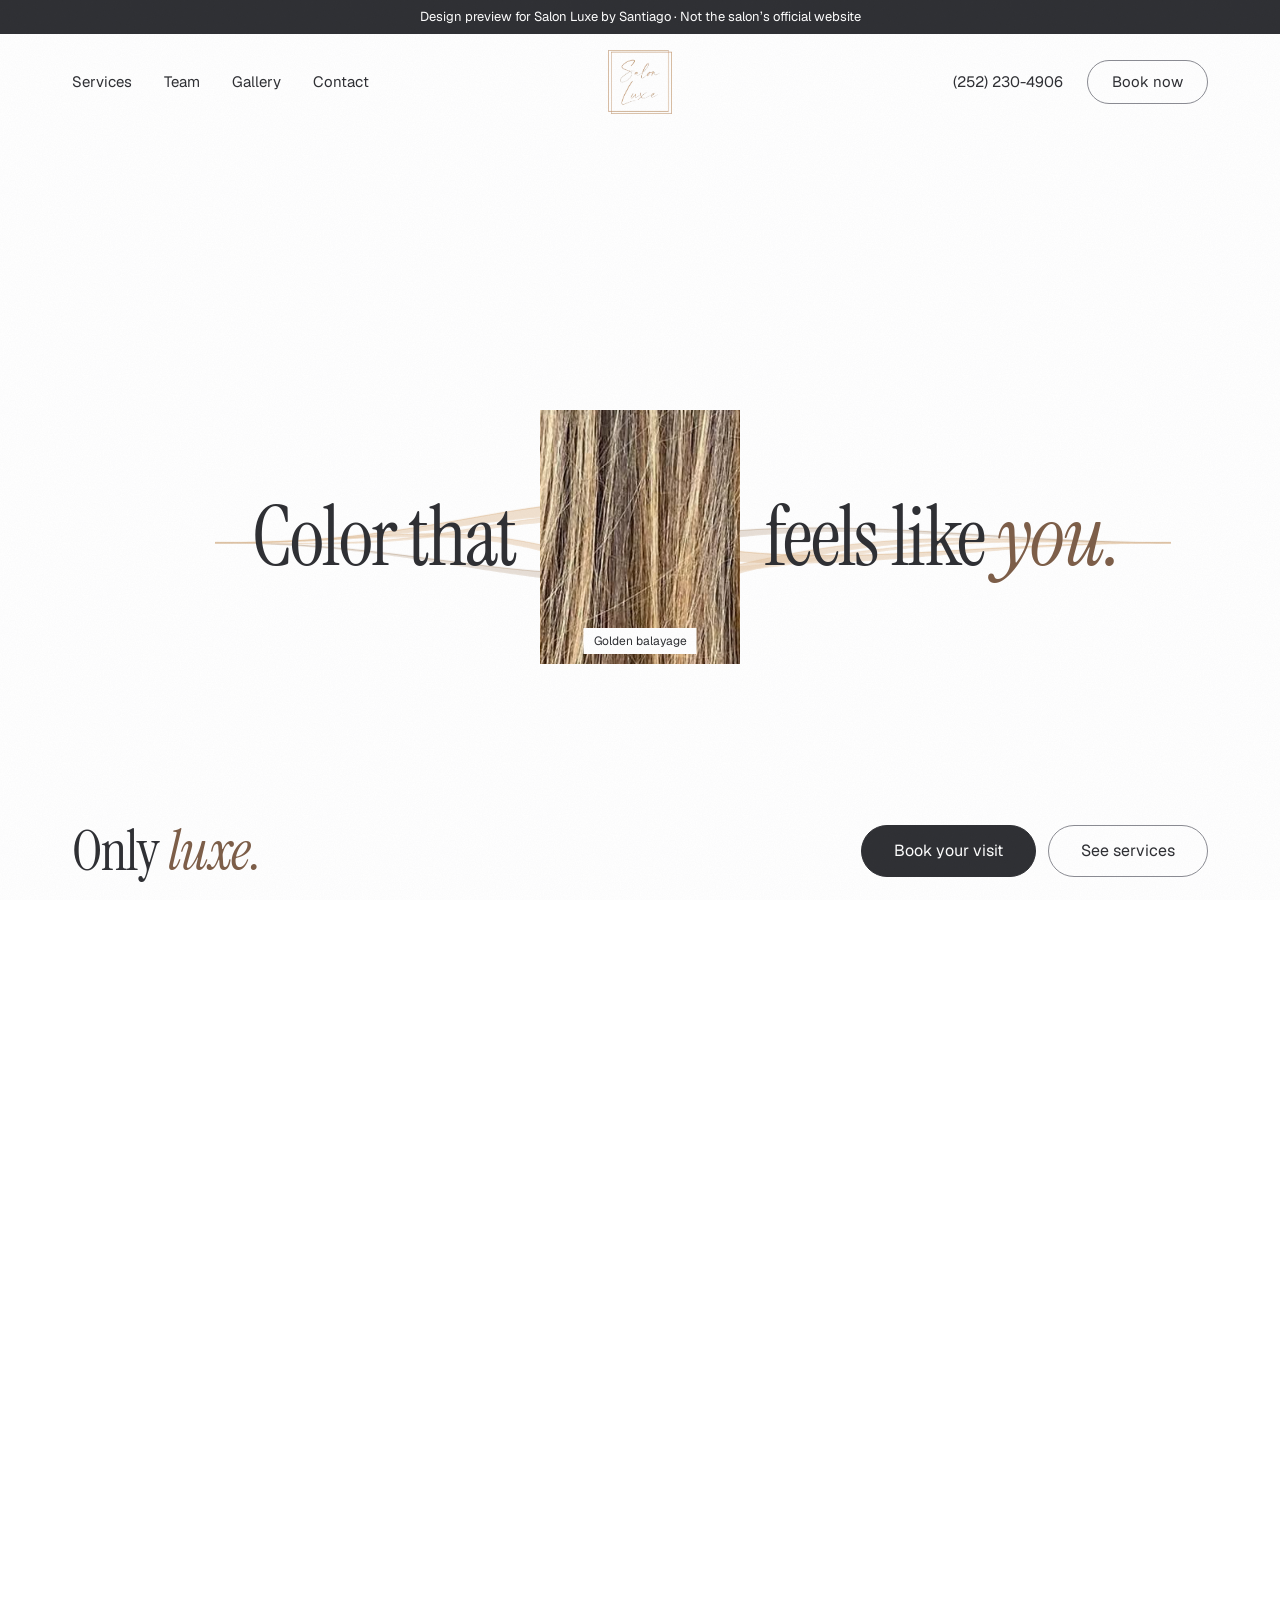
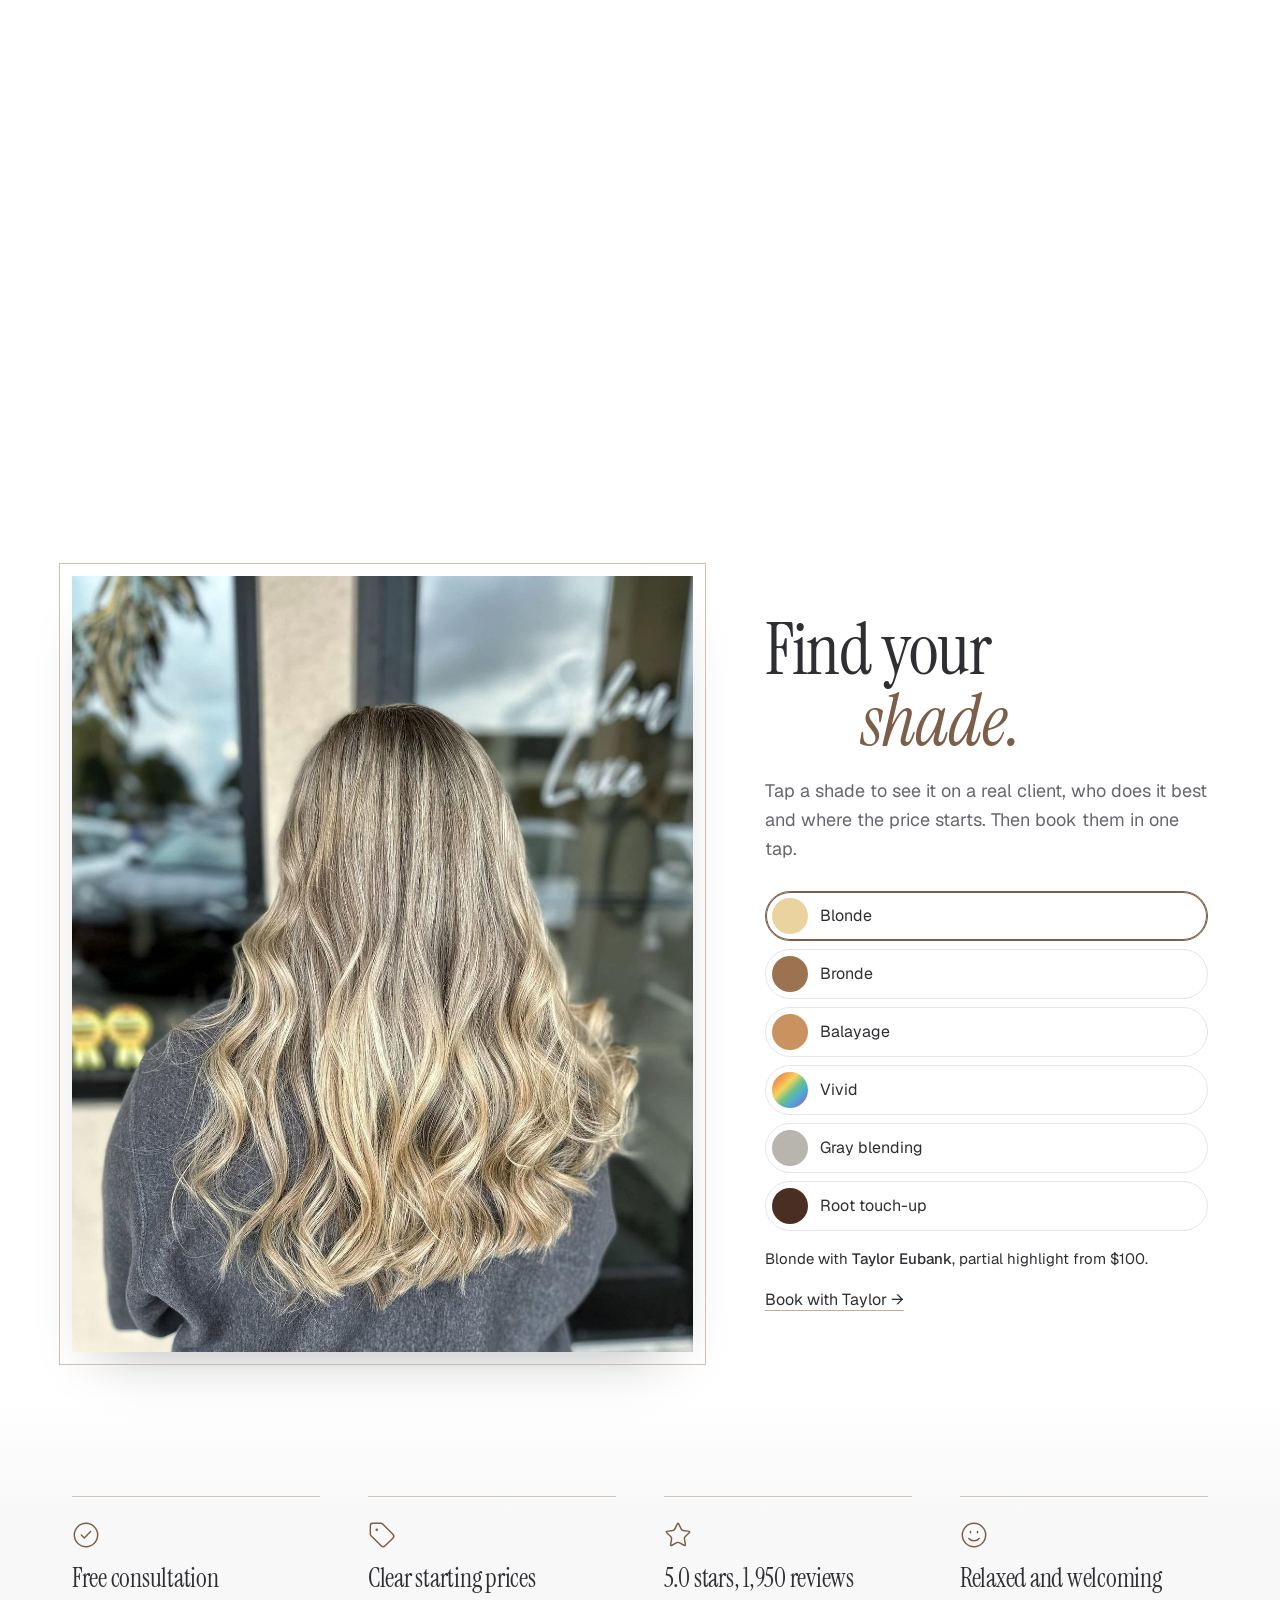
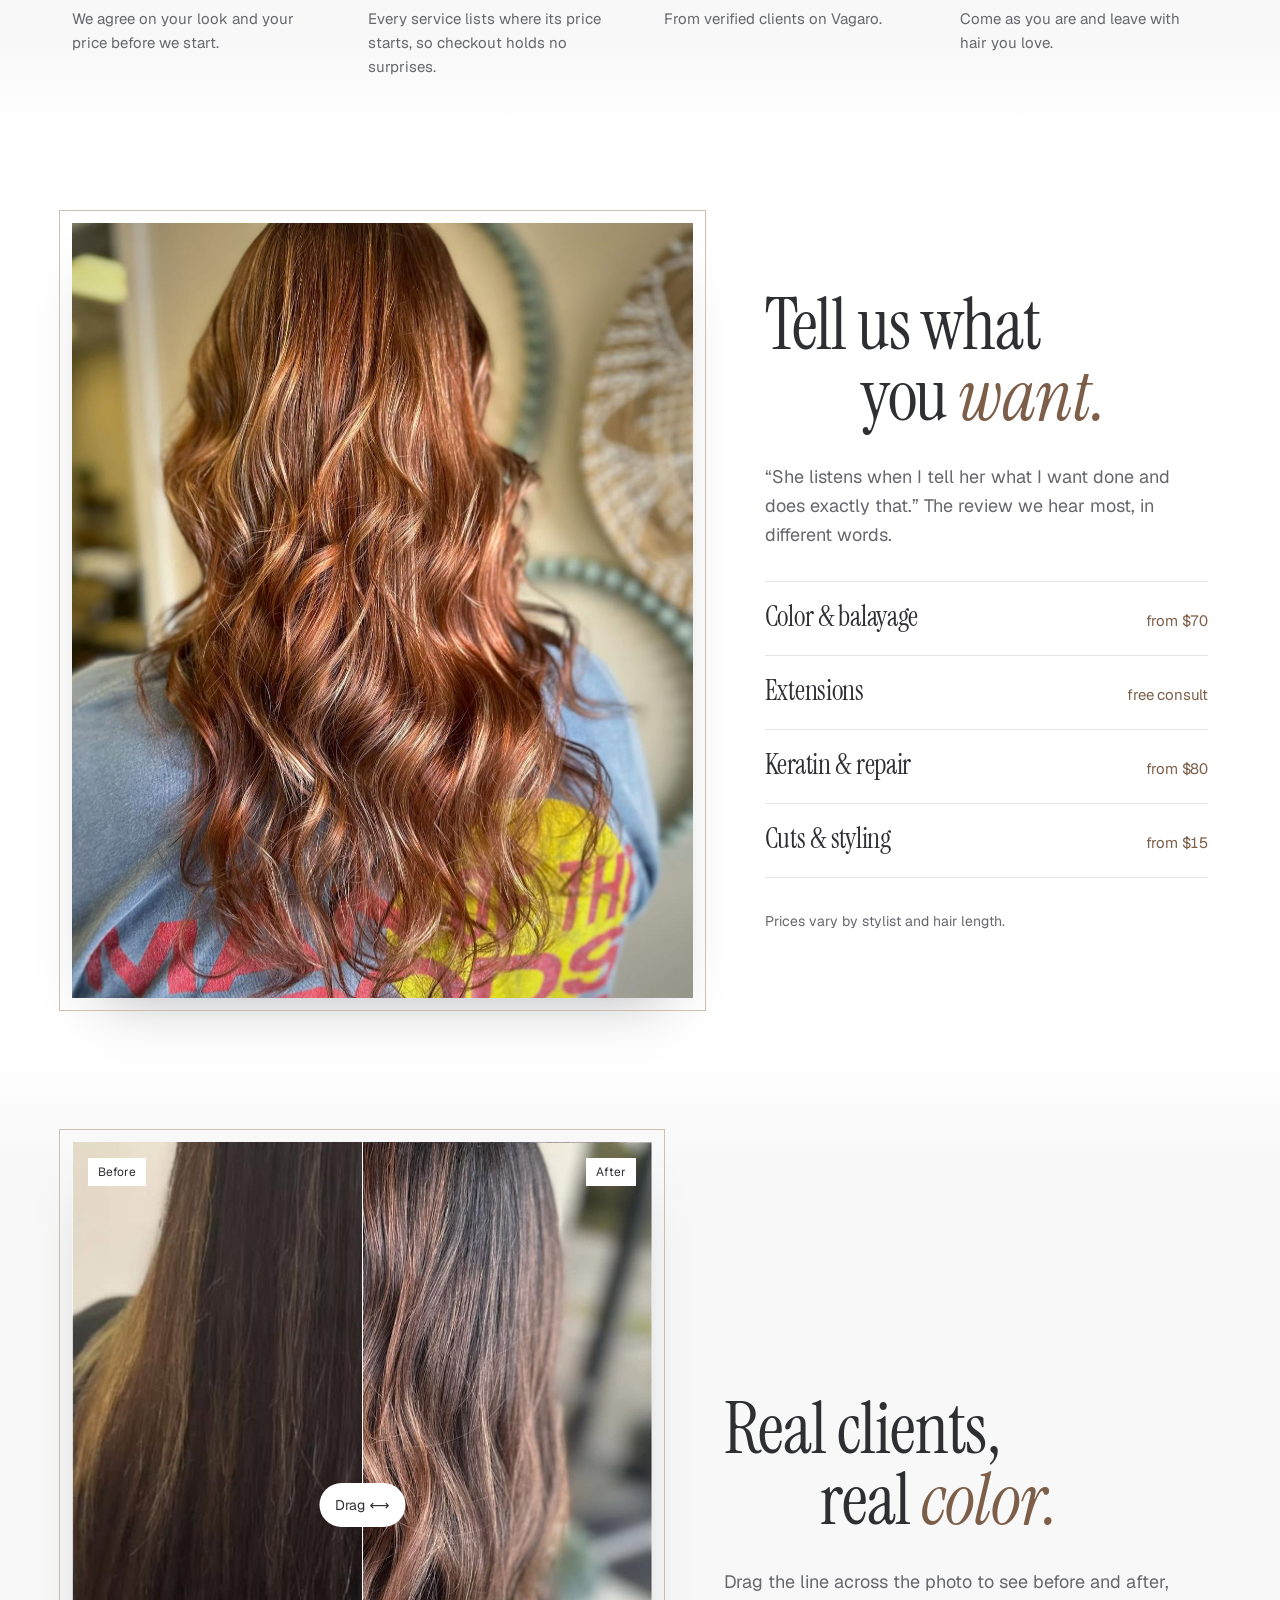
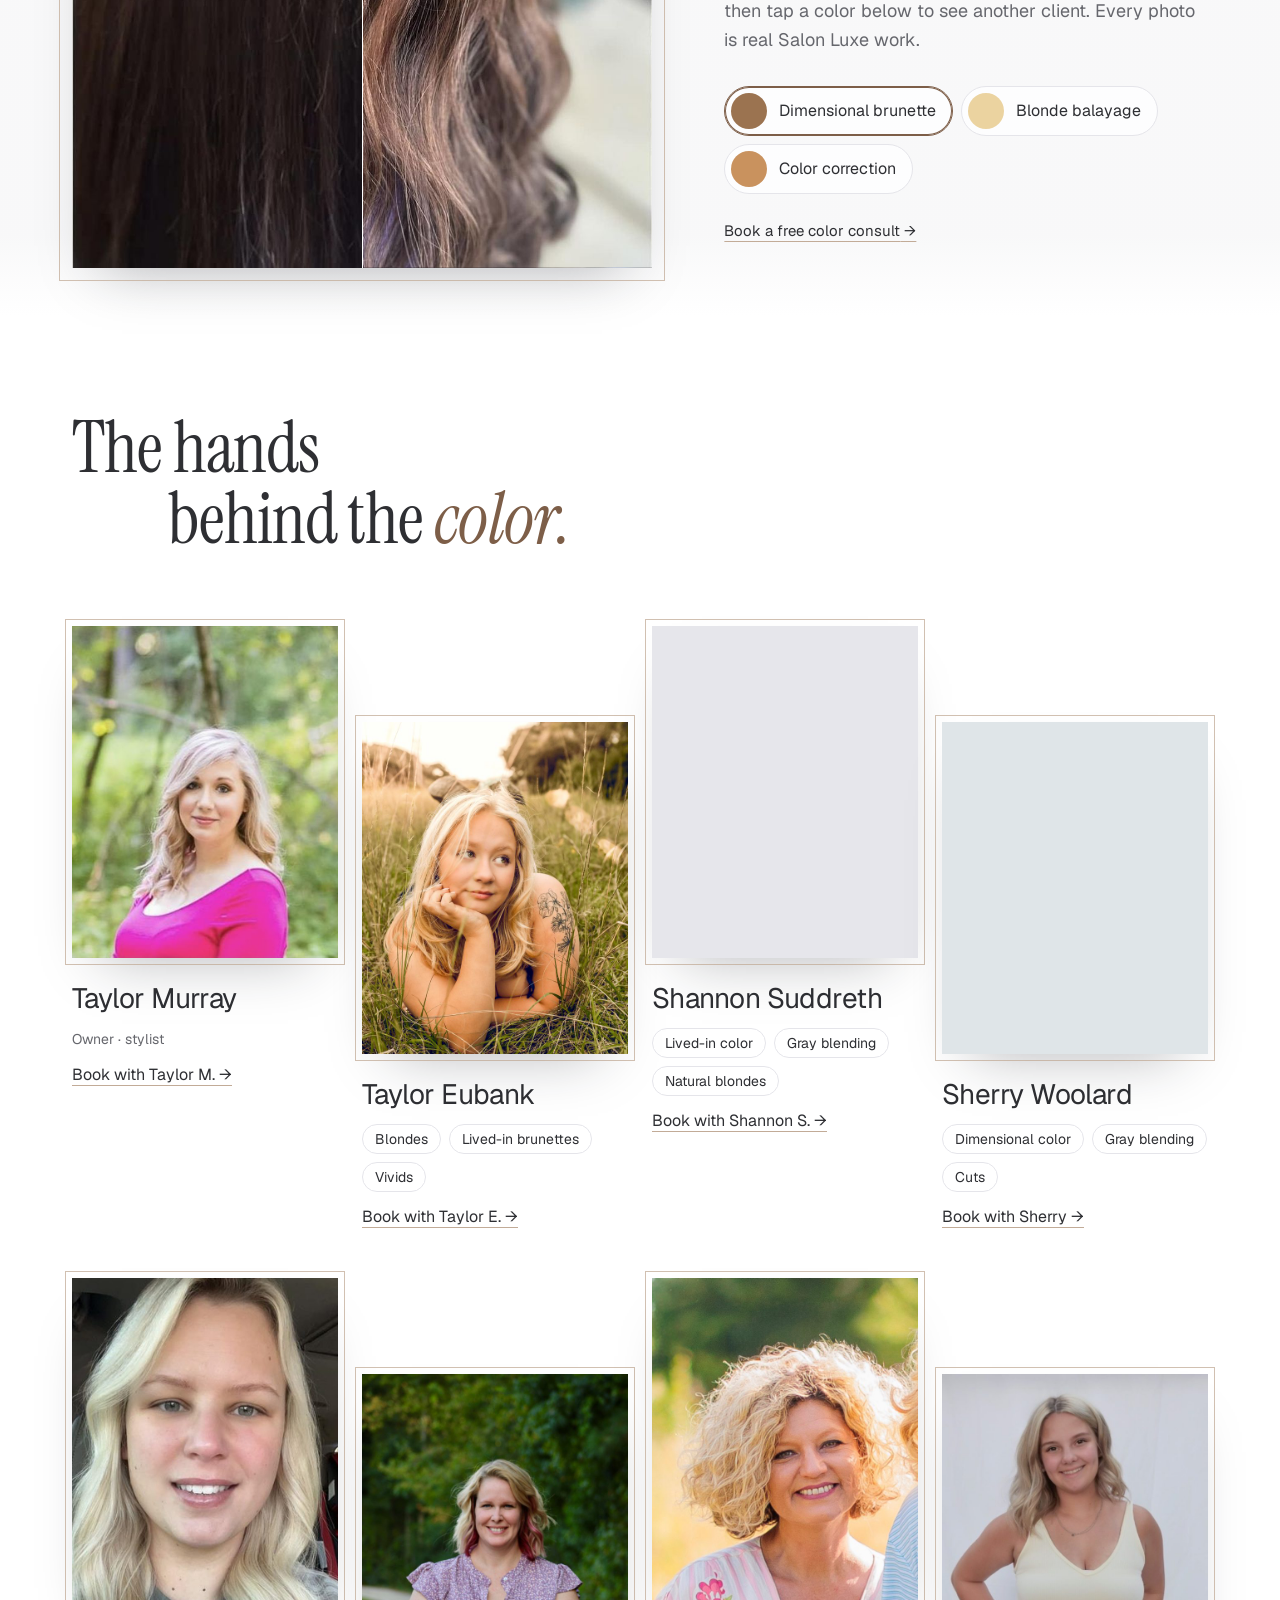
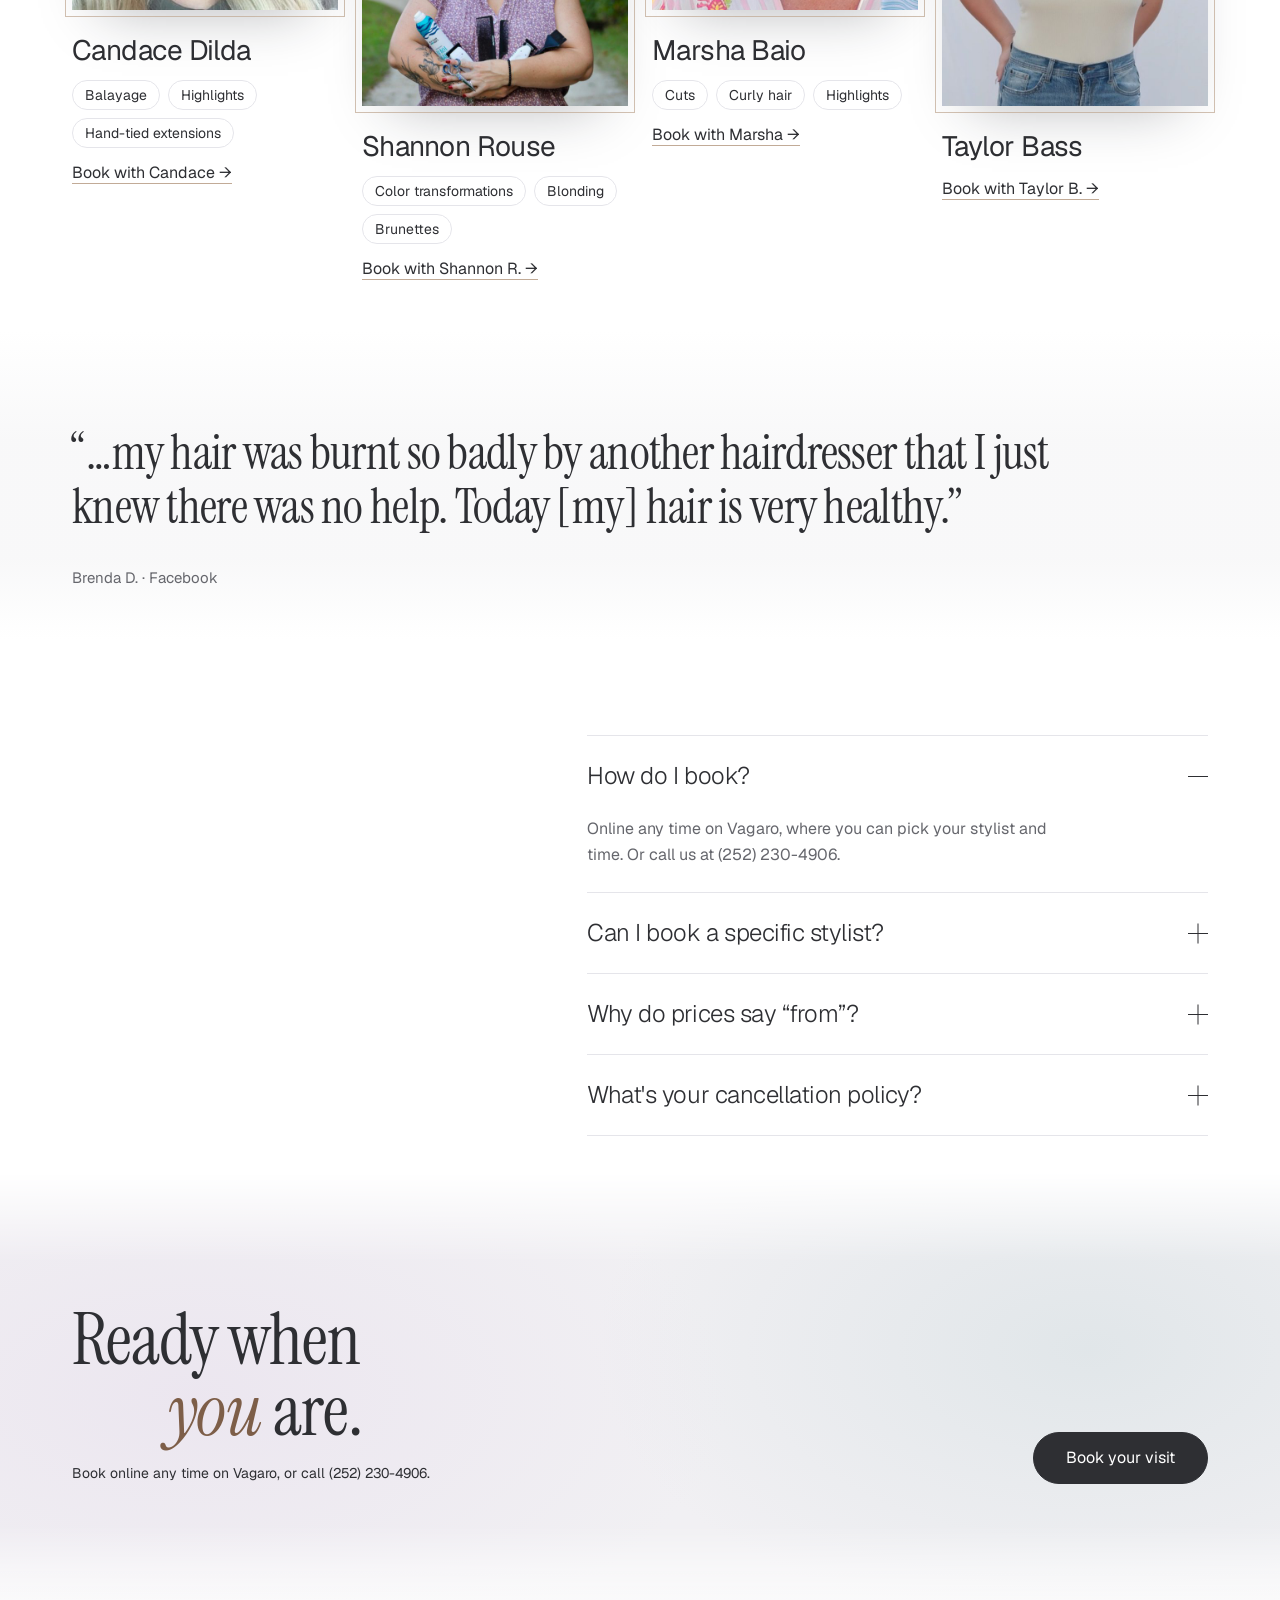
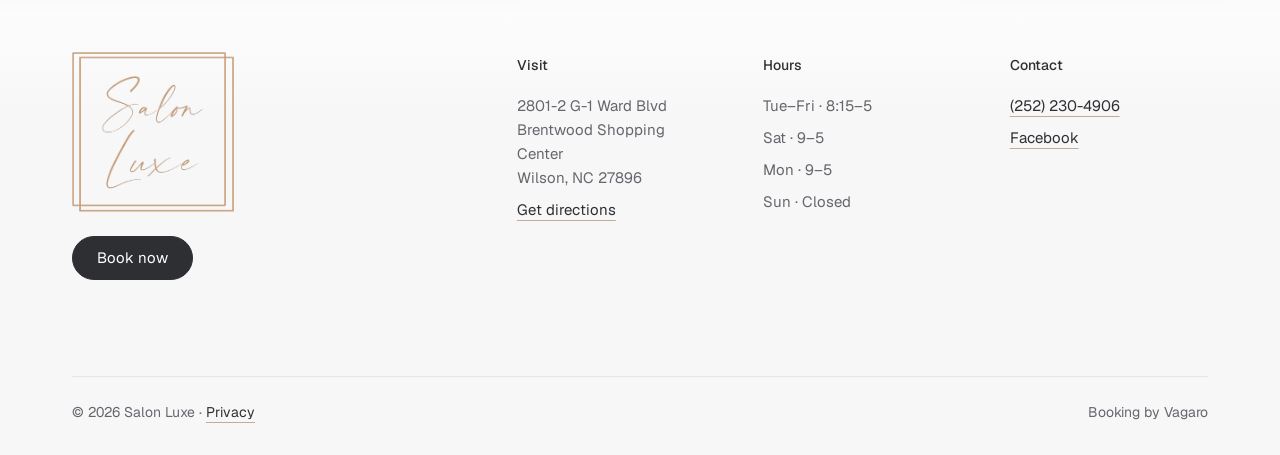
<file: index.html>
<!DOCTYPE html><html lang="en" class="Ur3q_a_variable"><head><meta charSet="utf-8"/><meta name="viewport" content="width=device-width, initial-scale=1"/><link rel="preload" href="nx/static/media/Geist_Variable-s.p.43azbxi7zpibd.woff2" as="font" crossorigin="" type="font/woff2"/><link rel="preload" href="media/logo.png" as="image"/><link rel="preload" as="image" href="media/work/hero-balayage.jpg" fetchPriority="high"/><link rel="stylesheet" href="nx/static/chunks/3ny6q5mf94sfk.css" data-precedence="next"/><link rel="preload" as="script" fetchPriority="low" href="nx/static/chunks/1r8o32q13stub.js"/><script src="nx/static/chunks/0dia8bfp_fmb0.js" async=""></script><script src="nx/static/chunks/3lbm-r_1xmrrq.js" async=""></script><script src="nx/static/chunks/turbopack-2u1d16houkiyo.js" async=""></script><script src="nx/static/chunks/30rw_yeeri_r9.js" async=""></script><script src="nx/static/chunks/2wji25gue1bzz.js" async=""></script><script src="nx/static/chunks/1sgwc1-v6kipu.js" async=""></script><meta name="theme-color" content="#ffffff"/><title>Salon Luxe · Hair color &amp; balayage in Wilson, NC</title><meta name="description" content="Wilson&#x27;s color salon. Balayage, blondes, gray blending, extensions and cuts with honest consultations and from-prices. Book online with Vagaro."/><meta name="robots" content="noindex, nofollow, nocache"/><meta name="googlebot" content="noindex, nofollow"/><link rel="canonical" href="https://www.salonluxewilson.com"/><meta property="og:title" content="Salon Luxe · Color that feels like you, only luxe."/><meta property="og:description" content="Wilson&#x27;s color salon in Brentwood Shopping Center. Book online any time."/><meta property="og:url" content="https://cavilmediapro.github.io/salon-luxe-preview/"/><meta property="og:site_name" content="Salon Luxe"/><meta property="og:locale" content="en_US"/><meta property="og:image" content="https://cavilmediapro.github.io/salon-luxe-preview/og.png"/><meta property="og:image:width" content="1200"/><meta property="og:image:height" content="630"/><meta property="og:image:alt" content="Salon Luxe logo"/><meta property="og:type" content="website"/><meta name="twitter:card" content="summary_large_image"/><meta name="twitter:title" content="Salon Luxe · Color that feels like you, only luxe."/><meta name="twitter:description" content="Wilson&#x27;s color salon in Brentwood Shopping Center. Book online any time."/><meta name="twitter:image" content="https://cavilmediapro.github.io/salon-luxe-preview/og.png"/><link rel="icon" href="favicon.ico?favicon.117ezoe8m31dk.ico" sizes="48x48" type="image/x-icon"/><meta name="next-size-adjust" content=""/><script src="nx/static/chunks/0cz1d0mv5g_q7.js" noModule=""></script></head><body><div hidden=""><!--$--><!--/$--></div><div class="sl-glows" aria-hidden="true"></div><a class="sl-skip" href="#main">Skip to content</a><div class="sl-demo-banner" role="note">Design preview for Salon Luxe by Santiago · Not the salon’s official website</div><div class="sl"><header class="sl-header sl-header--sticky"><div class="sl-container sl-header__inner"><nav class="sl-nav" aria-label="Main"><a href="services.html">Services</a><a href="team.html">Team</a><a href="gallery.html">Gallery</a><a href="contact.html">Contact</a></nav><a class="sl-wordmark" href="index.html" aria-label="Salon Luxe, home"><img src="media/logo.png" alt="" width="64" height="63" class="sl-logo"/></a><div class="sl-header__end"><a href="tel:+12522304906">(252) 230-4906</a><a class="sl-btn sl-btn--sm" href="https://www.vagaro.com/sl6r9c" target="_blank" rel="noopener">Book now</a><button type="button" aria-haspopup="dialog" aria-expanded="false" data-state="closed" class="sl-menu-btn" aria-label="Open menu"><svg xmlns="http://www.w3.org/2000/svg" width="24" height="24" viewBox="0 0 24 24" fill="none" stroke="currentColor" stroke-width="1.25" stroke-linecap="round" stroke-linejoin="round" class="lucide lucide-menu sl-icon" aria-hidden="true"><path d="M4 5h16"></path><path d="M4 12h16"></path><path d="M4 19h16"></path></svg></button></div></div></header><main id="main"><section class="sl-xhero" aria-labelledby="hero-title"><div class="sl-xhero__stage"><h1 class="sl-xhero__title" id="hero-title"><span class="sl-xhero__half sl-xhero__half--l"><span class="sl-xhero__ink"><canvas class="sl-ribbons sl-ribbons--l" aria-hidden="true"></canvas>Color that</span></span> <span class="sl-xhero__half sl-xhero__half--r"><span class="sl-xhero__ink"><canvas class="sl-ribbons sl-ribbons--r" aria-hidden="true"></canvas>feels like <em class="sl-accent">you.</em></span></span></h1><canvas class="sl-ribbons sl-ribbons--stage" aria-hidden="true"></canvas><div class="sl-xhero__media"><div class="sl-rotator"><img src="media/work/hero-balayage.jpg" alt="Golden balayage, finished at Salon Luxe" aria-hidden="false" width="1600" height="2008" decoding="async" fetchPriority="high" class="sl-rotator__img is-active" style="object-position:50% 40%"/><span class="sl-rotator__label" aria-live="off">Golden balayage</span></div></div><div class="sl-xhero__panel"><p class="sl-xhero__panel-title">Only <em class="sl-accent">luxe.</em></p><div class="sl-actions"><a class="sl-btn sl-btn--solid" href="https://www.vagaro.com/sl6r9c" target="_blank" rel="noopener">Book your visit</a><a class="sl-btn" href="#services">See services</a></div></div><span class="sl-xhero__hint" aria-hidden="true">Scroll ↓</span></div></section><section class="sl-section" id="shades" aria-labelledby="shades-title"><div class="sl-container sl-shadesec"><div class="sl-swap" style="position:relative"><div role="img" aria-label="Blonde hair color by Salon Luxe" style="position:absolute;inset:0;background:center / cover no-repeat url(media/work/shade-blonde.jpg);opacity:1"></div></div><div class="sl-shadesec__text"><h2 id="shades-title" class="sl-display-lg"><span class="sl-line" style="opacity:0;transform:translateY(0.35em)">Find your</span><span class="sl-line sl-line--indent" style="opacity:0;transform:translateY(0.35em)"><em class="sl-accent">shade.</em></span></h2><p class="sl-lead sl-shadesec__lead">Tap a shade to see it on a real client, who does it best and where the price starts. Then book them in one tap.</p><div class="sl-shades"><div dir="ltr" role="radiogroup" class="sl-shades__list" aria-label="Shades" tabindex="-1" style="outline:none"><button type="button" data-state="on" role="radio" aria-checked="true" class="sl-shade" tabindex="-1" data-radix-collection-item=""><span class="sl-shade__dot" style="background:var(--shade-blonde)" aria-hidden="true"></span>Blonde</button><button type="button" data-state="off" role="radio" aria-checked="false" class="sl-shade" tabindex="-1" data-radix-collection-item=""><span class="sl-shade__dot" style="background:var(--shade-bronde)" aria-hidden="true"></span>Bronde</button><button type="button" data-state="off" role="radio" aria-checked="false" class="sl-shade" tabindex="-1" data-radix-collection-item=""><span class="sl-shade__dot" style="background:var(--shade-balayage)" aria-hidden="true"></span>Balayage</button><button type="button" data-state="off" role="radio" aria-checked="false" class="sl-shade" tabindex="-1" data-radix-collection-item=""><span class="sl-shade__dot" style="background:linear-gradient(135deg, #e8556d, #f39a4c 20%, #f4d35e 38%, #6cc08b 55%, #4aa8d8 72%, #8a6fd0 88%, #c86bb8)" aria-hidden="true"></span>Vivid</button><button type="button" data-state="off" role="radio" aria-checked="false" class="sl-shade" tabindex="-1" data-radix-collection-item=""><span class="sl-shade__dot" style="background:var(--shade-gray)" aria-hidden="true"></span>Gray blending</button><button type="button" data-state="off" role="radio" aria-checked="false" class="sl-shade" tabindex="-1" data-radix-collection-item=""><span class="sl-shade__dot" style="background:var(--shade-root)" aria-hidden="true"></span>Root touch-up</button></div><p class="sl-shades__result" aria-live="polite">Blonde<!-- --> with <strong style="font-weight:500">Taylor Eubank</strong>, <!-- -->partial highlight from $100<!-- -->.</p><a class="sl-link sl-link--arrow" href="https://www.vagaro.com/sl6r9c" target="_blank" rel="noopener">Book with <!-- -->Taylor</a></div></div></div></section><section class="sl-section" aria-label="Why Salon Luxe"><div class="sl-container sl-values"><div class="sl-value" style="opacity:0;filter:blur(0px);transform:translateY(20px)"><svg xmlns="http://www.w3.org/2000/svg" width="24" height="24" viewBox="0 0 24 24" fill="none" stroke="currentColor" stroke-width="1.25" stroke-linecap="round" stroke-linejoin="round" class="lucide lucide-circle-check lucide-check-circle-2 sl-icon" aria-hidden="true"><circle cx="12" cy="12" r="10"></circle><path d="m16 9-5.5 5.5L8 12"></path></svg><strong>Free consultation</strong><p>We agree on your look and your price before we start.</p></div><div class="sl-value" style="opacity:0;filter:blur(0px);transform:translateY(20px)"><svg xmlns="http://www.w3.org/2000/svg" width="24" height="24" viewBox="0 0 24 24" fill="none" stroke="currentColor" stroke-width="1.25" stroke-linecap="round" stroke-linejoin="round" class="lucide lucide-tag sl-icon" aria-hidden="true"><path d="M12.586 2.586A2 2 0 0 0 11.172 2H4a2 2 0 0 0-2 2v7.172a2 2 0 0 0 .586 1.414l8.704 8.704a2.426 2.426 0 0 0 3.42 0l6.58-6.58a2.426 2.426 0 0 0 0-3.42z"></path><circle cx="7.5" cy="7.5" r=".5" fill="currentColor"></circle></svg><strong>Clear starting prices</strong><p>Every service lists where its price starts, so checkout holds no surprises.</p></div><div class="sl-value" style="opacity:0;filter:blur(0px);transform:translateY(20px)"><svg xmlns="http://www.w3.org/2000/svg" width="24" height="24" viewBox="0 0 24 24" fill="none" stroke="currentColor" stroke-width="1.25" stroke-linecap="round" stroke-linejoin="round" class="lucide lucide-star sl-icon" aria-hidden="true"><path d="M11.525 2.295a.53.53 0 0 1 .95 0l2.31 4.679a2.123 2.123 0 0 0 1.595 1.16l5.166.756a.53.53 0 0 1 .294.904l-3.736 3.638a2.123 2.123 0 0 0-.611 1.878l.882 5.14a.53.53 0 0 1-.771.56l-4.618-2.428a2.122 2.122 0 0 0-1.973 0L6.396 21.01a.53.53 0 0 1-.77-.56l.881-5.139a2.122 2.122 0 0 0-.611-1.879L2.16 9.795a.53.53 0 0 1 .294-.906l5.165-.755a2.122 2.122 0 0 0 1.597-1.16z"></path></svg><strong>5.0 stars, 1,950 reviews</strong><p>From verified clients on Vagaro.</p></div><div class="sl-value" style="opacity:0;filter:blur(0px);transform:translateY(20px)"><svg xmlns="http://www.w3.org/2000/svg" width="24" height="24" viewBox="0 0 24 24" fill="none" stroke="currentColor" stroke-width="1.25" stroke-linecap="round" stroke-linejoin="round" class="lucide lucide-face-slightly-smiling lucide-smile sl-icon" aria-hidden="true"><path d="M15 10V9"></path><path d="M16.472 15a6 6 0 01-8.943 0"></path><path d="M9 10V9"></path><circle cx="12" cy="12" r="10"></circle></svg><strong>Relaxed and welcoming</strong><p>Come as you are and leave with hair you love.</p></div></div></section><section class="sl-section" id="services" aria-labelledby="services-title"><div class="sl-container sl-split"><div class="sl-media" style="aspect-ratio:4 / 5;overflow:hidden;opacity:0;filter:blur(4px);transform:translateY(20px)"><img src="media/work/services-copper.jpg" alt="Copper balayage with loose waves, finished at Salon Luxe" width="1200" height="1635" loading="lazy" decoding="async" style="width:100%;height:100%;object-fit:cover;display:block"/></div><div class="sl-split__text"><h2 id="services-title" class="sl-display-lg"><span class="sl-line" style="opacity:0;transform:translateY(0.35em)">Tell us what</span><span class="sl-line sl-line--indent" style="opacity:0;transform:translateY(0.35em)">you <em class="sl-accent">want.</em></span></h2><p class="sl-lead">“<!-- -->She listens when I tell her what I want done and does exactly that.<!-- -->” The review we hear most, in different words.</p><nav class="sl-rows" aria-label="Services"><a class="sl-row" href="services.html#color"><span>Color &amp; balayage</span><span class="sl-row__meta">from $70</span></a><a class="sl-row" href="services.html#extensions"><span>Extensions</span><span class="sl-row__meta">free consult</span></a><a class="sl-row" href="services.html#treatments"><span>Keratin &amp; repair</span><span class="sl-row__meta">from $80</span></a><a class="sl-row" href="services.html#cuts"><span>Cuts &amp; styling</span><span class="sl-row__meta">from $15</span></a></nav><p class="sl-small">Prices vary by stylist and hair length.</p></div></div></section><section class="sl-section" id="transformations" aria-labelledby="transformations-title"><div class="sl-container sl-ba-layout"><div class="sl-ba" style="--pos:50%"><img class="sl-ba__img" src="media/work/ba-brunette-before.jpg" alt="Before: flat, one-tone dark brown hair, straight" loading="lazy" decoding="async" draggable="false"/><img class="sl-ba__img sl-ba__after" src="media/work/ba-brunette-after.jpg" alt="After: dimensional brunette with soft caramel ribbons, loose waves" loading="lazy" decoding="async" draggable="false"/><span class="sl-ba__label sl-ba__label--before">Before</span><span class="sl-ba__label sl-ba__label--after">After</span><button type="button" class="sl-ba__handle" role="slider" aria-label="Compare before and after: Dimensional brunette" aria-valuemin="0" aria-valuemax="100" aria-valuenow="50"><span class="sl-ba__knob" aria-hidden="true">Drag ⟷</span></button></div><div class="sl-ba__side"><h2 id="transformations-title" class="sl-display-lg"><span class="sl-line" style="opacity:0;transform:translateY(0.35em)">Real clients,</span><span class="sl-line sl-line--indent" style="opacity:0;transform:translateY(0.35em)">real <em class="sl-accent">color.</em></span></h2><p class="sl-lead">Drag the line across the photo to see before and after, then tap a color below to see another client. Every photo is real Salon Luxe work.</p><div class="sl-ba__controls"><div class="sl-ba__pills" role="group" aria-label="Transformations"><button type="button" class="sl-shade" aria-pressed="true"><span class="sl-shade__dot" style="background:var(--shade-bronde)" aria-hidden="true"></span>Dimensional brunette</button><button type="button" class="sl-shade" aria-pressed="false"><span class="sl-shade__dot" style="background:var(--shade-blonde)" aria-hidden="true"></span>Blonde balayage</button><button type="button" class="sl-shade" aria-pressed="false"><span class="sl-shade__dot" style="background:var(--shade-balayage)" aria-hidden="true"></span>Color correction</button></div><div class="sl-ba__meta"><a class="sl-link sl-link--arrow" href="https://www.vagaro.com/sl6r9c" target="_blank" rel="noopener">Book a free color consult</a></div></div></div></div></section><section class="sl-section" id="team" aria-labelledby="team-title"><div class="sl-container"><h2 id="team-title" class="sl-display-lg"><span class="sl-line" style="opacity:0;transform:translateY(0.35em)">The hands</span><span class="sl-line sl-line--indent" style="opacity:0;transform:translateY(0.35em)">behind the <em class="sl-accent">color.</em></span></h2><div class="sl-team" style="margin-top:72px"><div class="sl-stylist" style="opacity:0;filter:blur(4px);transform:translateY(20px)"><div class="sl-media"><img src="media/team/taylor-murray.jpg" alt="Taylor Murray, stylist at Salon Luxe" width="640" height="800" loading="lazy" decoding="async" style="width:100%;height:100%;object-fit:cover;display:block"/></div><h3 class="sl-h2">Taylor Murray</h3><p class="sl-small">Owner · stylist</p><a class="sl-link sl-link--arrow" href="https://www.vagaro.com/sl6r9c" target="_blank" rel="noopener">Book with <!-- -->Taylor M.</a></div><div class="sl-stylist" style="opacity:0;filter:blur(4px);transform:translateY(20px)"><div class="sl-media sl-media--sand"><img src="media/team/taylor-eubank.jpg" alt="Taylor Eubank, stylist at Salon Luxe" width="640" height="800" loading="lazy" decoding="async" style="width:100%;height:100%;object-fit:cover;display:block"/></div><h3 class="sl-h2">Taylor Eubank</h3><ul class="sl-tags" aria-label="Specialties"><li class="sl-tag">Blondes</li><li class="sl-tag">Lived-in brunettes</li><li class="sl-tag">Vivids</li></ul><a class="sl-link sl-link--arrow" href="https://www.vagaro.com/sl6r9c" target="_blank" rel="noopener">Book with <!-- -->Taylor E.</a></div><div class="sl-stylist" style="opacity:0;filter:blur(4px);transform:translateY(20px)"><div class="sl-media"><img src="media/team/shannon-suddreth.jpg" alt="Shannon Suddreth, stylist at Salon Luxe" width="640" height="800" loading="lazy" decoding="async" style="width:100%;height:100%;object-fit:cover;display:block"/></div><h3 class="sl-h2">Shannon Suddreth</h3><ul class="sl-tags" aria-label="Specialties"><li class="sl-tag">Lived-in color</li><li class="sl-tag">Gray blending</li><li class="sl-tag">Natural blondes</li></ul><a class="sl-link sl-link--arrow" href="https://www.vagaro.com/sl6r9c" target="_blank" rel="noopener">Book with <!-- -->Shannon S.</a></div><div class="sl-stylist" style="opacity:0;filter:blur(4px);transform:translateY(20px)"><div class="sl-media sl-media--sand"><img src="media/team/sherry-woolard.jpg" alt="Sherry Woolard, stylist at Salon Luxe" width="640" height="800" loading="lazy" decoding="async" style="width:100%;height:100%;object-fit:cover;display:block"/></div><h3 class="sl-h2">Sherry Woolard</h3><ul class="sl-tags" aria-label="Specialties"><li class="sl-tag">Dimensional color</li><li class="sl-tag">Gray blending</li><li class="sl-tag">Cuts</li></ul><a class="sl-link sl-link--arrow" href="https://www.vagaro.com/sl6r9c" target="_blank" rel="noopener">Book with <!-- -->Sherry</a></div><div class="sl-stylist" style="opacity:0;filter:blur(4px);transform:translateY(20px)"><div class="sl-media"><img src="media/team/candace-dilda.jpg" alt="Candace Dilda, stylist at Salon Luxe" width="640" height="800" loading="lazy" decoding="async" style="width:100%;height:100%;object-fit:cover;display:block"/></div><h3 class="sl-h2">Candace Dilda</h3><ul class="sl-tags" aria-label="Specialties"><li class="sl-tag">Balayage</li><li class="sl-tag">Highlights</li><li class="sl-tag">Hand-tied extensions</li></ul><a class="sl-link sl-link--arrow" href="https://www.vagaro.com/sl6r9c" target="_blank" rel="noopener">Book with <!-- -->Candace</a></div><div class="sl-stylist" style="opacity:0;filter:blur(4px);transform:translateY(20px)"><div class="sl-media sl-media--sand"><img src="media/team/shannon-rouse.jpg" alt="Shannon Rouse, stylist at Salon Luxe" width="640" height="800" loading="lazy" decoding="async" style="width:100%;height:100%;object-fit:cover;display:block"/></div><h3 class="sl-h2">Shannon Rouse</h3><ul class="sl-tags" aria-label="Specialties"><li class="sl-tag">Color transformations</li><li class="sl-tag">Blonding</li><li class="sl-tag">Brunettes</li></ul><a class="sl-link sl-link--arrow" href="https://www.vagaro.com/sl6r9c" target="_blank" rel="noopener">Book with <!-- -->Shannon R.</a></div><div class="sl-stylist" style="opacity:0;filter:blur(4px);transform:translateY(20px)"><div class="sl-media"><img src="media/team/marsha-baio.jpg" alt="Marsha Baio, stylist at Salon Luxe" width="640" height="800" loading="lazy" decoding="async" style="width:100%;height:100%;object-fit:cover;display:block"/></div><h3 class="sl-h2">Marsha Baio</h3><ul class="sl-tags" aria-label="Specialties"><li class="sl-tag">Cuts</li><li class="sl-tag">Curly hair</li><li class="sl-tag">Highlights</li></ul><a class="sl-link sl-link--arrow" href="https://www.vagaro.com/sl6r9c" target="_blank" rel="noopener">Book with <!-- -->Marsha</a></div><div class="sl-stylist" style="opacity:0;filter:blur(4px);transform:translateY(20px)"><div class="sl-media sl-media--sand"><img src="media/team/taylor-bass.jpg" alt="Taylor Bass, stylist at Salon Luxe" width="640" height="800" loading="lazy" decoding="async" style="width:100%;height:100%;object-fit:cover;display:block"/></div><h3 class="sl-h2">Taylor Bass</h3><a class="sl-link sl-link--arrow" href="https://www.vagaro.com/sl6r9c" target="_blank" rel="noopener">Book with <!-- -->Taylor B.</a></div></div></div></section><section class="sl-section" aria-label="What clients say"><div class="sl-container"><figure class="sl-quote"><blockquote>“<!-- -->…my hair was burnt so badly by another hairdresser that I just knew there was no help. Today [my] hair is very healthy.<!-- -->”</blockquote><figcaption>Brenda D. · Facebook</figcaption></figure></div></section><section class="sl-section" id="faq" aria-labelledby="faq-title"><div class="sl-container sl-faqsec"><h2 id="faq-title" class="sl-display-lg"><span class="sl-line" style="opacity:0;transform:translateY(0.35em)">Good</span><span class="sl-line sl-line--indent" style="opacity:0;transform:translateY(0.35em)"><em class="sl-accent">questions.</em></span></h2><div class="sl-faq" data-orientation="vertical"><div data-state="open" data-orientation="vertical" class="sl-faq__item"><h3 style="margin:0" data-orientation="vertical" data-state="open"><button type="button" aria-controls="radix-_R_16ginpb_" aria-expanded="true" data-state="open" data-orientation="vertical" id="radix-_R_6ginpb_" class="sl-faq__trigger" data-radix-collection-item="">How do I book?<span class="sl-faq__icon" aria-hidden="true"></span></button></h3><div data-state="open" id="radix-_R_16ginpb_" role="region" aria-labelledby="radix-_R_6ginpb_" data-orientation="vertical" class="sl-faq__content sl-faq__panel" style="--radix-accordion-content-height:var(--radix-collapsible-content-height);--radix-accordion-content-width:var(--radix-collapsible-content-width)">Online any time on Vagaro, where you can pick your stylist and time. Or call us at (252) 230-4906.</div></div><div data-state="closed" data-orientation="vertical" class="sl-faq__item"><h3 style="margin:0" data-orientation="vertical" data-state="closed"><button type="button" aria-expanded="false" data-state="closed" data-orientation="vertical" id="radix-_R_aginpb_" class="sl-faq__trigger" data-radix-collection-item="">Can I book a specific stylist?<span class="sl-faq__icon" aria-hidden="true"></span></button></h3><div data-state="closed" id="radix-_R_1aginpb_" hidden="" role="region" aria-labelledby="radix-_R_aginpb_" data-orientation="vertical" class="sl-faq__content sl-faq__panel" style="--radix-accordion-content-height:var(--radix-collapsible-content-height);--radix-accordion-content-width:var(--radix-collapsible-content-width)"></div></div><div data-state="closed" data-orientation="vertical" class="sl-faq__item"><h3 style="margin:0" data-orientation="vertical" data-state="closed"><button type="button" aria-expanded="false" data-state="closed" data-orientation="vertical" id="radix-_R_eginpb_" class="sl-faq__trigger" data-radix-collection-item="">Why do prices say “from”?<span class="sl-faq__icon" aria-hidden="true"></span></button></h3><div data-state="closed" id="radix-_R_1eginpb_" hidden="" role="region" aria-labelledby="radix-_R_eginpb_" data-orientation="vertical" class="sl-faq__content sl-faq__panel" style="--radix-accordion-content-height:var(--radix-collapsible-content-height);--radix-accordion-content-width:var(--radix-collapsible-content-width)"></div></div><div data-state="closed" data-orientation="vertical" class="sl-faq__item"><h3 style="margin:0" data-orientation="vertical" data-state="closed"><button type="button" aria-expanded="false" data-state="closed" data-orientation="vertical" id="radix-_R_iginpb_" class="sl-faq__trigger" data-radix-collection-item="">What&#x27;s your cancellation policy?<span class="sl-faq__icon" aria-hidden="true"></span></button></h3><div data-state="closed" id="radix-_R_1iginpb_" hidden="" role="region" aria-labelledby="radix-_R_iginpb_" data-orientation="vertical" class="sl-faq__content sl-faq__panel" style="--radix-accordion-content-height:var(--radix-collapsible-content-height);--radix-accordion-content-width:var(--radix-collapsible-content-width)"></div></div></div></div></section><section class="sl-section" aria-labelledby="band-title"><div class="sl-band"><div class="sl-container sl-band__inner"><div><h2 id="band-title" class="sl-display-lg"><span class="sl-line" style="opacity:0;transform:translateY(0.35em)">Ready when</span><span class="sl-line sl-line--indent" style="opacity:0;transform:translateY(0.35em)"><em class="sl-accent">you</em> are.</span></h2><p class="sl-small">Book online any time on Vagaro, or call <!-- -->(252) 230-4906<!-- -->.</p></div><a class="sl-btn sl-btn--solid" href="https://www.vagaro.com/sl6r9c" target="_blank" rel="noopener">Book your visit</a></div></div></section></main><footer class="sl-footer"><div class="sl-container"><div class="sl-footer__grid"><div class="sl-footer__brand"><img src="media/logo.png" alt="Salon Luxe" width="160" height="158" class="sl-logo sl-logo--footer"/><div><a class="sl-btn sl-btn--solid sl-btn--sm" href="https://www.vagaro.com/sl6r9c" target="_blank" rel="noopener">Book now</a></div></div><div><h2>Visit</h2><address>2801-2 G-1 Ward Blvd<br/>Brentwood Shopping Center<br/>Wilson<!-- -->, <!-- -->NC<!-- --> <!-- -->27896</address><ul style="margin-top:8px"><li><a class="sl-link" href="https://www.google.com/maps/search/?api=1&amp;query=Salon+Luxe+2801+Ward+Blvd+Wilson+NC" target="_blank" rel="noopener">Get directions</a></li></ul></div><div><h2>Hours</h2><ul><li>Tue–Fri<!-- --> · <!-- -->8:15–5</li><li>Sat<!-- --> · <!-- -->9–5</li><li>Mon<!-- --> · <!-- -->9–5</li><li>Sun<!-- --> · <!-- -->Closed</li></ul></div><div><h2>Contact</h2><ul><li><a class="sl-link" href="tel:+12522304906">(252) 230-4906</a></li><li><a class="sl-link" href="https://www.facebook.com/salonluxewilson" target="_blank" rel="noopener">Facebook</a></li></ul></div></div><div class="sl-footer__bottom"><p class="sl-small">© <!-- -->2026<!-- --> Salon Luxe · <a class="sl-link" href="privacy.html">Privacy</a></p><p class="sl-small">Booking by Vagaro</p></div></div></footer><div class="sl-bookbar sl-bookbar--fixed"><a class="sl-btn sl-btn--sm" href="tel:+12522304906">Call</a><a class="sl-btn sl-btn--solid sl-btn--sm" href="https://www.vagaro.com/sl6r9c" target="_blank" rel="noopener">Book now</a></div><script type="application/ld+json">[{"@context":"https://schema.org","@type":"HairSalon","name":"Salon Luxe","url":"https://www.salonluxewilson.com","telephone":"+1-252-230-4906","priceRange":"$$","address":{"@type":"PostalAddress","streetAddress":"2801-2 G-1 Ward Blvd","addressLocality":"Wilson","addressRegion":"NC","postalCode":"27896","addressCountry":"US"},"openingHoursSpecification":[{"@type":"OpeningHoursSpecification","dayOfWeek":["https://schema.org/Tuesday","https://schema.org/Wednesday","https://schema.org/Thursday","https://schema.org/Friday"],"opens":"08:15","closes":"17:00"},{"@type":"OpeningHoursSpecification","dayOfWeek":["https://schema.org/Saturday"],"opens":"09:00","closes":"17:00"},{"@type":"OpeningHoursSpecification","dayOfWeek":["https://schema.org/Monday"],"opens":"09:00","closes":"17:00"}],"sameAs":["https://www.facebook.com/salonluxewilson"],"potentialAction":{"@type":"ReserveAction","target":"https://www.vagaro.com/sl6r9c"}},{"@context":"https://schema.org","@type":"FAQPage","mainEntity":[{"@type":"Question","name":"How do I book?","acceptedAnswer":{"@type":"Answer","text":"Online any time on Vagaro, where you can pick your stylist and time. Or call us at (252) 230-4906."}},{"@type":"Question","name":"Can I book a specific stylist?","acceptedAnswer":{"@type":"Answer","text":"Yes. Every stylist has their own booking link, and the shade picker points you to the right one."}},{"@type":"Question","name":"Why do prices say “from”?","acceptedAnswer":{"@type":"Answer","text":"Prices vary by stylist and hair length."}},{"@type":"Question","name":"What's your cancellation policy?","acceptedAnswer":{"@type":"Answer","text":"Please cancel at least 24 hours ahead. Later cancellations are charged 50% of the appointment, and no-call no-shows 100%. There’s a 15-minute grace period; after that your slot may be given up, so plan your travel time."}}]}]</script></div><!--$--><!--/$--><script id="_R_">(globalThis["TURBOPACK"] || (globalThis["TURBOPACK"] = [])).push({"otherChunks":["static/chunks/1r8o32q13stub.js","static/chunks/0dia8bfp_fmb0.js","static/chunks/3lbm-r_1xmrrq.js"],"runtimeModuleIds":[94553]});</script><script src="nx/static/chunks/1r8o32q13stub.js" async=""></script><script>(self.__next_f=self.__next_f||[]).push([0])</script><script>self.__next_f.push([1,"1:\"$Sreact.fragment\"\n2:\"nx/static/chunks/30rw_yeeri_r9.js\"\n3:I[30605,[\"$2\"],\"PageGlow\"]\n4:I[39756,[\"$2\"],\"default\"]\n5:I[37457,[\"$2\"],\"default\"]\n7:\"nx/static/chunks/2wji25gue1bzz.js\"\n8:\"nx/static/chunks/1sgwc1-v6kipu.js\"\n9:I[76893,[\"$2\",\"$7\",\"$8\"],\"Header\"]\na:I[33079,[\"$2\",\"$7\",\"$8\"],\"HeroRibbons\"]\nb:I[73931,[\"$2\",\"$7\",\"$8\"],\"HeroRotator\"]\nc:I[48648,[\"$2\",\"$7\",\"$8\"],\"TrackedLink\"]\nd:I[20865,[\"$2\",\"$7\",\"$8\"],\"ShadeSection\"]\ne:I[17195,[\"$2\",\"$7\",\"$8\"],\"BlurFade\"]\nf:I[5014,[\"$2\",\"$7\",\"$8\"],\"default\"]\n1e:\"ViewportBoundary\"\n1f:I[97367,[\"$2\"],\"$1e\"]\n21:\"MetadataBoundary\"\n22:I[97367,[\"$2\"],\"$21\"]\n23:\"$Sreact.suspense\"\n25:I[68027,[\"$2\"],\"default\",1]\n:HL[\"nx/static/chunks/3ny6q5mf94sfk.css\",\"style\"]\n:HL[\"nx/static/media/Geist_Variable-s.p.43azbxi7zpibd.woff2\",\"font\",{\"crossOrigin\":\"\",\"type\":\"font/woff2\"}]\n6:[[\"children\",{\"s\":\"__PAGE__\",\"h\":512,\"d\":{\"r\":[\"$\",\"$1\",\"c\",{\"children\":[[\"$\",\"div\",null,{\"className\":\"sl\",\"children\":[[\"$\",\"$L9\",null,{}],[\"$\",\"main\",null,{\"id\":\"main\",\"children\":[[\"$\",\"section\",null,{\"className\":\"sl-xhero\",\"aria-labelledby\":\"hero-title\",\"children\":[\"$\",\"div\",null,{\"className\":\"sl-xhero__stage\",\"children\":[[\"$\",\"h1\",null,{\"className\":\"sl-xhero__title\",\"id\":\"hero-title\",\"children\":[[\"$\",\"span\",null,{\"className\":\"sl-xhero__half sl-xhero__half--l\",\"children\":[\"$\",\"span\",null,{\"className\":\"sl-xhero__ink\",\"children\":[[\"$\",\"$La\",null,{\"side\":\"left\"}],\"Color that\"]}]}],\" \",[\"$\",\"span\",null,{\"className\":\"sl-xhero__half sl-xhero__half--r\",\"children\":[\"$\",\"span\",null,{\"className\":\"sl-xhero__ink\",\"children\":[[\"$\",\"$La\",null,{\"side\":\"right\"}],\"feels like \",[\"$\",\"em\",null,{\"className\":\"sl-accent\",\"children\":\"you.\"}]]}]}]]}],[\"$\",\"$La\",null,{\"side\":\"full\"}],[\"$\",\"div\",null,{\"className\":\"sl-xhero__media\",\"children\":[\"$\",\"$Lb\",null,{}]}],[\"$\",\"div\",null,{\"className\":\"sl-xhero__panel\",\"children\":[[\"$\",\"p\",null,{\"className\":\"sl-xhero__panel-title\",\"children\":[\"Only \",[\"$\",\"em\",null,{\"className\":\"sl-accent\",\"children\":\"luxe.\"}]]}],[\"$\",\"div\",null,{\"className\":\"sl-actions\",\"children\":[[\"$\",\"$Lc\",null,{\"className\":\"sl-btn sl-btn--solid\",\"href\":\"https://www.vagaro.com/sl6r9c\",\"event\":\"book_click\",\"params\":{\"place\":\"hero\"},\"children\":\"Book your visit\"}],[\"$\",\"a\",null,{\"className\":\"sl-btn\",\"href\":\"#services\",\"children\":\"See services\"}]]}]]}],[\"$\",\"span\",null,{\"className\":\"sl-xhero__hint\",\"aria-hidden\":\"true\",\"children\":\"Scroll ↓\"}]]}]}],[\"$\",\"$Ld\",null,{}],[\"$\",\"section\",null,{\"className\":\"sl-section\",\"aria-label\":\"Why Salon Luxe\",\"children\":[\"$\",\"div\",null,{\"className\":\"sl-container sl-values\",\"children\":[[\"$\",\"$Le\",\"Free consultation\",{\"delay\":0,\"blur\":\"0px\",\"className\":\"sl-value\",\"children\":[[\"$\",\"$Lf\",null,{\"ref\":\"$undefined\",\"icon\":{\"name\":\"circle-check\",\"size\":24,\"node\":[[\"circle\",{\"cx\":\"12\",\"cy\":\"12\",\"r\":\"10\",\"key\":\"1mglay\"}],[\"path\",{\"d\":\"m16 9-5.5 5.5L8 12\",\"key\":\"xofnsj\"}]],\"aliases\":[\"check-circle-2\"]},\"className\":\"sl-icon\",\"strokeWidth\":1.25,\"aria-hidden\":\"true\"}],[\"$\",\"strong\",null,{\"children\":\"Free consultation\"}],[\"$\",\"p\",null,{\"children\":\"We agree on your look and your price before we start.\"}]]}],[\"$\",\"$Le\",\"Clear starting prices\",{\"delay\":0.06,\"blur\":\"0px\",\"className\":\"sl-value\",\"children\":[[\"$\",\"$Lf\",null,{\"ref\":\"$undefined\",\"icon\":{\"name\":\"tag\",\"size\":24,\"node\":[[\"path\",{\"d\":\"M12.586 2.586A2 2 0 0 0 11.172 2H4a2 2 0 0 0-2 2v7.172a2 2 0 0 0 .586 1.414l8.704 8.704a2.426 2.426 0 0 0 3.42 0l6.58-6.58a2.426 2.426 0 0 0 0-3.42z\",\"key\":\"vktsd0\"}],[\"circle\",{\"cx\":\"7.5\",\"cy\":\"7.5\",\"r\":\".5\",\"fill\":\"currentColor\",\"key\":\"kqv944\"}]]},\"className\":\"sl-icon\",\"strokeWidth\":1.25,\"aria-hidden\":\"true\"}],[\"$\",\"strong\",null,{\"children\":\"Clear starting prices\"}],[\"$\",\"p\",null,{\"children\":\"Every service lists where its price starts, so checkout holds no surprises.\"}]]}],\"$L10\",\"$L11\"]}]}],\"$L12\",\"$L13\",\"$L14\",\"$L15\",\"$L16\",\"$L17\"]}],\"$L18\",\"$L19\",\"$L1a\"]}],[\"$L1b\",\"$L1c\"],\"$L1d\"]}],\"p\":false,\"v\":null}}]]\n0:{\"P\":null,\"c\":[\"\",\"\"],\"q\":\"\",\"i\":false,\"t\":{\"t\":{\"s\":\"\",\"h\":528,\"d\":{\"r\":[\"$\",\"$1\",\"c\",{\"children\":[[[\"$\",\"link\",\"0\",{\"rel\":\"stylesheet\",\"href\":\"nx/static/chunks/3ny6q5mf94sfk.css\",\"precedence\":\"next\",\"crossOrigin\":\"$undefined\",\"nonce\":\"$undefined\"}],[\"$\",\"script\",\"script-0\",{\"src\":\"nx/static/chunks/30rw_yeeri_r9.js\",\"async\":true,\"nonce\":\"$undefined\"}]],[\"$\",\"html\",null,{\"lang\":\"en\",\"className\":\"Ur3q_a_variable\",\"children\":[\"$\",\"body\",null,{\"children\":[[\"$\",\"$L3\",null,{}],[\"$\",\"a\",null,{\"className\":\"sl-skip\",\"href\":\"#main\",\"children\":\"Skip to content\"}],[\"$\",\"div\",null,{\"className\":\"sl-demo-banner\",\"role\":\"note\",\"children\":\"Design preview for Salon Luxe by Santiago · Not the salon’s official website\"}],[\"$\",\"$L4\",null,{\"parallelRouterKey\":\"children\",\"error\":\"$undefined\",\"errorStyles\":\"$undefined\",\"errorScripts\":\"$undefined\",\"template\":[\"$\",\"$L5\",null,{}],\"templateStyles\":\"$undefined\",\"templateScripts\":\"$undefined\",\"notFound\":[[[\"$\",\"title\",null,{\"children\":\"404: This page could not be found.\"}],[\"$\",\"div\",null,{\"style\":{\"fontFamily\":\"system-ui,\\\"Segoe UI\\\",Roboto,Helvetica,Arial,sans-serif,\\\"Apple Color Emoji\\\",\\\"Segoe UI Emoji\\\"\",\"height\":\"100vh\",\"textAlign\":\"center\",\"display\":\"flex\",\"flexDirection\":\"column\",\"alignItems\":\"center\",\"justifyContent\":\"center\"},\"children\":[\"$\",\"div\",null,{\"children\":[[\"$\",\"style\",null,{\"dangerouslySetInnerHTML\":{\"__html\":\"body{color:#000;background:#fff;margin:0}.next-error-h1{border-right:1px solid rgba(0,0,0,.3)}@media (prefers-color-scheme:dark){body{color:#fff;background:#000}.next-error-h1{border-right:1px solid rgba(255,255,255,.3)}}\"}}],[\"$\",\"h1\",null,{\"className\":\"next-error-h1\",\"style\":{\"display\":\"inline-block\",\"margin\":\"0 20px 0 0\",\"padding\":\"0 23px 0 0\",\"fontSize\":24,\"fontWeight\":500,\"verticalAlign\":\"top\",\"lineHeight\":\"49px\"},\"children\":404}],[\"$\",\"div\",null,{\"style\":{\"display\":\"inline-block\"},\"children\":[\"$\",\"h2\",null,{\"style\":{\"fontSize\":14,\"fontWeight\":400,\"lineHeight\":\"49px\",\"margin\":0},\"children\":\"This page could not be found.\"}]}]]}]}]],[]],\"forbidden\":\"$undefined\",\"unauthorized\":\"$undefined\"}],[null,null,null]]}]}]]}],\"p\":false,\"v\":null},\"c\":\"$Q6\"},\"h\":{\"r\":[\"$\",\"$1\",\"h\",{\"children\":[null,[\"$\",\"$L1f\",null,{\"children\":\"$L20\"}],[\"$\",\"$L22\",null,{\"children\":[[\"$\",\"div\",null,{\"hidden\":true,\"children\":[\"$\",\"$23\",null,{\"name\":\"Next.Metadata\",\"children\":\"$L24\"}]}],null]}],[\"$\",\"meta\",null,{\"name\":\"next-size-adjust\",\"content\":\"\"}]]}],\"p\":false,\"v\":null}},\"m\":\"$undefined\",\"G\":[\"$25\",[[\"$\",\"link\",\"0\",{\"rel\":\"stylesheet\",\"href\":\"nx/static/chunks/3ny6q5mf94sfk.css\",\"precedence\":\"next\",\"crossOrigin\":\"$undefined\",\"nonce\":\"$undefined\"}]]],\"S\":true,\"r\":\"$undefined\",\"s\":\"$undefined\",\"a\":\"$undefined\",\"l\":\"$undefined\",\"p\":\"$undefined\",\"d\":\"$undefined\",\"b\":\"EodhAe1xutog5VQH6vPdp\"}\n26:I[63605,[\"$2\",\"$7\",\"$8\"],\"TextEffect\"]\n27:I[40645,[\"$2\",\"$7\",\"$8\"],\"Transformations\"]\n2c:I[38702,[\"$2\",\"$7\",\"$8\"],\"Faq\"]\n2d:I[76893,[\"$2\",\"$7\",\"$8\"],\"BookBar\"]\n2f:I[97367,[\"$2\"],\"OutletBoundary\"]\n:HL[\"media/logo.png\",\"image\"]\n10:[\"$\",\"$Le\",\"5.0 stars, 1,950 reviews\",{\"delay\":0.12,\"blur\":\"0px\",\"className\":\"sl-value\",\"children\":[[\"$\",\"$Lf\",null,{\"ref\":\"$undefined\",\"icon\":{\"name\":\"star\",\"size\":24,\"node\":[[\"path\",{\"d\":\"M11.525 2.295a.53.53 0 0 1 .95 0l2.31 4.679a2.123 2.123 0 0 0 1.595 1.16l5.166.756a.53.53 0 0 1 .294.904l-3.736 3.638a2.123 2.123 0 0 0-.611 1.878l.882 5.14a.53.53 0 0 1-.771.56l-4.618-2.428a2.122 2.122 0 0 0-1.973 0L6.396 21.01a.53.53 0 0 1-.77-.56l.881-5.139a2.122 2.122 0 0 0-.611-1.879L2.16 9.795a.53.53 0 0 1 .294-.906l5.165-.755a2.122 2.122 0 0 0 1.597-1.16z\",\"key\":\"r04s7s\"}]]},\"className\":\"sl-icon\",\"strokeWidth\":1.25,\"aria-hidden\":\"true\"}],[\"$\",\"strong\",null,{\"children\":\"5.0 stars, 1,950 reviews\"}],[\"$\",\"p\",null,{\"children\":\"From verified clients on Vagaro.\"}]]}]\n11:[\"$\",\"$Le\",\"Relaxed and welcoming\",{\"delay\":0.18,\"blur\":\"0px\",\"className\":\"sl-value\",\"children\":[[\"$\",\"$Lf\",null,{\"ref\":\"$undefined\",\"icon\":{\"name\":\"face-slightly-smiling\",\"size\":24,\"node\":[[\"path\",{\"d\":\"M15 10V9\",\"key\":\"4dkmfx\"}],[\"path\",{\"d\":\"M16.472 15a6 6 0 01-8.943 0\",\"key\":\"7qomzy\"}],[\"path\",{\"d\":\"M9 10V9\",\"key\":\"1lazqi\"}],[\"circle\",{\"cx\":\"12\",\"cy\":\"12\",\"r\":\"10\",\"key\":\"1mglay\"}]],\"aliases\":[\"smile\"]},\"className\":\"sl-icon\",\"strokeWidth\":1.25,\"aria-hidden\":\"true\"}],[\"$\",\"strong\",null,{\"children\":\"Relaxed and welcoming\"}],[\"$\",\"p\",null,{\"children\":\"Come as you are and leave with hair you love.\"}]]}]\n12:[\"$\",\"section\",null,{\"className\":\"sl-section\",\"id\":\"services\",\"aria-labelledby\":\"services-title\",\"children\":[\"$\",\"div\",null,{\"className\":\"sl-container sl-split\",\"children\":[[\"$\",\"$Le\",null,{\"className\":\"sl-media\",\"style\":{\"aspectRatio\":\"4 / 5\",\"overflow\":\"hidden\"},\"children\":[\"$\",\"img\",null,{\"src\":\"media/work/services-copper.jpg\",\"alt\":\"Copper balayage with loose waves, finished at Salon Luxe\",\"width\":1200,\"height\":1635,\"loading\":\"lazy\",\"decoding\":\"async\",\"style\":{\"width\":\"100%\",\"height\":\"100%\",\"objectFit\":\"cover\",\"display\":\"block\"}}]}],[\"$\",\"div\",null,{\"className\":\"sl-split__text\",\"children\":[[\"$\",\"$L26\",null,{\"as\":\"h2\",\"id\":\"services-title\",\"className\":\"sl-display-lg\",\"lines\":[\"Tell us what\",[\"you \",[\"$\",\"em\",null,{\"className\":\"sl-accent\",\"children\":\"want.\"}]]]}],[\"$\",\"p\",null,{\"className\":\"sl-lead\",\"children\":[\"“\",\"She listens when I tell her what I want done and does exactly that.\",\"” The review we hear most, in different words.\"]}],[\"$\",\"nav\",null,{\"className\":\"sl-rows\",\"aria-label\":\"Services\",\"children\":[[\"$\",\"$Lc\",\"Color \u0026 balayage\",{\"className\":\"sl-row\",\"href\":\"services.html#color\",\"event\":\"service_click\",\"params\":{\"service\":\"Color \u0026 balayage\"},\"children\":[[\"$\",\"span\",null,{\"children\":\"Color \u0026 balayage\"}],[\"$\",\"span\",null,{\"className\":\"sl-row__meta\",\"children\":\"from $70\"}]]}],[\"$\",\"$Lc\",\"Extensions\",{\"className\":\"sl-row\",\"href\":\"services.html#extensions\",\"event\":\"service_click\",\"params\":{\"service\":\"Extensions\"},\"children\":[[\"$\",\"span\",null,{\"children\":\"Extensions\"}],[\"$\",\"span\",null,{\"className\":\"sl-row__meta\",\"children\":\"free consult\"}]]}],[\"$\",\"$Lc\",\"Keratin \u0026 repair\",{\"className\":\"sl-row\",\"href\":\"services.html#treatments\",\"event\":\"service_click\",\"params\":{\"service\":\"Keratin \u0026 repair\"},\"children\":[[\"$\",\"span\",null,{\"children\":\"Keratin \u0026 repair\"}],[\"$\",\"span\",null,{\"className\":\"sl-row__meta\",\"children\":\"from $80\"}]]}],[\"$\",\"$Lc\",\"Cuts \u0026 styling\",{\"className\":\"sl-row\",\"href\":\"services.html#cuts\",\"event\":\"service_click\",\"params\":{\"service\":\"Cuts \u0026 styling\"},\"children\":[[\"$\",\"span\",null,{\"children\":\"Cuts \u0026 styling\"}],[\"$\",\"span\",null,{\"className\":\"sl-row__meta\",\"children\":\"from $15\"}]]}]]}],[\"$\",\"p\",null,{\"className\":\"sl-small\",\"children\":\"Prices vary by stylist and hair length.\"}]]}]]}]}]\n13:[\"$\",\"$L27\",null,{}]\n14:[\"$\",\"section\",null,{\"className\":\"sl-section\",\"id\":\"team\",\"aria-labelledby\":\"team-title\",\"children\":[\"$\",\"div\",null,{\"className\":\"sl-container\",\"children\":[[\"$\",\"$L26\",null,{\"as\":\"h2\",\"id\":\"team-title\",\"className\":\"sl-display-lg\",\"lines\":[\"The hands\",[\"behind the \",[\"$\",\"em\",null,{\"className\":\"sl-accent\",\"children\":\"color.\"}]]]}],[\"$\",\"div\",null,{\"className\":\"sl-team\",\"style\":{\"marginTop\":72},\"children\":[[\"$\",\"$Le\",\"Taylor Murray\",{\"delay\":0,\"className\":\"sl-stylist\",\"children\":[[\"$\",\"div\",null,{\"className\":\"sl-media\",\"children\":[\"$\",\"img\",null,{\"src\":\"media/team/taylor-murray.jpg\",\"alt\":\"Taylor Murray, stylist at Salon Luxe\",\"width\":640,\"height\":800,\"loading\":\"lazy\",\"decoding\":\"async\",\"style\":{\"width\":\"100%\",\"height\":\"100%\",\"objectFit\":\"cover\",\"display\":\"block\"}}]}],[\"$\",\"h3\",null,{\"className\":\"sl-h2\",\"children\":\"Taylor Murray\"}],[\"$\",\"p\",null,{\"className\":\"sl-small\",\"children\":\"Owner · stylist\"}],null,[\"$\",\"$Lc\",null,{\"className\":\"sl-link sl-link--arrow\",\"href\":\"https://www.vagaro.com/sl6r9c\",\"event\":\"book_click\",\"params\":{\"place\":\"team\",\"stylist\":\"Taylor Murray\"},\"children\":[\"Book with \",\"Taylor M.\"]}]]}],[\"$\",\"$Le\",\"Taylor Eubank\",{\"delay\":0.06,\"className\":\"sl-stylist\",\"children\":[[\"$\",\"div\",null,{\"className\":\"sl-media sl-media--sand\",\"children\":[\"$\",\"img\",null,{\"src\":\"media/team/taylor-eubank.jpg\",\"alt\":\"Taylor Eubank, stylist at Salon Luxe\",\"width\":640,\"height\":800,\"loading\":\"lazy\",\"decoding\":\"async\",\"style\":{\"width\":\"100%\",\"height\":\"100%\",\"objectFit\":\"cover\",\"display\":\"block\"}}]}],[\"$\",\"h3\",null,{\"className\":\"sl-h2\",\"children\":\"Taylor Eubank\"}],null,[\"$\",\"ul\",null,{\"className\":\"sl-tags\",\"aria-label\":\"Specialties\",\"children\":[[\"$\",\"li\",\"Blondes\",{\"className\":\"sl-tag\",\"children\":\"Blondes\"}],[\"$\",\"li\",\"Lived-in brunettes\",{\"className\":\"sl-tag\",\"children\":\"Lived-in brunettes\"}],[\"$\",\"li\",\"Vivids\",{\"className\":\"sl-tag\",\"children\":\"Vivids\"}]]}],[\"$\",\"$Lc\",null,{\"className\":\"sl-link sl-link--arrow\",\"href\":\"https://www.vagaro.com/sl6r9c\",\"event\":\"book_click\",\"params\":{\"place\":\"team\",\"stylist\":\"Taylor Eubank\"},\"children\":[\"Book with \",\"Taylor E.\"]}]]}],[\"$\",\"$Le\",\"Shannon Suddreth\",{\"delay\":0.12,\"className\":\"sl-stylist\",\"children\":[[\"$\",\"div\",null,{\"className\":\"sl-media\",\"children\":[\"$\",\"img\",null,{\"src\":\"media/team/shannon-suddreth.jpg\",\"alt\":\"Shannon Suddreth, stylist at Salon Luxe\",\"width\":640,\"height\":800,\"loading\":\"lazy\",\"decoding\":\"async\",\"style\":{\"width\":\"100%\",\"height\":\"100%\",\"objectFit\":\"cover\",\"display\":\"block\"}}]}],[\"$\",\"h3\",null,{\"className\":\"sl-h2\",\"children\":\"Shannon Suddreth\"}],null,[\"$\",\"ul\",null,{\"className\":\"sl-tags\",\"aria-label\":\"Specialties\",\"children\":[[\"$\",\"li\",\"Lived-in color\",{\"className\":\"sl-tag\",\"children\":\"Lived-in color\"}],[\"$\",\"li\",\"Gray blending\",{\"className\":\"sl-tag\",\"children\":\"Gray blending\"}],[\"$\",\"li\",\"Natural blondes\",{\"className\":\"sl-tag\",\"children\":\"Natural blondes\"}]]}],[\"$\",\"$Lc\",null,{\"className\":\"sl-link sl-link--arrow\",\"href\":\"https://www.vagaro.com/sl6r9c\",\"event\":\"book_click\",\"params\":{\"place\":\"team\",\"stylist\":\"Shannon Suddreth\"},\"children\":[\"Book with \",\"Shannon S.\"]}]]}],[\"$\",\"$Le\",\"Sherry Woolard\",{\"delay\":0.18,\"className\":\"sl-stylist\",\"children\":[[\"$\",\"div\",null,{\"className\":\"sl-media sl-media--sand\",\"children\":[\"$\",\"img\",null,{\"src\":\"media/team/sherry-woolard.jpg\",\"alt\":\"Sherry Woolard, stylist at Salon Luxe\",\"width\":640,\"height\":800,\"loading\":\"lazy\",\"decoding\":\"async\",\"style\":{\"width\":\"100%\",\"height\":\"100%\",\"objectFit\":\"cover\",\"display\":\"block\"}}]}],[\"$\",\"h3\",null,{\"className\":\"sl-h2\",\"children\":\"Sherry Woolard\"}],null,[\"$\",\"ul\",null,{\"className\":\"sl-tags\",\"aria-label\":\"Specialties\",\"children\":[[\"$\",\"li\",\"Dimensional color\",{\"className\":\"sl-tag\",\"children\":\"Dimensional color\"}],[\"$\",\"li\",\"Gray blending\",{\"className\":\"sl-tag\",\"children\":\"Gray blending\"}],[\"$\",\"li\",\"Cuts\",{\"className\":\"sl-tag\",\"children\":\"Cuts\"}]]}],[\"$\",\"$Lc\",null,{\"className\":\"sl-link sl-link--arrow\",\"href\":\"https://www.vagaro.com/sl6r9c\",\"event\":\"book_click\",\"params\":{\"place\":\"team\",\"stylist\":\"Sherry Woolard\"},\"children\":[\"Book with \",\"Sherry\"]}]]}],[\"$\",\"$Le\",\"Candace Dilda\",{\"delay\":0,\"className\":\"sl-stylist\",\"children\":[[\"$\",\"div\",null,{\"className\":\"sl-media\",\"children\":[\"$\",\"img\",null,{\"src\":\"media/team/candace-dilda.jpg\",\"alt\":\"Candace Dilda, stylist at Salon Luxe\",\"width\":640,\"height\":800,\"loading\":\"lazy\",\"decoding\":\"async\",\"style\":{\"width\":\"100%\",\"height\":\"100%\",\"objectFit\":\"cover\",\"display\":\"block\"}}]}],[\"$\",\"h3\",null,{\"className\":\"sl-h2\",\"children\":\"Candace Dilda\"}],null,[\"$\",\"ul\",null,{\"className\":\"sl-tags\",\"aria-label\":\"Specialties\",\"children\":[[\"$\",\"li\",\"Balayage\",{\"className\":\"sl-tag\",\"children\":\"Balayage\"}],[\"$\",\"li\",\"Highlights\",{\"className\":\"sl-tag\",\"children\":\"Highlights\"}],[\"$\",\"li\",\"Hand-tied extensions\",{\"className\":\"sl-tag\",\"children\":\"Hand-tied extensions\"}]]}],\"$L28\"]}],\"$L29\",\"$L2a\",\"$L2b\"]}]]}]}]\n15:[\"$\",\"section\",null,{\"className\":\"sl-section\",\"aria-label\":\"What clients say\",\"children\":[\"$\",\"div\",null,{\"className\":\"sl-container\",\"children\":[\"$\",\"figure\",null,{\"className\":\"sl-quote\",\"children\":[[\"$\",\"blockquote\",null,{\"children\":[\"“\",\"…my hair was burnt so badly by another hairdresser that I just knew there was no help. Today [my] hair is very healthy.\",\"”\"]}],[\"$\",\"figcaption\",null,{\"children\":\"Brenda D. · Facebook\"}]]}]}]}]\n16:[\"$\",\"$L2c\",null,{}]\n17:[\"$\",\"section\",null,{\"className\":\"sl-section\",\"aria-labelledby\":\"band-title\",\"children\":[\"$\",\"div\",null,{\"className\":\"sl-band\",\"children\":[\"$\",\"div\",null,{\"className\":\"sl-container sl-band__inner\",\"children\":[[\"$\",\"div\",null,{\"children\":[[\"$\",\"$L26\",null,{\"as\":\"h2\",\"id\":\"band-title\",\"className\":\"sl-display-lg\",\"lines\":[\"Ready when\",[[\"$\",\"em\",null,{\"className\":\"sl-accent\",\"children\":\"you\"}],\" are.\"]]}],[\"$\",\"p\",null,{\"className\":\"sl-small\",\"children\":[\"Book online any time on Vagaro, or call \",\"(252) 230-4906\",\".\"]}]]}],[\"$\",\"$Lc\",null,{\"className\":\"sl-btn sl-btn--solid\",\"href\":\"https://www.vagaro.com/sl6r9c\",\"event\":\"book_click\",\"params\":{\"place\":\"band\"},\"children\":\"Book your visit\"}]]}]}]}]\n18:[\"$\",\"footer\",null,{\"className\":\"sl-footer\",\"children\":[\"$\",\"div\",null,{\"className\":\"sl-container\",\"children\":[[\"$\",\"div\",null,{\"className\":\"sl-footer__grid\",\"children\":[[\"$\",\"div\",null,{\"className\":\"sl-footer__brand\",\"children\":[[\"$\",\"img\",null,{\"src\":\"media/logo.png\",\"alt\":\"Salon Luxe\",\"width\":160,\"height\":158,\"className\":\"sl-logo sl-logo--footer\"}],[\"$\",\"div\",null,{\"children\":[\"$\",\"$Lc\",null,{\"className\":\"sl-btn sl-btn--solid sl-btn--sm\",\"href\":\"https://www.vagaro.com/sl6r9c\",\"event\":\"book_click\",\"params\":{\"place\":\"footer\"},\"children\":\"Book now\"}]}]]}],[\"$\",\"div\",null,{\"children\":[[\"$\",\"h2\",null,{\"children\":\"Visit\"}],[\"$\",\"address\",null,{\"children\":[\"2801-2 G-1 Ward Blvd\",[\"$\",\"br\",null,{}],\"Brentwood Shopping Center\",[\"$\",\"br\",null,{}],\"Wilson\",\", \",\"NC\",\" \",\"27896\"]}],[\"$\",\"ul\",null,{\"style\":{\"marginTop\":8},\"children\":[\"$\",\"li\",null,{\"children\":[\"$\",\"$Lc\",null,{\"className\":\"sl-link\",\"href\":\"https://www.google.com/maps/search/?api=1\u0026query=Salon+Luxe+2801+Ward+Blvd+Wilson+NC\",\"event\":\"directions_click\",\"children\":\"Get directions\"}]}]}]]}],[\"$\",\"div\",null,{\"children\":[[\"$\",\"h2\",null,{\"children\":\"Hours\"}],[\"$\",\"ul\",null,{\"children\":[[\"$\",\"li\",\"Tue–Fri\",{\"children\":[\"Tue–Fri\",\" · \",\"8:15–5\"]}],[\"$\",\"li\",\"Sat\",{\"children\":[\"Sat\",\" · \",\"9–5\"]}],[\"$\",\"li\",\"Mon\",{\"children\":[\"Mon\",\" · \",\"9–5\"]}],[\"$\",\"li\",\"Sun\",{\"children\":[\"Sun\",\" · \",\"Closed\"]}]]}]]}],[\"$\",\"div\",null,{\"children\":[[\"$\",\"h2\",null,{\"children\":\"Contact\"}],[\"$\",\"ul\",null,{\"children\":[[\"$\",\"li\",null,{\"children\":[\"$\",\"$Lc\",null,{\"className\":\"sl-link\",\"href\":\"tel:+12522304906\",\"event\":\"call_click\",\"params\":{\"place\":\"footer\"},\"children\":\"(252) 230-4906\"}]}],[\"$\",\"li\",null,{\"children\":[\"$\",\"a\",null,{\"className\":\"sl-link\",\"href\":\"https://www.facebook.com/salonluxewilson\",\"target\":\"_blank\",\"rel\":\"noopener\",\"children\":\"Facebook\"}]}],null]}]]}]]}],[\"$\",\"div\",null,{\"className\":\"sl-footer__bottom\",\"children\":[[\"$\",\"p\",null,{\"className\":\"sl-small\",\"children\":[\"© \",2026,\" Salon Luxe · \",[\"$\",\"a\",null,{\"className\":\"sl-link\",\"href\":\"privacy.html\",\"children\":\"Privacy\"}]]}],[\"$\",\"p\",null,{\"className\":\"sl-small\",\"children\":\"Booking by Vagaro\"}]]}]]}]}]\n19:[\"$\",\"$L2d\",null,{}]\n2e:T747,[{\"@context\":\"https://schema.org\",\"@type\":\"HairSalon\",\"name\":\"Salon Luxe\",\"url\":\"https://www.salonluxewilson.com\",\"telephone\":\"+1-252-230-4906\",\"priceRange\":\"$$\",\"address\":{\"@type\":\"PostalAddress\",\"streetAddress\":\"2801-2 G-1 Ward Blvd\",\"addressLocality\":\"Wilson\",\"addressRegion\":\"NC\",\"postalCode\":\"27896\",\"addressCountry\":\"US\"},\"openingHoursSpecification\":[{\"@type\":\"OpeningHoursSpecification\",\"dayOfWeek\":[\"https://schema.org/Tuesday\",\"https://schema.org/Wednesday\",\"https://schema.org/Thursday\",\"https://schema.org/Friday\"],\"opens\":\"08:15\",\"closes\":\"17:00\"},{\"@type\":\"OpeningHoursSpecification\",\"dayOfWeek\":[\"https://schema.org/Saturday\"],\"opens\":\"09:00\",\"closes\":\"17:00\"},{\"@type\":\"OpeningHoursSpecification\",\"dayOfWeek\":[\"https://schema.org/Monday\"],\"opens\":\"09:00\",\"closes\":\"17:00\"}],\"sameAs\":[\"https://www.facebook.com/salonluxewilson\"],\"potentialAction\":{\"@type\":\"ReserveAction\",\"target\":\"https://www.vagaro.com/sl6r9c\"}},{\"@context\":\"https://schema.org\",\"@type\":\"FAQPage\",\"mainEntity\":[{\"@type\":\"Question\",\"name\":\"How do I book?\",\"acceptedAnswer\":{\"@type\":\"Answer\",\"text\":\"Online any time on Vagaro, where you can pick your stylist and time. Or call us at (252) 230-4906.\"}},{\"@type\":\"Question\",\"name\":\"Can I book a specific stylist?\",\"acceptedAnswer\":{\"@type\":\"Answer\",\"text\":\"Yes. Every stylist has their own booking link, and the shade picker points you to the right one.\"}},{\"@type\":\"Question\",\"name\":\"Why do prices say “from”?\",\"acceptedAnswer\":{\"@type\":\"Answer\",\"text\":\"Prices vary by stylist and hair length.\"}},{\"@type\":\"Question\",\"name\":\"What's your cancellation policy?\",\"acceptedAnswer\":{\"@type\":\"Answer\",\"text\":\"Please cancel at least 24 hours ahead. Later cancellations are charged 50% of the appointment, and no-call no-shows 100%. There’s a 15-minute grace period; after that your slot may be given up, so plan your travel time.\"}}]}]1a:[\"$\",\"script\",null,{\"type\":\"application/ld+json\",\"dangerouslySetInnerHTML\":{\"__html\":\"$2e\"}}]\n1b:[\"$\",\"script\",\"script-0\",{\"src\":\"nx/static/chunks/2wji25gue1bzz.js\",\"async\":true,\"nonce\":\"$undefined\"}]\n1c:[\"$\",\"script\",\"script-1\",{\"src\":\"nx/static/chunks/1sgwc1-v6kipu.js\",\"async\":true,\"nonce\":\"$undefined\"}]\n1d:[\"$\",\"$L2f\",null,{\"children\":[\"$\",\"$23\",null,{\"name\":\"Next.MetadataOutlet\",\"children\":\"$@30\"}]}]\n28:[\"$\",\"$Lc\",null,{\"className\":\"sl-link sl-link--arrow\",\"href\":\"https://www.vagaro.com/sl6r9c\",\"event\":\"book_click\",\"params\":{\"place\":\"team\",\"stylist\":\"Candace Dilda\"},\"children\":[\"Book with \",\"Candace\"]}]\n29:[\"$\",\"$Le\",\"Shannon Rouse\",{\"delay\":0.06,\"className\":\"sl-stylist\",\"children\":[[\"$\",\"div\",null,{\"className\":\"sl-media sl-media--sand\",\"children\":[\"$\",\"img\",null,{\"src\":\"media/team/shannon-rouse.jpg\",\"alt\":\"Shannon Rouse, stylist at Salon Luxe\",\"width\":640,\"height\":800,\"loading\":\"lazy\",\"decoding\":\"async\",\"style\":{\"width\":\"100%\",\"height\":\"100%\",\"objectFit\":\"cover\",\"display\":\"block\"}}]}],[\"$\",\"h3\",null,{\"className\":\"sl-h2\",\"children\":\"Shannon Rouse\"}],null,[\"$\",\"ul\",null,{\"className\":\"sl-tags\",\"aria-label\":\"Specialties\",\"children\":[[\"$\",\"li\",\"Color transformations\",{\"className\":\"sl-tag\",\"children\":\"Color transformations\"}],[\"$\",\"li\",\"Blonding\",{\"className\":\"sl-tag\",\"children\":\"Blonding\"}],[\"$\",\"li\",\"Brunettes\",{\"className\":\"sl-tag\",\"children\":\"Brunettes\"}]]}],[\"$\",\"$Lc\",null,{\"className\":\"sl-link sl-link--arrow\",\"href\":\"https://www.vagaro.com/sl6r9c\",\"event\":\"book_click\",\"params\":{\"place\":\"team\",\"stylist\":\"Shannon Rouse\"},\"children\":[\"Book with \",\"Shannon R.\"]}]]}]\n2a:[\"$\",\"$Le\",\"Marsha Baio\",{\"delay\":0.12,\"className\":\"sl-stylist\",\"children\":[[\"$\",\"div\",null,{\"className\":\"sl-media\",\"children\":[\"$\",\"img\",null,{\"src\":\"media/team/marsha-baio.jpg\",\"alt\":\"Marsha Baio, stylist at Salon Luxe\",\"width\":640,\"height\":800,\"loading\":\"lazy\",\"decoding\":\"async\",\"style\":{\"width\":\"100%\",\"height\":\"100%\",\"objectFit\":\"cover\",\"display\":\"block\"}}]}],[\"$\",\"h3\",null,{\"className\":\"sl-h2\",\"children\":\"Marsha Baio\"}],null,[\"$\",\"ul\",null,{\"className\":\"sl-tags\",\"aria-label\":\"Specialties\",\"children\":[[\"$\",\"li\",\"Cuts\",{\"className\":\"sl-tag\",\"children\":\"Cuts\"}],[\"$\",\"li\",\"Curly hair\",{\"className\":\"sl-tag\",\"children\":\"Curly hair\"}],[\"$\",\"li\",\"Highlights\",{\"className\":\"sl-tag\",\"children\":\"Highlights\"}]]}],[\"$\",\"$Lc\",null,{\"className\":\"sl-link sl-link--arrow\",\"href\":\"https://www.vagaro.com/sl6r9c\",\"event\":\"book_click\",\"params\":{\"place\":\"team\",\"stylist\":\"Marsha Baio\"},\"children\":[\"Book with \",\"Marsha\"]}]]}]\n2b:[\"$\",\"$Le\",\"Taylor Bass\",{\"delay\":0.18,\"className\":\"sl-stylist\",\"children\":[[\"$\",\"div\",null,{\"className\":\"sl-media sl-media--sand\",\"children\":[\"$\",\"img\",null,{\"src\":\"media/team/taylor-bass.jpg\",\"alt\":\"Taylor Bass, stylist at Salon Luxe\",\"width\":640,\"height\":800,\"loading\":\"lazy\",\"decoding\":\"async\",\"style\":{\"width\":\"100%\",\"height\":\"100%\",\"objectFit\":\"cover\",\"display\":\"block\"}}]}],[\"$\",\"h3\",null,{\"className\":\"sl-h2\",\"children\":\"Taylor Bass\"}],null,null,[\"$\",\"$Lc\",null,{\"className\":\"sl-link sl-link--arrow\",\"href\":\"https://www.vagaro.com/sl6r9c\",\"event\":\"book_click\",\"params\":{\"place\":\"team\",\"stylist\":\"Taylor Bass\"},\"children\":[\"Book with \",\"Taylor B.\"]}]]}]\n20:[[\"$\",\"meta\",\"0\",{\"charSet\":\"utf-8\"}],[\"$\",\"meta\",\"1\",{\"name\":\"viewport\",\"content\":\"width=device-width, initial-scale=1\"}],[\"$\",\"meta\",\"2\",{\"name\":\"theme-color\",\"content\":\"#ffffff\"}]]\n31:I[27201,[\"$2\"],\"IconMark\"]\n24:[[\"$\",\"title\",\"0\",{\"children\":\"Salon Luxe · Hair color \u0026 balayage in Wilson, NC\"}],[\"$\",\"meta\",\"1\",{\"name\":\"description\",\"content\":\"Wilson's color salon. Balayage, blondes, gray blending, extensions and cuts with honest consultations and from-prices. Book online with Vagaro.\"}],[\"$\",\"meta\",\"2\",{\"name\":\"robots\",\"content\":\"noindex, nofollow, nocache\"}],[\"$\",\"meta\",\"3\",{\"name\":\"googlebot\",\"content\":\"noindex, nofollow\"}],[\"$\",\"link\",\"4\",{\"rel\":\"canonical\",\"href\":\"https://www.salonluxewilson.com\"}],[\"$\",\"meta\",\"5\",{\"property\":\"og:title\",\"content\":\"Salon Luxe · Color that feels like you, only luxe.\"}],[\"$\",\"meta\",\"6\",{\"property\":\"og:description\",\"content\":\"Wilson's color salon in Brentwood Shopping Center. Book online any time.\"}],[\"$\",\"meta\",\"7\",{\"property\":\"og:url\",\"content\":\"https://cavilmediapro.github.io/salon-luxe-preview/\"}],[\"$\",\"meta\",\"8\",{\"property\":\"og:site_name\",\"content\":\"Salon Luxe\"}],[\"$\",\"meta\",\"9\",{\"property\":\"og:locale\",\"content\":\"en_US\"}],[\"$\",\"meta\",\"10\",{\"property\":\"og:image\",\"content\":\"https://cavilmediapro.github.io/salon-luxe-preview/og.png\"}],[\"$\",\"meta\",\"11\",{\"property\":\"og:image:width\",\"content\":\"1200\"}],[\"$\",\"meta\",\"12\",{\"property\":\"og:image:height\",\"content\":\"630\"}],[\"$\",\"meta\",\"13\",{\"property\":\"og:image:alt\",\"content\":\"Salon Luxe logo\"}],[\"$\",\"meta\",\"14\",{\"property\":\"og:type\",\"content\":\"website\"}],[\"$\",\"meta\",\"15\",{\"name\":\"twitter:card\",\"content\":\"summary_large_image\"}],[\"$\",\"meta\",\"16\",{\"name\":\"twitter:title\",\"content\":\"Salon Luxe · Color that feels like you, only luxe.\"}],[\"$\",\"meta\",\"17\",{\"name\":\"twitter:description\",\"content\":\"Wilson's color salon in Brentwood Shopping Center. Book online any time.\"}],[\"$\",\"meta\",\"18\",{\"name\":\"twitter:image\",\"content\":\"https://cavilmediapro.github.io/salon-luxe-preview/og.png\"}],[\"$\",\"link\",\"19\",{\"rel\":\"icon\",\"href\":\"favicon.ico?favicon.117ezoe8m31dk.ico\",\"sizes\":\"48x48\",\"type\":\"image/x-icon\"}],[\"$\",\"$L31\",\"20\",{}]]\n30:null\n"])</script></body></html>
</file>
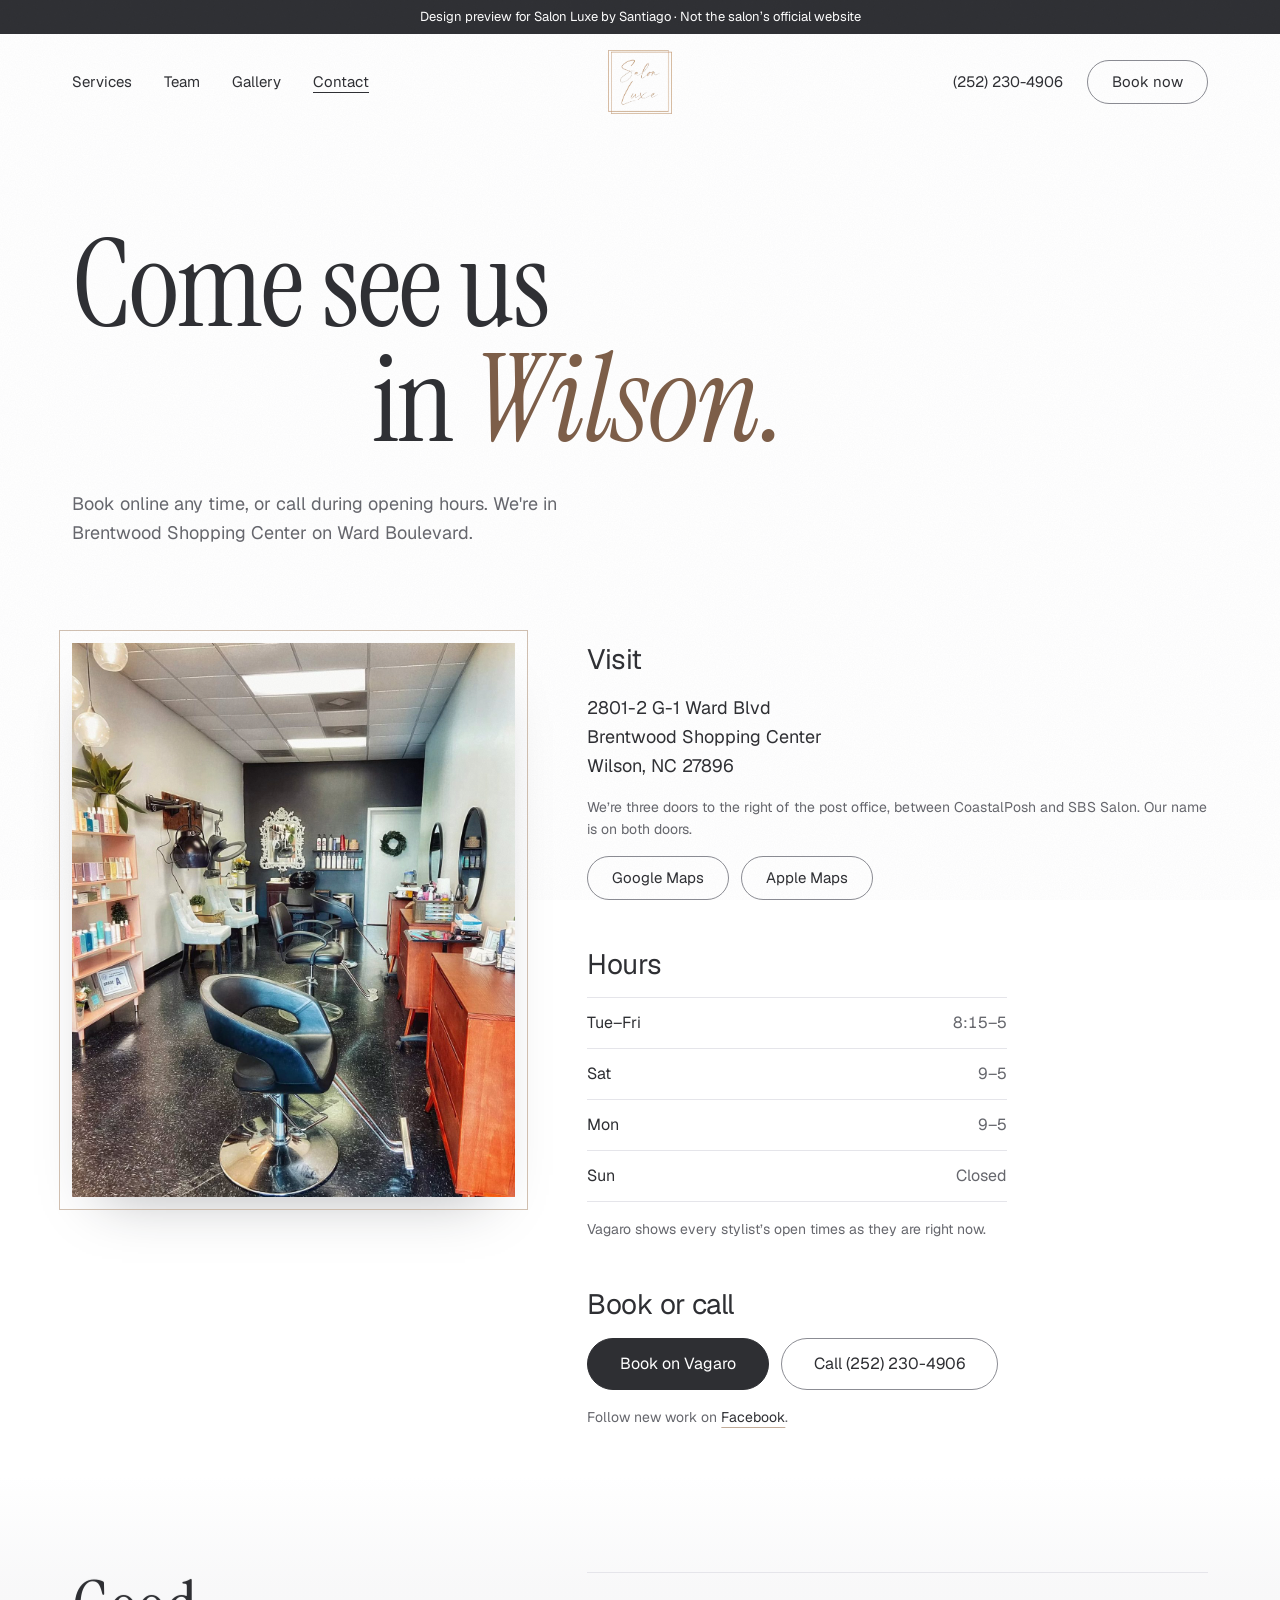
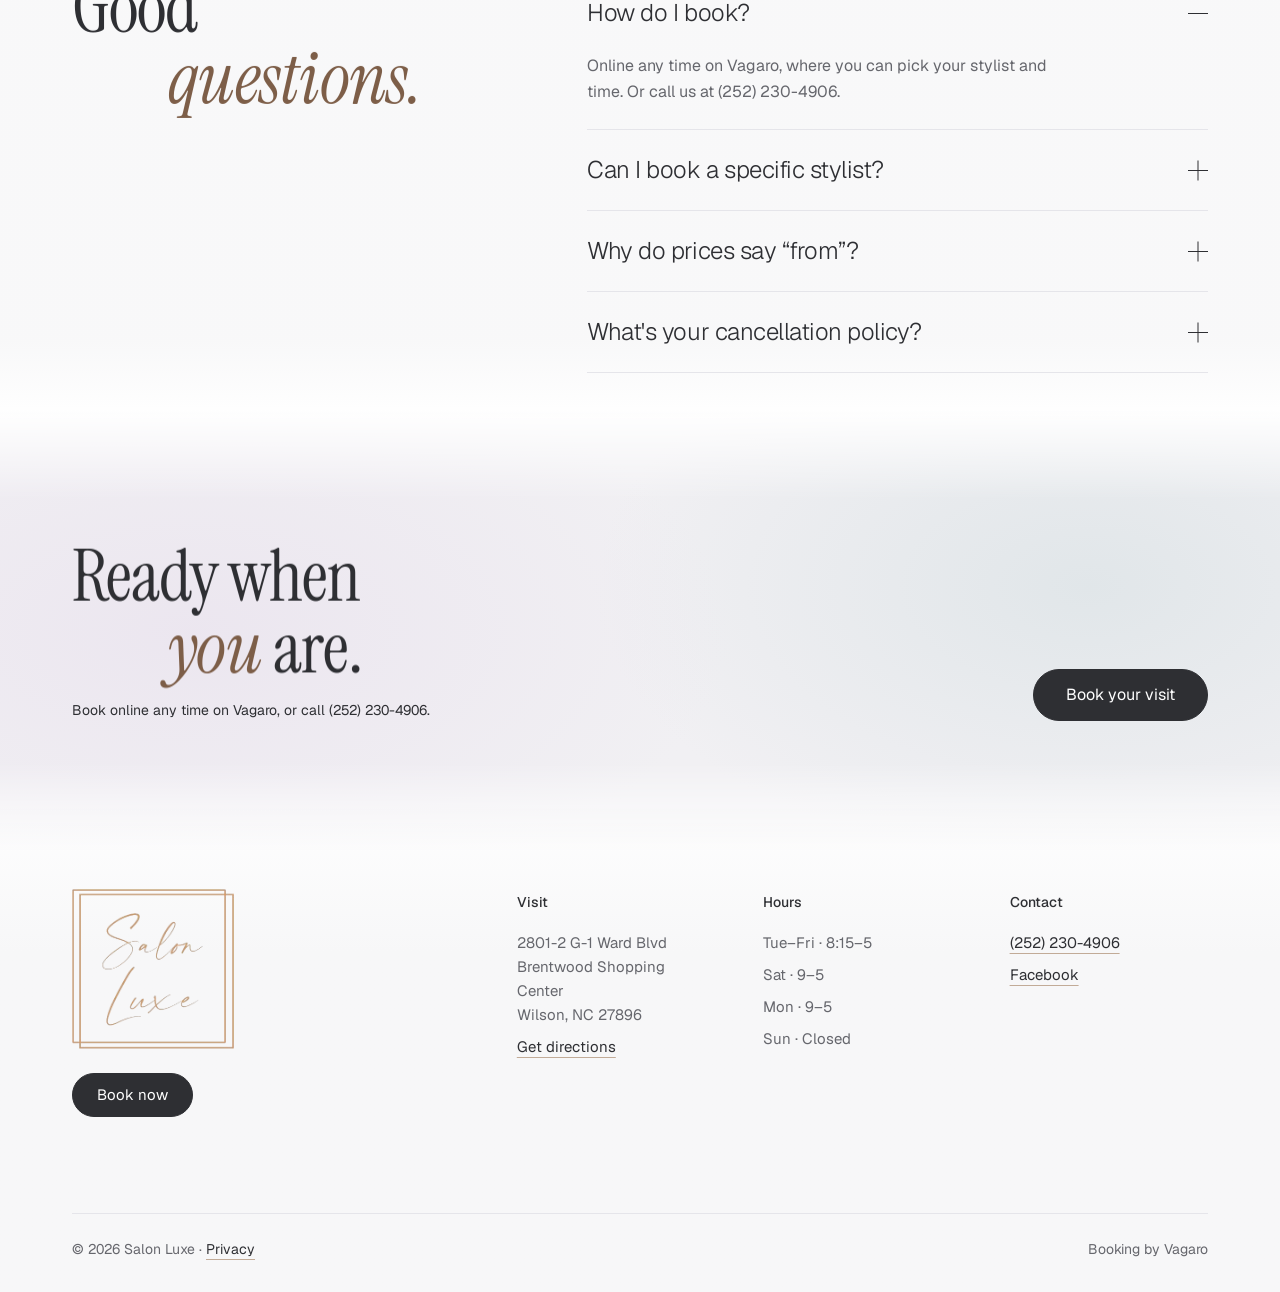
<file: contact.html>
<!DOCTYPE html><html lang="en" class="Ur3q_a_variable"><head><meta charSet="utf-8"/><meta name="viewport" content="width=device-width, initial-scale=1"/><link rel="preload" href="nx/static/media/Geist_Variable-s.p.43azbxi7zpibd.woff2" as="font" crossorigin="" type="font/woff2"/><link rel="preload" href="media/logo.png" as="image"/><link rel="preload" href="media/salon-interior.jpg" as="image"/><link rel="stylesheet" href="nx/static/chunks/3ny6q5mf94sfk.css" data-precedence="next"/><link rel="preload" as="script" fetchPriority="low" href="nx/static/chunks/1r8o32q13stub.js"/><script src="nx/static/chunks/0dia8bfp_fmb0.js" async=""></script><script src="nx/static/chunks/3lbm-r_1xmrrq.js" async=""></script><script src="nx/static/chunks/turbopack-2u1d16houkiyo.js" async=""></script><script src="nx/static/chunks/30rw_yeeri_r9.js" async=""></script><script src="nx/static/chunks/0f0pbb14-pgfe.js" async=""></script><script src="nx/static/chunks/1sgwc1-v6kipu.js" async=""></script><meta name="theme-color" content="#ffffff"/><title>Contact &amp; hours · Salon Luxe, Wilson NC</title><meta name="description" content="Salon Luxe is at 2801-2 G-1 Ward Blvd in Brentwood Shopping Center, Wilson, NC. Hours, directions, phone, and online booking."/><meta name="robots" content="noindex, nofollow, nocache"/><meta name="googlebot" content="noindex, nofollow"/><link rel="canonical" href="https://www.salonluxewilson.com/contact"/><meta property="og:title" content="Salon Luxe · Color that feels like you, only luxe."/><meta property="og:description" content="Wilson&#x27;s color salon in Brentwood Shopping Center. Book online any time."/><meta property="og:url" content="https://cavilmediapro.github.io/salon-luxe-preview/"/><meta property="og:site_name" content="Salon Luxe"/><meta property="og:locale" content="en_US"/><meta property="og:image" content="https://cavilmediapro.github.io/salon-luxe-preview/og.png"/><meta property="og:image:width" content="1200"/><meta property="og:image:height" content="630"/><meta property="og:image:alt" content="Salon Luxe logo"/><meta property="og:type" content="website"/><meta name="twitter:card" content="summary_large_image"/><meta name="twitter:title" content="Salon Luxe · Color that feels like you, only luxe."/><meta name="twitter:description" content="Wilson&#x27;s color salon in Brentwood Shopping Center. Book online any time."/><meta name="twitter:image" content="https://cavilmediapro.github.io/salon-luxe-preview/og.png"/><link rel="icon" href="favicon.ico?favicon.117ezoe8m31dk.ico" sizes="48x48" type="image/x-icon"/><meta name="next-size-adjust" content=""/><script src="nx/static/chunks/0cz1d0mv5g_q7.js" noModule=""></script></head><body><div hidden=""><!--$--><!--/$--></div><div class="sl-glows" aria-hidden="true"></div><a class="sl-skip" href="#main">Skip to content</a><div class="sl-demo-banner" role="note">Design preview for Salon Luxe by Santiago · Not the salon’s official website</div><div class="sl"><header class="sl-header sl-header--sticky"><div class="sl-container sl-header__inner"><nav class="sl-nav" aria-label="Main"><a href="services.html">Services</a><a href="team.html">Team</a><a href="gallery.html">Gallery</a><a href="contact.html" aria-current="page">Contact</a></nav><a class="sl-wordmark" href="index.html" aria-label="Salon Luxe, home"><img src="media/logo.png" alt="" width="64" height="63" class="sl-logo"/></a><div class="sl-header__end"><a href="tel:+12522304906">(252) 230-4906</a><a class="sl-btn sl-btn--sm" href="https://www.vagaro.com/sl6r9c" target="_blank" rel="noopener">Book now</a><button type="button" aria-haspopup="dialog" aria-expanded="false" data-state="closed" class="sl-menu-btn" aria-label="Open menu"><svg xmlns="http://www.w3.org/2000/svg" width="24" height="24" viewBox="0 0 24 24" fill="none" stroke="currentColor" stroke-width="1.25" stroke-linecap="round" stroke-linejoin="round" class="lucide lucide-menu sl-icon" aria-hidden="true"><path d="M4 5h16"></path><path d="M4 12h16"></path><path d="M4 19h16"></path></svg></button></div></div></header><main id="main"><section class="sl-pagehead" aria-labelledby="contact-title"><div class="sl-container"><h1 id="contact-title" class="sl-display-xl"><span class="sl-line" style="opacity:0;transform:translateY(0.35em)">Come see us</span><span class="sl-line sl-line--indent" style="opacity:0;transform:translateY(0.35em)">in<!-- --> <em class="sl-accent">Wilson.</em></span></h1><p class="sl-lead sl-pagehead__lead">Book online any time, or call during opening hours. We&#x27;re in Brentwood Shopping Center on Ward Boulevard.</p></div></section><section class="sl-section sl-contactsec" aria-label="Visit, hours and contact"><div class="sl-container sl-svc__grid"><div class="sl-media sl-svc__media sl-contact__media" style="opacity:0;filter:blur(4px);transform:translateY(20px)"><img src="media/salon-interior.jpg" alt="Inside Salon Luxe: styling stations, mirrors and the front of the salon" width="1200" height="1600" loading="eager" decoding="async"/></div><div class="sl-contact"><div class="sl-contact__block"><h2 class="sl-h2">Visit</h2><address class="sl-contact__text">2801-2 G-1 Ward Blvd<br/>Brentwood Shopping Center<br/>Wilson<!-- -->, <!-- -->NC<!-- --> <!-- -->27896</address><p class="sl-small">We’re three doors to the right of the post office, between CoastalPosh and SBS Salon. Our name is on both doors.</p><div class="sl-actions"><a class="sl-btn sl-btn--sm" href="https://www.google.com/maps/search/?api=1&amp;query=Salon+Luxe+2801+Ward+Blvd+Wilson+NC" target="_blank" rel="noopener">Google Maps</a><a class="sl-btn sl-btn--sm" href="https://maps.apple.com/?q=Salon+Luxe&amp;address=2801+Ward+Blvd,+Wilson,+NC+27896" target="_blank" rel="noopener">Apple Maps</a></div></div><div class="sl-contact__block"><h2 class="sl-h2">Hours</h2><dl class="sl-hours"><div class="sl-hours__row"><dt>Tue–Fri</dt><dd>8:15–5</dd></div><div class="sl-hours__row"><dt>Sat</dt><dd>9–5</dd></div><div class="sl-hours__row"><dt>Mon</dt><dd>9–5</dd></div><div class="sl-hours__row"><dt>Sun</dt><dd>Closed</dd></div></dl><p class="sl-small">Vagaro shows every stylist’s open times as they are right now.</p></div><div class="sl-contact__block"><h2 class="sl-h2">Book or call</h2><div class="sl-actions"><a class="sl-btn sl-btn--solid" href="https://www.vagaro.com/sl6r9c" target="_blank" rel="noopener">Book on Vagaro</a><a class="sl-btn" href="tel:+12522304906">Call <!-- -->(252) 230-4906</a></div><p class="sl-small">Follow new work on <a class="sl-link" href="https://www.facebook.com/salonluxewilson" target="_blank" rel="noopener">Facebook</a>.</p></div></div></div></section><section class="sl-section" id="faq" aria-labelledby="faq-title"><div class="sl-container sl-faqsec"><h2 id="faq-title" class="sl-display-lg"><span class="sl-line" style="opacity:0;transform:translateY(0.35em)">Good</span><span class="sl-line sl-line--indent" style="opacity:0;transform:translateY(0.35em)"><em class="sl-accent">questions.</em></span></h2><div class="sl-faq" data-orientation="vertical"><div data-state="open" data-orientation="vertical" class="sl-faq__item"><h3 style="margin:0" data-orientation="vertical" data-state="open"><button type="button" aria-controls="radix-_R_jd9bsnpb_" aria-expanded="true" data-state="open" data-orientation="vertical" id="radix-_R_3d9bsnpb_" class="sl-faq__trigger" data-radix-collection-item="">How do I book?<span class="sl-faq__icon" aria-hidden="true"></span></button></h3><div data-state="open" id="radix-_R_jd9bsnpb_" role="region" aria-labelledby="radix-_R_3d9bsnpb_" data-orientation="vertical" class="sl-faq__content sl-faq__panel" style="--radix-accordion-content-height:var(--radix-collapsible-content-height);--radix-accordion-content-width:var(--radix-collapsible-content-width)">Online any time on Vagaro, where you can pick your stylist and time. Or call us at (252) 230-4906.</div></div><div data-state="closed" data-orientation="vertical" class="sl-faq__item"><h3 style="margin:0" data-orientation="vertical" data-state="closed"><button type="button" aria-expanded="false" data-state="closed" data-orientation="vertical" id="radix-_R_5d9bsnpb_" class="sl-faq__trigger" data-radix-collection-item="">Can I book a specific stylist?<span class="sl-faq__icon" aria-hidden="true"></span></button></h3><div data-state="closed" id="radix-_R_ld9bsnpb_" hidden="" role="region" aria-labelledby="radix-_R_5d9bsnpb_" data-orientation="vertical" class="sl-faq__content sl-faq__panel" style="--radix-accordion-content-height:var(--radix-collapsible-content-height);--radix-accordion-content-width:var(--radix-collapsible-content-width)"></div></div><div data-state="closed" data-orientation="vertical" class="sl-faq__item"><h3 style="margin:0" data-orientation="vertical" data-state="closed"><button type="button" aria-expanded="false" data-state="closed" data-orientation="vertical" id="radix-_R_7d9bsnpb_" class="sl-faq__trigger" data-radix-collection-item="">Why do prices say “from”?<span class="sl-faq__icon" aria-hidden="true"></span></button></h3><div data-state="closed" id="radix-_R_nd9bsnpb_" hidden="" role="region" aria-labelledby="radix-_R_7d9bsnpb_" data-orientation="vertical" class="sl-faq__content sl-faq__panel" style="--radix-accordion-content-height:var(--radix-collapsible-content-height);--radix-accordion-content-width:var(--radix-collapsible-content-width)"></div></div><div data-state="closed" data-orientation="vertical" class="sl-faq__item"><h3 style="margin:0" data-orientation="vertical" data-state="closed"><button type="button" aria-expanded="false" data-state="closed" data-orientation="vertical" id="radix-_R_9d9bsnpb_" class="sl-faq__trigger" data-radix-collection-item="">What&#x27;s your cancellation policy?<span class="sl-faq__icon" aria-hidden="true"></span></button></h3><div data-state="closed" id="radix-_R_pd9bsnpb_" hidden="" role="region" aria-labelledby="radix-_R_9d9bsnpb_" data-orientation="vertical" class="sl-faq__content sl-faq__panel" style="--radix-accordion-content-height:var(--radix-collapsible-content-height);--radix-accordion-content-width:var(--radix-collapsible-content-width)"></div></div></div></div></section><section class="sl-section" aria-labelledby="band-title"><div class="sl-band"><div class="sl-container sl-band__inner"><div><h2 id="band-title" class="sl-display-lg"><span class="sl-line" style="opacity:0;transform:translateY(0.35em)">Ready when</span><span class="sl-line sl-line--indent" style="opacity:0;transform:translateY(0.35em)"><em class="sl-accent">you</em> are.</span></h2><p class="sl-small">Book online any time on Vagaro, or call <!-- -->(252) 230-4906<!-- -->.</p></div><a class="sl-btn sl-btn--solid" href="https://www.vagaro.com/sl6r9c" target="_blank" rel="noopener">Book your visit</a></div></div></section></main><footer class="sl-footer"><div class="sl-container"><div class="sl-footer__grid"><div class="sl-footer__brand"><img src="media/logo.png" alt="Salon Luxe" width="160" height="158" class="sl-logo sl-logo--footer"/><div><a class="sl-btn sl-btn--solid sl-btn--sm" href="https://www.vagaro.com/sl6r9c" target="_blank" rel="noopener">Book now</a></div></div><div><h2>Visit</h2><address>2801-2 G-1 Ward Blvd<br/>Brentwood Shopping Center<br/>Wilson<!-- -->, <!-- -->NC<!-- --> <!-- -->27896</address><ul style="margin-top:8px"><li><a class="sl-link" href="https://www.google.com/maps/search/?api=1&amp;query=Salon+Luxe+2801+Ward+Blvd+Wilson+NC" target="_blank" rel="noopener">Get directions</a></li></ul></div><div><h2>Hours</h2><ul><li>Tue–Fri<!-- --> · <!-- -->8:15–5</li><li>Sat<!-- --> · <!-- -->9–5</li><li>Mon<!-- --> · <!-- -->9–5</li><li>Sun<!-- --> · <!-- -->Closed</li></ul></div><div><h2>Contact</h2><ul><li><a class="sl-link" href="tel:+12522304906">(252) 230-4906</a></li><li><a class="sl-link" href="https://www.facebook.com/salonluxewilson" target="_blank" rel="noopener">Facebook</a></li></ul></div></div><div class="sl-footer__bottom"><p class="sl-small">© <!-- -->2026<!-- --> Salon Luxe · <a class="sl-link" href="privacy.html">Privacy</a></p><p class="sl-small">Booking by Vagaro</p></div></div></footer><div class="sl-bookbar sl-bookbar--fixed"><a class="sl-btn sl-btn--sm" href="tel:+12522304906">Call</a><a class="sl-btn sl-btn--solid sl-btn--sm" href="https://www.vagaro.com/sl6r9c" target="_blank" rel="noopener">Book now</a></div></div><!--$--><!--/$--><script id="_R_">(globalThis["TURBOPACK"] || (globalThis["TURBOPACK"] = [])).push({"otherChunks":["static/chunks/1r8o32q13stub.js","static/chunks/0dia8bfp_fmb0.js","static/chunks/3lbm-r_1xmrrq.js"],"runtimeModuleIds":[94553]});</script><script src="nx/static/chunks/1r8o32q13stub.js" async=""></script><script>(self.__next_f=self.__next_f||[]).push([0])</script><script>self.__next_f.push([1,"1:\"$Sreact.fragment\"\n2:\"nx/static/chunks/30rw_yeeri_r9.js\"\n3:I[30605,[\"$2\"],\"PageGlow\"]\n4:I[39756,[\"$2\"],\"default\"]\n5:I[37457,[\"$2\"],\"default\"]\n9:\"nx/static/chunks/0f0pbb14-pgfe.js\"\na:\"nx/static/chunks/1sgwc1-v6kipu.js\"\nb:I[76893,[\"$2\",\"$9\",\"$a\"],\"Header\"]\nc:I[63605,[\"$2\",\"$9\",\"$a\"],\"TextEffect\"]\nd:I[17195,[\"$2\",\"$9\",\"$a\"],\"BlurFade\"]\ne:I[48648,[\"$2\",\"$9\",\"$a\"],\"TrackedLink\"]\n19:\"ViewportBoundary\"\n1a:I[97367,[\"$2\"],\"$19\"]\n1c:\"MetadataBoundary\"\n1d:I[97367,[\"$2\"],\"$1c\"]\n1e:\"$Sreact.suspense\"\n20:I[68027,[\"$2\"],\"default\",1]\n:HL[\"nx/static/chunks/3ny6q5mf94sfk.css\",\"style\"]\n:HL[\"nx/static/media/Geist_Variable-s.p.43azbxi7zpibd.woff2\",\"font\",{\"crossOrigin\":\"\",\"type\":\"font/woff2\"}]\n:HL[\"media/salon-interior.jpg\",\"image\"]\n7:X\n8:[[\"children\",{\"s\":\"__PAGE__\",\"h\":512,\"d\":{\"r\":[\"$\",\"$1\",\"c\",{\"children\":[[\"$\",\"div\",null,{\"className\":\"sl\",\"children\":[[\"$\",\"$Lb\",null,{\"current\":\"contact\"}],[\"$\",\"main\",null,{\"id\":\"main\",\"children\":[[[\"$\",\"section\",null,{\"className\":\"sl-pagehead\",\"aria-labelledby\":\"contact-title\",\"children\":[\"$\",\"div\",null,{\"className\":\"sl-container\",\"children\":[[\"$\",\"$Lc\",null,{\"as\":\"h1\",\"id\":\"contact-title\",\"className\":\"sl-display-xl\",\"lines\":[\"Come see us\",[\"in\",\" \",[\"$\",\"em\",null,{\"className\":\"sl-accent\",\"children\":\"Wilson.\"}]]]}],[\"$\",\"p\",null,{\"className\":\"sl-lead sl-pagehead__lead\",\"children\":\"Book online any time, or call during opening hours. We're in Brentwood Shopping Center on Ward Boulevard.\"}],null]}]}],[\"$\",\"section\",null,{\"className\":\"sl-section sl-contactsec\",\"aria-label\":\"Visit, hours and contact\",\"children\":[\"$\",\"div\",null,{\"className\":\"sl-container sl-svc__grid\",\"children\":[[\"$\",\"$Ld\",null,{\"className\":\"sl-media sl-svc__media sl-contact__media\",\"children\":[\"$\",\"img\",null,{\"src\":\"media/salon-interior.jpg\",\"alt\":\"Inside Salon Luxe: styling stations, mirrors and the front of the salon\",\"width\":1200,\"height\":1600,\"loading\":\"eager\",\"decoding\":\"async\"}]}],[\"$\",\"div\",null,{\"className\":\"sl-contact\",\"children\":[[\"$\",\"div\",null,{\"className\":\"sl-contact__block\",\"children\":[[\"$\",\"h2\",null,{\"className\":\"sl-h2\",\"children\":\"Visit\"}],[\"$\",\"address\",null,{\"className\":\"sl-contact__text\",\"children\":[\"2801-2 G-1 Ward Blvd\",[\"$\",\"br\",null,{}],\"Brentwood Shopping Center\",[\"$\",\"br\",null,{}],\"Wilson\",\", \",\"NC\",\" \",\"27896\"]}],[\"$\",\"p\",null,{\"className\":\"sl-small\",\"children\":\"We’re three doors to the right of the post office, between CoastalPosh and SBS Salon. Our name is on both doors.\"}],[\"$\",\"div\",null,{\"className\":\"sl-actions\",\"children\":[[\"$\",\"$Le\",null,{\"className\":\"sl-btn sl-btn--sm\",\"href\":\"https://www.google.com/maps/search/?api=1\u0026query=Salon+Luxe+2801+Ward+Blvd+Wilson+NC\",\"event\":\"directions_click\",\"params\":{\"place\":\"contact\",\"app\":\"google\"},\"children\":\"Google Maps\"}],[\"$\",\"$Le\",null,{\"className\":\"sl-btn sl-btn--sm\",\"href\":\"https://maps.apple.com/?q=Salon+Luxe\u0026address=2801+Ward+Blvd,+Wilson,+NC+27896\",\"event\":\"directions_click\",\"params\":{\"place\":\"contact\",\"app\":\"apple\"},\"children\":\"Apple Maps\"}]]}]]}],[\"$\",\"div\",null,{\"className\":\"sl-contact__block\",\"children\":[[\"$\",\"h2\",null,{\"className\":\"sl-h2\",\"children\":\"Hours\"}],\"$Lf\",\"$L10\"]}],\"$L11\"]}]]}]}],\"$L12\"],\"$L13\"]}],\"$L14\",\"$L15\"]}],[\"$L16\",\"$L17\"],\"$L18\"]}],\"p\":false,\"v\":null}}]]\n6:[[\"children\",{\"s\":\"contact\",\"h\":512,\"d\":{\"r\":[\"$\",\"$1\",\"c\",{\"children\":[null,[\"$\",\"$L4\",null,{\"parallelRouterKey\":\"children\",\"error\":\"$undefined\",\"errorStyles\":\"$undefined\",\"errorScripts\":\"$undefined\",\"template\":[\"$\",\"$L5\",null,{}],\"templateStyles\":\"$undefined\",\"templateScripts\":\"$undefined\",\"notFound\":\"$undefined\",\"forbidden\":\"$undefined\",\"unauthorized\":\"$undefined\"}]]}],\"p\":false,\"v\":\"$7\"},\"c\":\"$Q8\"}]]\n0:{\"P\":null,\"c\":[\"\",\"contact\"],\"q\":\"\",\"i\":false,\"t\":{\"t\":{\"s\":\"\",\"h\":528,\"d\":{\"r\":[\"$\",\"$1\",\"c\",{\"children\":[[[\"$\",\"link\",\"0\",{\"rel\":\"stylesheet\",\"href\":\"nx/static/chunks/3ny6q5mf94sfk.css\",\"precedence\":\"next\",\"crossOrigin\":\"$undefined\",\"nonce\":\"$undefined\"}],[\"$\",\"script\",\"script-0\",{\"src\":\"nx/static/chunks/30rw_yeeri_r9.js\",\"async\":true,\"nonce\":\"$undefined\"}]],[\"$\",\"html\",null,{\"lang\":\"en\",\"className\":\"Ur3q_a_variable\",\"children\":[\"$\",\"body\",null,{\"children\":[[\"$\",\"$L3\",null,{}],[\"$\",\"a\",null,{\"className\":\"sl-skip\",\"href\":\"#main\",\"children\":\"Skip to content\"}],[\"$\",\"div\",null,{\"className\":\"sl-demo-banner\",\"role\":\"note\",\"children\":\"Design preview for Salon Luxe by Santiago · Not the salon’s official website\"}],[\"$\",\"$L4\",null,{\"parallelRouterKey\":\"children\",\"error\":\"$undefined\",\"errorStyles\":\"$undefined\",\"errorScripts\":\"$undefined\",\"template\":[\"$\",\"$L5\",null,{}],\"templateStyles\":\"$undefined\",\"templateScripts\":\"$undefined\",\"notFound\":[[[\"$\",\"title\",null,{\"children\":\"404: This page could not be found.\"}],[\"$\",\"div\",null,{\"style\":{\"fontFamily\":\"system-ui,\\\"Segoe UI\\\",Roboto,Helvetica,Arial,sans-serif,\\\"Apple Color Emoji\\\",\\\"Segoe UI Emoji\\\"\",\"height\":\"100vh\",\"textAlign\":\"center\",\"display\":\"flex\",\"flexDirection\":\"column\",\"alignItems\":\"center\",\"justifyContent\":\"center\"},\"children\":[\"$\",\"div\",null,{\"children\":[[\"$\",\"style\",null,{\"dangerouslySetInnerHTML\":{\"__html\":\"body{color:#000;background:#fff;margin:0}.next-error-h1{border-right:1px solid rgba(0,0,0,.3)}@media (prefers-color-scheme:dark){body{color:#fff;background:#000}.next-error-h1{border-right:1px solid rgba(255,255,255,.3)}}\"}}],[\"$\",\"h1\",null,{\"className\":\"next-error-h1\",\"style\":{\"display\":\"inline-block\",\"margin\":\"0 20px 0 0\",\"padding\":\"0 23px 0 0\",\"fontSize\":24,\"fontWeight\":500,\"verticalAlign\":\"top\",\"lineHeight\":\"49px\"},\"children\":404}],[\"$\",\"div\",null,{\"style\":{\"display\":\"inline-block\"},\"children\":[\"$\",\"h2\",null,{\"style\":{\"fontSize\":14,\"fontWeight\":400,\"lineHeight\":\"49px\",\"margin\":0},\"children\":\"This page could not be found.\"}]}]]}]}]],[]],\"forbidden\":\"$undefined\",\"unauthorized\":\"$undefined\"}],[null,null,null]]}]}]]}],\"p\":false,\"v\":null},\"c\":\"$Q6\"},\"h\":{\"r\":[\"$\",\"$1\",\"h\",{\"children\":[null,[\"$\",\"$L1a\",null,{\"children\":\"$L1b\"}],[\"$\",\"$L1d\",null,{\"children\":[[\"$\",\"div\",null,{\"hidden\":true,\"children\":[\"$\",\"$1e\",null,{\"name\":\"Next.Metadata\",\"children\":\"$L1f\"}]}],null]}],[\"$\",\"meta\",null,{\"name\":\"next-size-adjust\",\"content\":\"\"}]]}],\"p\":false,\"v\":null}},\"m\":\"$undefined\",\"G\":[\"$20\",[[\"$\",\"link\",\"0\",{\"rel\":\"stylesheet\",\"href\":\"nx/static/chunks/3ny6q5mf94sfk.css\",\"precedence\":\"next\",\"crossOrigin\":\"$undefined\",\"nonce\":\"$undefined\"}]]],\"S\":true,\"r\":\"$undefined\",\"s\":\"$undefined\",\"a\":\"$undefined\",\"l\":\"$undefined\",\"p\":\"$undefined\",\"d\":\"$undefined\",\"b\":\"EodhAe1xutog5VQH6vPdp\"}\n21:I[38702,[\"$2\",\"$9\",\"$a\"],\"Faq\"]\n22:I[76893,[\"$2\",\"$9\",\"$a\"],\"BookBar\"]\n23:I[97367,[\"$2\"],\"OutletBoundary\"]\n:HL[\"media/logo.png\",\"image\"]\n7:C\nf:[\"$\",\"dl\",null,{\"className\":\"sl-hours\",\"children\":[[\"$\",\"div\",\"Tue–Fri\",{\"className\":\"sl-hours__row\",\"children\":[[\"$\",\"dt\",null,{\"children\":\"Tue–Fri\"}],[\"$\",\"dd\",null,{\"children\":\"8:15–5\"}]]}],[\"$\",\"div\",\"Sat\",{\"className\":\"sl-hours__row\",\"children\":[[\"$\",\"dt\",null,{\"children\":\"Sat\"}],[\"$\",\"dd\",null,{\"children\":\"9–5\"}]]}],[\"$\",\"div\",\"Mon\",{\"className\":\"sl-hours__row\",\"children\":[[\"$\",\"dt\",null,{\"children\":\"Mon\"}],[\"$\",\"dd\",null,{\"children\":\"9–5\"}]]}],[\"$\",\"div\",\"Sun\",{\"className\":\"sl-hours__row\",\"children\":[[\"$\",\"dt\",null,{\"children\":\"Sun\"}],[\"$\",\"dd\",null,{\"children\":\"Closed\"}]]}]]}]\n10:[\"$\",\"p\",null,{\"className\":\"sl-small\",\"children\":\"Vagaro shows every stylist’s open times as they are right now.\"}]\n11:[\"$\",\"div\",null,{\"className\":\"sl-contact__block\",\"children\":[[\"$\",\"h2\",null,{\"className\":\"sl-h2\",\"children\":\"Book or call\"}],[\"$\",\"div\",null,{\"className\":\"sl-actions\",\"children\":[[\"$\",\"$Le\",null,{\"className\":\"sl-btn sl-btn--solid\",\"href\":\"https://www.vagaro.com/sl6r9c\",\"event\":\"book_click\",\"params\":{\"place\":\"contact\"},\"children\":\"Book on Vagaro\"}],[\"$\",\"$Le\",null,{\"className\":\"sl-btn\",\"href\":\"tel:+12522304906\",\"event\":\"call_click\",\"params\":{\"place\":\"contact\"},\"children\":[\"Call \",\"(252) 230-4906\"]}]]}],[\"$\",\"p\",null,{\"className\":\"sl-small\",\"children\":[\"Follow new work on \",[\"$\",\"a\",null,{\"className\":\"sl-link\",\"href\":\"https://www.facebook.com/salonluxewilson\",\"target\":\"_blank\",\"rel\":\"noopener\",\"children\":\"Facebook\"}],\".\"]}]]}]\n12:[\"$\",\"$L21\",null,{}]\n13:[\"$\",\"section\",null,{\"className\":\"sl-section\",\"aria-labelledby\":\"band-title\",\"children\":[\"$\",\"div\",null,{\"className\":\"sl-band\",\"children\":[\"$\",\"div\",null,{\"className\":\"sl-container sl-band__inner\",\"children\":[[\"$\",\"div\",null,{\"children\":[[\"$\",\"$Lc\",null,{\"as\":\"h2\",\"id\":\"band-title\",\"className\":\"sl-display-lg\",\"lines\":[\"Ready when\",[[\"$\",\"em\",null,{\"className\":\"sl-accent\",\"children\":\"you\"}],\" are.\"]]}],[\"$\",\"p\",null,{\"className\":\"sl-small\",\"children\":[\"Book online any time on Vagaro, or call \",\"(252) 230-4906\",\".\"]}]]}],[\"$\",\"$Le\",null,{\"className\":\"sl-btn sl-btn--solid\",\"href\":\"https://www.vagaro.com/sl6r9c\",\"event\":\"book_click\",\"params\":{\"place\":\"band\"},\"children\":\"Book your visit\"}]]}]}]}]\n14:[\"$\",\"footer\",null,{\"className\":\"sl-footer\",\"children\":[\"$\",\"div\",null,{\"className\":\"sl-container\",\"children\":[[\"$\",\"div\",null,{\"className\":\"sl-footer__grid\",\"children\":[[\"$\",\"div\",null,{\"className\":\"sl-footer__brand\",\"children\":[[\"$\",\"img\",null,{\"src\":\"media/logo.png\",\"alt\":\"Salon Luxe\",\"width\":160,\"height\":158,\"className\":\"sl-logo sl-logo--footer\"}],[\"$\",\"div\",null,{\"children\":[\"$\",\"$Le\",null,{\"className\":\"sl-btn sl-btn--solid sl-btn--sm\",\"href\":\"https://www.vagaro.com/sl6r9c\",\"event\":\"book_click\",\"params\":{\"place\":\"footer\"},\"children\":\"Book now\"}]}]]}],[\"$\",\"div\",null,{\"children\":[[\"$\",\"h2\",null,{\"children\":\"Visit\"}],[\"$\",\"address\",null,{\"children\":[\"2801-2 G-1 Ward Blvd\",[\"$\",\"br\",null,{}],\"Brentwood Shopping Center\",[\"$\",\"br\",null,{}],\"Wilson\",\", \",\"NC\",\" \",\"27896\"]}],[\"$\",\"ul\",null,{\"style\":{\"marginTop\":8},\"children\":[\"$\",\"li\",null,{\"children\":[\"$\",\"$Le\",null,{\"className\":\"sl-link\",\"href\":\"https://www.google.com/maps/search/?api=1\u0026query=Salon+Luxe+2801+Ward+Blvd+Wilson+NC\",\"event\":\"directions_click\",\"children\":\"Get directions\"}]}]}]]}],[\"$\",\"div\",null,{\"children\":[[\"$\",\"h2\",null,{\"children\":\"Hours\"}],[\"$\",\"ul\",null,{\"children\":[[\"$\",\"li\",\"Tue–Fri\",{\"children\":[\"Tue–Fri\",\" · \",\"8:15–5\"]}],[\"$\",\"li\",\"Sat\",{\"children\":[\"Sat\",\" · \",\"9–5\"]}],[\"$\",\"li\",\"Mon\",{\"children\":[\"Mon\",\" · \",\"9–5\"]}],[\"$\",\"li\",\"Sun\",{\"children\":[\"Sun\",\" · \",\"Closed\"]}]]}]]}],[\"$\",\"div\",null,{\"children\":[[\"$\",\"h2\",null,{\"children\":\"Contact\"}],[\"$\",\"ul\",null,{\"children\":[[\"$\",\"li\",null,{\"children\":[\"$\",\"$Le\",null,{\"className\":\"sl-link\",\"href\":\"tel:+12522304906\",\"event\":\"call_click\",\"params\":{\"place\":\"footer\"},\"children\":\"(252) 230-4906\"}]}],[\"$\",\"li\",null,{\"children\":[\"$\",\"a\",null,{\"className\":\"sl-link\",\"href\":\"https://www.facebook.com/salonluxewilson\",\"target\":\"_blank\",\"rel\":\"noopener\",\"children\":\"Facebook\"}]}],null]}]]}]]}],[\"$\",\"div\",null,{\"className\":\"sl-footer__bottom\",\"children\":[[\"$\",\"p\",null,{\"className\":\"sl-small\",\"children\":[\"© \",2026,\" Salon Luxe · \",[\"$\",\"a\",null,{\"className\":\"sl-link\",\"href\":\"privacy.html\",\"children\":\"Privacy\"}]]}],[\"$\",\"p\",null,{\"className\":\"sl-small\",\"children\":\"Booking by Vagaro\"}]]}]]}]}]\n15:[\"$\",\"$L22\",null,{}]\n16:[\"$\",\"script\",\"script-0\",{\"src\":\"nx/static/chunks/0f0pbb14-pgfe.js\",\"async\":true,\"nonce\":\"$undefined\"}]\n17:[\"$\",\"script\",\"script-1\",{\"src\":\"nx/static/chunks/1sgwc1-v6kipu.js\",\"async\":true,\"nonce\":\"$undefined\"}]\n18:[\"$\",\"$L23\",null,{\"children\":[\"$\",\"$1e\",null,{\"name\":\"Next.MetadataOutlet\",\"children\":\"$@24\"}]}]\n1b:[[\"$\",\"meta\",\"0\",{\"charSet\":\"utf-8\"}],[\"$\",\"meta\",\"1\",{\"name\":\"viewport\",\"content\":\"width=device-width, initial-scale=1\"}],[\"$\",\"meta\",\"2\",{\"name\":\"theme-color\",\"content\":\"#ffffff\"}]]\n25:I[27201,[\"$2\"],\"IconMark\"]\n1f:[[\"$\",\"title\",\"0\",{\"children\":\"Contact \u0026 hours · Salon Luxe, Wilson NC\"}],[\"$\",\"meta\",\"1\",{\"name\":\"description\",\"content\":\"Salon Luxe is at 2801-2 G-1 Ward Blvd in Brentwood Shopping Center, Wilson, NC. Hours, directions, phone, and online booking.\"}],[\"$\",\"meta\",\"2\",{\"name\":\"robots\",\"content\":\"noindex, nofollow, nocache\"}],[\"$\",\"meta\",\"3\",{\"name\":\"googlebot\",\"content\":\"noindex, nofollow\"}],[\"$\",\"link\",\"4\",{\"rel\":\"canonical\",\"href\":\"https://www.salonluxewilson.com/contact\"}],[\"$\",\"meta\",\"5\",{\"property\":\"og:title\",\"content\":\"Salon Luxe · Color that feels like you, only luxe.\"}],[\"$\",\"meta\",\"6\",{\"property\":\"og:description\",\"content\":\"Wilson's color salon in Brentwood Shopping Center. Book online any time.\"}],[\"$\",\"meta\",\"7\",{\"property\":\"og:url\",\"content\":\"https://cavilmediapro.github.io/salon-luxe-preview/\"}],[\"$\",\"meta\",\"8\",{\"property\":\"og:site_name\",\"content\":\"Salon Luxe\"}],[\"$\",\"meta\",\"9\",{\"property\":\"og:locale\",\"content\":\"en_US\"}],[\"$\",\"meta\",\"10\",{\"property\":\"og:image\",\"content\":\"https://cavilmediapro.github.io/salon-luxe-preview/og.png\"}],[\"$\",\"meta\",\"11\",{\"property\":\"og:image:width\",\"content\":\"1200\"}],[\"$\",\"meta\",\"12\",{\"property\":\"og:image:height\",\"content\":\"630\"}],[\"$\",\"meta\",\"13\",{\"property\":\"og:image:alt\",\"content\":\"Salon Luxe logo\"}],[\"$\",\"meta\",\"14\",{\"property\":\"og:type\",\"content\":\"website\"}],[\"$\",\"meta\",\"15\",{\"name\":\"twitter:card\",\"content\":\"summary_large_image\"}],[\"$\",\"meta\",\"16\",{\"name\":\"twitter:title\",\"content\":\"Salon Luxe · Color that feels like you, only luxe.\"}],[\"$\",\"meta\",\"17\",{\"name\":\"twitter:description\",\"content\":\"Wilson's color salon in Brentwood Shopping Center. Book online any time.\"}],[\"$\",\"meta\",\"18\",{\"name\":\"twitter:image\",\"content\":\"https://cavilmediapro.github.io/salon-luxe-preview/og.png\"}],[\"$\",\"link\",\"19\",{\"rel\":\"icon\",\"href\":\"favicon.ico?favicon.117ezoe8m31dk.ico\",\"sizes\":\"48x48\",\"type\":\"image/x-icon\"}],[\"$\",\"$L25\",\"20\",{}]]\n24:null\n"])</script></body></html>
</file>
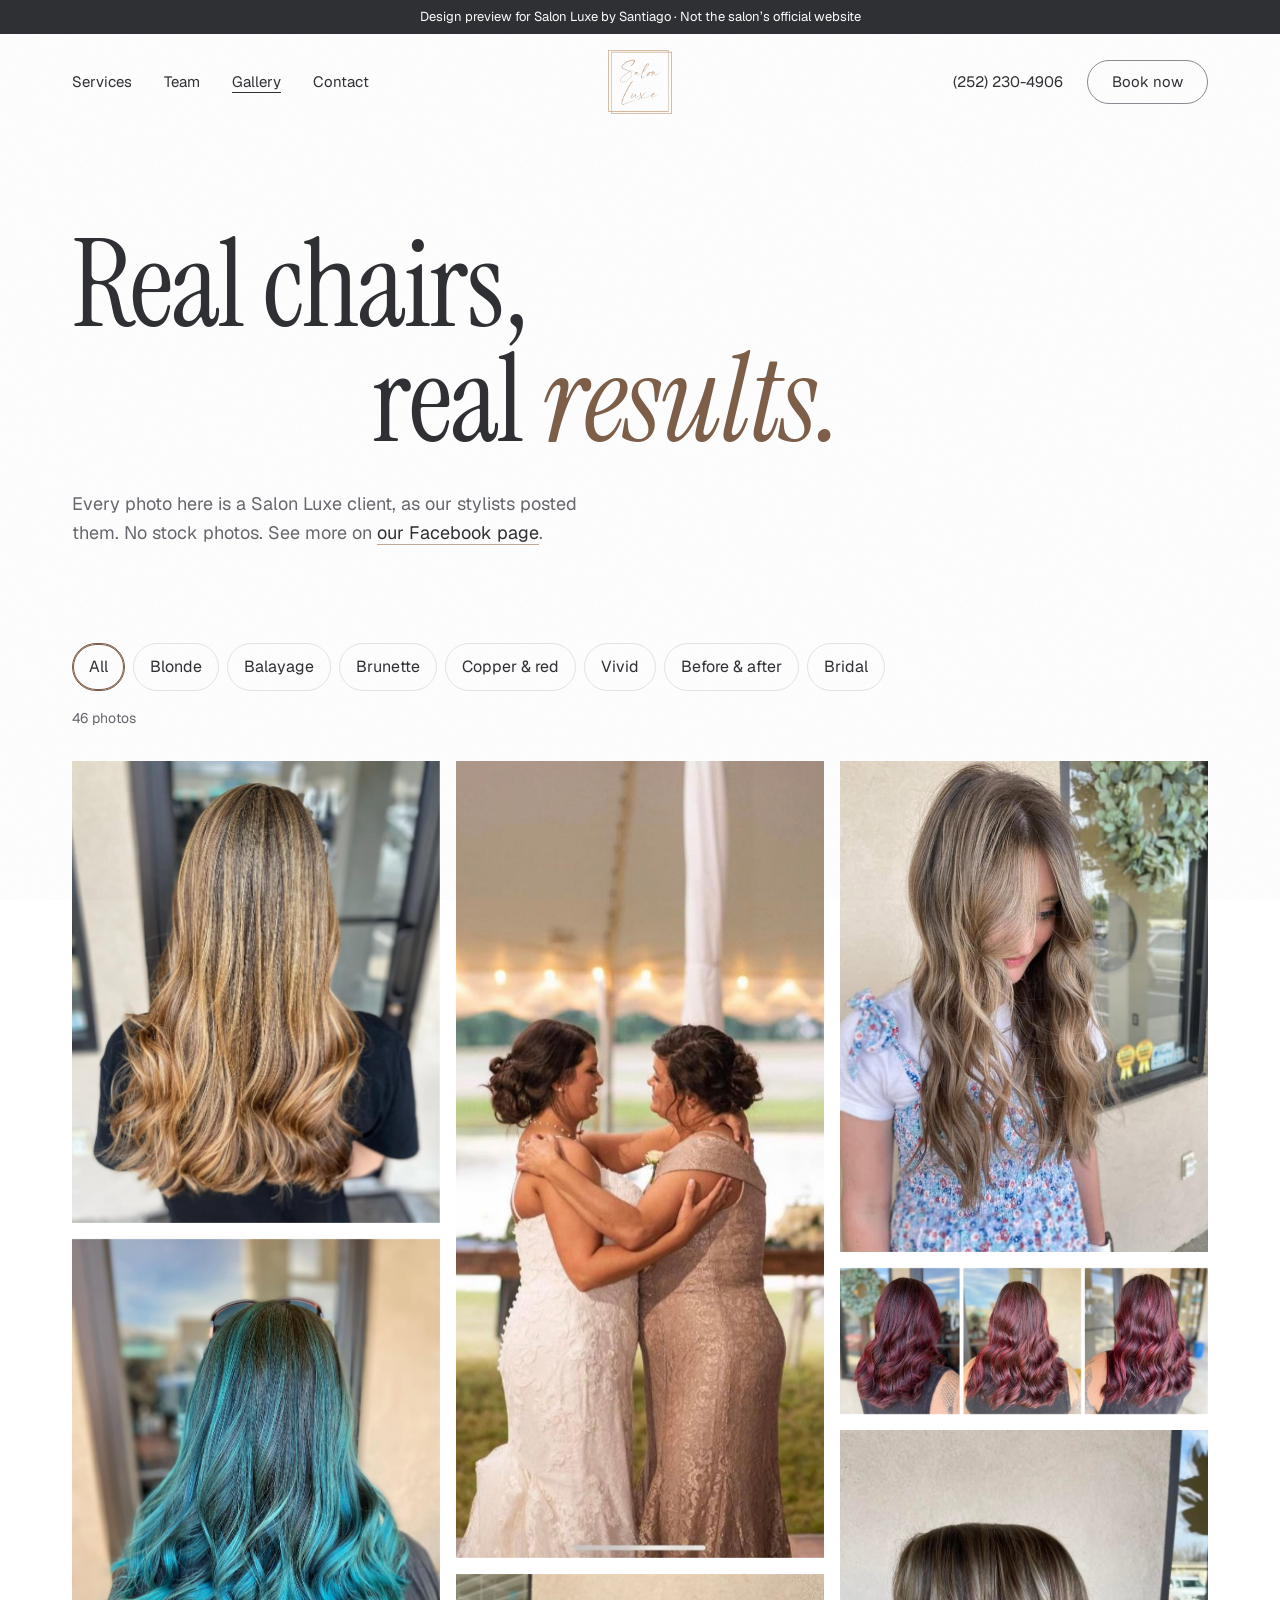
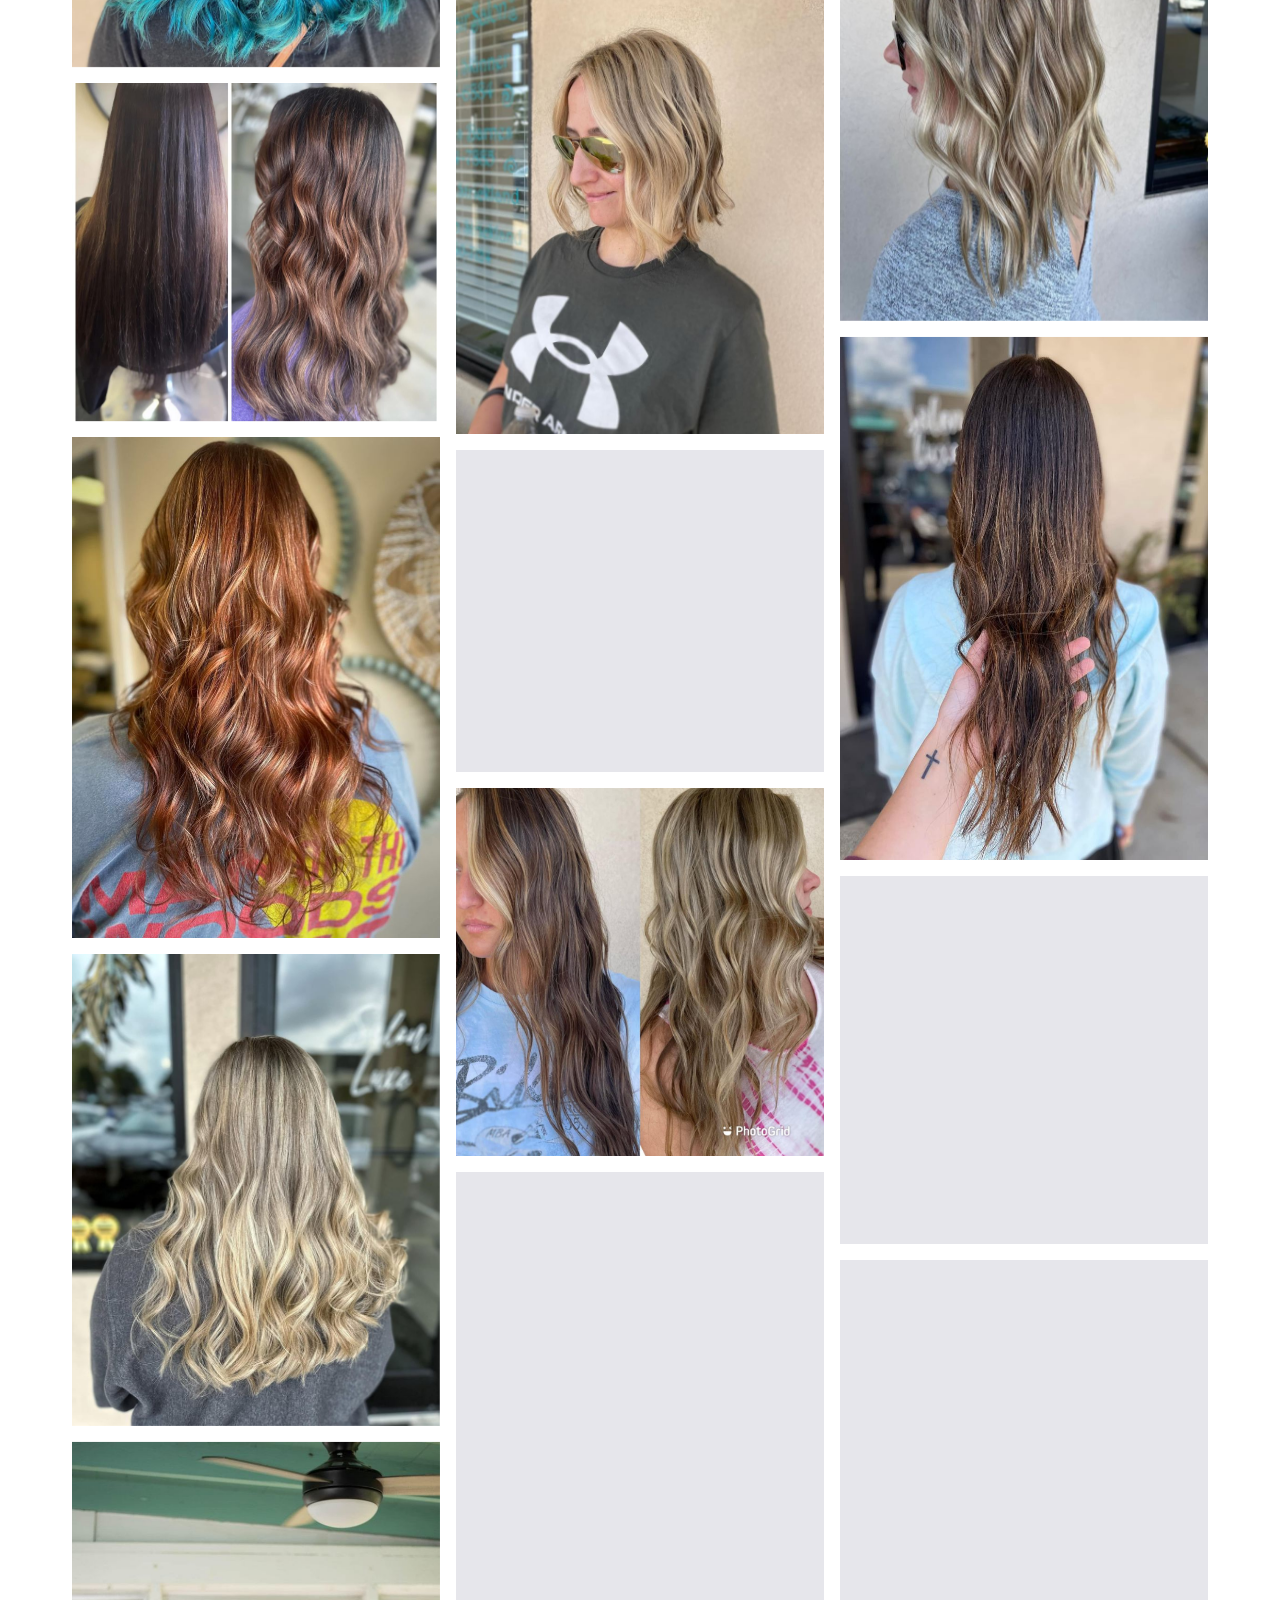
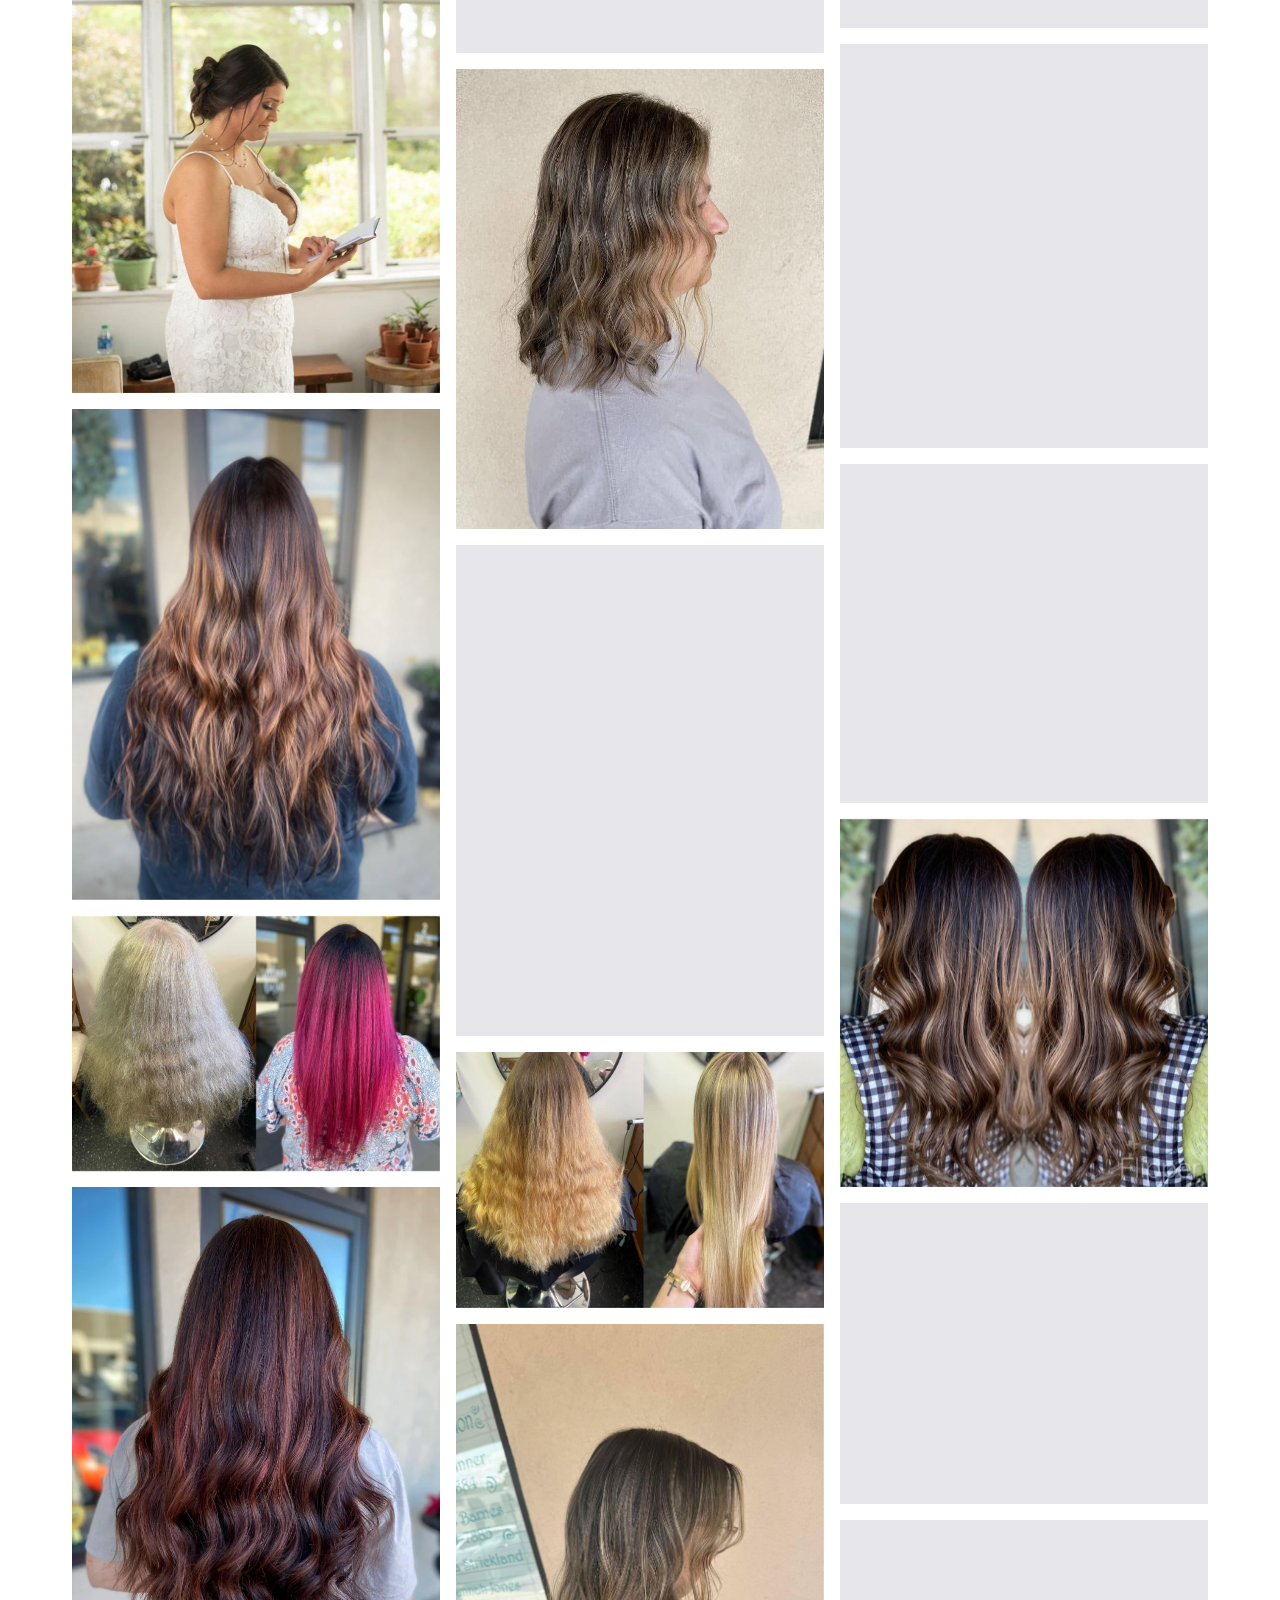
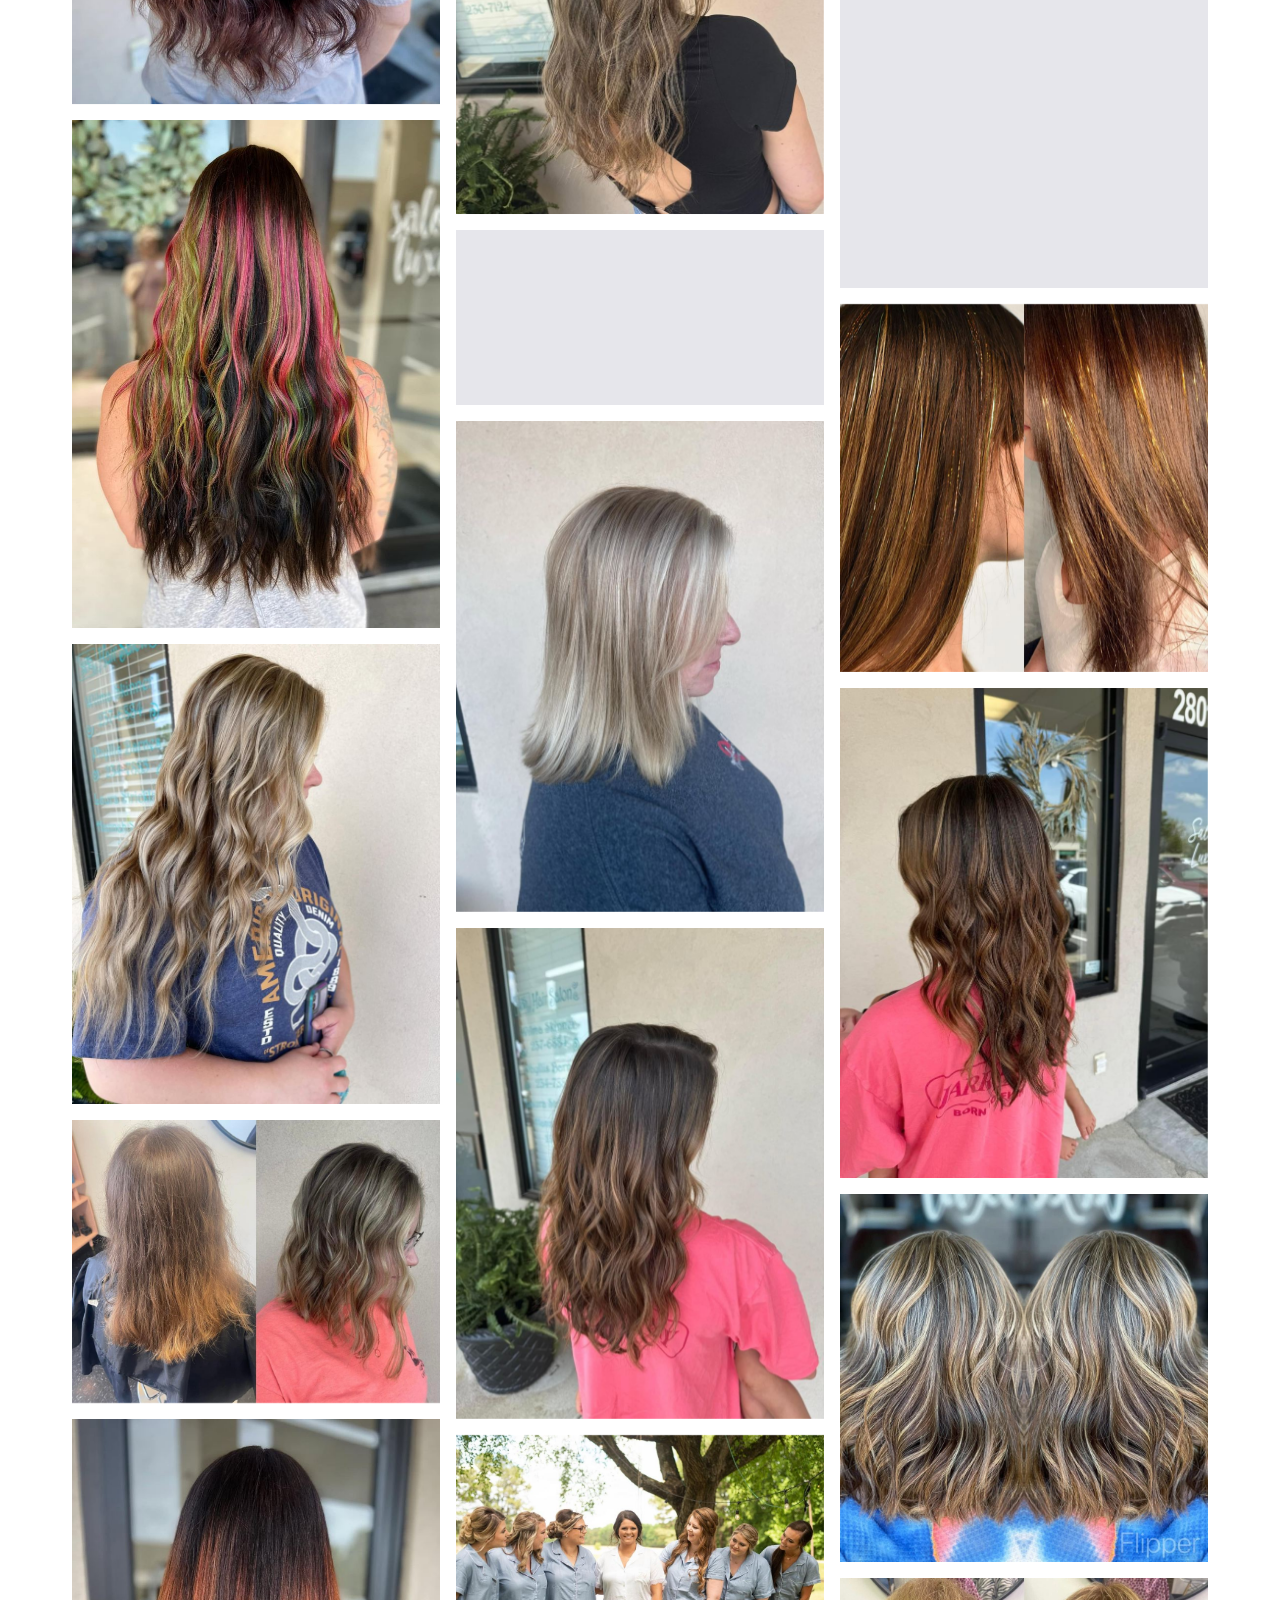
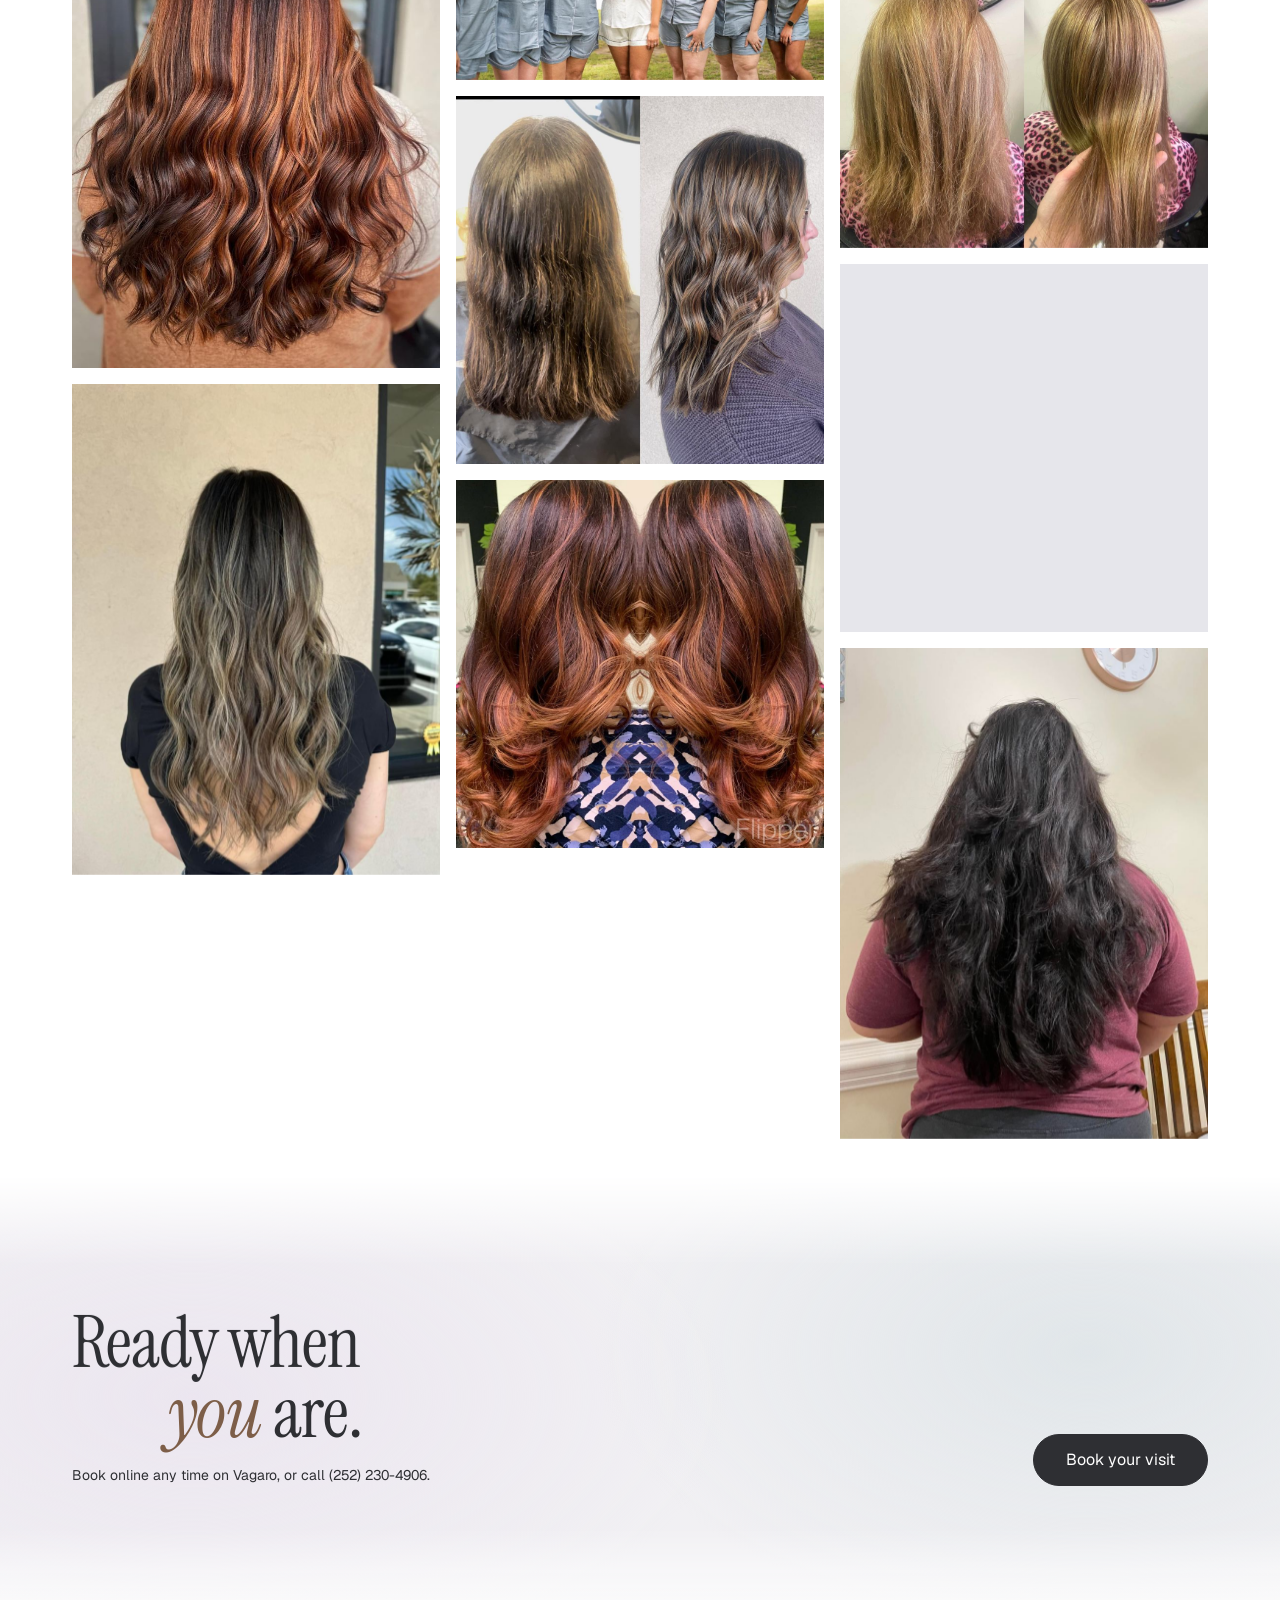
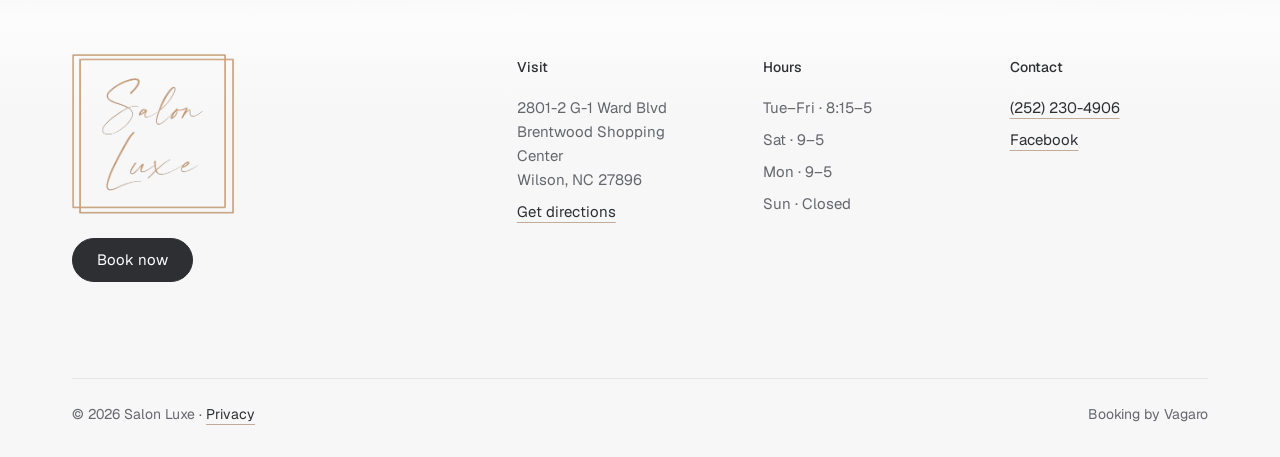
<file: gallery.html>
<!DOCTYPE html><html lang="en" class="Ur3q_a_variable"><head><meta charSet="utf-8"/><meta name="viewport" content="width=device-width, initial-scale=1"/><link rel="preload" href="nx/static/media/Geist_Variable-s.p.43azbxi7zpibd.woff2" as="font" crossorigin="" type="font/woff2"/><link rel="preload" href="media/logo.png" as="image"/><link rel="preload" as="image" href="media/gallery/g01.jpg"/><link rel="preload" as="image" href="media/gallery/g02.jpg"/><link rel="preload" as="image" href="media/gallery/g03.jpg"/><link rel="preload" as="image" href="media/gallery/g04.jpg"/><link rel="preload" as="image" href="media/gallery/g05.jpg"/><link rel="preload" as="image" href="media/gallery/g06.jpg"/><link rel="stylesheet" href="nx/static/chunks/3ny6q5mf94sfk.css" data-precedence="next"/><link rel="preload" as="script" fetchPriority="low" href="nx/static/chunks/1r8o32q13stub.js"/><script src="nx/static/chunks/0dia8bfp_fmb0.js" async=""></script><script src="nx/static/chunks/3lbm-r_1xmrrq.js" async=""></script><script src="nx/static/chunks/turbopack-2u1d16houkiyo.js" async=""></script><script src="nx/static/chunks/30rw_yeeri_r9.js" async=""></script><script src="nx/static/chunks/1gj9cyji_43eg.js" async=""></script><script src="nx/static/chunks/1sgwc1-v6kipu.js" async=""></script><meta name="theme-color" content="#ffffff"/><title>Gallery · Salon Luxe, Wilson NC</title><meta name="description" content="Real balayage, blondes, brunettes, copper, vivids, color corrections and bridal hair from Salon Luxe in Wilson, NC."/><meta name="robots" content="noindex, nofollow, nocache"/><meta name="googlebot" content="noindex, nofollow"/><link rel="canonical" href="https://www.salonluxewilson.com/gallery"/><meta property="og:title" content="Salon Luxe · Color that feels like you, only luxe."/><meta property="og:description" content="Wilson&#x27;s color salon in Brentwood Shopping Center. Book online any time."/><meta property="og:url" content="https://cavilmediapro.github.io/salon-luxe-preview/"/><meta property="og:site_name" content="Salon Luxe"/><meta property="og:locale" content="en_US"/><meta property="og:image" content="https://cavilmediapro.github.io/salon-luxe-preview/og.png"/><meta property="og:image:width" content="1200"/><meta property="og:image:height" content="630"/><meta property="og:image:alt" content="Salon Luxe logo"/><meta property="og:type" content="website"/><meta name="twitter:card" content="summary_large_image"/><meta name="twitter:title" content="Salon Luxe · Color that feels like you, only luxe."/><meta name="twitter:description" content="Wilson&#x27;s color salon in Brentwood Shopping Center. Book online any time."/><meta name="twitter:image" content="https://cavilmediapro.github.io/salon-luxe-preview/og.png"/><link rel="icon" href="favicon.ico?favicon.117ezoe8m31dk.ico" sizes="48x48" type="image/x-icon"/><meta name="next-size-adjust" content=""/><script src="nx/static/chunks/0cz1d0mv5g_q7.js" noModule=""></script></head><body><div hidden=""><!--$--><!--/$--></div><div class="sl-glows" aria-hidden="true"></div><a class="sl-skip" href="#main">Skip to content</a><div class="sl-demo-banner" role="note">Design preview for Salon Luxe by Santiago · Not the salon’s official website</div><div class="sl"><header class="sl-header sl-header--sticky"><div class="sl-container sl-header__inner"><nav class="sl-nav" aria-label="Main"><a href="services.html">Services</a><a href="team.html">Team</a><a href="gallery.html" aria-current="page">Gallery</a><a href="contact.html">Contact</a></nav><a class="sl-wordmark" href="index.html" aria-label="Salon Luxe, home"><img src="media/logo.png" alt="" width="64" height="63" class="sl-logo"/></a><div class="sl-header__end"><a href="tel:+12522304906">(252) 230-4906</a><a class="sl-btn sl-btn--sm" href="https://www.vagaro.com/sl6r9c" target="_blank" rel="noopener">Book now</a><button type="button" aria-haspopup="dialog" aria-expanded="false" data-state="closed" class="sl-menu-btn" aria-label="Open menu"><svg xmlns="http://www.w3.org/2000/svg" width="24" height="24" viewBox="0 0 24 24" fill="none" stroke="currentColor" stroke-width="1.25" stroke-linecap="round" stroke-linejoin="round" class="lucide lucide-menu sl-icon" aria-hidden="true"><path d="M4 5h16"></path><path d="M4 12h16"></path><path d="M4 19h16"></path></svg></button></div></div></header><main id="main"><section class="sl-pagehead" aria-labelledby="gallery-title"><div class="sl-container"><h1 id="gallery-title" class="sl-display-xl"><span class="sl-line" style="opacity:0;transform:translateY(0.35em)">Real chairs,</span><span class="sl-line sl-line--indent" style="opacity:0;transform:translateY(0.35em)">real<!-- --> <em class="sl-accent">results.</em></span></h1><p class="sl-lead sl-pagehead__lead">Every photo here is a Salon Luxe client, as our stylists posted them. No stock photos. See more on <a class="sl-link" href="https://www.facebook.com/salonluxewilson" target="_blank" rel="noopener">our Facebook page</a>.</p></div></section><section class="sl-section sl-gallerysec" aria-label="Gallery"><div class="sl-container"><div><div dir="ltr" role="radiogroup" class="sl-gallery__filters" aria-label="Filter the gallery" tabindex="-1" style="outline:none"><button type="button" data-state="on" role="radio" aria-checked="true" class="sl-shade sl-gallery__filter" tabindex="-1" data-radix-collection-item="">All</button><button type="button" data-state="off" role="radio" aria-checked="false" class="sl-shade sl-gallery__filter" tabindex="-1" data-radix-collection-item="">Blonde</button><button type="button" data-state="off" role="radio" aria-checked="false" class="sl-shade sl-gallery__filter" tabindex="-1" data-radix-collection-item="">Balayage</button><button type="button" data-state="off" role="radio" aria-checked="false" class="sl-shade sl-gallery__filter" tabindex="-1" data-radix-collection-item="">Brunette</button><button type="button" data-state="off" role="radio" aria-checked="false" class="sl-shade sl-gallery__filter" tabindex="-1" data-radix-collection-item="">Copper &amp; red</button><button type="button" data-state="off" role="radio" aria-checked="false" class="sl-shade sl-gallery__filter" tabindex="-1" data-radix-collection-item="">Vivid</button><button type="button" data-state="off" role="radio" aria-checked="false" class="sl-shade sl-gallery__filter" tabindex="-1" data-radix-collection-item="">Before &amp; after</button><button type="button" data-state="off" role="radio" aria-checked="false" class="sl-shade sl-gallery__filter" tabindex="-1" data-radix-collection-item="">Bridal</button></div><p class="sl-small sl-gallery__count" aria-live="polite">46<!-- --> <!-- -->photos</p><ul class="sl-gallery"><li class="sl-gallery__item" style="animation-delay:0ms"><img src="media/gallery/g01.jpg" alt="Golden balayage with soft waves, by Salon Luxe" width="797" height="1000" loading="eager" decoding="async"/></li><li class="sl-gallery__item" style="animation-delay:40ms"><img src="media/gallery/g02.jpg" alt="Teal and turquoise vivid color, by Salon Luxe" width="859" height="1000" loading="eager" decoding="async"/></li><li class="sl-gallery__item" style="animation-delay:80ms"><img src="media/gallery/g03.jpg" alt="Before and after: flat dark brown to dimensional balayage, by Salon Luxe" width="1000" height="918" loading="eager" decoding="async"/></li><li class="sl-gallery__item" style="animation-delay:120ms"><img src="media/gallery/g04.jpg" alt="Long copper hair with loose waves, by Salon Luxe" width="734" height="1000" loading="eager" decoding="async"/></li><li class="sl-gallery__item" style="animation-delay:160ms"><img src="media/gallery/g05.jpg" alt="Bright creamy blonde with waves, by Salon Luxe" width="781" height="1000" loading="eager" decoding="async"/></li><li class="sl-gallery__item" style="animation-delay:200ms"><img src="media/gallery/g06.jpg" alt="Bride with a soft half-up style, by Salon Luxe" width="667" height="1000" loading="eager" decoding="async"/></li><li class="sl-gallery__item" style="animation-delay:240ms"><img src="media/gallery/g07.jpg" alt="Caramel balayage on long brunette hair, by Salon Luxe" width="750" height="1000" loading="lazy" decoding="async"/></li><li class="sl-gallery__item" style="animation-delay:280ms"><img src="media/gallery/g08.jpg" alt="Before and after: white-blonde to hot pink, by Salon Luxe" width="1000" height="694" loading="lazy" decoding="async"/></li><li class="sl-gallery__item" style="animation-delay:320ms"><img src="media/gallery/g09.jpg" alt="Deep brunette with red tones, by Salon Luxe" width="712" height="1000" loading="lazy" decoding="async"/></li><li class="sl-gallery__item" style="animation-delay:320ms"><img src="media/gallery/g10.jpg" alt="Dark hair with pink and green panels, by Salon Luxe" width="724" height="1000" loading="lazy" decoding="async"/></li><li class="sl-gallery__item" style="animation-delay:320ms"><img src="media/gallery/g11.jpg" alt="Blonde balayage with lots of movement, by Salon Luxe" width="800" height="1000" loading="lazy" decoding="async"/></li><li class="sl-gallery__item" style="animation-delay:320ms"><img src="media/gallery/g12.jpg" alt="Before and after: brassy to cool, blended blonde, by Salon Luxe" width="1000" height="768" loading="lazy" decoding="async"/></li><li class="sl-gallery__item" style="animation-delay:320ms"><img src="media/gallery/g13.jpg" alt="Copper ombre on long hair, by Salon Luxe" width="670" height="1000" loading="lazy" decoding="async"/></li><li class="sl-gallery__item" style="animation-delay:320ms"><img src="media/gallery/g14.jpg" alt="Bronde lived-in balayage, by Salon Luxe" width="750" height="1000" loading="lazy" decoding="async"/></li><li class="sl-gallery__item" style="animation-delay:320ms"><img src="media/gallery/g15.jpg" alt="Bride and her mother on the wedding day, by Salon Luxe" width="462" height="1000" loading="lazy" decoding="async"/></li><li class="sl-gallery__item" style="animation-delay:320ms"><img src="media/gallery/g16.jpg" alt="Short blonde lob with soft waves, by Salon Luxe" width="800" height="1000" loading="lazy" decoding="async"/></li><li class="sl-gallery__item" style="animation-delay:320ms"><img src="media/gallery/g17.jpg" alt="Magenta melting into orange and gold, by Salon Luxe" width="1000" height="877" loading="lazy" decoding="async"/></li><li class="sl-gallery__item" style="animation-delay:320ms"><img src="media/gallery/g18.jpg" alt="Before and after: dark brunette to lived-in bronde, by Salon Luxe" width="1000" height="1000" loading="lazy" decoding="async"/></li><li class="sl-gallery__item" style="animation-delay:320ms"><img src="media/gallery/g19.jpg" alt="Lived-in brunette with soft dimension, by Salon Luxe" width="765" height="1000" loading="lazy" decoding="async"/></li><li class="sl-gallery__item" style="animation-delay:320ms"><img src="media/gallery/g20.jpg" alt="Soft bronde balayage, shoulder length, by Salon Luxe" width="720" height="900" loading="lazy" decoding="async"/></li><li class="sl-gallery__item" style="animation-delay:320ms"><img src="media/gallery/g21.jpg" alt="Long, glossy copper, by Salon Luxe" width="750" height="1000" loading="lazy" decoding="async"/></li><li class="sl-gallery__item" style="animation-delay:320ms"><img src="media/gallery/g22.jpg" alt="Before and after: brassy yellow to bright blonde, by Salon Luxe" width="1000" height="695" loading="lazy" decoding="async"/></li><li class="sl-gallery__item" style="animation-delay:320ms"><img src="media/gallery/g23.jpg" alt="Ash bronde balayage, by Salon Luxe" width="750" height="1000" loading="lazy" decoding="async"/></li><li class="sl-gallery__item" style="animation-delay:320ms"><img src="media/gallery/g24.jpg" alt="Electric blue vivid, three angles, by Salon Luxe" width="1000" height="475" loading="lazy" decoding="async"/></li><li class="sl-gallery__item" style="animation-delay:320ms"><img src="media/gallery/g25.jpg" alt="Blended blonde, shoulder length, by Salon Luxe" width="750" height="1000" loading="lazy" decoding="async"/></li><li class="sl-gallery__item" style="animation-delay:320ms"><img src="media/gallery/g26.jpg" alt="Brunette balayage with warm ends, by Salon Luxe" width="750" height="1000" loading="lazy" decoding="async"/></li><li class="sl-gallery__item" style="animation-delay:320ms"><img src="media/gallery/g27.jpg" alt="Bridal party with finished hair, by Salon Luxe" width="1000" height="667" loading="lazy" decoding="async"/></li><li class="sl-gallery__item" style="animation-delay:320ms"><img src="media/gallery/g28.jpg" alt="Before and after: grown-out brown to fresh brunette balayage, by Salon Luxe" width="1000" height="1000" loading="lazy" decoding="async"/></li><li class="sl-gallery__item" style="animation-delay:320ms"><img src="media/gallery/g29.jpg" alt="Rich red-copper with curls, by Salon Luxe" width="1000" height="1000" loading="lazy" decoding="async"/></li><li class="sl-gallery__item" style="animation-delay:320ms"><img src="media/gallery/g30.jpg" alt="Lived-in bronde with face-framing pieces, by Salon Luxe" width="720" height="960" loading="lazy" decoding="async"/></li><li class="sl-gallery__item" style="animation-delay:320ms"><img src="media/gallery/g31.jpg" alt="Burgundy red, three angles, by Salon Luxe" width="1000" height="398" loading="lazy" decoding="async"/></li><li class="sl-gallery__item" style="animation-delay:320ms"><img src="media/gallery/g32.jpg" alt="Smoky blonde balayage, by Salon Luxe" width="750" height="1000" loading="lazy" decoding="async"/></li><li class="sl-gallery__item" style="animation-delay:320ms"><img src="media/gallery/g33.jpg" alt="Long, dark, smooth brunette, by Salon Luxe" width="704" height="1000" loading="lazy" decoding="async"/></li><li class="sl-gallery__item" style="animation-delay:320ms"><img src="media/gallery/g34.jpg" alt="Before and after: uneven color to glossy copper, by Salon Luxe" width="1000" height="1000" loading="lazy" decoding="async"/></li><li class="sl-gallery__item" style="animation-delay:320ms"><img src="media/gallery/g35.jpg" alt="Copper highlights with volume, by Salon Luxe" width="1000" height="1000" loading="lazy" decoding="async"/></li><li class="sl-gallery__item" style="animation-delay:320ms"><img src="media/gallery/g36.jpg" alt="Blonde balayage on a brunette base, by Salon Luxe" width="910" height="1000" loading="lazy" decoding="async"/></li><li class="sl-gallery__item" style="animation-delay:320ms"><img src="media/gallery/g37.jpg" alt="Before and after: faded red to bright pink, by Salon Luxe" width="1000" height="921" loading="lazy" decoding="async"/></li><li class="sl-gallery__item" style="animation-delay:320ms"><img src="media/gallery/g38.jpg" alt="Brunette balayage, two angles, by Salon Luxe" width="1000" height="1000" loading="lazy" decoding="async"/></li><li class="sl-gallery__item" style="animation-delay:320ms"><img src="media/gallery/g39.jpg" alt="Icy blonde balayage, two angles, by Salon Luxe" width="1000" height="817" loading="lazy" decoding="async"/></li><li class="sl-gallery__item" style="animation-delay:320ms"><img src="media/gallery/g40.jpg" alt="Before and after: dark roots to bright, blended blonde, by Salon Luxe" width="1000" height="1000" loading="lazy" decoding="async"/></li><li class="sl-gallery__item" style="animation-delay:320ms"><img src="media/gallery/g41.jpg" alt="Warm copper-brown, two angles, by Salon Luxe" width="1000" height="1000" loading="lazy" decoding="async"/></li><li class="sl-gallery__item" style="animation-delay:320ms"><img src="media/gallery/g42.jpg" alt="Brunette balayage, back view, by Salon Luxe" width="750" height="1000" loading="lazy" decoding="async"/></li><li class="sl-gallery__item" style="animation-delay:320ms"><img src="media/gallery/g43.jpg" alt="Bronde balayage, two angles, by Salon Luxe" width="1000" height="1000" loading="lazy" decoding="async"/></li><li class="sl-gallery__item" style="animation-delay:320ms"><img src="media/gallery/g44.jpg" alt="Golden blonde, two angles, by Salon Luxe" width="1000" height="733" loading="lazy" decoding="async"/></li><li class="sl-gallery__item" style="animation-delay:320ms"><img src="media/gallery/g45.jpg" alt="Lived-in blonde and bronde results, by Salon Luxe" width="1000" height="1000" loading="lazy" decoding="async"/></li><li class="sl-gallery__item" style="animation-delay:320ms"><img src="media/gallery/g46.jpg" alt="Long, dark brunette, by Salon Luxe" width="750" height="1000" loading="lazy" decoding="async"/></li></ul></div></div></section><section class="sl-section" aria-labelledby="band-title"><div class="sl-band"><div class="sl-container sl-band__inner"><div><h2 id="band-title" class="sl-display-lg"><span class="sl-line" style="opacity:0;transform:translateY(0.35em)">Ready when</span><span class="sl-line sl-line--indent" style="opacity:0;transform:translateY(0.35em)"><em class="sl-accent">you</em> are.</span></h2><p class="sl-small">Book online any time on Vagaro, or call <!-- -->(252) 230-4906<!-- -->.</p></div><a class="sl-btn sl-btn--solid" href="https://www.vagaro.com/sl6r9c" target="_blank" rel="noopener">Book your visit</a></div></div></section></main><footer class="sl-footer"><div class="sl-container"><div class="sl-footer__grid"><div class="sl-footer__brand"><img src="media/logo.png" alt="Salon Luxe" width="160" height="158" class="sl-logo sl-logo--footer"/><div><a class="sl-btn sl-btn--solid sl-btn--sm" href="https://www.vagaro.com/sl6r9c" target="_blank" rel="noopener">Book now</a></div></div><div><h2>Visit</h2><address>2801-2 G-1 Ward Blvd<br/>Brentwood Shopping Center<br/>Wilson<!-- -->, <!-- -->NC<!-- --> <!-- -->27896</address><ul style="margin-top:8px"><li><a class="sl-link" href="https://www.google.com/maps/search/?api=1&amp;query=Salon+Luxe+2801+Ward+Blvd+Wilson+NC" target="_blank" rel="noopener">Get directions</a></li></ul></div><div><h2>Hours</h2><ul><li>Tue–Fri<!-- --> · <!-- -->8:15–5</li><li>Sat<!-- --> · <!-- -->9–5</li><li>Mon<!-- --> · <!-- -->9–5</li><li>Sun<!-- --> · <!-- -->Closed</li></ul></div><div><h2>Contact</h2><ul><li><a class="sl-link" href="tel:+12522304906">(252) 230-4906</a></li><li><a class="sl-link" href="https://www.facebook.com/salonluxewilson" target="_blank" rel="noopener">Facebook</a></li></ul></div></div><div class="sl-footer__bottom"><p class="sl-small">© <!-- -->2026<!-- --> Salon Luxe · <a class="sl-link" href="privacy.html">Privacy</a></p><p class="sl-small">Booking by Vagaro</p></div></div></footer><div class="sl-bookbar sl-bookbar--fixed"><a class="sl-btn sl-btn--sm" href="tel:+12522304906">Call</a><a class="sl-btn sl-btn--solid sl-btn--sm" href="https://www.vagaro.com/sl6r9c" target="_blank" rel="noopener">Book now</a></div></div><!--$--><!--/$--><script id="_R_">(globalThis["TURBOPACK"] || (globalThis["TURBOPACK"] = [])).push({"otherChunks":["static/chunks/1r8o32q13stub.js","static/chunks/0dia8bfp_fmb0.js","static/chunks/3lbm-r_1xmrrq.js"],"runtimeModuleIds":[94553]});</script><script src="nx/static/chunks/1r8o32q13stub.js" async=""></script><script>(self.__next_f=self.__next_f||[]).push([0])</script><script>self.__next_f.push([1,"1:\"$Sreact.fragment\"\n2:\"nx/static/chunks/30rw_yeeri_r9.js\"\n3:I[30605,[\"$2\"],\"PageGlow\"]\n4:I[39756,[\"$2\"],\"default\"]\n5:I[37457,[\"$2\"],\"default\"]\n9:\"nx/static/chunks/1gj9cyji_43eg.js\"\na:\"nx/static/chunks/1sgwc1-v6kipu.js\"\nb:I[76893,[\"$2\",\"$9\",\"$a\"],\"Header\"]\nc:I[63605,[\"$2\",\"$9\",\"$a\"],\"TextEffect\"]\nd:I[71598,[\"$2\",\"$9\",\"$a\"],\"GalleryGrid\"]\ne:I[48648,[\"$2\",\"$9\",\"$a\"],\"TrackedLink\"]\n18:\"ViewportBoundary\"\n19:I[97367,[\"$2\"],\"$18\"]\n1b:\"MetadataBoundary\"\n1c:I[97367,[\"$2\"],\"$1b\"]\n1d:\"$Sreact.suspense\"\n1f:I[68027,[\"$2\"],\"default\",1]\n:HL[\"nx/static/chunks/3ny6q5mf94sfk.css\",\"style\"]\n:HL[\"nx/static/media/Geist_Variable-s.p.43azbxi7zpibd.woff2\",\"font\",{\"crossOrigin\":\"\",\"type\":\"font/woff2\"}]\n:HL[\"media/logo.png\",\"image\"]\n7:X\n8:[[\"children\",{\"s\":\"__PAGE__\",\"h\":512,\"d\":{\"r\":[\"$\",\"$1\",\"c\",{\"children\":[[\"$\",\"div\",null,{\"className\":\"sl\",\"children\":[[\"$\",\"$Lb\",null,{\"current\":\"gallery\"}],[\"$\",\"main\",null,{\"id\":\"main\",\"children\":[[[\"$\",\"section\",null,{\"className\":\"sl-pagehead\",\"aria-labelledby\":\"gallery-title\",\"children\":[\"$\",\"div\",null,{\"className\":\"sl-container\",\"children\":[[\"$\",\"$Lc\",null,{\"as\":\"h1\",\"id\":\"gallery-title\",\"className\":\"sl-display-xl\",\"lines\":[\"Real chairs,\",[\"real\",\" \",[\"$\",\"em\",null,{\"className\":\"sl-accent\",\"children\":\"results.\"}]]]}],[\"$\",\"p\",null,{\"className\":\"sl-lead sl-pagehead__lead\",\"children\":[\"Every photo here is a Salon Luxe client, as our stylists posted them. No stock photos. See more on \",[\"$\",\"a\",null,{\"className\":\"sl-link\",\"href\":\"https://www.facebook.com/salonluxewilson\",\"target\":\"_blank\",\"rel\":\"noopener\",\"children\":\"our Facebook page\"}],\".\"]}],null]}]}],[\"$\",\"section\",null,{\"className\":\"sl-section sl-gallerysec\",\"aria-label\":\"Gallery\",\"children\":[\"$\",\"div\",null,{\"className\":\"sl-container\",\"children\":[\"$\",\"$Ld\",null,{}]}]}]],[\"$\",\"section\",null,{\"className\":\"sl-section\",\"aria-labelledby\":\"band-title\",\"children\":[\"$\",\"div\",null,{\"className\":\"sl-band\",\"children\":[\"$\",\"div\",null,{\"className\":\"sl-container sl-band__inner\",\"children\":[[\"$\",\"div\",null,{\"children\":[[\"$\",\"$Lc\",null,{\"as\":\"h2\",\"id\":\"band-title\",\"className\":\"sl-display-lg\",\"lines\":[\"Ready when\",[[\"$\",\"em\",null,{\"className\":\"sl-accent\",\"children\":\"you\"}],\" are.\"]]}],[\"$\",\"p\",null,{\"className\":\"sl-small\",\"children\":[\"Book online any time on Vagaro, or call \",\"(252) 230-4906\",\".\"]}]]}],[\"$\",\"$Le\",null,{\"className\":\"sl-btn sl-btn--solid\",\"href\":\"https://www.vagaro.com/sl6r9c\",\"event\":\"book_click\",\"params\":{\"place\":\"band\"},\"children\":\"Book your visit\"}]]}]}]}]]}],[\"$\",\"footer\",null,{\"className\":\"sl-footer\",\"children\":[\"$\",\"div\",null,{\"className\":\"sl-container\",\"children\":[[\"$\",\"div\",null,{\"className\":\"sl-footer__grid\",\"children\":[[\"$\",\"div\",null,{\"className\":\"sl-footer__brand\",\"children\":[[\"$\",\"img\",null,{\"src\":\"media/logo.png\",\"alt\":\"Salon Luxe\",\"width\":160,\"height\":158,\"className\":\"sl-logo sl-logo--footer\"}],[\"$\",\"div\",null,{\"children\":[\"$\",\"$Le\",null,{\"className\":\"sl-btn sl-btn--solid sl-btn--sm\",\"href\":\"https://www.vagaro.com/sl6r9c\",\"event\":\"book_click\",\"params\":{\"place\":\"footer\"},\"children\":\"Book now\"}]}]]}],[\"$\",\"div\",null,{\"children\":[[\"$\",\"h2\",null,{\"children\":\"Visit\"}],[\"$\",\"address\",null,{\"children\":[\"2801-2 G-1 Ward Blvd\",[\"$\",\"br\",null,{}],\"Brentwood Shopping Center\",\"$Lf\",\"Wilson\",\", \",\"NC\",\" \",\"27896\"]}],\"$L10\"]}],\"$L11\",\"$L12\"]}],\"$L13\"]}]}],\"$L14\"]}],[\"$L15\",\"$L16\"],\"$L17\"]}],\"p\":false,\"v\":null}}]]\n6:[[\"children\",{\"s\":\"gallery\",\"h\":512,\"d\":{\"r\":[\"$\",\"$1\",\"c\",{\"children\":[null,[\"$\",\"$L4\",null,{\"parallelRouterKey\":\"children\",\"error\":\"$undefined\",\"errorStyles\":\"$undefined\",\"errorScripts\":\"$undefined\",\"template\":[\"$\",\"$L5\",null,{}],\"templateStyles\":\"$undefined\",\"templateScripts\":\"$undefined\",\"notFound\":\"$undefined\",\"forbidden\":\"$undefined\",\"unauthorized\":\"$undefined\"}]]}],\"p\":false,\"v\":\"$7\"},\"c\":\"$Q8\"}]]\n0:{\"P\":null,\"c\":[\"\",\"gallery\"],\"q\":\"\",\"i\":false,\"t\":{\"t\":{\"s\":\"\",\"h\":528,\"d\":{\"r\":[\"$\",\"$1\",\"c\",{\"children\":[[[\"$\",\"link\",\"0\",{\"rel\":\"stylesheet\",\"href\":\"nx/static/chunks/3ny6q5mf94sfk.css\",\"precedence\":\"next\",\"crossOrigin\":\"$undefined\",\"nonce\":\"$undefined\"}],[\"$\",\"script\",\"script-0\",{\"src\":\"nx/static/chunks/30rw_yeeri_r9.js\",\"async\":true,\"nonce\":\"$undefined\"}]],[\"$\",\"html\",null,{\"lang\":\"en\",\"className\":\"Ur3q_a_variable\",\"children\":[\"$\",\"body\",null,{\"children\":[[\"$\",\"$L3\",null,{}],[\"$\",\"a\",null,{\"className\":\"sl-skip\",\"href\":\"#main\",\"children\":\"Skip to content\"}],[\"$\",\"div\",null,{\"className\":\"sl-demo-banner\",\"role\":\"note\",\"children\":\"Design preview for Salon Luxe by Santiago · Not the salon’s official website\"}],[\"$\",\"$L4\",null,{\"parallelRouterKey\":\"children\",\"error\":\"$undefined\",\"errorStyles\":\"$undefined\",\"errorScripts\":\"$undefined\",\"template\":[\"$\",\"$L5\",null,{}],\"templateStyles\":\"$undefined\",\"templateScripts\":\"$undefined\",\"notFound\":[[[\"$\",\"title\",null,{\"children\":\"404: This page could not be found.\"}],[\"$\",\"div\",null,{\"style\":{\"fontFamily\":\"system-ui,\\\"Segoe UI\\\",Roboto,Helvetica,Arial,sans-serif,\\\"Apple Color Emoji\\\",\\\"Segoe UI Emoji\\\"\",\"height\":\"100vh\",\"textAlign\":\"center\",\"display\":\"flex\",\"flexDirection\":\"column\",\"alignItems\":\"center\",\"justifyContent\":\"center\"},\"children\":[\"$\",\"div\",null,{\"children\":[[\"$\",\"style\",null,{\"dangerouslySetInnerHTML\":{\"__html\":\"body{color:#000;background:#fff;margin:0}.next-error-h1{border-right:1px solid rgba(0,0,0,.3)}@media (prefers-color-scheme:dark){body{color:#fff;background:#000}.next-error-h1{border-right:1px solid rgba(255,255,255,.3)}}\"}}],[\"$\",\"h1\",null,{\"className\":\"next-error-h1\",\"style\":{\"display\":\"inline-block\",\"margin\":\"0 20px 0 0\",\"padding\":\"0 23px 0 0\",\"fontSize\":24,\"fontWeight\":500,\"verticalAlign\":\"top\",\"lineHeight\":\"49px\"},\"children\":404}],[\"$\",\"div\",null,{\"style\":{\"display\":\"inline-block\"},\"children\":[\"$\",\"h2\",null,{\"style\":{\"fontSize\":14,\"fontWeight\":400,\"lineHeight\":\"49px\",\"margin\":0},\"children\":\"This page could not be found.\"}]}]]}]}]],[]],\"forbidden\":\"$undefined\",\"unauthorized\":\"$undefined\"}],[null,null,null]]}]}]]}],\"p\":false,\"v\":null},\"c\":\"$Q6\"},\"h\":{\"r\":[\"$\",\"$1\",\"h\",{\"children\":[null,[\"$\",\"$L19\",null,{\"children\":\"$L1a\"}],[\"$\",\"$L1c\",null,{\"children\":[[\"$\",\"div\",null,{\"hidden\":true,\"children\":[\"$\",\"$1d\",null,{\"name\":\"Next.Metadata\",\"children\":\"$L1e\"}]}],null]}],[\"$\",\"meta\",null,{\"name\":\"next-size-adjust\",\"content\":\"\"}]]}],\"p\":false,\"v\":null}},\"m\":\"$undefined\",\"G\":[\"$1f\",[[\"$\",\"link\",\"0\",{\"rel\":\"stylesheet\",\"href\":\"nx/static/chunks/3ny6q5mf94sfk.css\",\"precedence\":\"next\",\"crossOrigin\":\"$undefined\",\"nonce\":\"$undefined\"}]]],\"S\":true,\"r\":\"$undefined\",\"s\":\"$undefined\",\"a\":\"$undefined\",\"l\":\"$undefined\",\"p\":\"$undefined\",\"d\":\"$undefined\",\"b\":\"EodhAe1xutog5VQH6vPdp\"}\n20:I[76893,[\"$2\",\"$9\",\"$a\"],\"BookBar\"]\n21:I[97367,[\"$2\"],\"OutletBoundary\"]\n7:C\nf:[\"$\",\"br\",null,{}]\n10:[\"$\",\"ul\",null,{\"style\":{\"marginTop\":8},\"children\":[\"$\",\"li\",null,{\"children\":[\"$\",\"$Le\",null,{\"className\":\"sl-link\",\"href\":\"https://www.google.com/maps/search/?api=1\u0026query=Salon+Luxe+2801+Ward+Blvd+Wilson+NC\",\"event\":\"directions_click\",\"children\":\"Get directions\"}]}]}]\n11:[\"$\",\"div\",null,{\"children\":[[\"$\",\"h2\",null,{\"children\":\"Hours\"}],[\"$\",\"ul\",null,{\"children\":[[\"$\",\"li\",\"Tue–Fri\",{\"children\":[\"Tue–Fri\",\" · \",\"8:15–5\"]}],[\"$\",\"li\",\"Sat\",{\"children\":[\"Sat\",\" · \",\"9–5\"]}],[\"$\",\"li\",\"Mon\",{\"children\":[\"Mon\",\" · \",\"9–5\"]}],[\"$\",\"li\",\"Sun\",{\"children\":[\"Sun\",\" · \",\"Closed\"]}]]}]]}]\n12:[\"$\",\"div\",null,{\"children\":[[\"$\",\"h2\",null,{\"children\":\"Contact\"}],[\"$\",\"ul\",null,{\"children\":[[\"$\",\"li\",null,{\"children\":[\"$\",\"$Le\",null,{\"className\":\"sl-link\",\"href\":\"tel:+12522304906\",\"event\":\"call_click\",\"params\":{\"place\":\"footer\"},\"children\":\"(252) 230-4906\"}]}],[\"$\",\"li\",null,{\"children\":[\"$\",\"a\",null,{\"className\":\"sl-link\",\"href\":\"https://www.facebook.com/salonluxewilson\",\"target\":\"_blank\",\"rel\":\"noopener\",\"children\":\"Facebook\"}]}],null]}]]}]\n13:[\"$\",\"div\",null,{\"className\":\"sl-footer__bottom\",\"children\":[[\"$\",\"p\",null,{\"className\":\"sl-small\",\"children\":[\"© \",2026,\" Salon Luxe · \",[\"$\",\"a\",null,{\"className\":\"sl-link\",\"href\":\"privacy.html\",\"children\":\"Privacy\"}]]}],[\"$\",\"p\",null,{\"className\":\"sl-small\",\"children\":\"Booking by Vagaro\"}]]}]\n14:[\"$\",\"$L20\",null,{}]\n15:[\"$\",\"script\",\"script-0\",{\"src\":\"nx/static/chunks/1gj9cyji_43eg.js\",\"async\":true,\"nonce\":\"$undefined\"}]\n16:[\"$\",\"script\",\"script-1\",{\"src\":\"nx/static/chunks/1sgwc1-v6kipu.js\",\"async\":true,\"nonce\":\"$undefined\"}]\n17:[\"$\",\"$L21\",null,{\"children\":[\"$\",\"$1d\",null,{\"name\":\"Next.MetadataOutlet\",\"children\":\"$@22\"}]}]\n1a:[[\"$\",\"meta\",\"0\",{\"charSet\":\"utf-8\"}],[\"$\",\"meta\",\"1\",{\"name\":\"viewport\",\"content\":\"width=device-width, initial-scale=1\"}],[\"$\",\"meta\",\"2\",{\"name\":\"theme-color\",\"content\":\"#ffffff\"}]]\n23:I[27201,[\"$2\"],\"IconMark\"]\n1e:[[\"$\",\"title\",\"0\",{\"children\":\"Gallery · Salon Luxe, Wilson NC\"}],[\"$\",\"meta\",\"1\",{\"name\":\"description\",\"content\":\"Real balayage, blondes, brunettes, copper, vivids, color corrections and bridal hair from Salon Luxe in Wilson, NC.\"}],[\"$\",\"meta\",\"2\",{\"name\":\"robots\",\"content\":\"noindex, nofollow, nocache\"}],[\"$\",\"meta\",\"3\",{\"name\":\"googlebot\",\"content\":\"noindex, nofollow\"}],[\"$\",\"link\",\"4\",{\"rel\":\"canonical\",\"href\":\"https://www.salonluxewilson.com/gallery\"}],[\"$\",\"meta\",\"5\",{\"property\":\"og:title\",\"content\":\"Salon Luxe · Color that feels like you, only luxe.\"}],[\"$\",\"meta\",\"6\",{\"property\":\"og:description\",\"content\":\"Wilson's color salon in Brentwood Shopping Center. Book online any time.\"}],[\"$\",\"meta\",\"7\",{\"property\":\"og:url\",\"content\":\"https://cavilmediapro.github.io/salon-luxe-preview/\"}],[\"$\",\"meta\",\"8\",{\"property\":\"og:site_name\",\"content\":\"Salon Luxe\"}],[\"$\",\"meta\",\"9\",{\"property\":\"og:locale\",\"content\":\"en_US\"}],[\"$\",\"meta\",\"10\",{\"property\":\"og:image\",\"content\":\"https://cavilmediapro.github.io/salon-luxe-preview/og.png\"}],[\"$\",\"meta\",\"11\",{\"property\":\"og:image:width\",\"content\":\"1200\"}],[\"$\",\"meta\",\"12\",{\"property\":\"og:image:height\",\"content\":\"630\"}],[\"$\",\"meta\",\"13\",{\"property\":\"og:image:alt\",\"content\":\"Salon Luxe logo\"}],[\"$\",\"meta\",\"14\",{\"property\":\"og:type\",\"content\":\"website\"}],[\"$\",\"meta\",\"15\",{\"name\":\"twitter:card\",\"content\":\"summary_large_image\"}],[\"$\",\"meta\",\"16\",{\"name\":\"twitter:title\",\"content\":\"Salon Luxe · Color that feels like you, only luxe.\"}],[\"$\",\"meta\",\"17\",{\"name\":\"twitter:description\",\"content\":\"Wilson's color salon in Brentwood Shopping Center. Book online any time.\"}],[\"$\",\"meta\",\"18\",{\"name\":\"twitter:image\",\"content\":\"https://cavilmediapro.github.io/salon-luxe-preview/og.png\"}],[\"$\",\"link\",\"19\",{\"rel\":\"icon\",\"href\":\"favicon.ico?favicon.117ezoe8m31dk.ico\",\"sizes\":\"48x48\",\"type\":\"image/x-icon\"}],[\"$\",\"$L23\",\"20\",{}]]\n22:null\n"])</script></body></html>
</file>
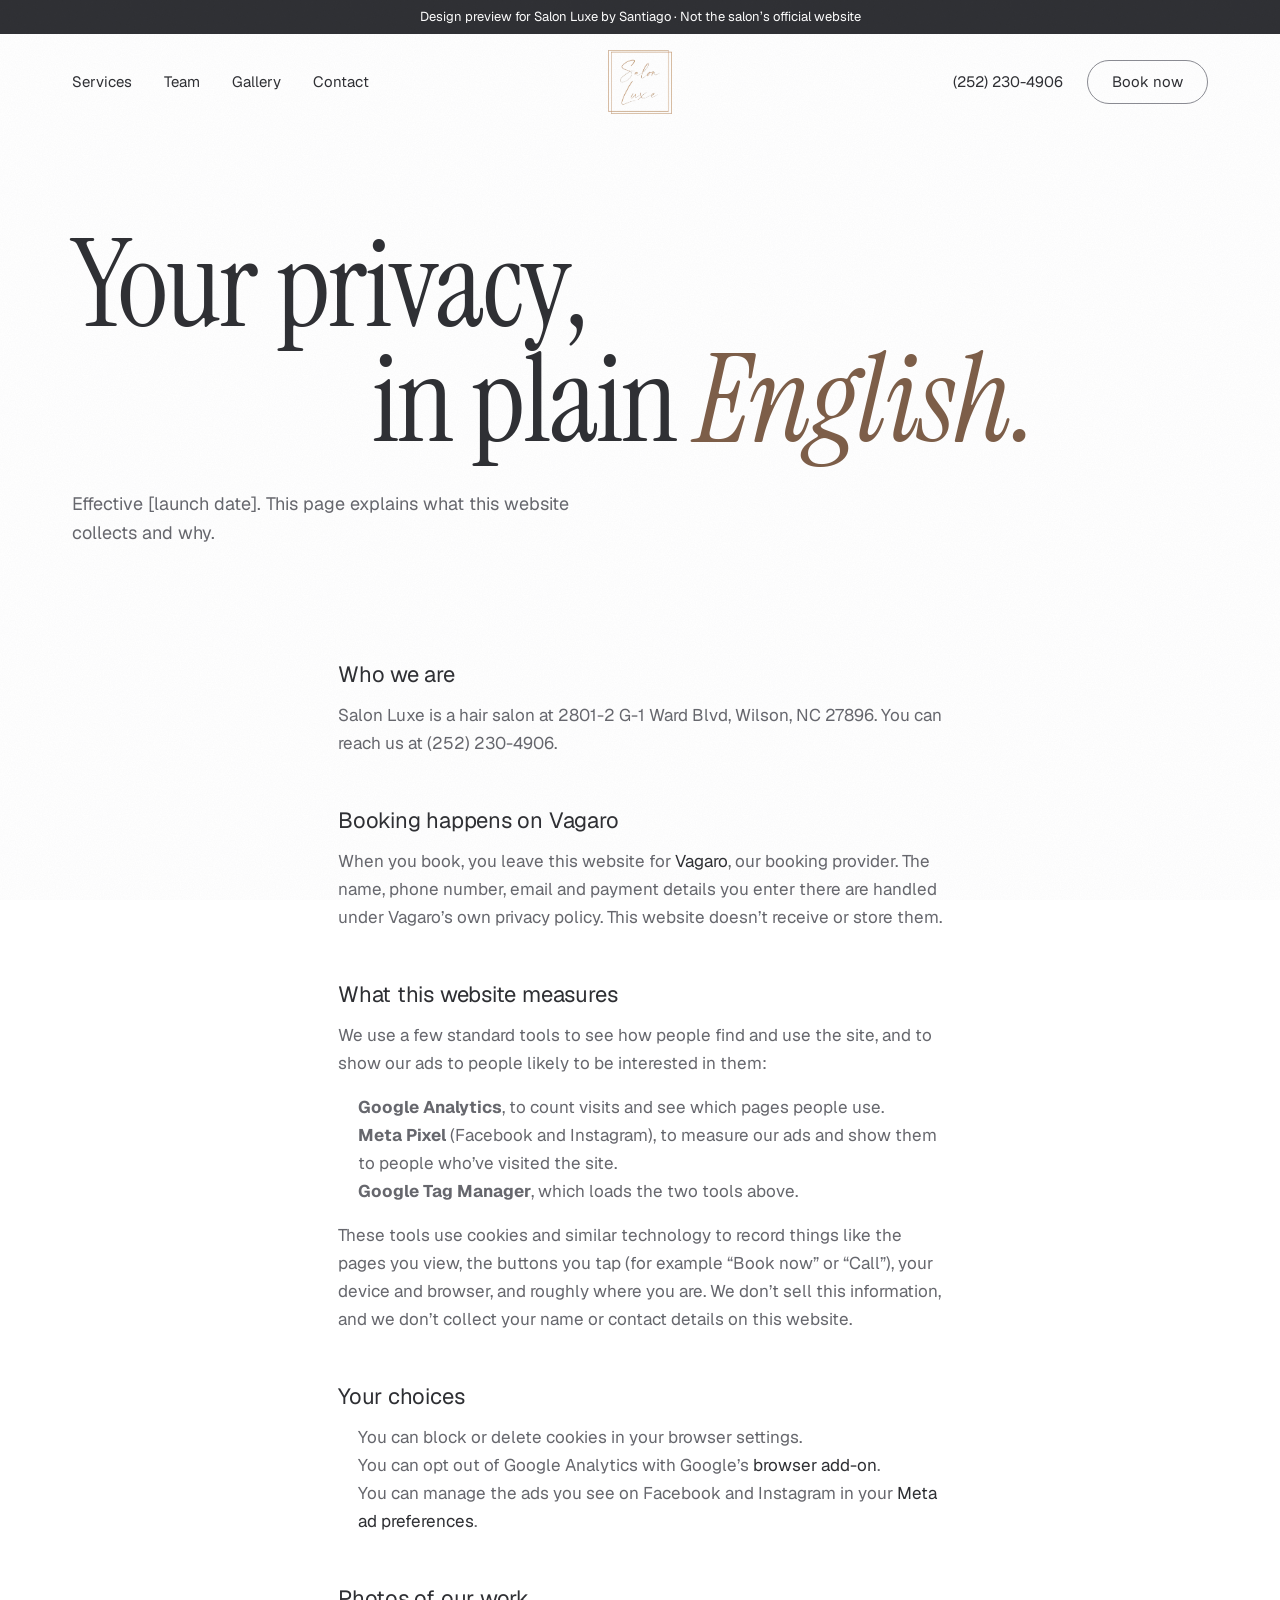
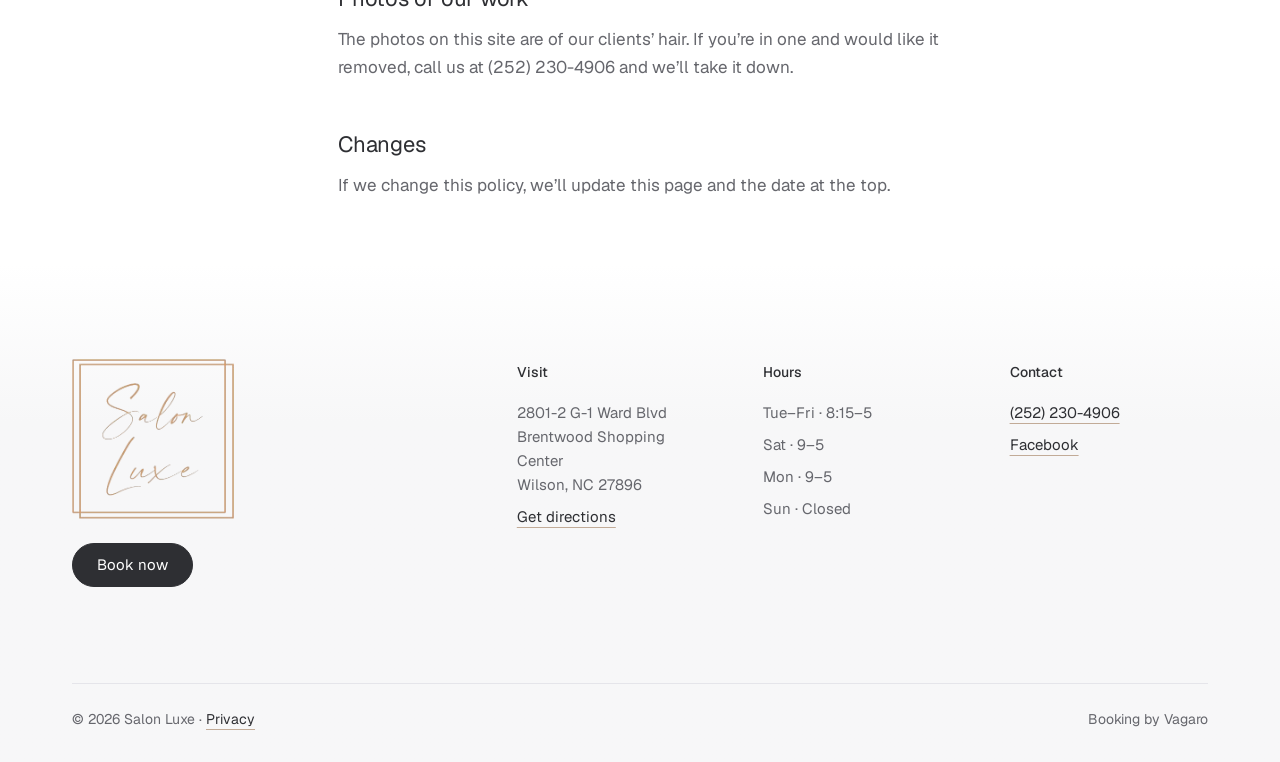
<file: privacy.html>
<!DOCTYPE html><html lang="en" class="Ur3q_a_variable"><head><meta charSet="utf-8"/><meta name="viewport" content="width=device-width, initial-scale=1"/><link rel="preload" href="nx/static/media/Geist_Variable-s.p.43azbxi7zpibd.woff2" as="font" crossorigin="" type="font/woff2"/><link rel="preload" href="media/logo.png" as="image"/><link rel="stylesheet" href="nx/static/chunks/3ny6q5mf94sfk.css" data-precedence="next"/><link rel="preload" as="script" fetchPriority="low" href="nx/static/chunks/1r8o32q13stub.js"/><script src="nx/static/chunks/0dia8bfp_fmb0.js" async=""></script><script src="nx/static/chunks/3lbm-r_1xmrrq.js" async=""></script><script src="nx/static/chunks/turbopack-2u1d16houkiyo.js" async=""></script><script src="nx/static/chunks/30rw_yeeri_r9.js" async=""></script><script src="nx/static/chunks/1sgwc1-v6kipu.js" async=""></script><meta name="theme-color" content="#ffffff"/><title>Privacy · Salon Luxe, Wilson NC</title><meta name="description" content="How the Salon Luxe website uses analytics and advertising tools, and how to contact us about your information."/><meta name="robots" content="index, follow"/><link rel="canonical" href="https://www.salonluxewilson.com/privacy"/><meta property="og:title" content="Salon Luxe · Color that feels like you, only luxe."/><meta property="og:description" content="Wilson&#x27;s color salon in Brentwood Shopping Center. Book online any time."/><meta property="og:url" content="https://cavilmediapro.github.io/salon-luxe-preview/"/><meta property="og:site_name" content="Salon Luxe"/><meta property="og:locale" content="en_US"/><meta property="og:image" content="https://cavilmediapro.github.io/salon-luxe-preview/og.png"/><meta property="og:image:width" content="1200"/><meta property="og:image:height" content="630"/><meta property="og:image:alt" content="Salon Luxe logo"/><meta property="og:type" content="website"/><meta name="twitter:card" content="summary_large_image"/><meta name="twitter:title" content="Salon Luxe · Color that feels like you, only luxe."/><meta name="twitter:description" content="Wilson&#x27;s color salon in Brentwood Shopping Center. Book online any time."/><meta name="twitter:image" content="https://cavilmediapro.github.io/salon-luxe-preview/og.png"/><link rel="icon" href="favicon.ico?favicon.117ezoe8m31dk.ico" sizes="48x48" type="image/x-icon"/><meta name="next-size-adjust" content=""/><script src="nx/static/chunks/0cz1d0mv5g_q7.js" noModule=""></script></head><body><div hidden=""><!--$--><!--/$--></div><div class="sl-glows" aria-hidden="true"></div><a class="sl-skip" href="#main">Skip to content</a><div class="sl-demo-banner" role="note">Design preview for Salon Luxe by Santiago · Not the salon’s official website</div><div class="sl"><header class="sl-header sl-header--sticky"><div class="sl-container sl-header__inner"><nav class="sl-nav" aria-label="Main"><a href="services.html">Services</a><a href="team.html">Team</a><a href="gallery.html">Gallery</a><a href="contact.html">Contact</a></nav><a class="sl-wordmark" href="index.html" aria-label="Salon Luxe, home"><img src="media/logo.png" alt="" width="64" height="63" class="sl-logo"/></a><div class="sl-header__end"><a href="tel:+12522304906">(252) 230-4906</a><a class="sl-btn sl-btn--sm" href="https://www.vagaro.com/sl6r9c" target="_blank" rel="noopener">Book now</a><button type="button" aria-haspopup="dialog" aria-expanded="false" data-state="closed" class="sl-menu-btn" aria-label="Open menu"><svg xmlns="http://www.w3.org/2000/svg" width="24" height="24" viewBox="0 0 24 24" fill="none" stroke="currentColor" stroke-width="1.25" stroke-linecap="round" stroke-linejoin="round" class="lucide lucide-menu sl-icon" aria-hidden="true"><path d="M4 5h16"></path><path d="M4 12h16"></path><path d="M4 19h16"></path></svg></button></div></div></header><main id="main"><section class="sl-pagehead" aria-labelledby="privacy-title"><div class="sl-container"><h1 id="privacy-title" class="sl-display-xl"><span class="sl-line" style="opacity:0;transform:translateY(0.35em)">Your privacy,</span><span class="sl-line sl-line--indent" style="opacity:0;transform:translateY(0.35em)">in plain<!-- --> <em class="sl-accent">English.</em></span></h1><p class="sl-lead sl-pagehead__lead">Effective [launch date]. This page explains what this website collects and why.</p></div></section><section class="sl-section" style="padding-top:64px" aria-label="Privacy policy"><div class="sl-container sl-prose"><h2>Who we are</h2><p>Salon Luxe is a hair salon at <!-- -->2801-2 G-1 Ward Blvd<!-- -->, <!-- -->Wilson<!-- -->, <!-- -->NC<!-- --> <!-- -->27896<!-- -->. You can reach us at <!-- -->(252) 230-4906<!-- -->.</p><h2>Booking happens on Vagaro</h2><p>When you book, you leave this website for <a href="https://www.vagaro.com/sl6r9c" target="_blank" rel="noopener">Vagaro</a>, our booking provider. The name, phone number, email and payment details you enter there are handled under Vagaro’s own privacy policy. This website doesn’t receive or store them.</p><h2>What this website measures</h2><p>We use a few standard tools to see how people find and use the site, and to show our ads to people likely to be interested in them:</p><ul><li><strong>Google Analytics</strong>, to count visits and see which pages people use.</li><li><strong>Meta Pixel</strong> (Facebook and Instagram), to measure our ads and show them to people who’ve visited the site.</li><li><strong>Google Tag Manager</strong>, which loads the two tools above.</li></ul><p>These tools use cookies and similar technology to record things like the pages you view, the buttons you tap (for example “Book now” or “Call”), your device and browser, and roughly where you are. We don’t sell this information, and we don’t collect your name or contact details on this website.</p><h2>Your choices</h2><ul><li>You can block or delete cookies in your browser settings.</li><li>You can opt out of Google Analytics with Google’s <a href="https://tools.google.com/dlpage/gaoptout" target="_blank" rel="noopener">browser add-on</a>.</li><li>You can manage the ads you see on Facebook and Instagram in your <a href="https://www.facebook.com/adpreferences" target="_blank" rel="noopener">Meta ad preferences</a>.</li></ul><h2>Photos of our work</h2><p>The photos on this site are of our clients’ hair. If you’re in one and would like it removed, call us at <!-- -->(252) 230-4906<!-- --> and we’ll take it down.</p><h2>Changes</h2><p>If we change this policy, we’ll update this page and the date at the top.</p></div></section></main><footer class="sl-footer"><div class="sl-container"><div class="sl-footer__grid"><div class="sl-footer__brand"><img src="media/logo.png" alt="Salon Luxe" width="160" height="158" class="sl-logo sl-logo--footer"/><div><a class="sl-btn sl-btn--solid sl-btn--sm" href="https://www.vagaro.com/sl6r9c" target="_blank" rel="noopener">Book now</a></div></div><div><h2>Visit</h2><address>2801-2 G-1 Ward Blvd<br/>Brentwood Shopping Center<br/>Wilson<!-- -->, <!-- -->NC<!-- --> <!-- -->27896</address><ul style="margin-top:8px"><li><a class="sl-link" href="https://www.google.com/maps/search/?api=1&amp;query=Salon+Luxe+2801+Ward+Blvd+Wilson+NC" target="_blank" rel="noopener">Get directions</a></li></ul></div><div><h2>Hours</h2><ul><li>Tue–Fri<!-- --> · <!-- -->8:15–5</li><li>Sat<!-- --> · <!-- -->9–5</li><li>Mon<!-- --> · <!-- -->9–5</li><li>Sun<!-- --> · <!-- -->Closed</li></ul></div><div><h2>Contact</h2><ul><li><a class="sl-link" href="tel:+12522304906">(252) 230-4906</a></li><li><a class="sl-link" href="https://www.facebook.com/salonluxewilson" target="_blank" rel="noopener">Facebook</a></li></ul></div></div><div class="sl-footer__bottom"><p class="sl-small">© <!-- -->2026<!-- --> Salon Luxe · <a class="sl-link" href="privacy.html">Privacy</a></p><p class="sl-small">Booking by Vagaro</p></div></div></footer><div class="sl-bookbar sl-bookbar--fixed"><a class="sl-btn sl-btn--sm" href="tel:+12522304906">Call</a><a class="sl-btn sl-btn--solid sl-btn--sm" href="https://www.vagaro.com/sl6r9c" target="_blank" rel="noopener">Book now</a></div></div><!--$--><!--/$--><script id="_R_">(globalThis["TURBOPACK"] || (globalThis["TURBOPACK"] = [])).push({"otherChunks":["static/chunks/1r8o32q13stub.js","static/chunks/0dia8bfp_fmb0.js","static/chunks/3lbm-r_1xmrrq.js"],"runtimeModuleIds":[94553]});</script><script src="nx/static/chunks/1r8o32q13stub.js" async=""></script><script>(self.__next_f=self.__next_f||[]).push([0])</script><script>self.__next_f.push([1,"1:\"$Sreact.fragment\"\n2:\"nx/static/chunks/30rw_yeeri_r9.js\"\n3:I[30605,[\"$2\"],\"PageGlow\"]\n4:I[39756,[\"$2\"],\"default\"]\n5:I[37457,[\"$2\"],\"default\"]\n9:\"nx/static/chunks/1sgwc1-v6kipu.js\"\na:I[76893,[\"$2\",\"$9\"],\"Header\"]\nb:I[63605,[\"$2\",\"$9\"],\"TextEffect\"]\n16:\"ViewportBoundary\"\n17:I[97367,[\"$2\"],\"$16\"]\n19:\"MetadataBoundary\"\n1a:I[97367,[\"$2\"],\"$19\"]\n1b:\"$Sreact.suspense\"\n1d:I[68027,[\"$2\"],\"default\",1]\n:HL[\"nx/static/chunks/3ny6q5mf94sfk.css\",\"style\"]\n:HL[\"nx/static/media/Geist_Variable-s.p.43azbxi7zpibd.woff2\",\"font\",{\"crossOrigin\":\"\",\"type\":\"font/woff2\"}]\n7:X\n8:[[\"children\",{\"s\":\"__PAGE__\",\"h\":512,\"d\":{\"r\":[\"$\",\"$1\",\"c\",{\"children\":[[\"$\",\"div\",null,{\"className\":\"sl\",\"children\":[[\"$\",\"$La\",null,{\"current\":\"$undefined\"}],[\"$\",\"main\",null,{\"id\":\"main\",\"children\":[[[\"$\",\"section\",null,{\"className\":\"sl-pagehead\",\"aria-labelledby\":\"privacy-title\",\"children\":[\"$\",\"div\",null,{\"className\":\"sl-container\",\"children\":[[\"$\",\"$Lb\",null,{\"as\":\"h1\",\"id\":\"privacy-title\",\"className\":\"sl-display-xl\",\"lines\":[\"Your privacy,\",[\"in plain\",\" \",[\"$\",\"em\",null,{\"className\":\"sl-accent\",\"children\":\"English.\"}]]]}],[\"$\",\"p\",null,{\"className\":\"sl-lead sl-pagehead__lead\",\"children\":\"Effective [launch date]. This page explains what this website collects and why.\"}],null]}]}],[\"$\",\"section\",null,{\"className\":\"sl-section\",\"style\":{\"paddingTop\":64},\"aria-label\":\"Privacy policy\",\"children\":[\"$\",\"div\",null,{\"className\":\"sl-container sl-prose\",\"children\":[[\"$\",\"h2\",null,{\"children\":\"Who we are\"}],[\"$\",\"p\",null,{\"children\":[\"Salon Luxe is a hair salon at \",\"2801-2 G-1 Ward Blvd\",\", \",\"Wilson\",\", \",\"NC\",\" \",\"27896\",\". You can reach us at \",\"(252) 230-4906\",\".\"]}],[\"$\",\"h2\",null,{\"children\":\"Booking happens on Vagaro\"}],[\"$\",\"p\",null,{\"children\":[\"When you book, you leave this website for \",[\"$\",\"a\",null,{\"href\":\"https://www.vagaro.com/sl6r9c\",\"target\":\"_blank\",\"rel\":\"noopener\",\"children\":\"Vagaro\"}],\", our booking provider. The name, phone number, email and payment details you enter there are handled under Vagaro’s own privacy policy. This website doesn’t receive or store them.\"]}],[\"$\",\"h2\",null,{\"children\":\"What this website measures\"}],[\"$\",\"p\",null,{\"children\":\"We use a few standard tools to see how people find and use the site, and to show our ads to people likely to be interested in them:\"}],[\"$\",\"ul\",null,{\"children\":[[\"$\",\"li\",null,{\"children\":[[\"$\",\"strong\",null,{\"children\":\"Google Analytics\"}],\", to count visits and see which pages people use.\"]}],[\"$\",\"li\",null,{\"children\":[[\"$\",\"strong\",null,{\"children\":\"Meta Pixel\"}],\" (Facebook and Instagram), to measure our ads and show them to people who’ve visited the site.\"]}],[\"$\",\"li\",null,{\"children\":[[\"$\",\"strong\",null,{\"children\":\"Google Tag Manager\"}],\", which loads the two tools above.\"]}]]}],[\"$\",\"p\",null,{\"children\":\"These tools use cookies and similar technology to record things like the pages you view, the buttons you tap (for example “Book now” or “Call”), your device and browser, and roughly where you are. We don’t sell this information, and we don’t collect your name or contact details on this website.\"}],\"$Lc\",\"$Ld\",\"$Le\",\"$Lf\",\"$L10\",\"$L11\"]}]}]],null]}],\"$L12\",\"$L13\"]}],[\"$L14\"],\"$L15\"]}],\"p\":false,\"v\":null}}]]\n6:[[\"children\",{\"s\":\"privacy\",\"h\":512,\"d\":{\"r\":[\"$\",\"$1\",\"c\",{\"children\":[null,[\"$\",\"$L4\",null,{\"parallelRouterKey\":\"children\",\"error\":\"$undefined\",\"errorStyles\":\"$undefined\",\"errorScripts\":\"$undefined\",\"template\":[\"$\",\"$L5\",null,{}],\"templateStyles\":\"$undefined\",\"templateScripts\":\"$undefined\",\"notFound\":\"$undefined\",\"forbidden\":\"$undefined\",\"unauthorized\":\"$undefined\"}]]}],\"p\":false,\"v\":\"$7\"},\"c\":\"$Q8\"}]]\n0:{\"P\":null,\"c\":[\"\",\"privacy\"],\"q\":\"\",\"i\":false,\"t\":{\"t\":{\"s\":\"\",\"h\":528,\"d\":{\"r\":[\"$\",\"$1\",\"c\",{\"children\":[[[\"$\",\"link\",\"0\",{\"rel\":\"stylesheet\",\"href\":\"nx/static/chunks/3ny6q5mf94sfk.css\",\"precedence\":\"next\",\"crossOrigin\":\"$undefined\",\"nonce\":\"$undefined\"}],[\"$\",\"script\",\"script-0\",{\"src\":\"nx/static/chunks/30rw_yeeri_r9.js\",\"async\":true,\"nonce\":\"$undefined\"}]],[\"$\",\"html\",null,{\"lang\":\"en\",\"className\":\"Ur3q_a_variable\",\"children\":[\"$\",\"body\",null,{\"children\":[[\"$\",\"$L3\",null,{}],[\"$\",\"a\",null,{\"className\":\"sl-skip\",\"href\":\"#main\",\"children\":\"Skip to content\"}],[\"$\",\"div\",null,{\"className\":\"sl-demo-banner\",\"role\":\"note\",\"children\":\"Design preview for Salon Luxe by Santiago · Not the salon’s official website\"}],[\"$\",\"$L4\",null,{\"parallelRouterKey\":\"children\",\"error\":\"$undefined\",\"errorStyles\":\"$undefined\",\"errorScripts\":\"$undefined\",\"template\":[\"$\",\"$L5\",null,{}],\"templateStyles\":\"$undefined\",\"templateScripts\":\"$undefined\",\"notFound\":[[[\"$\",\"title\",null,{\"children\":\"404: This page could not be found.\"}],[\"$\",\"div\",null,{\"style\":{\"fontFamily\":\"system-ui,\\\"Segoe UI\\\",Roboto,Helvetica,Arial,sans-serif,\\\"Apple Color Emoji\\\",\\\"Segoe UI Emoji\\\"\",\"height\":\"100vh\",\"textAlign\":\"center\",\"display\":\"flex\",\"flexDirection\":\"column\",\"alignItems\":\"center\",\"justifyContent\":\"center\"},\"children\":[\"$\",\"div\",null,{\"children\":[[\"$\",\"style\",null,{\"dangerouslySetInnerHTML\":{\"__html\":\"body{color:#000;background:#fff;margin:0}.next-error-h1{border-right:1px solid rgba(0,0,0,.3)}@media (prefers-color-scheme:dark){body{color:#fff;background:#000}.next-error-h1{border-right:1px solid rgba(255,255,255,.3)}}\"}}],[\"$\",\"h1\",null,{\"className\":\"next-error-h1\",\"style\":{\"display\":\"inline-block\",\"margin\":\"0 20px 0 0\",\"padding\":\"0 23px 0 0\",\"fontSize\":24,\"fontWeight\":500,\"verticalAlign\":\"top\",\"lineHeight\":\"49px\"},\"children\":404}],[\"$\",\"div\",null,{\"style\":{\"display\":\"inline-block\"},\"children\":[\"$\",\"h2\",null,{\"style\":{\"fontSize\":14,\"fontWeight\":400,\"lineHeight\":\"49px\",\"margin\":0},\"children\":\"This page could not be found.\"}]}]]}]}]],[]],\"forbidden\":\"$undefined\",\"unauthorized\":\"$undefined\"}],[null,null,null]]}]}]]}],\"p\":false,\"v\":null},\"c\":\"$Q6\"},\"h\":{\"r\":[\"$\",\"$1\",\"h\",{\"children\":[null,[\"$\",\"$L17\",null,{\"children\":\"$L18\"}],[\"$\",\"$L1a\",null,{\"children\":[[\"$\",\"div\",null,{\"hidden\":true,\"children\":[\"$\",\"$1b\",null,{\"name\":\"Next.Metadata\",\"children\":\"$L1c\"}]}],null]}],[\"$\",\"meta\",null,{\"name\":\"next-size-adjust\",\"content\":\"\"}]]}],\"p\":false,\"v\":null}},\"m\":\"$undefined\",\"G\":[\"$1d\",[[\"$\",\"link\",\"0\",{\"rel\":\"stylesheet\",\"href\":\"nx/static/chunks/3ny6q5mf94sfk.css\",\"precedence\":\"next\",\"crossOrigin\":\"$undefined\",\"nonce\":\"$undefined\"}]]],\"S\":true,\"r\":\"$undefined\",\"s\":\"$undefined\",\"a\":\"$undefined\",\"l\":\"$undefined\",\"p\":\"$undefined\",\"d\":\"$undefined\",\"b\":\"EodhAe1xutog5VQH6vPdp\"}\n1e:I[48648,[\"$2\",\"$9\"],\"TrackedLink\"]\n1f:I[76893,[\"$2\",\"$9\"],\"BookBar\"]\n20:I[97367,[\"$2\"],\"OutletBoundary\"]\n:HL[\"media/logo.png\",\"image\"]\n7:C\nc:[\"$\",\"h2\",null,{\"children\":\"Your choices\"}]\nd:[\"$\",\"ul\",null,{\"children\":[[\"$\",\"li\",null,{\"children\":\"You can block or delete cookies in your browser settings.\"}],[\"$\",\"li\",null,{\"children\":[\"You can opt out of Google Analytics with Google’s \",[\"$\",\"a\",null,{\"href\":\"https://tools.google.com/dlpage/gaoptout\",\"target\":\"_blank\",\"rel\":\"noopener\",\"children\":\"browser add-on\"}],\".\"]}],[\"$\",\"li\",null,{\"children\":[\"You can manage the ads you see on Facebook and Instagram in your \",[\"$\",\"a\",null,{\"href\":\"https://www.facebook.com/adpreferences\",\"target\":\"_blank\",\"rel\":\"noopener\",\"children\":\"Meta ad preferences\"}],\".\"]}]]}]\ne:[\"$\",\"h2\",null,{\"children\":\"Photos of our work\"}]\nf:[\"$\",\"p\",null,{\"children\":[\"The photos on this site are of our clients’ hair. If you’re in one and would like it removed, call us at \",\"(252) 230-4906\",\" and we’ll take it down.\"]}]\n10:[\"$\",\"h2\",null,{\"children\":\"Changes\"}]\n11:[\"$\",\"p\",null,{\"children\":\"If we change this policy, we’ll update this page and the date at the top.\"}]\n12:[\"$\",\"footer\",null,{\"className\":\"sl-footer\",\"children\":[\"$\",\"div\",null,{\"className\":\"sl-container\",\"children\":[[\"$\",\"div\",null,{\"className\":\"sl-footer__grid\",\"children\":[[\"$\",\"div\",null,{\"className\":\"sl-footer__brand\",\"children\":[[\"$\",\"img\",null,{\"src\":\"media/logo.png\",\"alt\":\"Salon Luxe\",\"width\":160,\"height\":158,\"className\":\"sl-logo sl-logo--footer\"}],[\"$\",\"div\",null,{\"children\":[\"$\",\"$L1e\",null,{\"className\":\"sl-btn sl-btn--solid sl-btn--sm\",\"href\":\"https://www.vagaro.com/sl6r9c\",\"event\":\"book_click\",\"params\":{\"place\":\"footer\"},\"children\":\"Book now\"}]}]]}],[\"$\",\"div\",null,{\"children\":[[\"$\",\"h2\",null,{\"children\":\"Visit\"}],[\"$\",\"address\",null,{\"children\":[\"2801-2 G-1 Ward Blvd\",[\"$\",\"br\",null,{}],\"Brentwood Shopping Center\",[\"$\",\"br\",null,{}],\"Wilson\",\", \",\"NC\",\" \",\"27896\"]}],[\"$\",\"ul\",null,{\"style\":{\"marginTop\":8},\"children\":[\"$\",\"li\",null,{\"children\":[\"$\",\"$L1e\",null,{\"className\":\"sl-link\",\"href\":\"https://www.google.com/maps/search/?api=1\u0026query=Salon+Luxe+2801+Ward+Blvd+Wilson+NC\",\"event\":\"directions_click\",\"children\":\"Get directions\"}]}]}]]}],[\"$\",\"div\",null,{\"children\":[[\"$\",\"h2\",null,{\"children\":\"Hours\"}],[\"$\",\"ul\",null,{\"children\":[[\"$\",\"li\",\"Tue–Fri\",{\"children\":[\"Tue–Fri\",\" · \",\"8:15–5\"]}],[\"$\",\"li\",\"Sat\",{\"children\":[\"Sat\",\" · \",\"9–5\"]}],[\"$\",\"li\",\"Mon\",{\"children\":[\"Mon\",\" · \",\"9–5\"]}],[\"$\",\"li\",\"Sun\",{\"children\":[\"Sun\",\" · \",\"Closed\"]}]]}]]}],[\"$\",\"div\",null,{\"children\":[[\"$\",\"h2\",null,{\"children\":\"Contact\"}],[\"$\",\"ul\",null,{\"children\":[[\"$\",\"li\",null,{\"children\":[\"$\",\"$L1e\",null,{\"className\":\"sl-link\",\"href\":\"tel:+12522304906\",\"event\":\"call_click\",\"params\":{\"place\":\"footer\"},\"children\":\"(252) 230-4906\"}]}],[\"$\",\"li\",null,{\"children\":[\"$\",\"a\",null,{\"className\":\"sl-link\",\"href\":\"https://www.facebook.com/salonluxewilson\",\"target\":\"_blank\",\"rel\":\"noopener\",\"children\":\"Facebook\"}]}],null]}]]}]]}],[\"$\",\"div\",null,{\"className\":\"sl-footer__bottom\",\"children\":[[\"$\",\"p\",null,{\"className\":\"sl-small\",\"children\":[\"© \",2026,\" Salon Luxe · \",[\"$\",\"a\",null,{\"className\":\"sl-link\",\"href\":\"privacy.html\",\"children\":\"Privacy\"}]]}],[\"$\",\"p\",null,{\"className\":\"sl-small\",\"children\":\"Booking by Vagaro\"}]]}]]}]}]\n13:[\"$\",\"$L1f\",null,{}]\n14:[\"$\",\"script\",\"script-0\",{\"src\":\"nx/static/chunks/1sgwc1-v6kipu.js\",\"async\":true,\"nonce\":\"$undefined\"}]\n15:[\"$\",\"$L20\",null,{\"children\":[\"$\",\"$1b\",null,{\"name\":\"Next.MetadataOutlet\",\"children\":\"$@21\"}]}]\n18:[[\"$\",\"meta\",\"0\",{\"charSet\":\"utf-8\"}],[\"$\",\"meta\",\"1\",{\"name\":\"viewport\",\"content\":\"width=device-width, initial-scale=1\"}],[\"$\",\"meta\",\"2\",{\"name\":\"theme-color\",\"content\":\"#ffffff\"}]]\n22:I[27201,[\"$2\"],\"IconMark\"]\n1c:[[\"$\",\"title\",\"0\",{\"children\":\"Privacy · Salon Luxe, Wilson NC\"}],[\"$\",\"meta\",\"1\",{\"name\":\"description\",\"content\":\"How the Salon Luxe website uses analytics and advertising tools, and how to contact us about your information.\"}],[\"$\",\"meta\",\"2\",{\"name\":\"robots\",\"content\":\"index, follow\"}],[\"$\",\"link\",\"3\",{\"rel\":\"canonical\",\"href\":\"https://www.salonluxewilson.com/privacy\"}],[\"$\",\"meta\",\"4\",{\"property\":\"og:title\",\"content\":\"Salon Luxe · Color that feels like you, only luxe.\"}],[\"$\",\"meta\",\"5\",{\"property\":\"og:description\",\"content\":\"Wilson's color salon in Brentwood Shopping Center. Book online any time.\"}],[\"$\",\"meta\",\"6\",{\"property\":\"og:url\",\"content\":\"https://cavilmediapro.github.io/salon-luxe-preview/\"}],[\"$\",\"meta\",\"7\",{\"property\":\"og:site_name\",\"content\":\"Salon Luxe\"}],[\"$\",\"meta\",\"8\",{\"property\":\"og:locale\",\"content\":\"en_US\"}],[\"$\",\"meta\",\"9\",{\"property\":\"og:image\",\"content\":\"https://cavilmediapro.github.io/salon-luxe-preview/og.png\"}],[\"$\",\"meta\",\"10\",{\"property\":\"og:image:width\",\"content\":\"1200\"}],[\"$\",\"meta\",\"11\",{\"property\":\"og:image:height\",\"content\":\"630\"}],[\"$\",\"meta\",\"12\",{\"property\":\"og:image:alt\",\"content\":\"Salon Luxe logo\"}],[\"$\",\"meta\",\"13\",{\"property\":\"og:type\",\"content\":\"website\"}],[\"$\",\"meta\",\"14\",{\"name\":\"twitter:card\",\"content\":\"summary_large_image\"}],[\"$\",\"meta\",\"15\",{\"name\":\"twitter:title\",\"content\":\"Salon Luxe · Color that feels like you, only luxe.\"}],[\"$\",\"meta\",\"16\",{\"name\":\"twitter:description\",\"content\":\"Wilson's color salon in Brentwood Shopping Center. Book online any time.\"}],[\"$\",\"meta\",\"17\",{\"name\":\"twitter:image\",\"content\":\"https://cavilmediapro.github.io/salon-luxe-preview/og.png\"}],[\"$\",\"link\",\"18\",{\"rel\":\"icon\",\"href\":\"favicon.ico?favicon.117ezoe8m31dk.ico\",\"sizes\":\"48x48\",\"type\":\"image/x-icon\"}],[\"$\",\"$L22\",\"19\",{}]]\n21:null\n"])</script></body></html>
</file>
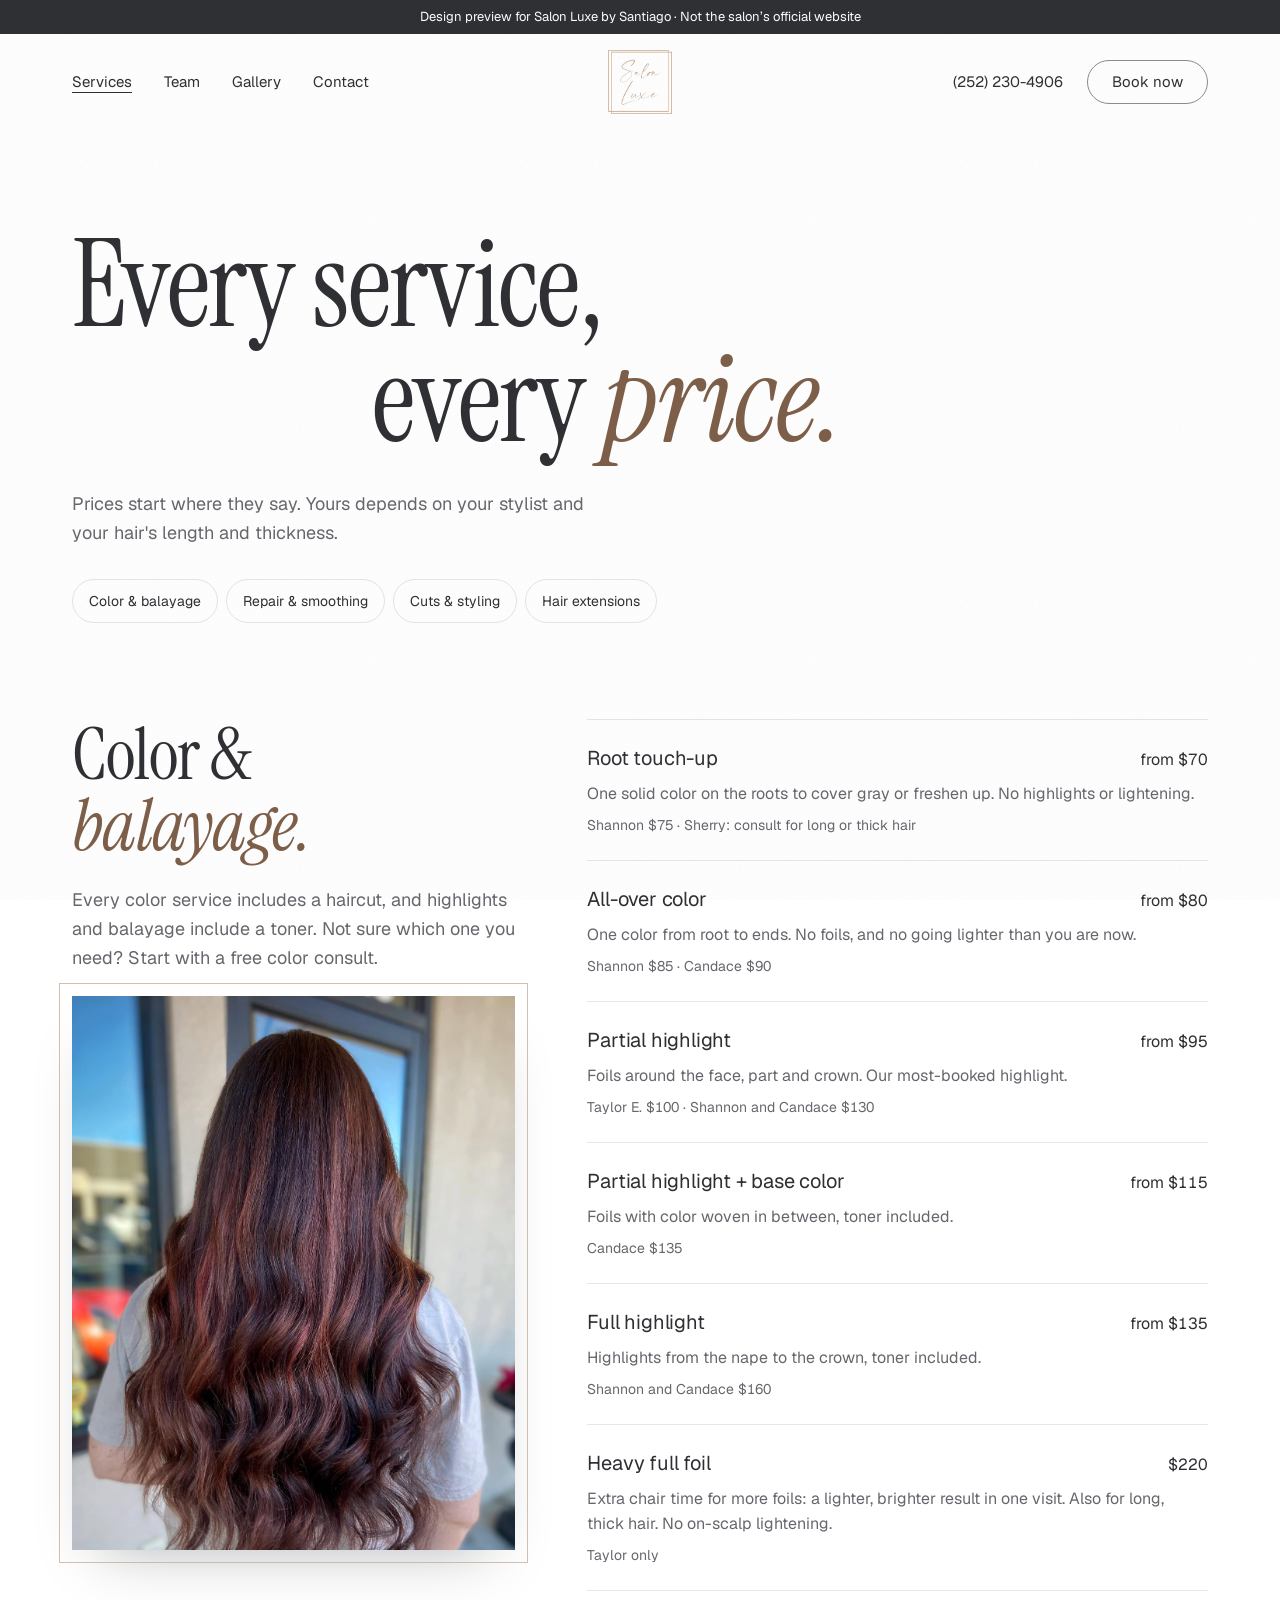
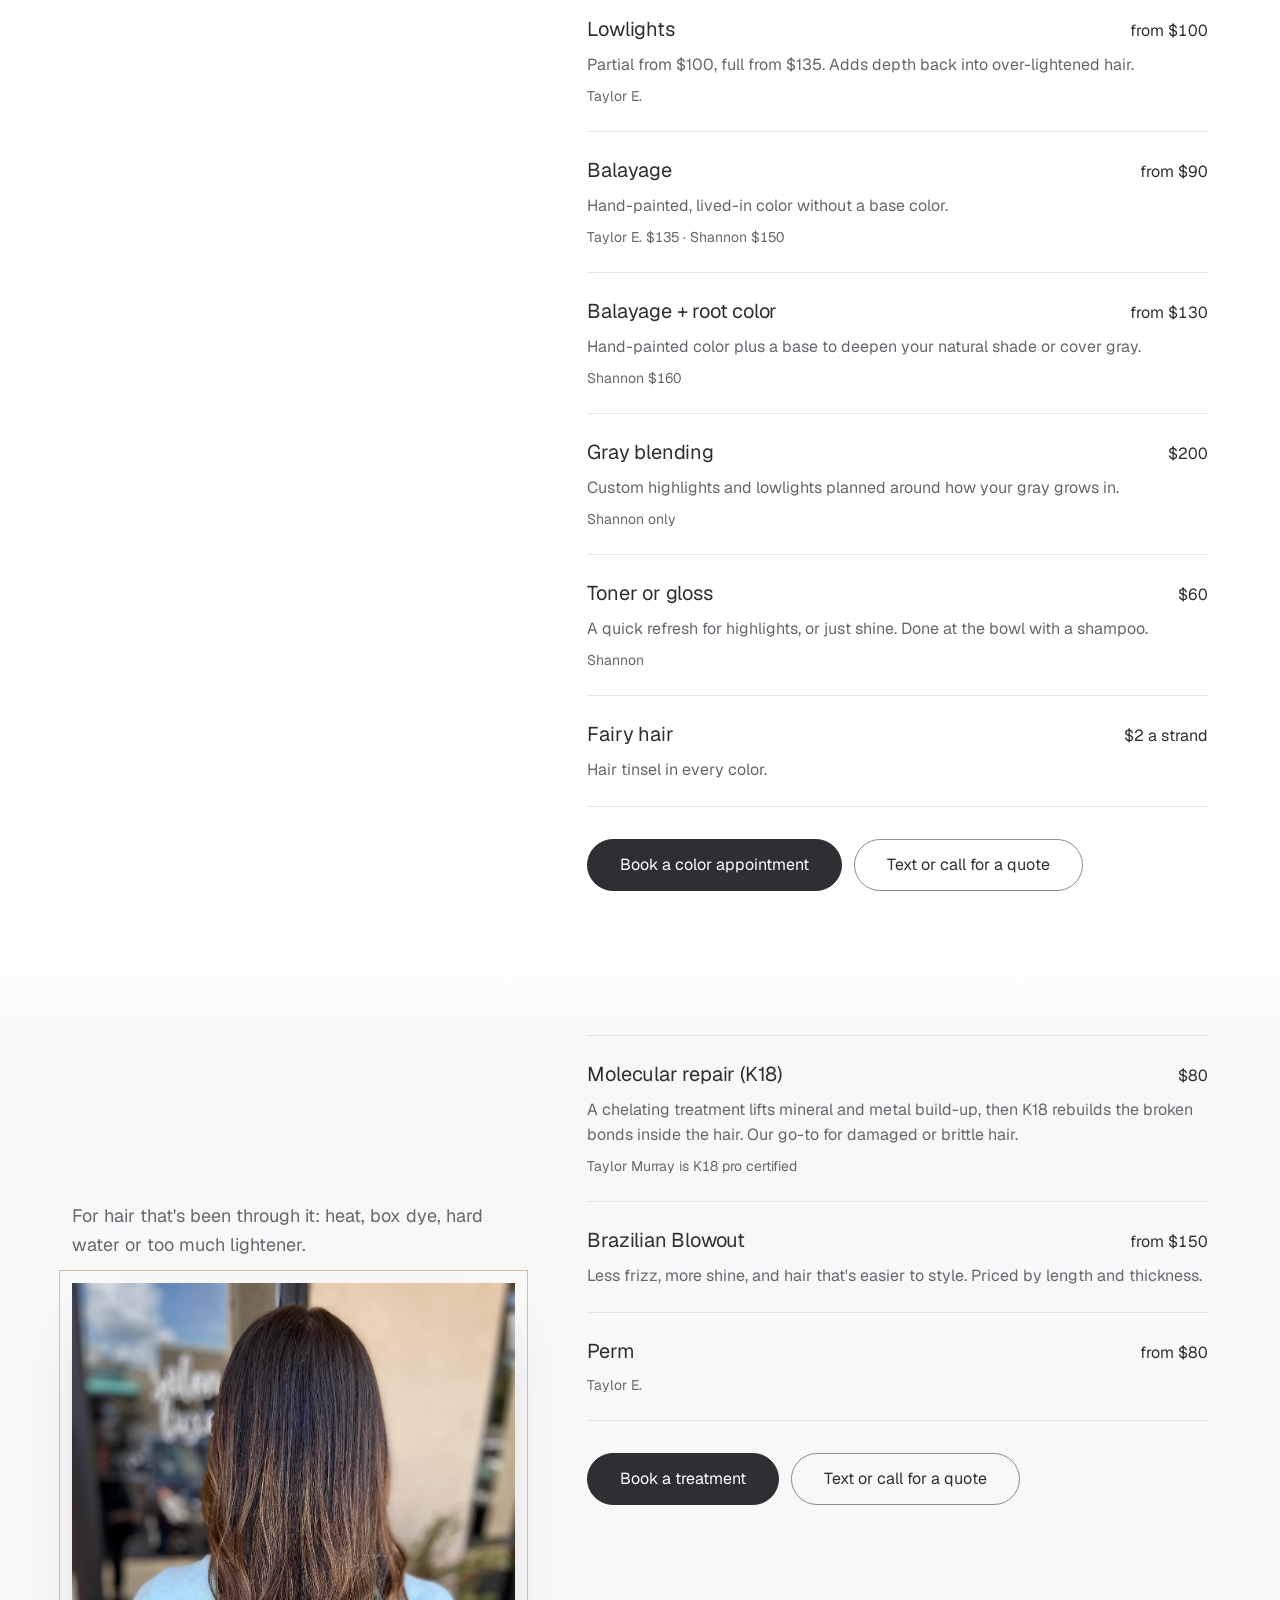
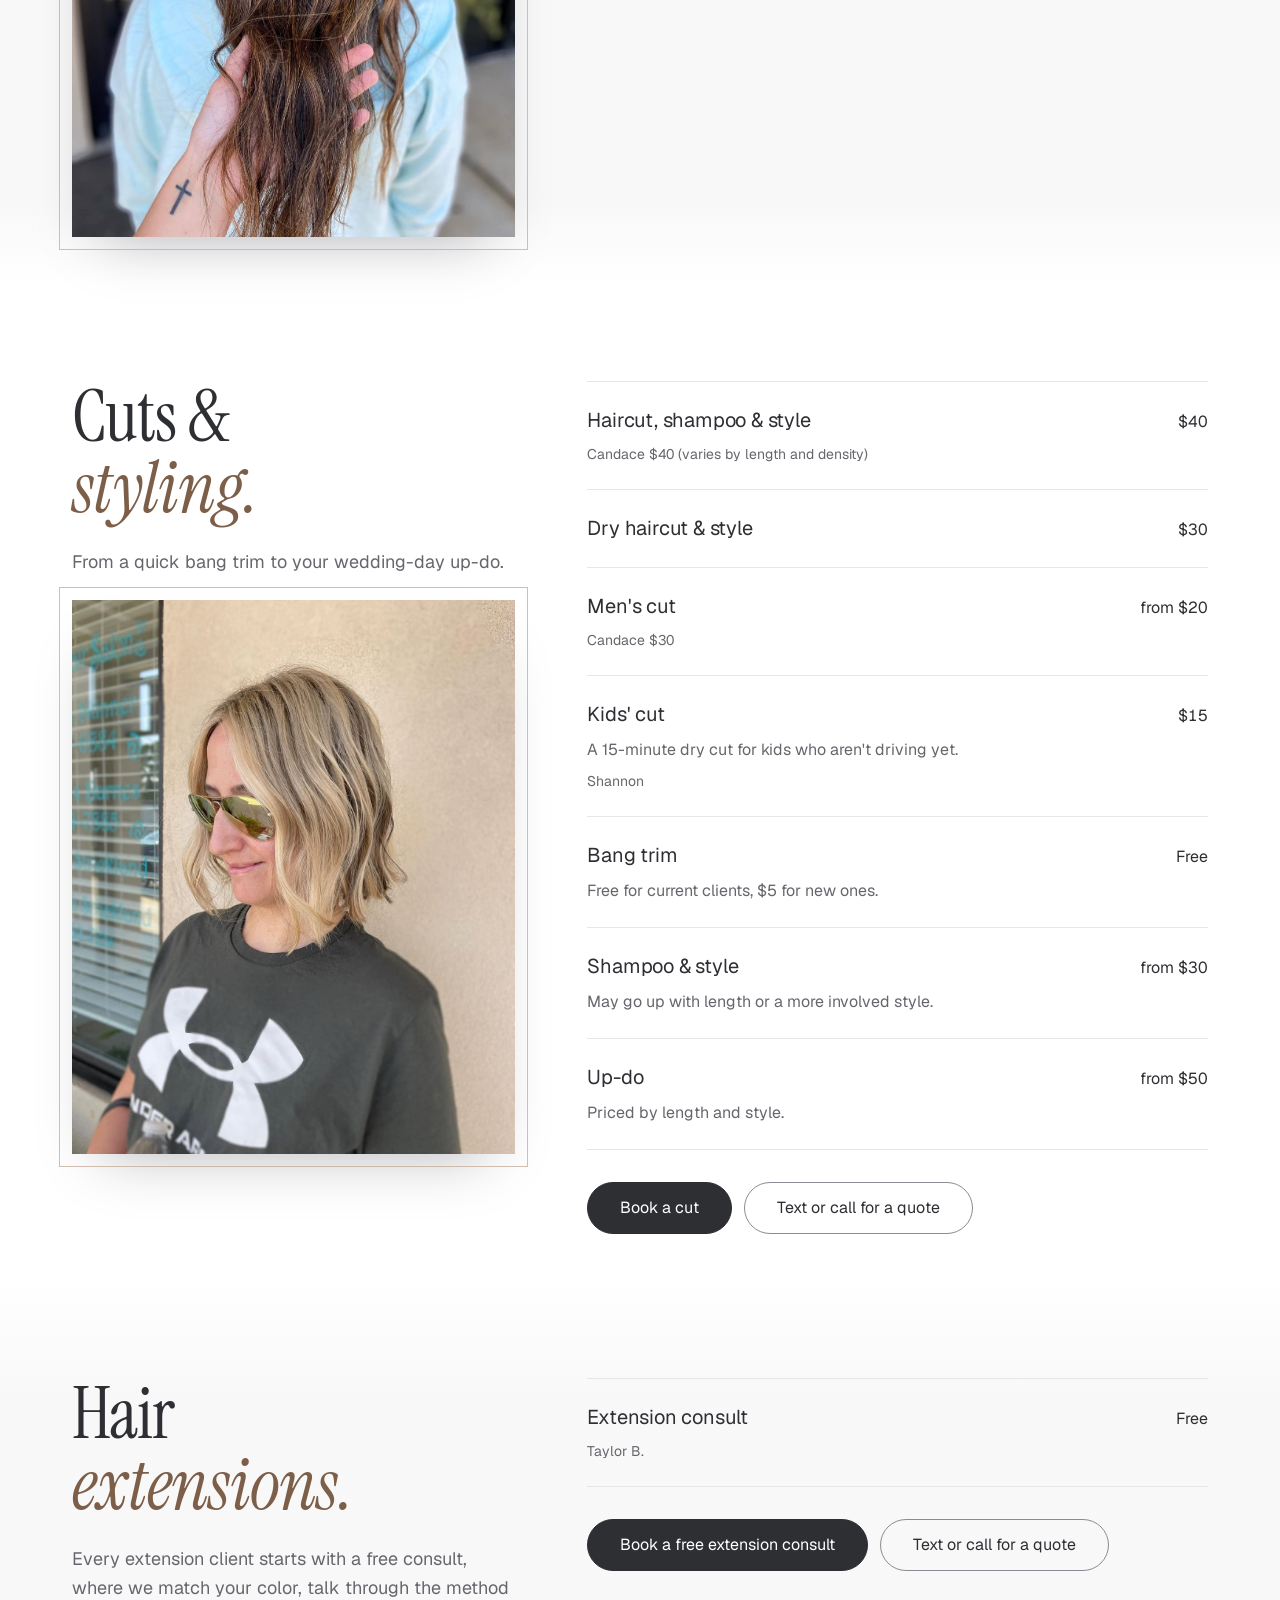
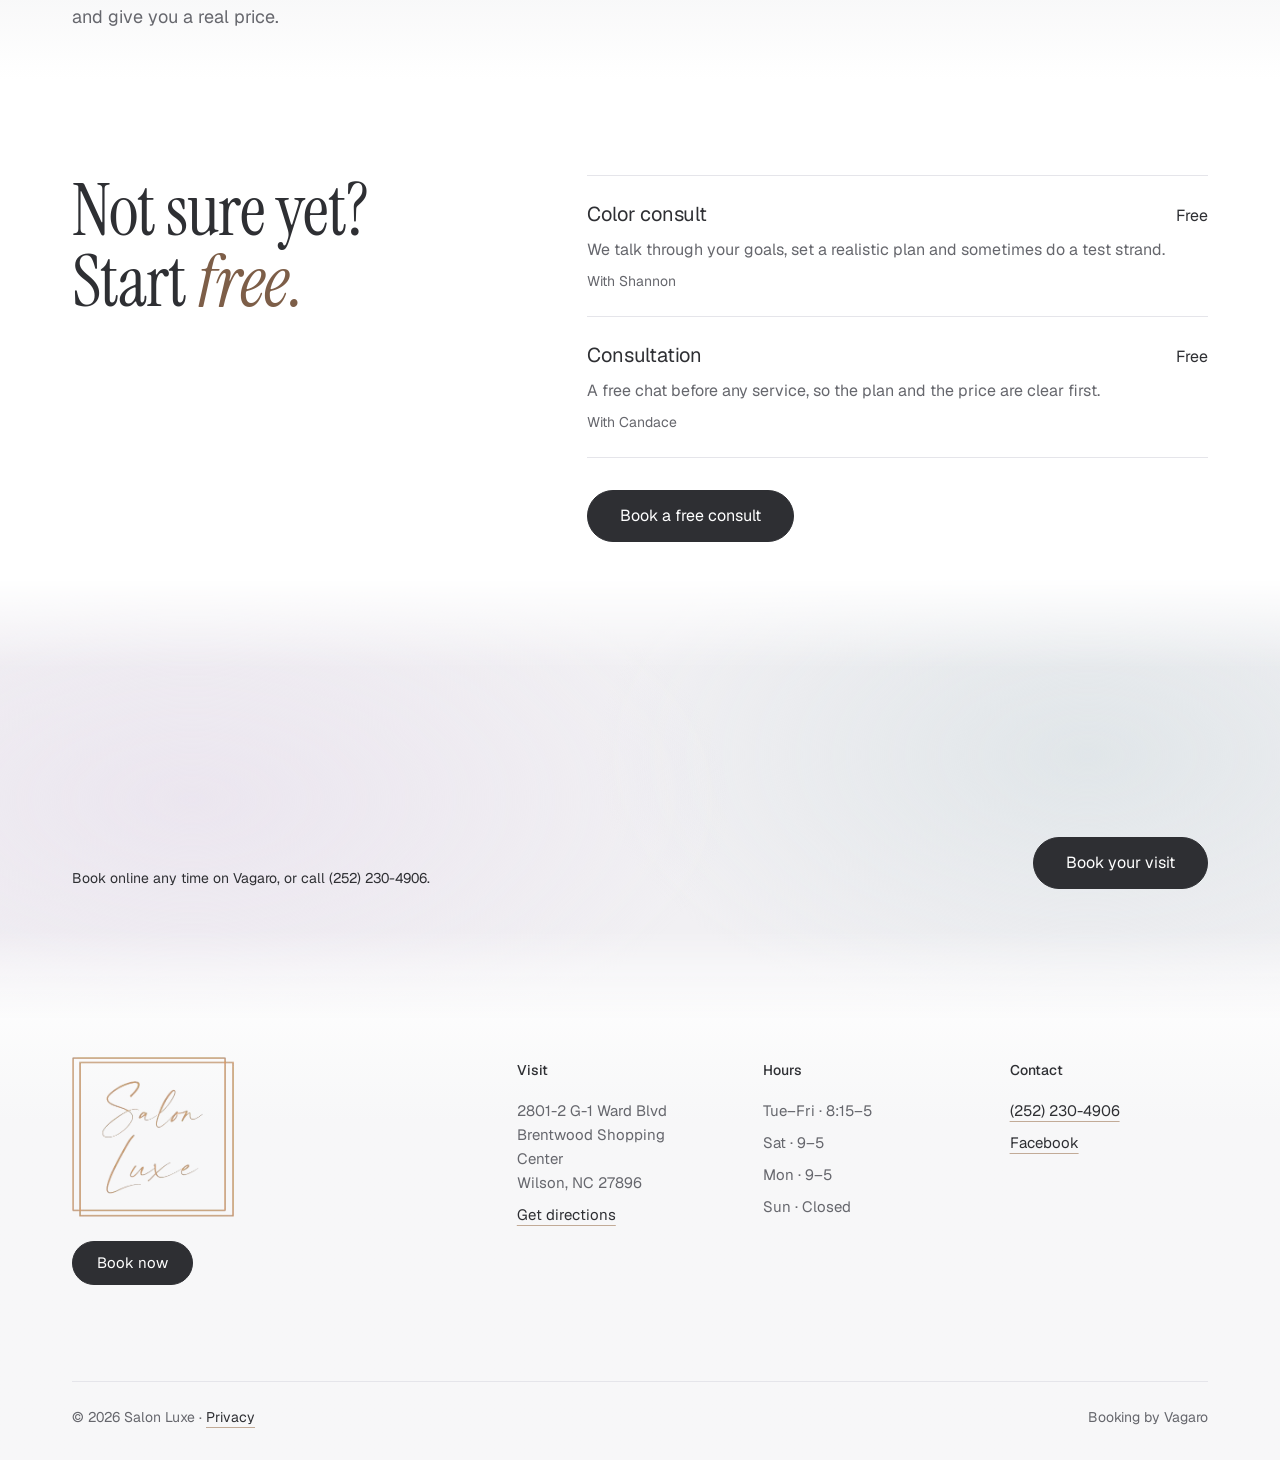
<file: services.html>
<!DOCTYPE html><html lang="en" class="Ur3q_a_variable"><head><meta charSet="utf-8"/><meta name="viewport" content="width=device-width, initial-scale=1"/><link rel="preload" href="nx/static/media/Geist_Variable-s.p.43azbxi7zpibd.woff2" as="font" crossorigin="" type="font/woff2"/><link rel="preload" href="media/logo.png" as="image"/><link rel="preload" href="media/work/svc-color.jpg" as="image"/><link rel="stylesheet" href="nx/static/chunks/3ny6q5mf94sfk.css" data-precedence="next"/><link rel="preload" as="script" fetchPriority="low" href="nx/static/chunks/1r8o32q13stub.js"/><script src="nx/static/chunks/0dia8bfp_fmb0.js" async=""></script><script src="nx/static/chunks/3lbm-r_1xmrrq.js" async=""></script><script src="nx/static/chunks/turbopack-2u1d16houkiyo.js" async=""></script><script src="nx/static/chunks/30rw_yeeri_r9.js" async=""></script><script src="nx/static/chunks/1sgwc1-v6kipu.js" async=""></script><meta name="theme-color" content="#ffffff"/><title>Services &amp; prices · Salon Luxe, Wilson NC</title><meta name="description" content="Color, balayage, highlights, gray blending, K18 repair, Brazilian Blowout, cuts and extensions at Salon Luxe in Wilson, NC, with honest from-prices."/><meta name="robots" content="noindex, nofollow, nocache"/><meta name="googlebot" content="noindex, nofollow"/><link rel="canonical" href="https://www.salonluxewilson.com/services"/><meta property="og:title" content="Salon Luxe · Color that feels like you, only luxe."/><meta property="og:description" content="Wilson&#x27;s color salon in Brentwood Shopping Center. Book online any time."/><meta property="og:url" content="https://cavilmediapro.github.io/salon-luxe-preview/"/><meta property="og:site_name" content="Salon Luxe"/><meta property="og:locale" content="en_US"/><meta property="og:image" content="https://cavilmediapro.github.io/salon-luxe-preview/og.png"/><meta property="og:image:width" content="1200"/><meta property="og:image:height" content="630"/><meta property="og:image:alt" content="Salon Luxe logo"/><meta property="og:type" content="website"/><meta name="twitter:card" content="summary_large_image"/><meta name="twitter:title" content="Salon Luxe · Color that feels like you, only luxe."/><meta name="twitter:description" content="Wilson&#x27;s color salon in Brentwood Shopping Center. Book online any time."/><meta name="twitter:image" content="https://cavilmediapro.github.io/salon-luxe-preview/og.png"/><link rel="icon" href="favicon.ico?favicon.117ezoe8m31dk.ico" sizes="48x48" type="image/x-icon"/><meta name="next-size-adjust" content=""/><script src="nx/static/chunks/0cz1d0mv5g_q7.js" noModule=""></script></head><body><div hidden=""><!--$--><!--/$--></div><div class="sl-glows" aria-hidden="true"></div><a class="sl-skip" href="#main">Skip to content</a><div class="sl-demo-banner" role="note">Design preview for Salon Luxe by Santiago · Not the salon’s official website</div><div class="sl"><header class="sl-header sl-header--sticky"><div class="sl-container sl-header__inner"><nav class="sl-nav" aria-label="Main"><a href="services.html" aria-current="page">Services</a><a href="team.html">Team</a><a href="gallery.html">Gallery</a><a href="contact.html">Contact</a></nav><a class="sl-wordmark" href="index.html" aria-label="Salon Luxe, home"><img src="media/logo.png" alt="" width="64" height="63" class="sl-logo"/></a><div class="sl-header__end"><a href="tel:+12522304906">(252) 230-4906</a><a class="sl-btn sl-btn--sm" href="https://www.vagaro.com/sl6r9c" target="_blank" rel="noopener">Book now</a><button type="button" aria-haspopup="dialog" aria-expanded="false" data-state="closed" class="sl-menu-btn" aria-label="Open menu"><svg xmlns="http://www.w3.org/2000/svg" width="24" height="24" viewBox="0 0 24 24" fill="none" stroke="currentColor" stroke-width="1.25" stroke-linecap="round" stroke-linejoin="round" class="lucide lucide-menu sl-icon" aria-hidden="true"><path d="M4 5h16"></path><path d="M4 12h16"></path><path d="M4 19h16"></path></svg></button></div></div></header><main id="main"><section class="sl-pagehead" aria-labelledby="services-title"><div class="sl-container"><h1 id="services-title" class="sl-display-xl"><span class="sl-line" style="opacity:0;transform:translateY(0.35em)">Every service,</span><span class="sl-line sl-line--indent" style="opacity:0;transform:translateY(0.35em)">every<!-- --> <em class="sl-accent">price.</em></span></h1><p class="sl-lead sl-pagehead__lead">Prices start where they say. Yours depends on your stylist and your hair&#x27;s length and thickness.</p><nav class="sl-pagehead__jumps" aria-label="On this page"><a class="sl-tag sl-tag--link" href="#color">Color &amp; balayage</a><a class="sl-tag sl-tag--link" href="#treatments">Repair &amp; smoothing</a><a class="sl-tag sl-tag--link" href="#cuts">Cuts &amp; styling</a><a class="sl-tag sl-tag--link" href="#extensions">Hair extensions</a></nav></div></section><section id="color" class="sl-section sl-svc" aria-labelledby="color-title"><div class="sl-container sl-svc__grid"><div class="sl-svc__side"><h2 id="color-title" class="sl-display-lg"><span class="sl-line" style="opacity:0;transform:translateY(0.35em)">Color &amp;</span><span class="sl-line" style="opacity:0;transform:translateY(0.35em)"><em class="sl-accent">balayage.</em></span></h2><p class="sl-lead">Every color service includes a haircut, and highlights and balayage include a toner. Not sure which one you need? Start with a free color consult.</p><div class="sl-media sl-svc__media" style="opacity:0;filter:blur(4px);transform:translateY(20px)"><img src="media/work/svc-color.jpg" alt="Long, dimensional brunette with deep red tones, finished at Salon Luxe" width="1139" height="1600" loading="eager" decoding="async"/></div></div><div><ul class="sl-svc__list"><li class="sl-svc__item"><div class="sl-svc__head"><h3>Root touch-up</h3><span class="sl-svc__price">from $70</span></div><p class="sl-svc__note">One solid color on the roots to cover gray or freshen up. No highlights or lightening.</p><p class="sl-small">Shannon $75 · Sherry: consult for long or thick hair</p></li><li class="sl-svc__item"><div class="sl-svc__head"><h3>All-over color</h3><span class="sl-svc__price">from $80</span></div><p class="sl-svc__note">One color from root to ends. No foils, and no going lighter than you are now.</p><p class="sl-small">Shannon $85 · Candace $90</p></li><li class="sl-svc__item"><div class="sl-svc__head"><h3>Partial highlight</h3><span class="sl-svc__price">from $95</span></div><p class="sl-svc__note">Foils around the face, part and crown. Our most-booked highlight.</p><p class="sl-small">Taylor E. $100 · Shannon and Candace $130</p></li><li class="sl-svc__item"><div class="sl-svc__head"><h3>Partial highlight + base color</h3><span class="sl-svc__price">from $115</span></div><p class="sl-svc__note">Foils with color woven in between, toner included.</p><p class="sl-small">Candace $135</p></li><li class="sl-svc__item"><div class="sl-svc__head"><h3>Full highlight</h3><span class="sl-svc__price">from $135</span></div><p class="sl-svc__note">Highlights from the nape to the crown, toner included.</p><p class="sl-small">Shannon and Candace $160</p></li><li class="sl-svc__item"><div class="sl-svc__head"><h3>Heavy full foil</h3><span class="sl-svc__price">$220</span></div><p class="sl-svc__note">Extra chair time for more foils: a lighter, brighter result in one visit. Also for long, thick hair. No on-scalp lightening.</p><p class="sl-small">Taylor only</p></li><li class="sl-svc__item"><div class="sl-svc__head"><h3>Lowlights</h3><span class="sl-svc__price">from $100</span></div><p class="sl-svc__note">Partial from $100, full from $135. Adds depth back into over-lightened hair.</p><p class="sl-small">Taylor E.</p></li><li class="sl-svc__item"><div class="sl-svc__head"><h3>Balayage</h3><span class="sl-svc__price">from $90</span></div><p class="sl-svc__note">Hand-painted, lived-in color without a base color.</p><p class="sl-small">Taylor E. $135 · Shannon $150</p></li><li class="sl-svc__item"><div class="sl-svc__head"><h3>Balayage + root color</h3><span class="sl-svc__price">from $130</span></div><p class="sl-svc__note">Hand-painted color plus a base to deepen your natural shade or cover gray.</p><p class="sl-small">Shannon $160</p></li><li class="sl-svc__item"><div class="sl-svc__head"><h3>Gray blending</h3><span class="sl-svc__price">$200</span></div><p class="sl-svc__note">Custom highlights and lowlights planned around how your gray grows in.</p><p class="sl-small">Shannon only</p></li><li class="sl-svc__item"><div class="sl-svc__head"><h3>Toner or gloss</h3><span class="sl-svc__price">$60</span></div><p class="sl-svc__note">A quick refresh for highlights, or just shine. Done at the bowl with a shampoo.</p><p class="sl-small">Shannon</p></li><li class="sl-svc__item"><div class="sl-svc__head"><h3>Fairy hair</h3><span class="sl-svc__price">$2 a strand</span></div><p class="sl-svc__note">Hair tinsel in every color.</p></li></ul><div class="sl-actions sl-svc__cta"><a class="sl-btn sl-btn--solid" href="https://www.vagaro.com/sl6r9c" target="_blank" rel="noopener">Book a color appointment</a><a class="sl-btn" href="tel:+12522304906">Text or call for a quote</a></div></div></div></section><section id="treatments" class="sl-section sl-svc" aria-labelledby="treatments-title"><div class="sl-container sl-svc__grid"><div class="sl-svc__side"><h2 id="treatments-title" class="sl-display-lg"><span class="sl-line" style="opacity:0;transform:translateY(0.35em)">Repair &amp;</span><span class="sl-line" style="opacity:0;transform:translateY(0.35em)"><em class="sl-accent">smoothing.</em></span></h2><p class="sl-lead">For hair that&#x27;s been through it: heat, box dye, hard water or too much lightener.</p><div class="sl-media sl-media--sand sl-svc__media" style="opacity:0;filter:blur(4px);transform:translateY(20px)"><img src="media/work/svc-treatments.jpg" alt="Long, smooth, glossy brunette hair, finished at Salon Luxe" width="1127" height="1600" loading="lazy" decoding="async"/></div></div><div><ul class="sl-svc__list"><li class="sl-svc__item"><div class="sl-svc__head"><h3>Molecular repair (K18)</h3><span class="sl-svc__price">$80</span></div><p class="sl-svc__note">A chelating treatment lifts mineral and metal build-up, then K18 rebuilds the broken bonds inside the hair. Our go-to for damaged or brittle hair.</p><p class="sl-small">Taylor Murray is K18 pro certified</p></li><li class="sl-svc__item"><div class="sl-svc__head"><h3>Brazilian Blowout</h3><span class="sl-svc__price">from $150</span></div><p class="sl-svc__note">Less frizz, more shine, and hair that&#x27;s easier to style. Priced by length and thickness.</p></li><li class="sl-svc__item"><div class="sl-svc__head"><h3>Perm</h3><span class="sl-svc__price">from $80</span></div><p class="sl-small">Taylor E.</p></li></ul><div class="sl-actions sl-svc__cta"><a class="sl-btn sl-btn--solid" href="https://www.vagaro.com/sl6r9c" target="_blank" rel="noopener">Book a treatment</a><a class="sl-btn" href="tel:+12522304906">Text or call for a quote</a></div></div></div></section><section id="cuts" class="sl-section sl-svc" aria-labelledby="cuts-title"><div class="sl-container sl-svc__grid"><div class="sl-svc__side"><h2 id="cuts-title" class="sl-display-lg"><span class="sl-line" style="opacity:0;transform:translateY(0.35em)">Cuts &amp;</span><span class="sl-line" style="opacity:0;transform:translateY(0.35em)"><em class="sl-accent">styling.</em></span></h2><p class="sl-lead">From a quick bang trim to your wedding-day up-do.</p><div class="sl-media sl-svc__media" style="opacity:0;filter:blur(4px);transform:translateY(20px)"><img src="media/work/svc-cuts.jpg" alt="Soft blonde lob with loose waves, finished at Salon Luxe" width="1200" height="1500" loading="lazy" decoding="async"/></div></div><div><ul class="sl-svc__list"><li class="sl-svc__item"><div class="sl-svc__head"><h3>Haircut, shampoo &amp; style</h3><span class="sl-svc__price">$40</span></div><p class="sl-small">Candace $40 (varies by length and density)</p></li><li class="sl-svc__item"><div class="sl-svc__head"><h3>Dry haircut &amp; style</h3><span class="sl-svc__price">$30</span></div></li><li class="sl-svc__item"><div class="sl-svc__head"><h3>Men&#x27;s cut</h3><span class="sl-svc__price">from $20</span></div><p class="sl-small">Candace $30</p></li><li class="sl-svc__item"><div class="sl-svc__head"><h3>Kids&#x27; cut</h3><span class="sl-svc__price">$15</span></div><p class="sl-svc__note">A 15-minute dry cut for kids who aren&#x27;t driving yet.</p><p class="sl-small">Shannon</p></li><li class="sl-svc__item"><div class="sl-svc__head"><h3>Bang trim</h3><span class="sl-svc__price">Free</span></div><p class="sl-svc__note">Free for current clients, $5 for new ones.</p></li><li class="sl-svc__item"><div class="sl-svc__head"><h3>Shampoo &amp; style</h3><span class="sl-svc__price">from $30</span></div><p class="sl-svc__note">May go up with length or a more involved style.</p></li><li class="sl-svc__item"><div class="sl-svc__head"><h3>Up-do</h3><span class="sl-svc__price">from $50</span></div><p class="sl-svc__note">Priced by length and style.</p></li></ul><div class="sl-actions sl-svc__cta"><a class="sl-btn sl-btn--solid" href="https://www.vagaro.com/sl6r9c" target="_blank" rel="noopener">Book a cut</a><a class="sl-btn" href="tel:+12522304906">Text or call for a quote</a></div></div></div></section><section id="extensions" class="sl-section sl-svc" aria-labelledby="extensions-title"><div class="sl-container sl-svc__grid"><div class="sl-svc__side"><h2 id="extensions-title" class="sl-display-lg"><span class="sl-line" style="opacity:0;transform:translateY(0.35em)">Hair</span><span class="sl-line" style="opacity:0;transform:translateY(0.35em)"><em class="sl-accent">extensions.</em></span></h2><p class="sl-lead">Every extension client starts with a free consult, where we match your color, talk through the method and give you a real price.</p></div><div><ul class="sl-svc__list"><li class="sl-svc__item"><div class="sl-svc__head"><h3>Extension consult</h3><span class="sl-svc__price">Free</span></div><p class="sl-small">Taylor B.</p></li></ul><div class="sl-actions sl-svc__cta"><a class="sl-btn sl-btn--solid" href="https://www.vagaro.com/sl6r9c" target="_blank" rel="noopener">Book a free extension consult</a><a class="sl-btn" href="tel:+12522304906">Text or call for a quote</a></div></div></div></section><section class="sl-section" aria-labelledby="consult-title"><div class="sl-container sl-svc__grid"><div class="sl-svc__side"><h2 id="consult-title" class="sl-display-lg"><span class="sl-line" style="opacity:0;transform:translateY(0.35em)">Not sure yet?</span><span class="sl-line" style="opacity:0;transform:translateY(0.35em)">Start <em class="sl-accent">free.</em></span></h2></div><div><ul class="sl-svc__list"><li class="sl-svc__item"><div class="sl-svc__head"><h3>Color consult</h3><span class="sl-svc__price">Free</span></div><p class="sl-svc__note">We talk through your goals, set a realistic plan and sometimes do a test strand.</p><p class="sl-small">With <!-- -->Shannon</p></li><li class="sl-svc__item"><div class="sl-svc__head"><h3>Consultation</h3><span class="sl-svc__price">Free</span></div><p class="sl-svc__note">A free chat before any service, so the plan and the price are clear first.</p><p class="sl-small">With <!-- -->Candace</p></li></ul><div class="sl-actions sl-svc__cta"><a class="sl-btn sl-btn--solid" href="https://www.vagaro.com/sl6r9c" target="_blank" rel="noopener">Book a free consult</a></div></div></div></section><script type="application/ld+json">{"@context":"https://schema.org","@type":"HairSalon","name":"Salon Luxe","url":"https://www.salonluxewilson.com/services","hasOfferCatalog":{"@type":"OfferCatalog","name":"Salon services","itemListElement":[{"@type":"OfferCatalog","name":"Color & balayage","itemListElement":[{"@type":"Offer","itemOffered":{"@type":"Service","name":"Root touch-up","description":"One solid color on the roots to cover gray or freshen up. No highlights or lightening."},"priceSpecification":{"@type":"PriceSpecification","minPrice":70,"priceCurrency":"USD"}},{"@type":"Offer","itemOffered":{"@type":"Service","name":"All-over color","description":"One color from root to ends. No foils, and no going lighter than you are now."},"priceSpecification":{"@type":"PriceSpecification","minPrice":80,"priceCurrency":"USD"}},{"@type":"Offer","itemOffered":{"@type":"Service","name":"Partial highlight","description":"Foils around the face, part and crown. Our most-booked highlight."},"priceSpecification":{"@type":"PriceSpecification","minPrice":95,"priceCurrency":"USD"}},{"@type":"Offer","itemOffered":{"@type":"Service","name":"Partial highlight + base color","description":"Foils with color woven in between, toner included."},"priceSpecification":{"@type":"PriceSpecification","minPrice":115,"priceCurrency":"USD"}},{"@type":"Offer","itemOffered":{"@type":"Service","name":"Full highlight","description":"Highlights from the nape to the crown, toner included."},"priceSpecification":{"@type":"PriceSpecification","minPrice":135,"priceCurrency":"USD"}},{"@type":"Offer","itemOffered":{"@type":"Service","name":"Heavy full foil","description":"Extra chair time for more foils: a lighter, brighter result in one visit. Also for long, thick hair. No on-scalp lightening."},"priceSpecification":{"@type":"PriceSpecification","minPrice":220,"priceCurrency":"USD"}},{"@type":"Offer","itemOffered":{"@type":"Service","name":"Lowlights","description":"Partial from $100, full from $135. Adds depth back into over-lightened hair."},"priceSpecification":{"@type":"PriceSpecification","minPrice":100,"priceCurrency":"USD"}},{"@type":"Offer","itemOffered":{"@type":"Service","name":"Balayage","description":"Hand-painted, lived-in color without a base color."},"priceSpecification":{"@type":"PriceSpecification","minPrice":90,"priceCurrency":"USD"}},{"@type":"Offer","itemOffered":{"@type":"Service","name":"Balayage + root color","description":"Hand-painted color plus a base to deepen your natural shade or cover gray."},"priceSpecification":{"@type":"PriceSpecification","minPrice":130,"priceCurrency":"USD"}},{"@type":"Offer","itemOffered":{"@type":"Service","name":"Gray blending","description":"Custom highlights and lowlights planned around how your gray grows in."},"priceSpecification":{"@type":"PriceSpecification","minPrice":200,"priceCurrency":"USD"}},{"@type":"Offer","itemOffered":{"@type":"Service","name":"Toner or gloss","description":"A quick refresh for highlights, or just shine. Done at the bowl with a shampoo."},"priceSpecification":{"@type":"PriceSpecification","minPrice":60,"priceCurrency":"USD"}},{"@type":"Offer","itemOffered":{"@type":"Service","name":"Fairy hair","description":"Hair tinsel in every color."},"priceSpecification":{"@type":"PriceSpecification","minPrice":2,"priceCurrency":"USD"}}]},{"@type":"OfferCatalog","name":"Repair & smoothing","itemListElement":[{"@type":"Offer","itemOffered":{"@type":"Service","name":"Molecular repair (K18)","description":"A chelating treatment lifts mineral and metal build-up, then K18 rebuilds the broken bonds inside the hair. Our go-to for damaged or brittle hair."},"priceSpecification":{"@type":"PriceSpecification","minPrice":80,"priceCurrency":"USD"}},{"@type":"Offer","itemOffered":{"@type":"Service","name":"Brazilian Blowout","description":"Less frizz, more shine, and hair that's easier to style. Priced by length and thickness."},"priceSpecification":{"@type":"PriceSpecification","minPrice":150,"priceCurrency":"USD"}},{"@type":"Offer","itemOffered":{"@type":"Service","name":"Perm"},"priceSpecification":{"@type":"PriceSpecification","minPrice":80,"priceCurrency":"USD"}}]},{"@type":"OfferCatalog","name":"Cuts & styling","itemListElement":[{"@type":"Offer","itemOffered":{"@type":"Service","name":"Haircut, shampoo & style"},"priceSpecification":{"@type":"PriceSpecification","minPrice":40,"priceCurrency":"USD"}},{"@type":"Offer","itemOffered":{"@type":"Service","name":"Dry haircut & style"},"priceSpecification":{"@type":"PriceSpecification","minPrice":30,"priceCurrency":"USD"}},{"@type":"Offer","itemOffered":{"@type":"Service","name":"Men's cut"},"priceSpecification":{"@type":"PriceSpecification","minPrice":20,"priceCurrency":"USD"}},{"@type":"Offer","itemOffered":{"@type":"Service","name":"Kids' cut","description":"A 15-minute dry cut for kids who aren't driving yet."},"priceSpecification":{"@type":"PriceSpecification","minPrice":15,"priceCurrency":"USD"}},{"@type":"Offer","itemOffered":{"@type":"Service","name":"Bang trim","description":"Free for current clients, $5 for new ones."}},{"@type":"Offer","itemOffered":{"@type":"Service","name":"Shampoo & style","description":"May go up with length or a more involved style."},"priceSpecification":{"@type":"PriceSpecification","minPrice":30,"priceCurrency":"USD"}},{"@type":"Offer","itemOffered":{"@type":"Service","name":"Up-do","description":"Priced by length and style."},"priceSpecification":{"@type":"PriceSpecification","minPrice":50,"priceCurrency":"USD"}}]},{"@type":"OfferCatalog","name":"Hair extensions","itemListElement":[{"@type":"Offer","itemOffered":{"@type":"Service","name":"Extension consult"}}]}]}}</script><section class="sl-section" aria-labelledby="band-title"><div class="sl-band"><div class="sl-container sl-band__inner"><div><h2 id="band-title" class="sl-display-lg"><span class="sl-line" style="opacity:0;transform:translateY(0.35em)">Ready when</span><span class="sl-line sl-line--indent" style="opacity:0;transform:translateY(0.35em)"><em class="sl-accent">you</em> are.</span></h2><p class="sl-small">Book online any time on Vagaro, or call <!-- -->(252) 230-4906<!-- -->.</p></div><a class="sl-btn sl-btn--solid" href="https://www.vagaro.com/sl6r9c" target="_blank" rel="noopener">Book your visit</a></div></div></section></main><footer class="sl-footer"><div class="sl-container"><div class="sl-footer__grid"><div class="sl-footer__brand"><img src="media/logo.png" alt="Salon Luxe" width="160" height="158" class="sl-logo sl-logo--footer"/><div><a class="sl-btn sl-btn--solid sl-btn--sm" href="https://www.vagaro.com/sl6r9c" target="_blank" rel="noopener">Book now</a></div></div><div><h2>Visit</h2><address>2801-2 G-1 Ward Blvd<br/>Brentwood Shopping Center<br/>Wilson<!-- -->, <!-- -->NC<!-- --> <!-- -->27896</address><ul style="margin-top:8px"><li><a class="sl-link" href="https://www.google.com/maps/search/?api=1&amp;query=Salon+Luxe+2801+Ward+Blvd+Wilson+NC" target="_blank" rel="noopener">Get directions</a></li></ul></div><div><h2>Hours</h2><ul><li>Tue–Fri<!-- --> · <!-- -->8:15–5</li><li>Sat<!-- --> · <!-- -->9–5</li><li>Mon<!-- --> · <!-- -->9–5</li><li>Sun<!-- --> · <!-- -->Closed</li></ul></div><div><h2>Contact</h2><ul><li><a class="sl-link" href="tel:+12522304906">(252) 230-4906</a></li><li><a class="sl-link" href="https://www.facebook.com/salonluxewilson" target="_blank" rel="noopener">Facebook</a></li></ul></div></div><div class="sl-footer__bottom"><p class="sl-small">© <!-- -->2026<!-- --> Salon Luxe · <a class="sl-link" href="privacy.html">Privacy</a></p><p class="sl-small">Booking by Vagaro</p></div></div></footer><div class="sl-bookbar sl-bookbar--fixed"><a class="sl-btn sl-btn--sm" href="tel:+12522304906">Call</a><a class="sl-btn sl-btn--solid sl-btn--sm" href="https://www.vagaro.com/sl6r9c" target="_blank" rel="noopener">Book now</a></div></div><!--$--><!--/$--><script id="_R_">(globalThis["TURBOPACK"] || (globalThis["TURBOPACK"] = [])).push({"otherChunks":["static/chunks/1r8o32q13stub.js","static/chunks/0dia8bfp_fmb0.js","static/chunks/3lbm-r_1xmrrq.js"],"runtimeModuleIds":[94553]});</script><script src="nx/static/chunks/1r8o32q13stub.js" async=""></script><script>(self.__next_f=self.__next_f||[]).push([0])</script><script>self.__next_f.push([1,"1:\"$Sreact.fragment\"\n2:\"nx/static/chunks/30rw_yeeri_r9.js\"\n3:I[30605,[\"$2\"],\"PageGlow\"]\n4:I[39756,[\"$2\"],\"default\"]\n5:I[37457,[\"$2\"],\"default\"]\n9:\"nx/static/chunks/1sgwc1-v6kipu.js\"\na:I[76893,[\"$2\",\"$9\"],\"Header\"]\nb:I[63605,[\"$2\",\"$9\"],\"TextEffect\"]\nc:I[17195,[\"$2\",\"$9\"],\"BlurFade\"]\n26:\"ViewportBoundary\"\n27:I[97367,[\"$2\"],\"$26\"]\n29:\"MetadataBoundary\"\n2a:I[97367,[\"$2\"],\"$29\"]\n2b:\"$Sreact.suspense\"\n2d:I[68027,[\"$2\"],\"default\",1]\n:HL[\"nx/static/chunks/3ny6q5mf94sfk.css\",\"style\"]\n:HL[\"nx/static/media/Geist_Variable-s.p.43azbxi7zpibd.woff2\",\"font\",{\"crossOrigin\":\"\",\"type\":\"font/woff2\"}]\n:HL[\"media/work/svc-color.jpg\",\"image\"]\n7:X\n8:[[\"children\",{\"s\":\"__PAGE__\",\"h\":512,\"d\":{\"r\":[\"$\",\"$1\",\"c\",{\"children\":[[\"$\",\"div\",null,{\"className\":\"sl\",\"children\":[[\"$\",\"$La\",null,{\"current\":\"services\"}],[\"$\",\"main\",null,{\"id\":\"main\",\"children\":[[[\"$\",\"section\",null,{\"className\":\"sl-pagehead\",\"aria-labelledby\":\"services-title\",\"children\":[\"$\",\"div\",null,{\"className\":\"sl-container\",\"children\":[[\"$\",\"$Lb\",null,{\"as\":\"h1\",\"id\":\"services-title\",\"className\":\"sl-display-xl\",\"lines\":[\"Every service,\",[\"every\",\" \",[\"$\",\"em\",null,{\"className\":\"sl-accent\",\"children\":\"price.\"}]]]}],[\"$\",\"p\",null,{\"className\":\"sl-lead sl-pagehead__lead\",\"children\":\"Prices start where they say. Yours depends on your stylist and your hair's length and thickness.\"}],[\"$\",\"nav\",null,{\"className\":\"sl-pagehead__jumps\",\"aria-label\":\"On this page\",\"children\":[[\"$\",\"a\",\"#color\",{\"className\":\"sl-tag sl-tag--link\",\"href\":\"#color\",\"children\":\"Color \u0026 balayage\"}],[\"$\",\"a\",\"#treatments\",{\"className\":\"sl-tag sl-tag--link\",\"href\":\"#treatments\",\"children\":\"Repair \u0026 smoothing\"}],[\"$\",\"a\",\"#cuts\",{\"className\":\"sl-tag sl-tag--link\",\"href\":\"#cuts\",\"children\":\"Cuts \u0026 styling\"}],[\"$\",\"a\",\"#extensions\",{\"className\":\"sl-tag sl-tag--link\",\"href\":\"#extensions\",\"children\":\"Hair extensions\"}]]}]]}]}],[[\"$\",\"section\",\"color\",{\"id\":\"color\",\"className\":\"sl-section sl-svc\",\"aria-labelledby\":\"color-title\",\"children\":[\"$\",\"div\",null,{\"className\":\"sl-container sl-svc__grid\",\"children\":[[\"$\",\"div\",null,{\"className\":\"sl-svc__side\",\"children\":[[\"$\",\"$Lb\",null,{\"as\":\"h2\",\"id\":\"color-title\",\"className\":\"sl-display-lg\",\"indent\":[],\"lines\":[\"Color \u0026\",[\"$\",\"em\",\"a\",{\"className\":\"sl-accent\",\"children\":\"balayage.\"}]]}],[\"$\",\"p\",null,{\"className\":\"sl-lead\",\"children\":\"Every color service includes a haircut, and highlights and balayage include a toner. Not sure which one you need? Start with a free color consult.\"}],[\"$\",\"$Lc\",null,{\"className\":\"sl-media sl-svc__media\",\"children\":[\"$\",\"img\",null,{\"src\":\"media/work/svc-color.jpg\",\"alt\":\"Long, dimensional brunette with deep red tones, finished at Salon Luxe\",\"width\":1139,\"height\":1600,\"loading\":\"eager\",\"decoding\":\"async\"}]}]]}],[\"$\",\"div\",null,{\"children\":[[\"$\",\"ul\",null,{\"className\":\"sl-svc__list\",\"children\":[[\"$\",\"li\",\"Root touch-up\",{\"className\":\"sl-svc__item\",\"children\":[[\"$\",\"div\",null,{\"className\":\"sl-svc__head\",\"children\":[[\"$\",\"h3\",null,{\"children\":\"Root touch-up\"}],\"$Ld\"]}],\"$Le\",\"$Lf\"]}],\"$L10\",\"$L11\",\"$L12\",\"$L13\",\"$L14\",\"$L15\",\"$L16\",\"$L17\",\"$L18\",\"$L19\",\"$L1a\"]}],\"$L1b\"]}]]}]}],\"$L1c\",\"$L1d\",\"$L1e\"],\"$L1f\",\"$L20\"],\"$L21\"]}],\"$L22\",\"$L23\"]}],[\"$L24\"],\"$L25\"]}],\"p\":false,\"v\":null}}]]\n6:[[\"children\",{\"s\":\"services\",\"h\":512,\"d\":{\"r\":[\"$\",\"$1\",\"c\",{\"children\":[null,[\"$\",\"$L4\",null,{\"parallelRouterKey\":\"children\",\"error\":\"$undefined\",\"errorStyles\":\"$undefined\",\"errorScripts\":\"$undefined\",\"template\":[\"$\",\"$L5\",null,{}],\"templateStyles\":\"$undefined\",\"templateScripts\":\"$undefined\",\"notFound\":\"$undefined\",\"forbidden\":\"$undefined\",\"unauthorized\":\"$undefined\"}]]}],\"p\":false,\"v\":\"$7\"},\"c\":\"$Q8\"}]]\n0:{\"P\":null,\"c\":[\"\",\"services\"],\"q\":\"\",\"i\":false,\"t\":{\"t\":{\"s\":\"\",\"h\":528,\"d\":{\"r\":[\"$\",\"$1\",\"c\",{\"children\":[[[\"$\",\"link\",\"0\",{\"rel\":\"stylesheet\",\"href\":\"nx/static/chunks/3ny6q5mf94sfk.css\",\"precedence\":\"next\",\"crossOrigin\":\"$undefined\",\"nonce\":\"$undefined\"}],[\"$\",\"script\",\"script-0\",{\"src\":\"nx/static/chunks/30rw_yeeri_r9.js\",\"async\":true,\"nonce\":\"$undefined\"}]],[\"$\",\"html\",null,{\"lang\":\"en\",\"className\":\"Ur3q_a_variable\",\"children\":[\"$\",\"body\",null,{\"children\":[[\"$\",\"$L3\",null,{}],[\"$\",\"a\",null,{\"className\":\"sl-skip\",\"href\":\"#main\",\"children\":\"Skip to content\"}],[\"$\",\"div\",null,{\"className\":\"sl-demo-banner\",\"role\":\"note\",\"children\":\"Design preview for Salon Luxe by Santiago · Not the salon’s official website\"}],[\"$\",\"$L4\",null,{\"parallelRouterKey\":\"children\",\"error\":\"$undefined\",\"errorStyles\":\"$undefined\",\"errorScripts\":\"$undefined\",\"template\":[\"$\",\"$L5\",null,{}],\"templateStyles\":\"$undefined\",\"templateScripts\":\"$undefined\",\"notFound\":[[[\"$\",\"title\",null,{\"children\":\"404: This page could not be found.\"}],[\"$\",\"div\",null,{\"style\":{\"fontFamily\":\"system-ui,\\\"Segoe UI\\\",Roboto,Helvetica,Arial,sans-serif,\\\"Apple Color Emoji\\\",\\\"Segoe UI Emoji\\\"\",\"height\":\"100vh\",\"textAlign\":\"center\",\"display\":\"flex\",\"flexDirection\":\"column\",\"alignItems\":\"center\",\"justifyContent\":\"center\"},\"children\":[\"$\",\"div\",null,{\"children\":[[\"$\",\"style\",null,{\"dangerouslySetInnerHTML\":{\"__html\":\"body{color:#000;background:#fff;margin:0}.next-error-h1{border-right:1px solid rgba(0,0,0,.3)}@media (prefers-color-scheme:dark){body{color:#fff;background:#000}.next-error-h1{border-right:1px solid rgba(255,255,255,.3)}}\"}}],[\"$\",\"h1\",null,{\"className\":\"next-error-h1\",\"style\":{\"display\":\"inline-block\",\"margin\":\"0 20px 0 0\",\"padding\":\"0 23px 0 0\",\"fontSize\":24,\"fontWeight\":500,\"verticalAlign\":\"top\",\"lineHeight\":\"49px\"},\"children\":404}],[\"$\",\"div\",null,{\"style\":{\"display\":\"inline-block\"},\"children\":[\"$\",\"h2\",null,{\"style\":{\"fontSize\":14,\"fontWeight\":400,\"lineHeight\":\"49px\",\"margin\":0},\"children\":\"This page could not be found.\"}]}]]}]}]],[]],\"forbidden\":\"$undefined\",\"unauthorized\":\"$undefined\"}],[null,null,null]]}]}]]}],\"p\":false,\"v\":null},\"c\":\"$Q6\"},\"h\":{\"r\":[\"$\",\"$1\",\"h\",{\"children\":[null,[\"$\",\"$L27\",null,{\"children\":\"$L28\"}],[\"$\",\"$L2a\",null,{\"children\":[[\"$\",\"div\",null,{\"hidden\":true,\"children\":[\"$\",\"$2b\",null,{\"name\":\"Next.Metadata\",\"children\":\"$L2c\"}]}],null]}],[\"$\",\"meta\",null,{\"name\":\"next-size-adjust\",\"content\":\"\"}]]}],\"p\":false,\"v\":null}},\"m\":\"$undefined\",\"G\":[\"$2d\",[[\"$\",\"link\",\"0\",{\"rel\":\"stylesheet\",\"href\":\"nx/static/chunks/3ny6q5mf94sfk.css\",\"precedence\":\"next\",\"crossOrigin\":\"$undefined\",\"nonce\":\"$undefined\"}]]],\"S\":true,\"r\":\"$undefined\",\"s\":\"$undefined\",\"a\":\"$undefined\",\"l\":\"$undefined\",\"p\":\"$undefined\",\"d\":\"$undefined\",\"b\":\"EodhAe1xutog5VQH6vPdp\"}\n2e:I[48648,[\"$2\",\"$9\"],\"TrackedLink\"]\n30:I[76893,[\"$2\",\"$9\"],\"BookBar\"]\n31:I[97367,[\"$2\"],\"OutletBoundary\"]\n:HL[\"media/logo.png\",\"image\"]\n7:C\nd:[\"$\",\"span\",null,{\"className\":\"sl-svc__price\",\"children\":\"from $70\"}]\ne:[\"$\",\"p\",null,{\"className\":\"sl-svc__note\",\"children\":\"One solid color on the roots to cover gray or freshen up. No highlights or lightening.\"}]\nf:[\"$\",\"p\",null,{\"className\":\"sl-small\",\"children\":\"Shannon $75 · Sherry: consult for long or thick hair\"}]\n10:[\"$\",\"li\",\"All-over color\",{\"className\":\"sl-svc__item\",\"children\":[[\"$\",\"div\",null,{\"className\":\"sl-svc__head\",\"children\":[[\"$\",\"h3\",null,{\"children\":\"All-over color\"}],[\"$\",\"span\",null,{\"className\":\"sl-svc__price\",\"children\":\"from $80\"}]]}],[\"$\",\"p\",null,{\"className\":\"sl-svc__note\",\"children\":\"One color from root to ends. No foils, and no going lighter than you are now.\"}],[\"$\",\"p\",null,{\"className\":\"sl-small\",\"children\":\"Shannon $85 · Candace $90\"}]]}]\n11:[\"$\",\"li\",\"Partial highlight\",{\"className\":\"sl-svc__item\",\"children\":[[\"$\",\"div\",null,{\"className\":\"sl-svc__head\",\"children\":[[\"$\",\"h3\",null,{\"children\":\"Partial highlight\"}],[\"$\",\"span\",null,{\"className\":\"sl-svc__price\",\"children\":\"from $95\"}]]}],[\"$\",\"p\",null,{\"className\":\"sl-svc__note\",\"children\":\"Foils around the face, part and crown. Our most-booked highlight.\"}],[\"$\",\"p\",null,{\"className\":\"sl-small\",\"children\":\"Taylor E. $100 · Shannon and Candace $130\"}]]}]\n12:[\"$\",\"li\",\"Partial highlight + base color\",{\"className\":\"sl-svc__item\",\"children\":[[\"$\",\"div\",null,{\"className\":\"sl-svc__head\",\"children\":[[\"$\",\"h3\",null,{\"children\":\"Partial highlight + base color\"}],[\"$\",\"span\",null,{\"className\":\"sl-svc__price\",\"children\":\"from $115\"}]]}],[\"$\",\"p\",null,{\"className\":\"sl-svc__note\",\"children\":\"Foils with color woven in between, toner included.\"}],[\"$\",\"p\",null,{\"className\":\"sl-small\",\"children\":\"Candace $135\"}]]}]\n13:[\"$\",\"li\",\"Full highlight\",{\"className\":\"sl-svc__item\",\"children\":[[\"$\",\"div\",null,{\"className\":\"sl-svc__head\",\"children\":[[\"$\",\"h3\",null,{\"children\":\"Full highlight\"}],[\"$\",\"span\",null,{\"className\":\"sl-svc__price\",\"children\":\"from $135\"}]]}],[\"$\",\"p\",null,{\"className\":\"sl-svc__note\",\"children\":\"Highlights from the nape to the crown, toner included.\"}],[\"$\",\"p\",null,{\"className\":\"sl-small\",\"children\":\"Shannon and Candace $160\"}]]}]\n14:[\"$\",\"li\",\"Heavy full foil\",{\"className\":\"sl-svc__item\",\"children\":[[\"$\",\"div\",null,{\"className\":\"sl-svc__head\",\"children\":[[\"$\",\"h3\",null,{\"children\":\"Heavy full foil\"}],[\"$\",\"span\",null,{\"className\":\"sl-svc__price\",\"children\":\"$$220\"}]]}],[\"$\",\"p\",null,{\"className\":\"sl-svc__note\",\"children\":\"Extra chair time for more foils: a lighter, brighter result in one visit. Also for long, thick hair. No on-scalp lightening.\"}],[\"$\",\"p\",null,{\"className\":\"sl-small\",\"children\":\"Taylor only\"}]]}]\n15:[\"$\",\"li\",\"Lowlights\",{\"className\":\"sl-svc__item\",\"children\":[[\"$\",\"div\",null,{\"className\":\"sl-svc__head\",\"children\":[[\"$\",\"h3\",null,{\"children\":\"Lowlights\"}],[\"$\",\"span\",null,{\"className\":\"sl-svc__price\",\"children\":\"from $100\"}]]}],[\"$\",\"p\",null,{\"className\":\"sl-svc__note\",\"children\":\"Partial from $100, full from $135. Adds depth back into over-lightened hair.\"}],[\"$\",\"p\",null,{\"className\":\"sl-small\",\"children\":\"Taylor E.\"}]]}]\n16:[\"$\",\"li\",\"Balayage\",{\"className\":\"sl-svc__item\",\"children\":[[\"$\",\"div\",null,{\"className\":\"sl-svc__head\",\"children\":[[\"$\",\"h3\",null,{\"children\":\"Balayage\"}],[\"$\",\"span\",null,{\"className\":\"sl-svc__price\",\"children\":\"from $90\"}]]}],[\"$\",\"p\",null,{\"className\":\"sl-svc__note\",\"children\":\"Hand-painted, lived-in color without a base color.\"}],[\"$\",\"p\",null,{\"className\":\"sl-small\",\"children\":\"Taylor E. $135 · Shannon $150\"}]]}]\n17:[\"$\",\"li\",\"Balayage + root color\",{\"className\":\"sl-svc__item\",\"children\":[[\"$\",\"div\",null,{\"className\":\"sl-svc__head\",\"children\":[[\"$\",\"h3\",null,{\"children\":\"Balayage + root color\"}],[\"$\",\"span\",null,{\"className\":\"sl-svc__price\",\"children\":\"from $130\"}]]}],[\"$\",\"p\",null,{\"className\":\"sl-svc__note\",\"children\":\"Hand-painted color plus a base to deepen your natural shade or cover gray.\"}],[\"$\",\"p\",null,{\"className\":\"sl-small\",\"children\":\"Shannon $160\"}]]}]\n18:[\"$\",\"li\",\"Gray blending\",{\"className\":\"sl-svc__item\",\"children\":[[\"$\",\"div\",null,{\"className\":\"sl-svc__head\",\"children\":[[\"$\",\"h3\",null,{\"children\":\"Gray blending\"}],[\"$\",\"span\",null,{\"className\":\"sl-svc__price\",\"children\":\"$$200\"}]]}],[\"$\",\"p\",null,{\"className\":\"sl-svc__note\",\"children\":\"Custom highlights and lowlights planned around how your gray grows in.\"}],[\"$\",\"p\",null,{\"className\":\"sl-small\",\"children\":\"Shannon only\"}]]}]\n19:[\"$\",\"li\",\"Toner or gloss\",{\"className\":\"sl-svc__item\",\"children\":[[\"$\",\"div\",null,{\"className\":\"sl-svc__head\",\"children\":[[\"$\",\"h3\",null,{\"children\":\"Toner or gloss\"}],[\"$\",\"span\",null,{\"className\":\"sl-svc__price\",\"children\":\"$$60\"}]]}],[\"$\",\"p\",null,{\"className\":\"sl-svc__note\",\"children\":\"A quick refresh for highlights, or just shine. Done at the bowl with a shampoo.\"}],[\"$\",\"p\",null,{\"className\":\"sl-small\",\"children\":\"Shannon\"}]]}]\n1a:[\"$\",\"li\",\"Fairy hair\",{\"className\":\"sl-svc__item\",\"children\":[[\"$\",\"div\",null,{\"className\":\"sl-svc__head\",\"children\":[[\"$\",\"h3\",null,{\"children\":\"Fairy hair\"}],[\"$\",\"span\",null,{\"className\":\"sl-svc__price\",\"children\":\"$$2 a strand\"}]]}],[\"$\",\"p\",null,{\"className\":\"sl-svc__note\",\"children\":\"Hair tinsel in every color.\"}],null]}]\n1b:[\"$\",\"div\",null,{\"className\":\"sl-actions sl-svc__cta\",\"children\":[[\"$\",\"$L2e\",null,{\"className\":\"sl-btn sl-btn--solid\",\"href\":\"https://www.vagaro.com/sl6r9c\",\"event\":\"book_click\",\"params\":{\"place\":\"services\",\"service\":\"color\"},\"children\":\"Book a color appointment\"}],[\"$\",\"$L2e\",null,{\"className\":\"sl-btn\",\"href\":\"tel:+12522304906\",\"event\":\"call_click\",\"params\":{\"place\":\"services\",\"service\":\"color\"},\"children\":\"Text or call for a quote\"}]]}]\n1c:[\"$\",\"section\",\"treatments\",{\"id\":\"treatments\",\"className\":\"sl-section sl-svc\",\"aria-labelledby\":\"treatments-title\",\"children\":[\"$\",\"div\",null,{\"className\":\"sl-container sl-svc__grid\",\"children\":[[\"$\",\"div\",null,{\"className\":\"sl-svc__side\",\"children\":[[\"$\",\"$Lb\",null,{\"as\":\"h2\",\"id\":\"treatments-title\",\"className\":\"sl-display-lg\",\"indent\":[],\"lines\":[\"Repair \u0026\",[\"$\",\"em\",\"a\",{\"className\":\"sl-accent\",\"children\":\"smoothing.\"}]]}],[\"$\",\"p\",null,{\"className\":\"sl-lead\",\"children\":\"For hair that's been through it: heat, box dye, hard water or too much lightener.\"}],[\"$\",\"$Lc\",null,{\"className\":\"sl-media sl-media--sand sl-svc__media\",\"children\":[\"$\",\"img\",null,{\"src\":\"media/work/svc-treatments.jpg\",\"alt\":\"Long, smooth, glossy brunette hair, finished at Salon Luxe\",\"width\":1127,\"height\":1600,\"loading\":\"lazy\",\"decoding\":\"async\"}]}]]}],[\"$\",\"div\",null,{\"children\":[[\"$\",\"ul\",null,{\"className\":\"sl-svc__list\",\"children\":[[\"$\",\"li\",\"Molecular repair (K18)\",{\"className\":\"sl-svc__item\",\"children\":[[\"$\",\"div\",null,{\"className\":\"sl-svc__head\",\"children\":[[\"$\",\"h3\",null,{\"children\":\"Molecular repair (K18)\"}],[\"$\",\"span\",null,{\"className\":\"sl-svc__price\",\"children\":\"$$80\"}]]}],[\"$\",\"p\",null,{\"className\":\"sl-svc__note\",\"children\":\"A chelating treatment lifts mineral and metal build-up, then K18 rebuilds the broken bonds inside the hair. Our go-to for damaged or brittle hair.\"}],[\"$\",\"p\",null,{\"className\":\"sl-small\",\"children\":\"Taylor Murray is K18 pro certified\"}]]}],[\"$\",\"li\",\"Brazilian Blowout\",{\"className\":\"sl-svc__item\",\"children\":[[\"$\",\"div\",null,{\"className\":\"sl-svc__head\",\"children\":[[\"$\",\"h3\",null,{\"children\":\"Brazilian Blowout\"}],[\"$\",\"span\",null,{\"className\":\"sl-svc__price\",\"children\":\"from $150\"}]]}],[\"$\",\"p\",null,{\"className\":\"sl-svc__note\",\"children\":\"Less frizz, more shine, and hair that's easier to style. Priced by length and thickness.\"}],null]}],[\"$\",\"li\",\"Perm\",{\"className\":\"sl-svc__item\",\"children\":[[\"$\",\"div\",null,{\"className\":\"sl-svc__head\",\"children\":[[\"$\",\"h3\",null,{\"children\":\"Perm\"}],[\"$\",\"span\",null,{\"className\":\"sl-svc__price\",\"children\":\"from $80\"}]]}],null,[\"$\",\"p\",null,{\"className\":\"sl-small\",\"children\":\"Taylor E.\"}]]}]]}],[\"$\",\"div\",null,{\"className\":\"sl-actions sl-svc__cta\",\"children\":[[\"$\",\"$L2e\",null,{\"className\":\"sl-btn sl-btn--solid\",\"href\":\"https://www.vagaro.com/sl6r9c\",\"event\":\"book_click\",\"params\":{\"place\":\"services\",\"service\":\"treatments\"},\"children\":\"Book a treatment\"}],[\"$\",\"$L2e\",null,{\"className\":\"sl-btn\",\"href\":\"tel:+12522304906\",\"event\":\"call_click\",\"params\":{\"place\":\"services\",\"service\":\"treatments\"},\"children\":\"Text or call for a quote\"}]]}]]}]]}]}]\n1d:[\"$\",\"section\",\"cuts\",{\"id\":\"cuts\",\"className\":\"sl-section sl-svc\",\"aria-labelledby\":\"cuts-title\",\"children\":[\"$\",\"div\",null,{\"className\":\"sl-container sl-svc__grid\",\"children\":[[\"$\",\"div\",null,{\"className\":\"sl-svc__side\",\"children\":[[\"$\",\"$Lb\",null,{\"as\":\"h2\",\"id\":\"cuts-title\",\"className\":\"sl-display-lg\",\"indent\":[],\"lines\":[\"Cuts \u0026\",[\"$\",\"em\",\"a\",{\"className\":\"sl-accent\",\"children\":\"styling.\"}]]}],[\"$\",\"p\",null,{\"className\":\"sl-lead\",\"children\":\"From a quick bang trim to your wedding-day up-do.\"}],[\"$\",\"$Lc\",null,{\"className\":\"sl-media sl-svc__media\",\"children\":[\"$\",\"img\",null,{\"src\":\"media/work/svc-cuts.jpg\",\"alt\":\"Soft blonde lob with loose waves, finished at Salon Luxe\",\"width\":1200,\"height\":1500,\"loading\":\"lazy\",\"decoding\":\"async\"}]}]]}],[\"$\",\"div\",null,{\"children\":[[\"$\",\"ul\",null,{\"className\":\"sl-svc__list\",\"children\":[[\"$\",\"li\",\"Haircut, shampoo \u0026 style\",{\"className\":\"sl-svc__item\",\"children\":[[\"$\",\"div\",null,{\"className\":\"sl-svc__head\",\"children\":[[\"$\",\"h3\",null,{\"children\":\"Haircut, shampoo \u0026 style\"}],[\"$\",\"span\",null,{\"className\":\"sl-svc__price\",\"children\":\"$$40\"}]]}],null,[\"$\",\"p\",null,{\"className\":\"sl-small\",\"children\":\"Candace $40 (varies by length and density)\"}]]}],[\"$\",\"li\",\"Dry haircut \u0026 style\",{\"className\":\"sl-svc__item\",\"children\":[[\"$\",\"div\",null,{\"className\":\"sl-svc__head\",\"children\":[[\"$\",\"h3\",null,{\"children\":\"Dry haircut \u0026 style\"}],[\"$\",\"span\",null,{\"className\":\"sl-svc__price\",\"children\":\"$$30\"}]]}],null,null]}],[\"$\",\"li\",\"Men's cut\",{\"className\":\"sl-svc__item\",\"children\":[[\"$\",\"div\",null,{\"className\":\"sl-svc__head\",\"children\":[[\"$\",\"h3\",null,{\"children\":\"Men's cut\"}],[\"$\",\"span\",null,{\"className\":\"sl-svc__price\",\"children\":\"from $20\"}]]}],null,[\"$\",\"p\",null,{\"className\":\"sl-small\",\"children\":\"Candace $30\"}]]}],[\"$\",\"li\",\"Kids' cut\",{\"className\":\"sl-svc__item\",\"children\":[[\"$\",\"div\",null,{\"className\":\"sl-svc__head\",\"children\":[[\"$\",\"h3\",null,{\"children\":\"Kids' cut\"}],[\"$\",\"span\",null,{\"className\":\"sl-svc__price\",\"children\":\"$$15\"}]]}],[\"$\",\"p\",null,{\"className\":\"sl-svc__note\",\"children\":\"A 15-minute dry cut for kids who aren't driving yet.\"}],[\"$\",\"p\",null,{\"className\":\"sl-small\",\"children\":\"Shannon\"}]]}],[\"$\",\"li\",\"Bang trim\",{\"className\":\"sl-svc__item\",\"children\":[[\"$\",\"div\",null,{\"className\":\"sl-svc__head\",\"children\":[[\"$\",\"h3\",null,{\"children\":\"Bang trim\"}],[\"$\",\"span\",null,{\"className\":\"sl-svc__price\",\"children\":\"Free\"}]]}],[\"$\",\"p\",null,{\"className\":\"sl-svc__note\",\"children\":\"Free for current clients, $5 for new ones.\"}],null]}],[\"$\",\"li\",\"Shampoo \u0026 style\",{\"className\":\"sl-svc__item\",\"children\":[[\"$\",\"div\",null,{\"className\":\"sl-svc__head\",\"children\":[[\"$\",\"h3\",null,{\"children\":\"Shampoo \u0026 style\"}],[\"$\",\"span\",null,{\"className\":\"sl-svc__price\",\"children\":\"from $30\"}]]}],[\"$\",\"p\",null,{\"className\":\"sl-svc__note\",\"children\":\"May go up with length or a more involved style.\"}],null]}],[\"$\",\"li\",\"Up-do\",{\"className\":\"sl-svc__item\",\"children\":[[\"$\",\"div\",null,{\"className\":\"sl-svc__head\",\"children\":[[\"$\",\"h3\",null,{\"children\":\"Up-do\"}],[\"$\",\"span\",null,{\"className\":\"sl-svc__price\",\"children\":\"from $50\"}]]}],[\"$\",\"p\",null,{\"className\":\"sl-svc__note\",\"children\":\"Priced by length and style.\"}],null]}]]}],[\"$\",\"div\",null,{\"className\":\"sl-actions sl-svc__cta\",\"children\":[[\"$\",\"$L2e\",null,{\"className\":\"sl-btn sl-btn--solid\",\"href\":\"https://www.vagaro.com/sl6r9c\",\"event\":\"book_click\",\"params\":{\"place\":\"services\",\"service\":\"cuts\"},\"children\":\"Book a cut\"}],[\"$\",\"$L2e\",null,{\"className\":\"sl-btn\",\"href\":\"tel:+12522304906\",\"event\":\"call_click\",\"params\":{\"place\":\"services\",\"service\":\"cuts\"},\"children\":\"Text or call for a quote\"}]]}]]}]]}]}]\n1e:[\"$\",\"section\",\"extensions\",{\"id\":\"extensions\",\"className\":\"sl-section sl-svc\",\"aria-labelledby\":\"extensions-title\",\"children\":[\"$\",\"div\",null,{\"className\":\"sl-container sl-svc__grid\",\"children\":[[\"$\",\"div\",null,{\"className\":\"sl-svc__side\",\"children\":[[\"$\",\"$Lb\",null,{\"as\":\"h2\",\"id\":\"extensions-title\",\"className\":\"sl-display-lg\",\"indent\":[],\"lines\":[\"Hair\",[\"$\",\"em\",\"a\",{\"className\":\"sl-accent\",\"children\":\"extensions.\"}]]}],[\"$\",\"p\",null,{\"className\":\"sl-lead\",\"children\":\"Every extension client starts with a free consult, where we match your color, talk through the method and give you a real price.\"}],null]}],[\"$\",\"div\",null,{\"children\":[[\"$\",\"ul\",null,{\"className\":\"sl-svc__list\",\"children\":[[\"$\",\"li\",\"Extension consult\",{\"className\":\"sl-svc__item\",\"children\":[[\"$\",\"div\",null,{\"className\":\"sl-svc__head\",\"children\":[[\"$\",\"h3\",null,{\"children\":\"Extension consult\"}],[\"$\",\"span\",null,{\"className\":\"sl-svc__price\",\"children\":\"Free\"}]]}],null,[\"$\",\"p\",null,{\"className\":\"sl-small\",\"children\":\"Taylor B.\"}]]}]]}],[\"$\",\"div\",null,{\"className\":\"sl-actions sl-svc__cta\",\"children\":[[\"$\",\"$L2e\",null,{\"className\":\"sl-btn sl-btn--solid\",\"href\":\"https://www.vagaro.com/sl6r9c\",\"event\":\"book_click\",\"params\":{\"place\":\"services\",\"service\":\"extensions\"},\"children\":\"Book a free extension consult\"}],[\"$\",\"$L2e\",null,{\"className\":\"sl-btn\",\"href\":\"tel:+12522304906\",\"event\":\"call_click\",\"params\":{\"place\":\"services\",\"service\":\"extensions\"},\"children\":\"Text or call for a quote\"}]]}]]}]]}]}]\n1f:[\"$\",\"section\",null,{\"className\":\"sl-section\",\"aria-labelledby\":\"consult-title\",\"children\":[\"$\",\"div\",null,{\"className\":\"sl-container sl-svc__grid\",\"children\":[[\"$\",\"div\",null,{\"className\":\"sl-svc__side\",\"children\":[\"$\",\"$Lb\",null,{\"as\":\"h2\",\"id\":\"consult-title\",\"className\":\"sl-display-lg\",\"indent\":[],\"lines\":[\"Not sure yet?\",[\"Start \",[\"$\",\"em\",\"a\",{\"className\":\"sl-accent\",\"children\":\"free.\"}]]]}]}],[\"$\",\"div\",null,{\"children\":[[\"$\",\"ul\",null,{\"className\":\"sl-svc__list\",\"children\":[[\"$\",\"li\",\"Color consult\",{\"className\":\"sl-svc__item\",\"children\":[[\"$\",\"div\",null,{\"className\":\"sl-svc__head\",\"children\":[[\"$\",\"h3\",null,{\"children\":\"Color consult\"}],[\"$\",\"span\",null,{\"className\":\"sl-svc__price\",\"children\":\"Free\"}]]}],[\"$\",\"p\",null,{\"className\":\"sl-svc__note\",\"children\":\"We talk through your goals, set a realistic plan and sometimes do a test strand.\"}],[\"$\",\"p\",null,{\"className\":\"sl-small\",\"children\":[\"With \",\"Shannon\"]}]]}],[\"$\",\"li\",\"Consultation\",{\"className\":\"sl-svc__item\",\"children\":[[\"$\",\"div\",null,{\"className\":\"sl-svc__head\",\"children\":[[\"$\",\"h3\",null,{\"children\":\"Consultation\"}],[\"$\",\"span\",null,{\"className\":\"sl-svc__price\",\"children\":\"Free\"}]]}],[\"$\",\"p\",null,{\"className\":\"sl-svc__note\",\"children\":\"A free chat before any service, so the plan and the price are clear first.\"}],[\"$\",\"p\",null,{\"className\":\"sl-small\",\"children\":[\"With \",\"Candace\"]}]]}]]}],[\"$\",\"div\",null,{\"className\":\"sl-actions sl-svc__cta\",\"children\":[\"$\",\"$L2e\",null,{\"className\":\"sl-btn sl-btn--solid\",\"href\":\"https://www.vagaro.com/sl6r9c\",\"event\":\"book_click\",\"params\":{\"place\":\"services\",\"service\":\"consult\"},\"children\":\"Book a free consult\"}]}]]}]]}]}]\n2f:T1608,{\"@context\":\"https://schema.org\",\"@type\":\"HairSalon\",\"name\":\"Salon Luxe\",\"url\":\"https://www.salonluxewilson.com/services\",\"hasOfferCatalog\":{\"@type\":\"OfferCatalog\",\"name\":\"Salon services\",\"itemListElement\":[{\"@type\":\"OfferCatalog\",\"name\":\"Color \u0026 balayage\",\"itemListElement\":[{\"@type\":\"Offer\",\"itemOffered\":{\"@type\":\"Service\",\"name\":\"Root touch-up\",\"description\":\"One solid color on the roots to cover gray or freshen up. No highlights or lightening.\"},\"priceSpecification\":{\"@type\":\"PriceSpecification\",\"minPrice\":70,\"priceCurrency\":\"USD\"}},{\"@type\":\"Offer\",\"itemOffered\":{\"@type\":\"Service\",\"name\":\"All-over color\",\"description\":\"One color from root to ends. No foils, and no going lighter than you are now.\"},\"priceSpecification\":{\"@type\":\"PriceSpecification\",\"minPrice\":80,\"priceCurrency\":\"USD\"}},{\"@type\":\"Offer\",\"itemOffered\":{\"@type\":\"Service\",\"name\":\"Partial highlight\",\"description\":\"Foils around the face, part and crown. Our most-booked highlight.\"},\"priceSpecification\":{\"@type\":\"PriceSpecification\",\"minPrice\":95,\"priceCurrency\":\"USD\"}},{\"@type\":\"Offer\",\"itemOffered\":{\"@type\":\"Service\",\"name\":\"Partial highlight + base color\",\"description\":\"Foils with color woven in between, toner included.\"},\"priceSpecification\":{\"@type\":\"PriceSpecification\",\"minPrice\":115,\"priceCurrency\":\"USD\"}},{\"@type\":\"Offer\",\"itemOffered\":{\"@type\":\"Service\",\"name\":\"Full highlight\",\"description\":\"Highlights from the nape to the crown, toner included.\"},\"priceSpecification\":{\"@type\":\"PriceSpecification\",\"minPrice\":135,\"priceCurrency\":\"USD\"}},{\"@type\":\"Offer\",\"itemOffered\":{\"@type\":\"Service\",\"name\":\"Heavy full foil\",\"description\":\"Extra chair time for more foils: a lighter, brighter result in one visit. Also for long, thick hair. No on-scalp lightening.\"},\"priceSpecification\":{\"@type\":\"PriceSpecification\",\"minPrice\":220,\"priceCurrency\":\"USD\"}},{\"@type\":\"Offer\",\"itemOffered\":{\"@type\":\"Service\",\"name\":\"Lowlights\",\"description\":\"Partial from $100, full from $135. Adds depth back into over-lightened hair.\"},\"priceSpecification\":{\"@type\":\"PriceSpecification\",\"minPrice\":100,\"priceCurrency\":\"USD\"}},{\"@type\":\"Offer\",\"itemOffered\":{\"@type\":\"Service\",\"name\":\"Balayage\",\"description\":\"Hand-painted, lived-in color without a base color.\"},\"priceSpecification\":{\"@type\":\"PriceSpecification\",\"minPrice\":90,\"priceCurrency\":\"USD\"}},{\"@type\":\"Offer\",\"itemOffered\":{\"@type\":\"Service\",\"name\":\"Balayage + root color\",\"description\":\"Hand-painted color plus a base to deepen your natural shade or cover gray.\"},\"priceSpecification\":{\"@type\":\"PriceSpecification\",\"minPrice\":130,\"priceCurrency\":\"USD\"}},{\"@type\":\"Offer\",\"itemOffered\":{\"@type\":\"Service\",\"name\":\"Gray blending\",\"description\":\"Custom highlights and lowlights planned around how your gray grows in.\"},\"priceSpecification\":{\"@type\":\"PriceSpecification\",\"minPrice\":200,\"priceCurrency\":\"USD\"}},{\"@type\":\"Offer\",\"itemOffered\":{\"@type\":\"Service\",\"name\":\"Toner or gloss\",\"description\":\"A quick refresh for highlights, or just shine. Done at the bowl with a shampoo.\"},\"priceSpecification\":{\"@type\":\"PriceSpecification\",\"minPrice\":60,\"priceCurrency\":\"USD\"}},{\"@type\":\"Offer\",\"itemOffered\":{\"@type\":\"Service\",\"name\":\"Fairy hair\",\"description\":\"Hair tinsel in every color.\"},\"priceSpecification\":{\"@type\":\"PriceSpecification\",\"minPrice\":2,\"priceCurrency\":\"USD\"}}]},{\"@type\":\"OfferCatalog\",\"name\":\"Repair \u0026 smoothing\",\"itemListElement\":[{\"@type\":\"Offer\",\"itemOffered\":{\"@type\":\"Service\",\"name\":\"Molecular repair (K18)\",\"description\":\"A chelating treatment lifts mineral and metal build-up, then K18 rebuilds the broken bonds inside the hair. Our go-to for damaged or brittle hair.\"},\"priceSpecification\":{\"@type\":\"PriceSpecification\",\"minPrice\":80,\"priceCurrency\":\"USD\"}},{\"@type\":\"Offer\",\"itemOffered\":{\"@type\":\"Service\",\"name\":\"Brazilian Blowout\",\"description\":\"Less frizz, more shine, and hair that's easier to style. Priced by length and thickness.\"},\"priceSpecification\":{\"@type\":\"PriceSpecification\",\"minPrice\":150,\"priceCurrency\":\"USD\"}},{\"@type\":\"Offer\",\"itemOffered\":{\"@type\":\"Service\",\"name\":\"Perm\"},\"priceSpecification\":{\"@type\":\"PriceSpecification\",\"minPrice\":80,\"priceCurrency\":\"USD\"}}]},{\"@type\":\"OfferCatalog\",\"name\":\"Cuts \u0026 styling\",\"itemListElement\":[{\"@type\":\"Offer\",\"itemOffered\":{\"@type\":\"Service\",\"name\":\"Haircut, shampoo \u0026 style\"},\"priceSpecification\":{\"@type\":\"PriceSpecification\",\"minPrice\":40,\"priceCurrency\":\"USD\"}},{\"@type\":\"Offer\",\"itemOffered\":{\"@type\":\"Service\",\"name\":\"Dry haircut \u0026 style\"},\"priceSpecification\":{\"@type\":\"PriceSpecification\",\"minPrice\":30,\"priceCurrency\":\"USD\"}},{\"@type\":\"Offer\",\"itemOffered\":{\"@type\":\"Service\",\"name\":\"Men's cut\"},\"priceSpecification\":{\"@type\":\"PriceSpecification\",\"minPrice\":20,\"priceCurrency\":\"USD\"}},{\"@type\":\"Offer\",\"itemOffered\":{\"@type\":\"Service\",\"name\":\"Kids' cut\",\"description\":\"A 15-minute dry cut for kids who aren't driving yet.\"},\"priceSpecification\":{\"@type\":\"PriceSpecification\",\"minPrice\":15,\"priceCurrency\":\"USD\"}},{\"@type\":\"Offer\",\"itemOffered\":{\"@type\":\"Service\",\"name\":\"Bang trim\",\"description\":\"Free for current clients, $5 for new ones.\"}},{\"@type\":\"Offer\",\"itemOffered\":{\"@type\":\"Service\",\"name\":\"Shampoo \u0026 style\",\"description\":\"May go up with length or a more involved style.\"},\"priceSpecification\":{\"@type\":\"PriceSpecification\",\"minPrice\":30,\"priceCurrency\":\"USD\"}},{\"@type\":\"Offer\",\"itemOffered\":{\"@type\":\"Service\",\"name\":\"Up-do\",\"description\":\"Priced by length and style.\"},\"priceSpecification\":{\"@type\":\"PriceSpecification\",\"minPrice\":50,\"priceCurrency\":\"USD\"}}]},{\"@type\":\"OfferCatalog\",\"name\":\"Hair extensions\",\"itemListElement\":[{\"@type\":\"Offer\",\"itemOffered\":{\"@type\":\"Service\",\"name\":\"Extension consult\"}}]}]}}20:[\"$\",\"script\",null,{\"type\":\"application/ld+json\",\"dangerouslySetInnerHTML\":{\"__html\":\"$2f\"}}]\n21:[\"$\",\"section\",null,{\"className\":\"sl-section\",\"aria-labelledby\":\"band-title\",\"children\":[\"$\",\"div\",null,{\"className\":\"sl-band\",\"children\":[\"$\",\"div\",null,{\"className\":\"sl-container sl-band__inner\",\"children\":[[\"$\",\"div\",null,{\"children\":[[\"$\",\"$Lb\",null,{\"as\":\"h2\",\"id\":\"band-title\",\"className\":\"sl-display-lg\",\"lines\":[\"Ready when\",[[\"$\",\"em\",null,{\"className\":\"sl-accent\",\"children\":\"you\"}],\" are.\"]]}],[\"$\",\"p\",null,{\"className\":\"sl-small\",\"children\":[\"Book online any time on Vagaro, or call \",\"(252) 230-4906\",\".\"]}]]}],[\"$\",\"$L2e\",null,{\"className\":\"sl-btn sl-btn--solid\",\"href\":\"https://www.vagaro.com/sl6r9c\",\"event\":\"book_click\",\"params\":{\"place\":\"band\"},\"children\":\"Book your visit\"}]]}]}]}]\n22:[\"$\",\"footer\",null,{\"className\":\"sl-footer\",\"children\":[\"$\",\"div\",null,{\"className\":\"sl-container\",\"children\":[[\"$\",\"div\",null,{\"className\":\"sl-footer__grid\",\"children\":[[\"$\",\"div\",null,{\"className\":\"sl-footer__brand\",\"children\":[[\"$\",\"img\",null,{\"src\":\"media/logo.png\",\"alt\":\"Salon Luxe\",\"width\":160,\"height\":158,\"className\":\"sl-logo sl-logo--footer\"}],[\"$\",\"div\",null,{\"children\":[\"$\",\"$L2e\",null,{\"className\":\"sl-btn sl-btn--solid sl-btn--sm\",\"href\":\"https://www.vagaro.com/sl6r9c\",\"event\":\"book_click\",\"params\":{\"place\":\"footer\"},\"children\":\"Book now\"}]}]]}],[\"$\",\"div\",null,{\"children\":[[\"$\",\"h2\",null,{\"children\":\"Visit\"}],[\"$\",\"address\",null,{\"children\":[\"2801-2 G-1 Ward Blvd\",[\"$\",\"br\",null,{}],\"Brentwood Shopping Center\",[\"$\",\"br\",null,{}],\"Wilson\",\", \",\"NC\",\" \",\"27896\"]}],[\"$\",\"ul\",null,{\"style\":{\"marginTop\":8},\"children\":[\"$\",\"li\",null,{\"children\":[\"$\",\"$L2e\",null,{\"className\":\"sl-link\",\"href\":\"https://www.google.com/maps/search/?api=1\u0026query=Salon+Luxe+2801+Ward+Blvd+Wilson+NC\",\"event\":\"directions_click\",\"children\":\"Get directions\"}]}]}]]}],[\"$\",\"div\",null,{\"children\":[[\"$\",\"h2\",null,{\"children\":\"Hours\"}],[\"$\",\"ul\",null,{\"children\":[[\"$\",\"li\",\"Tue–Fri\",{\"children\":[\"Tue–Fri\",\" · \",\"8:15–5\"]}],[\"$\",\"li\",\"Sat\",{\"children\":[\"Sat\",\" · \",\"9–5\"]}],[\"$\",\"li\",\"Mon\",{\"children\":[\"Mon\",\" · \",\"9–5\"]}],[\"$\",\"li\",\"Sun\",{\"children\":[\"Sun\",\" · \",\"Closed\"]}]]}]]}],[\"$\",\"div\",null,{\"children\":[[\"$\",\"h2\",null,{\"children\":\"Contact\"}],[\"$\",\"ul\",null,{\"children\":[[\"$\",\"li\",null,{\"children\":[\"$\",\"$L2e\",null,{\"className\":\"sl-link\",\"href\":\"tel:+12522304906\",\"event\":\"call_click\",\"params\":{\"place\":\"footer\"},\"children\":\"(252) 230-4906\"}]}],[\"$\",\"li\",null,{\"children\":[\"$\",\"a\",null,{\"className\":\"sl-link\",\"href\":\"https://www.facebook.com/salonluxewilson\",\"target\":\"_blank\",\"rel\":\"noopener\",\"children\":\"Facebook\"}]}],null]}]]}]]}],[\"$\",\"div\",null,{\"className\":\"sl-footer__bottom\",\"children\":[[\"$\",\"p\",null,{\"className\":\"sl-small\",\"children\":[\"© \",2026,\" Salon Luxe · \",[\"$\",\"a\",null,{\"className\":\"sl-link\",\"href\":\"privacy.html\",\"children\":\"Privacy\"}]]}],[\"$\",\"p\",null,{\"className\":\"sl-small\",\"children\":\"Booking by Vagaro\"}]]}]]}]}]\n23:[\"$\",\"$L30\",null,{}]\n24:[\"$\",\"script\",\"script-0\",{\"src\":\"nx/static/chunks/1sgwc1-v6kipu.js\",\"async\":true,\"nonce\":\"$undefined\"}]\n25:[\"$\",\"$L31\",null,{\"children\":[\"$\",\"$2b\",null,{\"name\":\"Next.MetadataOutlet\",\"children\":\"$@32\"}]}]\n28:[[\"$\",\"meta\",\"0\",{\"charSet\":\"utf-8\"}],[\"$\",\"meta\",\"1\",{\"name\":\"viewport\",\"content\":\"width=device-width, initial-scale=1\"}],[\"$\",\"meta\",\"2\",{\"name\":\"theme-color\",\"content\":\"#ffffff\"}]]\n33:I[27201,[\"$2\"],\"IconMark\"]\n2c:[[\"$\",\"title\",\"0\",{\"children\":\"Services \u0026 prices · Salon Luxe, Wilson NC\"}],[\"$\",\"meta\",\"1\",{\"name\":\"description\",\"content\":\"Color, balayage, highlights, gray blending, K18 repair, Brazilian Blowout, cuts and extensions at Salon Luxe in Wilson, NC, with honest from-prices.\"}],[\"$\",\"meta\",\"2\",{\"name\":\"robots\",\"content\":\"noindex, nofollow, nocache\"}],[\"$\",\"meta\",\"3\",{\"name\":\"googlebot\",\"content\":\"noindex, nofollow\"}],[\"$\",\"link\",\"4\",{\"rel\":\"canonical\",\"href\":\"https://www.salonluxewilson.com/services\"}],[\"$\",\"meta\",\"5\",{\"property\":\"og:title\",\"content\":\"Salon Luxe · Color that feels like you, only luxe.\"}],[\"$\",\"meta\",\"6\",{\"property\":\"og:description\",\"content\":\"Wilson's color salon in Brentwood Shopping Center. Book online any time.\"}],[\"$\",\"meta\",\"7\",{\"property\":\"og:url\",\"content\":\"https://cavilmediapro.github.io/salon-luxe-preview/\"}],[\"$\",\"meta\",\"8\",{\"property\":\"og:site_name\",\"content\":\"Salon Luxe\"}],[\"$\",\"meta\",\"9\",{\"property\":\"og:locale\",\"content\":\"en_US\"}],[\"$\",\"meta\",\"10\",{\"property\":\"og:image\",\"content\":\"https://cavilmediapro.github.io/salon-luxe-preview/og.png\"}],[\"$\",\"meta\",\"11\",{\"property\":\"og:image:width\",\"content\":\"1200\"}],[\"$\",\"meta\",\"12\",{\"property\":\"og:image:height\",\"content\":\"630\"}],[\"$\",\"meta\",\"13\",{\"property\":\"og:image:alt\",\"content\":\"Salon Luxe logo\"}],[\"$\",\"meta\",\"14\",{\"property\":\"og:type\",\"content\":\"website\"}],[\"$\",\"meta\",\"15\",{\"name\":\"twitter:card\",\"content\":\"summary_large_image\"}],[\"$\",\"meta\",\"16\",{\"name\":\"twitter:title\",\"content\":\"Salon Luxe · Color that feels like you, only luxe.\"}],[\"$\",\"meta\",\"17\",{\"name\":\"twitter:description\",\"content\":\"Wilson's color salon in Brentwood Shopping Center. Book online any time.\"}],[\"$\",\"meta\",\"18\",{\"name\":\"twitter:image\",\"content\":\"https://cavilmediapro.github.io/salon-luxe-preview/og.png\"}],[\"$\",\"link\",\"19\",{\"rel\":\"icon\",\"href\":\"favicon.ico?favicon.117ezoe8m31dk.ico\",\"sizes\":\"48x48\",\"type\":\"image/x-icon\"}],[\"$\",\"$L33\",\"20\",{}]]\n32:null\n"])</script></body></html>
</file>
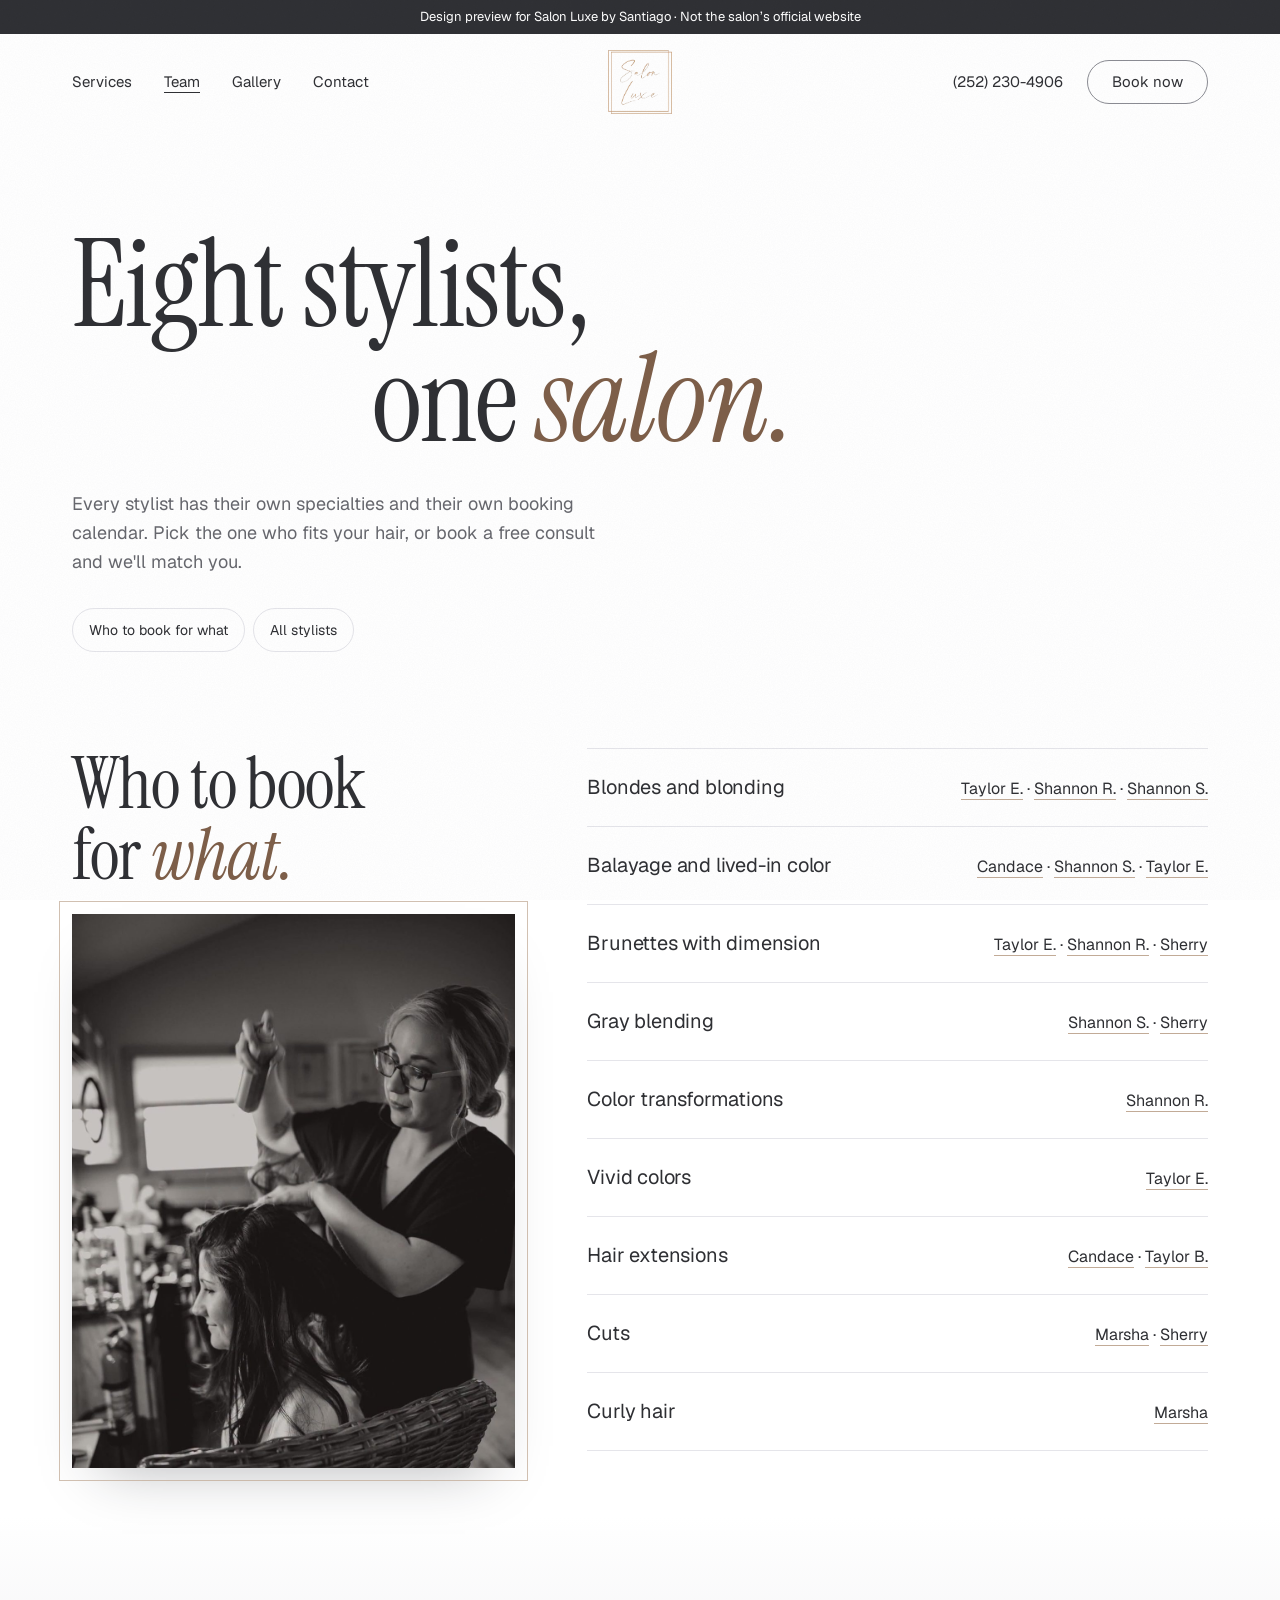
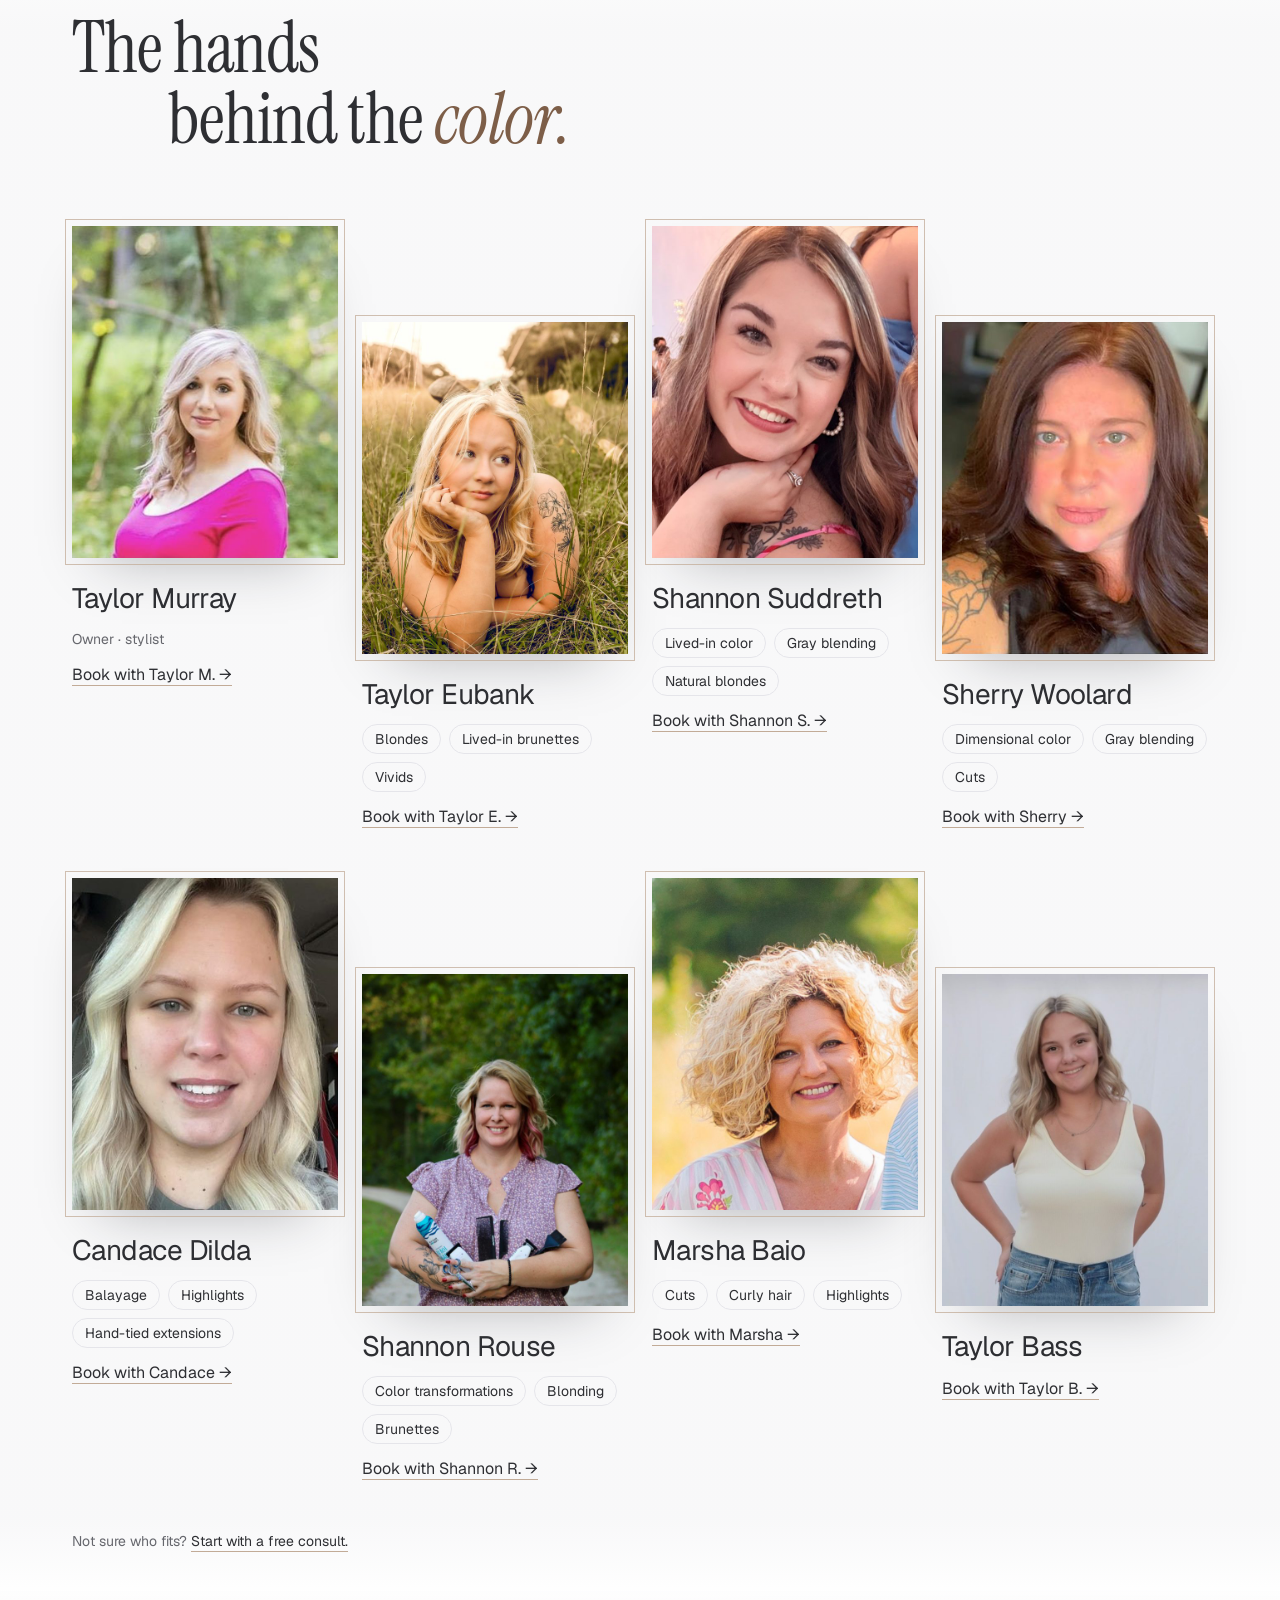
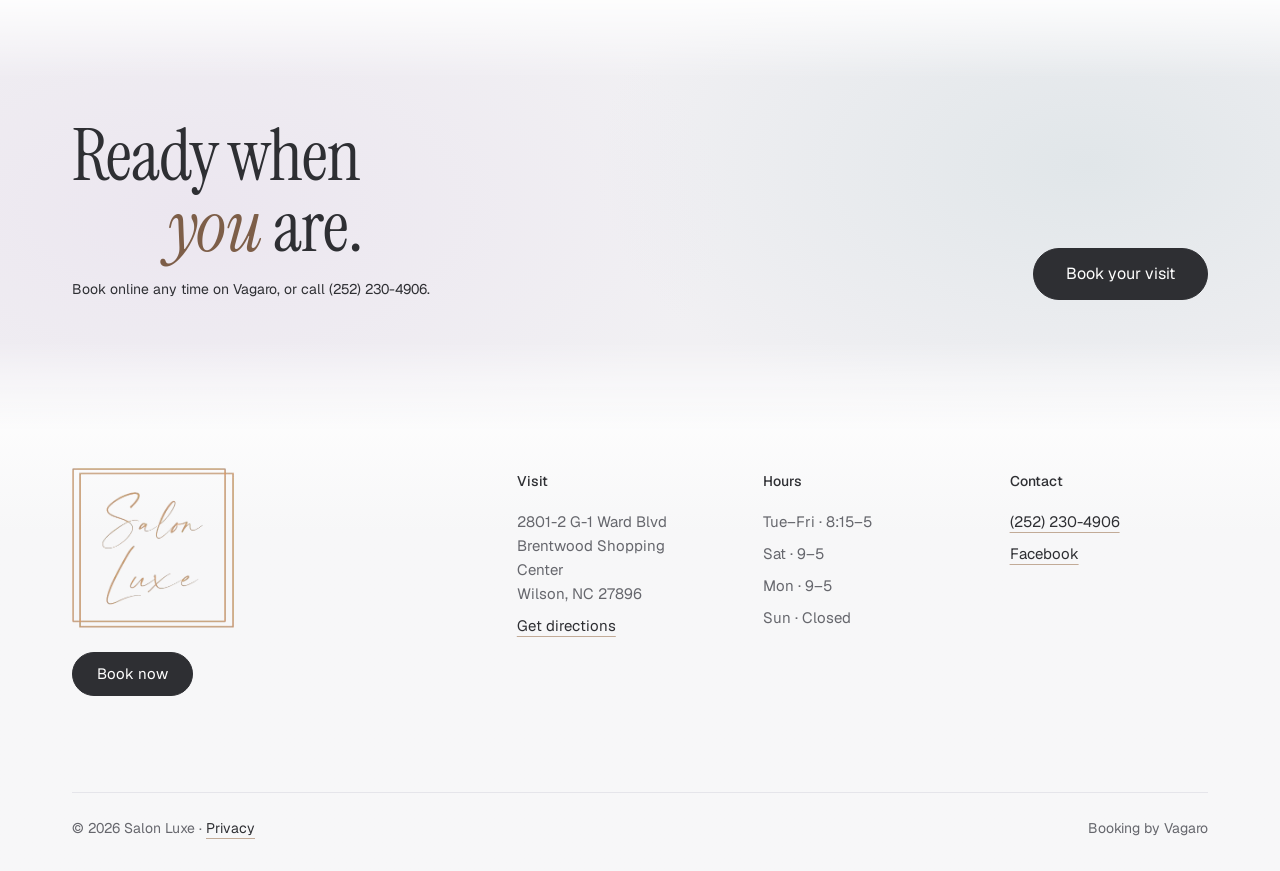
<file: team.html>
<!DOCTYPE html><html lang="en" class="Ur3q_a_variable"><head><meta charSet="utf-8"/><meta name="viewport" content="width=device-width, initial-scale=1"/><link rel="preload" href="nx/static/media/Geist_Variable-s.p.43azbxi7zpibd.woff2" as="font" crossorigin="" type="font/woff2"/><link rel="preload" href="media/logo.png" as="image"/><link rel="preload" href="media/work/at-work.jpg" as="image"/><link rel="stylesheet" href="nx/static/chunks/3ny6q5mf94sfk.css" data-precedence="next"/><link rel="preload" as="script" fetchPriority="low" href="nx/static/chunks/1r8o32q13stub.js"/><script src="nx/static/chunks/0dia8bfp_fmb0.js" async=""></script><script src="nx/static/chunks/3lbm-r_1xmrrq.js" async=""></script><script src="nx/static/chunks/turbopack-2u1d16houkiyo.js" async=""></script><script src="nx/static/chunks/30rw_yeeri_r9.js" async=""></script><script src="nx/static/chunks/1sgwc1-v6kipu.js" async=""></script><meta name="theme-color" content="#ffffff"/><title>Our stylists · Salon Luxe, Wilson NC</title><meta name="description" content="Meet the eight stylists at Salon Luxe in Wilson, NC, and find the right one for blondes, balayage, gray blending, color correction, curls or extensions."/><meta name="robots" content="noindex, nofollow, nocache"/><meta name="googlebot" content="noindex, nofollow"/><link rel="canonical" href="https://www.salonluxewilson.com/team"/><meta property="og:title" content="Salon Luxe · Color that feels like you, only luxe."/><meta property="og:description" content="Wilson&#x27;s color salon in Brentwood Shopping Center. Book online any time."/><meta property="og:url" content="https://cavilmediapro.github.io/salon-luxe-preview/"/><meta property="og:site_name" content="Salon Luxe"/><meta property="og:locale" content="en_US"/><meta property="og:image" content="https://cavilmediapro.github.io/salon-luxe-preview/og.png"/><meta property="og:image:width" content="1200"/><meta property="og:image:height" content="630"/><meta property="og:image:alt" content="Salon Luxe logo"/><meta property="og:type" content="website"/><meta name="twitter:card" content="summary_large_image"/><meta name="twitter:title" content="Salon Luxe · Color that feels like you, only luxe."/><meta name="twitter:description" content="Wilson&#x27;s color salon in Brentwood Shopping Center. Book online any time."/><meta name="twitter:image" content="https://cavilmediapro.github.io/salon-luxe-preview/og.png"/><link rel="icon" href="favicon.ico?favicon.117ezoe8m31dk.ico" sizes="48x48" type="image/x-icon"/><meta name="next-size-adjust" content=""/><script src="nx/static/chunks/0cz1d0mv5g_q7.js" noModule=""></script></head><body><div hidden=""><!--$--><!--/$--></div><div class="sl-glows" aria-hidden="true"></div><a class="sl-skip" href="#main">Skip to content</a><div class="sl-demo-banner" role="note">Design preview for Salon Luxe by Santiago · Not the salon’s official website</div><div class="sl"><header class="sl-header sl-header--sticky"><div class="sl-container sl-header__inner"><nav class="sl-nav" aria-label="Main"><a href="services.html">Services</a><a href="team.html" aria-current="page">Team</a><a href="gallery.html">Gallery</a><a href="contact.html">Contact</a></nav><a class="sl-wordmark" href="index.html" aria-label="Salon Luxe, home"><img src="media/logo.png" alt="" width="64" height="63" class="sl-logo"/></a><div class="sl-header__end"><a href="tel:+12522304906">(252) 230-4906</a><a class="sl-btn sl-btn--sm" href="https://www.vagaro.com/sl6r9c" target="_blank" rel="noopener">Book now</a><button type="button" aria-haspopup="dialog" aria-expanded="false" data-state="closed" class="sl-menu-btn" aria-label="Open menu"><svg xmlns="http://www.w3.org/2000/svg" width="24" height="24" viewBox="0 0 24 24" fill="none" stroke="currentColor" stroke-width="1.25" stroke-linecap="round" stroke-linejoin="round" class="lucide lucide-menu sl-icon" aria-hidden="true"><path d="M4 5h16"></path><path d="M4 12h16"></path><path d="M4 19h16"></path></svg></button></div></div></header><main id="main"><section class="sl-pagehead" aria-labelledby="team-title"><div class="sl-container"><h1 id="team-title" class="sl-display-xl"><span class="sl-line" style="opacity:0;transform:translateY(0.35em)">Eight stylists,</span><span class="sl-line sl-line--indent" style="opacity:0;transform:translateY(0.35em)">one<!-- --> <em class="sl-accent">salon.</em></span></h1><p class="sl-lead sl-pagehead__lead">Every stylist has their own specialties and their own booking calendar. Pick the one who fits your hair, or book a free consult and we&#x27;ll match you.</p><nav class="sl-pagehead__jumps" aria-label="On this page"><a class="sl-tag sl-tag--link" href="#find">Who to book for what</a><a class="sl-tag sl-tag--link" href="#stylists">All stylists</a></nav></div></section><section class="sl-section" id="find" aria-labelledby="find-title"><div class="sl-container sl-svc__grid"><div class="sl-svc__side"><h2 id="find-title" class="sl-display-lg"><span class="sl-line" style="opacity:0;transform:translateY(0.35em)">Who to book</span><span class="sl-line" style="opacity:0;transform:translateY(0.35em)">for <em class="sl-accent">what.</em></span></h2><div class="sl-media sl-svc__media" style="opacity:0;filter:blur(4px);transform:translateY(20px)"><img src="media/work/at-work.jpg" alt="A Salon Luxe stylist working on a client&#x27;s hair at the station" width="1065" height="1600" loading="eager" decoding="async"/></div></div><ul class="sl-svc__list"><li class="sl-svc__item"><div class="sl-svc__head sl-find__head"><h3>Blondes and blonding</h3><span class="sl-find__who"><span><a class="sl-link" href="https://www.vagaro.com/sl6r9c" target="_blank" rel="noopener">Taylor E.</a></span><span><span aria-hidden="true"> · </span><a class="sl-link" href="https://www.vagaro.com/sl6r9c" target="_blank" rel="noopener">Shannon R.</a></span><span><span aria-hidden="true"> · </span><a class="sl-link" href="https://www.vagaro.com/sl6r9c" target="_blank" rel="noopener">Shannon S.</a></span></span></div></li><li class="sl-svc__item"><div class="sl-svc__head sl-find__head"><h3>Balayage and lived-in color</h3><span class="sl-find__who"><span><a class="sl-link" href="https://www.vagaro.com/sl6r9c" target="_blank" rel="noopener">Candace</a></span><span><span aria-hidden="true"> · </span><a class="sl-link" href="https://www.vagaro.com/sl6r9c" target="_blank" rel="noopener">Shannon S.</a></span><span><span aria-hidden="true"> · </span><a class="sl-link" href="https://www.vagaro.com/sl6r9c" target="_blank" rel="noopener">Taylor E.</a></span></span></div></li><li class="sl-svc__item"><div class="sl-svc__head sl-find__head"><h3>Brunettes with dimension</h3><span class="sl-find__who"><span><a class="sl-link" href="https://www.vagaro.com/sl6r9c" target="_blank" rel="noopener">Taylor E.</a></span><span><span aria-hidden="true"> · </span><a class="sl-link" href="https://www.vagaro.com/sl6r9c" target="_blank" rel="noopener">Shannon R.</a></span><span><span aria-hidden="true"> · </span><a class="sl-link" href="https://www.vagaro.com/sl6r9c" target="_blank" rel="noopener">Sherry</a></span></span></div></li><li class="sl-svc__item"><div class="sl-svc__head sl-find__head"><h3>Gray blending</h3><span class="sl-find__who"><span><a class="sl-link" href="https://www.vagaro.com/sl6r9c" target="_blank" rel="noopener">Shannon S.</a></span><span><span aria-hidden="true"> · </span><a class="sl-link" href="https://www.vagaro.com/sl6r9c" target="_blank" rel="noopener">Sherry</a></span></span></div></li><li class="sl-svc__item"><div class="sl-svc__head sl-find__head"><h3>Color transformations</h3><span class="sl-find__who"><span><a class="sl-link" href="https://www.vagaro.com/sl6r9c" target="_blank" rel="noopener">Shannon R.</a></span></span></div></li><li class="sl-svc__item"><div class="sl-svc__head sl-find__head"><h3>Vivid colors</h3><span class="sl-find__who"><span><a class="sl-link" href="https://www.vagaro.com/sl6r9c" target="_blank" rel="noopener">Taylor E.</a></span></span></div></li><li class="sl-svc__item"><div class="sl-svc__head sl-find__head"><h3>Hair extensions</h3><span class="sl-find__who"><span><a class="sl-link" href="https://www.vagaro.com/sl6r9c" target="_blank" rel="noopener">Candace</a></span><span><span aria-hidden="true"> · </span><a class="sl-link" href="https://www.vagaro.com/sl6r9c" target="_blank" rel="noopener">Taylor B.</a></span></span></div></li><li class="sl-svc__item"><div class="sl-svc__head sl-find__head"><h3>Cuts</h3><span class="sl-find__who"><span><a class="sl-link" href="https://www.vagaro.com/sl6r9c" target="_blank" rel="noopener">Marsha</a></span><span><span aria-hidden="true"> · </span><a class="sl-link" href="https://www.vagaro.com/sl6r9c" target="_blank" rel="noopener">Sherry</a></span></span></div></li><li class="sl-svc__item"><div class="sl-svc__head sl-find__head"><h3>Curly hair</h3><span class="sl-find__who"><span><a class="sl-link" href="https://www.vagaro.com/sl6r9c" target="_blank" rel="noopener">Marsha</a></span></span></div></li></ul></div></section><section class="sl-section" id="stylists" aria-labelledby="stylists-title"><div class="sl-container"><h2 id="stylists-title" class="sl-display-lg"><span class="sl-line" style="opacity:0;transform:translateY(0.35em)">The hands</span><span class="sl-line sl-line--indent" style="opacity:0;transform:translateY(0.35em)">behind the <em class="sl-accent">color.</em></span></h2><div class="sl-team" style="margin-top:72px"><div class="sl-stylist" style="opacity:0;filter:blur(4px);transform:translateY(20px)"><div id="taylor-murray" class="sl-media"><img src="media/team/taylor-murray.jpg" alt="Taylor Murray, stylist at Salon Luxe" width="640" height="800" loading="lazy" decoding="async" style="width:100%;height:100%;object-fit:cover;display:block"/></div><h3 class="sl-h2">Taylor Murray</h3><p class="sl-small">Owner · stylist</p><a class="sl-link sl-link--arrow" href="https://www.vagaro.com/sl6r9c" target="_blank" rel="noopener">Book with <!-- -->Taylor M.</a></div><div class="sl-stylist" style="opacity:0;filter:blur(4px);transform:translateY(20px)"><div id="taylor-eubank" class="sl-media sl-media--sand"><img src="media/team/taylor-eubank.jpg" alt="Taylor Eubank, stylist at Salon Luxe" width="640" height="800" loading="lazy" decoding="async" style="width:100%;height:100%;object-fit:cover;display:block"/></div><h3 class="sl-h2">Taylor Eubank</h3><ul class="sl-tags" aria-label="Specialties"><li class="sl-tag">Blondes</li><li class="sl-tag">Lived-in brunettes</li><li class="sl-tag">Vivids</li></ul><a class="sl-link sl-link--arrow" href="https://www.vagaro.com/sl6r9c" target="_blank" rel="noopener">Book with <!-- -->Taylor E.</a></div><div class="sl-stylist" style="opacity:0;filter:blur(4px);transform:translateY(20px)"><div id="shannon-suddreth" class="sl-media"><img src="media/team/shannon-suddreth.jpg" alt="Shannon Suddreth, stylist at Salon Luxe" width="640" height="800" loading="lazy" decoding="async" style="width:100%;height:100%;object-fit:cover;display:block"/></div><h3 class="sl-h2">Shannon Suddreth</h3><ul class="sl-tags" aria-label="Specialties"><li class="sl-tag">Lived-in color</li><li class="sl-tag">Gray blending</li><li class="sl-tag">Natural blondes</li></ul><a class="sl-link sl-link--arrow" href="https://www.vagaro.com/sl6r9c" target="_blank" rel="noopener">Book with <!-- -->Shannon S.</a></div><div class="sl-stylist" style="opacity:0;filter:blur(4px);transform:translateY(20px)"><div id="sherry-woolard" class="sl-media sl-media--sand"><img src="media/team/sherry-woolard.jpg" alt="Sherry Woolard, stylist at Salon Luxe" width="640" height="800" loading="lazy" decoding="async" style="width:100%;height:100%;object-fit:cover;display:block"/></div><h3 class="sl-h2">Sherry Woolard</h3><ul class="sl-tags" aria-label="Specialties"><li class="sl-tag">Dimensional color</li><li class="sl-tag">Gray blending</li><li class="sl-tag">Cuts</li></ul><a class="sl-link sl-link--arrow" href="https://www.vagaro.com/sl6r9c" target="_blank" rel="noopener">Book with <!-- -->Sherry</a></div><div class="sl-stylist" style="opacity:0;filter:blur(4px);transform:translateY(20px)"><div id="candace-dilda" class="sl-media"><img src="media/team/candace-dilda.jpg" alt="Candace Dilda, stylist at Salon Luxe" width="640" height="800" loading="lazy" decoding="async" style="width:100%;height:100%;object-fit:cover;display:block"/></div><h3 class="sl-h2">Candace Dilda</h3><ul class="sl-tags" aria-label="Specialties"><li class="sl-tag">Balayage</li><li class="sl-tag">Highlights</li><li class="sl-tag">Hand-tied extensions</li></ul><a class="sl-link sl-link--arrow" href="https://www.vagaro.com/sl6r9c" target="_blank" rel="noopener">Book with <!-- -->Candace</a></div><div class="sl-stylist" style="opacity:0;filter:blur(4px);transform:translateY(20px)"><div id="shannon-rouse" class="sl-media sl-media--sand"><img src="media/team/shannon-rouse.jpg" alt="Shannon Rouse, stylist at Salon Luxe" width="640" height="800" loading="lazy" decoding="async" style="width:100%;height:100%;object-fit:cover;display:block"/></div><h3 class="sl-h2">Shannon Rouse</h3><ul class="sl-tags" aria-label="Specialties"><li class="sl-tag">Color transformations</li><li class="sl-tag">Blonding</li><li class="sl-tag">Brunettes</li></ul><a class="sl-link sl-link--arrow" href="https://www.vagaro.com/sl6r9c" target="_blank" rel="noopener">Book with <!-- -->Shannon R.</a></div><div class="sl-stylist" style="opacity:0;filter:blur(4px);transform:translateY(20px)"><div id="marsha-baio" class="sl-media"><img src="media/team/marsha-baio.jpg" alt="Marsha Baio, stylist at Salon Luxe" width="640" height="800" loading="lazy" decoding="async" style="width:100%;height:100%;object-fit:cover;display:block"/></div><h3 class="sl-h2">Marsha Baio</h3><ul class="sl-tags" aria-label="Specialties"><li class="sl-tag">Cuts</li><li class="sl-tag">Curly hair</li><li class="sl-tag">Highlights</li></ul><a class="sl-link sl-link--arrow" href="https://www.vagaro.com/sl6r9c" target="_blank" rel="noopener">Book with <!-- -->Marsha</a></div><div class="sl-stylist" style="opacity:0;filter:blur(4px);transform:translateY(20px)"><div id="taylor-bass" class="sl-media sl-media--sand"><img src="media/team/taylor-bass.jpg" alt="Taylor Bass, stylist at Salon Luxe" width="640" height="800" loading="lazy" decoding="async" style="width:100%;height:100%;object-fit:cover;display:block"/></div><h3 class="sl-h2">Taylor Bass</h3><a class="sl-link sl-link--arrow" href="https://www.vagaro.com/sl6r9c" target="_blank" rel="noopener">Book with <!-- -->Taylor B.</a></div></div><p class="sl-small" style="margin-top:48px">Not sure who fits? <a class="sl-link" href="services.html#consult-title">Start with a free consult.</a></p></div></section><section class="sl-section" aria-labelledby="band-title"><div class="sl-band"><div class="sl-container sl-band__inner"><div><h2 id="band-title" class="sl-display-lg"><span class="sl-line" style="opacity:0;transform:translateY(0.35em)">Ready when</span><span class="sl-line sl-line--indent" style="opacity:0;transform:translateY(0.35em)"><em class="sl-accent">you</em> are.</span></h2><p class="sl-small">Book online any time on Vagaro, or call <!-- -->(252) 230-4906<!-- -->.</p></div><a class="sl-btn sl-btn--solid" href="https://www.vagaro.com/sl6r9c" target="_blank" rel="noopener">Book your visit</a></div></div></section></main><footer class="sl-footer"><div class="sl-container"><div class="sl-footer__grid"><div class="sl-footer__brand"><img src="media/logo.png" alt="Salon Luxe" width="160" height="158" class="sl-logo sl-logo--footer"/><div><a class="sl-btn sl-btn--solid sl-btn--sm" href="https://www.vagaro.com/sl6r9c" target="_blank" rel="noopener">Book now</a></div></div><div><h2>Visit</h2><address>2801-2 G-1 Ward Blvd<br/>Brentwood Shopping Center<br/>Wilson<!-- -->, <!-- -->NC<!-- --> <!-- -->27896</address><ul style="margin-top:8px"><li><a class="sl-link" href="https://www.google.com/maps/search/?api=1&amp;query=Salon+Luxe+2801+Ward+Blvd+Wilson+NC" target="_blank" rel="noopener">Get directions</a></li></ul></div><div><h2>Hours</h2><ul><li>Tue–Fri<!-- --> · <!-- -->8:15–5</li><li>Sat<!-- --> · <!-- -->9–5</li><li>Mon<!-- --> · <!-- -->9–5</li><li>Sun<!-- --> · <!-- -->Closed</li></ul></div><div><h2>Contact</h2><ul><li><a class="sl-link" href="tel:+12522304906">(252) 230-4906</a></li><li><a class="sl-link" href="https://www.facebook.com/salonluxewilson" target="_blank" rel="noopener">Facebook</a></li></ul></div></div><div class="sl-footer__bottom"><p class="sl-small">© <!-- -->2026<!-- --> Salon Luxe · <a class="sl-link" href="privacy.html">Privacy</a></p><p class="sl-small">Booking by Vagaro</p></div></div></footer><div class="sl-bookbar sl-bookbar--fixed"><a class="sl-btn sl-btn--sm" href="tel:+12522304906">Call</a><a class="sl-btn sl-btn--solid sl-btn--sm" href="https://www.vagaro.com/sl6r9c" target="_blank" rel="noopener">Book now</a></div></div><!--$--><!--/$--><script id="_R_">(globalThis["TURBOPACK"] || (globalThis["TURBOPACK"] = [])).push({"otherChunks":["static/chunks/1r8o32q13stub.js","static/chunks/0dia8bfp_fmb0.js","static/chunks/3lbm-r_1xmrrq.js"],"runtimeModuleIds":[94553]});</script><script src="nx/static/chunks/1r8o32q13stub.js" async=""></script><script>(self.__next_f=self.__next_f||[]).push([0])</script><script>self.__next_f.push([1,"1:\"$Sreact.fragment\"\n2:\"nx/static/chunks/30rw_yeeri_r9.js\"\n3:I[30605,[\"$2\"],\"PageGlow\"]\n4:I[39756,[\"$2\"],\"default\"]\n5:I[37457,[\"$2\"],\"default\"]\n9:\"nx/static/chunks/1sgwc1-v6kipu.js\"\na:I[76893,[\"$2\",\"$9\"],\"Header\"]\nb:I[63605,[\"$2\",\"$9\"],\"TextEffect\"]\nc:I[17195,[\"$2\",\"$9\"],\"BlurFade\"]\nd:I[48648,[\"$2\",\"$9\"],\"TrackedLink\"]\n1d:\"ViewportBoundary\"\n1e:I[97367,[\"$2\"],\"$1d\"]\n20:\"MetadataBoundary\"\n21:I[97367,[\"$2\"],\"$20\"]\n22:\"$Sreact.suspense\"\n24:I[68027,[\"$2\"],\"default\",1]\n:HL[\"nx/static/chunks/3ny6q5mf94sfk.css\",\"style\"]\n:HL[\"nx/static/media/Geist_Variable-s.p.43azbxi7zpibd.woff2\",\"font\",{\"crossOrigin\":\"\",\"type\":\"font/woff2\"}]\n:HL[\"media/work/at-work.jpg\",\"image\"]\n7:X\n8:[[\"children\",{\"s\":\"__PAGE__\",\"h\":512,\"d\":{\"r\":[\"$\",\"$1\",\"c\",{\"children\":[[\"$\",\"div\",null,{\"className\":\"sl\",\"children\":[[\"$\",\"$La\",null,{\"current\":\"team\"}],[\"$\",\"main\",null,{\"id\":\"main\",\"children\":[[[\"$\",\"section\",null,{\"className\":\"sl-pagehead\",\"aria-labelledby\":\"team-title\",\"children\":[\"$\",\"div\",null,{\"className\":\"sl-container\",\"children\":[[\"$\",\"$Lb\",null,{\"as\":\"h1\",\"id\":\"team-title\",\"className\":\"sl-display-xl\",\"lines\":[\"Eight stylists,\",[\"one\",\" \",[\"$\",\"em\",null,{\"className\":\"sl-accent\",\"children\":\"salon.\"}]]]}],[\"$\",\"p\",null,{\"className\":\"sl-lead sl-pagehead__lead\",\"children\":\"Every stylist has their own specialties and their own booking calendar. Pick the one who fits your hair, or book a free consult and we'll match you.\"}],[\"$\",\"nav\",null,{\"className\":\"sl-pagehead__jumps\",\"aria-label\":\"On this page\",\"children\":[[\"$\",\"a\",\"#find\",{\"className\":\"sl-tag sl-tag--link\",\"href\":\"#find\",\"children\":\"Who to book for what\"}],[\"$\",\"a\",\"#stylists\",{\"className\":\"sl-tag sl-tag--link\",\"href\":\"#stylists\",\"children\":\"All stylists\"}]]}]]}]}],[\"$\",\"section\",null,{\"className\":\"sl-section\",\"id\":\"find\",\"aria-labelledby\":\"find-title\",\"children\":[\"$\",\"div\",null,{\"className\":\"sl-container sl-svc__grid\",\"children\":[[\"$\",\"div\",null,{\"className\":\"sl-svc__side\",\"children\":[[\"$\",\"$Lb\",null,{\"as\":\"h2\",\"id\":\"find-title\",\"className\":\"sl-display-lg\",\"indent\":[],\"lines\":[\"Who to book\",[\"for \",[\"$\",\"em\",\"a\",{\"className\":\"sl-accent\",\"children\":\"what.\"}]]]}],[\"$\",\"$Lc\",null,{\"className\":\"sl-media sl-svc__media\",\"children\":[\"$\",\"img\",null,{\"src\":\"media/work/at-work.jpg\",\"alt\":\"A Salon Luxe stylist working on a client's hair at the station\",\"width\":1065,\"height\":1600,\"loading\":\"eager\",\"decoding\":\"async\"}]}]]}],[\"$\",\"ul\",null,{\"className\":\"sl-svc__list\",\"children\":[[\"$\",\"li\",\"Blondes and blonding\",{\"className\":\"sl-svc__item\",\"children\":[\"$\",\"div\",null,{\"className\":\"sl-svc__head sl-find__head\",\"children\":[[\"$\",\"h3\",null,{\"children\":\"Blondes and blonding\"}],[\"$\",\"span\",null,{\"className\":\"sl-find__who\",\"children\":[[\"$\",\"span\",\"Taylor Eubank\",{\"children\":[null,[\"$\",\"$Ld\",null,{\"className\":\"sl-link\",\"href\":\"https://www.vagaro.com/sl6r9c\",\"event\":\"book_click\",\"params\":{\"place\":\"team_finder\",\"stylist\":\"Taylor Eubank\",\"goal\":\"Blondes and blonding\"},\"children\":\"Taylor E.\"}]]}],[\"$\",\"span\",\"Shannon Rouse\",{\"children\":[[\"$\",\"span\",null,{\"aria-hidden\":\"true\",\"children\":\" · \"}],[\"$\",\"$Ld\",null,{\"className\":\"sl-link\",\"href\":\"https://www.vagaro.com/sl6r9c\",\"event\":\"book_click\",\"params\":{\"place\":\"team_finder\",\"stylist\":\"Shannon Rouse\",\"goal\":\"Blondes and blonding\"},\"children\":\"Shannon R.\"}]]}],\"$Le\"]}]]}]}],\"$Lf\",\"$L10\",\"$L11\",\"$L12\",\"$L13\",\"$L14\",\"$L15\",\"$L16\"]}]]}]}],\"$L17\"],\"$L18\"]}],\"$L19\",\"$L1a\"]}],[\"$L1b\"],\"$L1c\"]}],\"p\":false,\"v\":null}}]]\n6:[[\"children\",{\"s\":\"team\",\"h\":512,\"d\":{\"r\":[\"$\",\"$1\",\"c\",{\"children\":[null,[\"$\",\"$L4\",null,{\"parallelRouterKey\":\"children\",\"error\":\"$undefined\",\"errorStyles\":\"$undefined\",\"errorScripts\":\"$undefined\",\"template\":[\"$\",\"$L5\",null,{}],\"templateStyles\":\"$undefined\",\"templateScripts\":\"$undefined\",\"notFound\":\"$undefined\",\"forbidden\":\"$undefined\",\"unauthorized\":\"$undefined\"}]]}],\"p\":false,\"v\":\"$7\"},\"c\":\"$Q8\"}]]\n0:{\"P\":null,\"c\":[\"\",\"team\"],\"q\":\"\",\"i\":false,\"t\":{\"t\":{\"s\":\"\",\"h\":528,\"d\":{\"r\":[\"$\",\"$1\",\"c\",{\"children\":[[[\"$\",\"link\",\"0\",{\"rel\":\"stylesheet\",\"href\":\"nx/static/chunks/3ny6q5mf94sfk.css\",\"precedence\":\"next\",\"crossOrigin\":\"$undefined\",\"nonce\":\"$undefined\"}],[\"$\",\"script\",\"script-0\",{\"src\":\"nx/static/chunks/30rw_yeeri_r9.js\",\"async\":true,\"nonce\":\"$undefined\"}]],[\"$\",\"html\",null,{\"lang\":\"en\",\"className\":\"Ur3q_a_variable\",\"children\":[\"$\",\"body\",null,{\"children\":[[\"$\",\"$L3\",null,{}],[\"$\",\"a\",null,{\"className\":\"sl-skip\",\"href\":\"#main\",\"children\":\"Skip to content\"}],[\"$\",\"div\",null,{\"className\":\"sl-demo-banner\",\"role\":\"note\",\"children\":\"Design preview for Salon Luxe by Santiago · Not the salon’s official website\"}],[\"$\",\"$L4\",null,{\"parallelRouterKey\":\"children\",\"error\":\"$undefined\",\"errorStyles\":\"$undefined\",\"errorScripts\":\"$undefined\",\"template\":[\"$\",\"$L5\",null,{}],\"templateStyles\":\"$undefined\",\"templateScripts\":\"$undefined\",\"notFound\":[[[\"$\",\"title\",null,{\"children\":\"404: This page could not be found.\"}],[\"$\",\"div\",null,{\"style\":{\"fontFamily\":\"system-ui,\\\"Segoe UI\\\",Roboto,Helvetica,Arial,sans-serif,\\\"Apple Color Emoji\\\",\\\"Segoe UI Emoji\\\"\",\"height\":\"100vh\",\"textAlign\":\"center\",\"display\":\"flex\",\"flexDirection\":\"column\",\"alignItems\":\"center\",\"justifyContent\":\"center\"},\"children\":[\"$\",\"div\",null,{\"children\":[[\"$\",\"style\",null,{\"dangerouslySetInnerHTML\":{\"__html\":\"body{color:#000;background:#fff;margin:0}.next-error-h1{border-right:1px solid rgba(0,0,0,.3)}@media (prefers-color-scheme:dark){body{color:#fff;background:#000}.next-error-h1{border-right:1px solid rgba(255,255,255,.3)}}\"}}],[\"$\",\"h1\",null,{\"className\":\"next-error-h1\",\"style\":{\"display\":\"inline-block\",\"margin\":\"0 20px 0 0\",\"padding\":\"0 23px 0 0\",\"fontSize\":24,\"fontWeight\":500,\"verticalAlign\":\"top\",\"lineHeight\":\"49px\"},\"children\":404}],[\"$\",\"div\",null,{\"style\":{\"display\":\"inline-block\"},\"children\":[\"$\",\"h2\",null,{\"style\":{\"fontSize\":14,\"fontWeight\":400,\"lineHeight\":\"49px\",\"margin\":0},\"children\":\"This page could not be found.\"}]}]]}]}]],[]],\"forbidden\":\"$undefined\",\"unauthorized\":\"$undefined\"}],[null,null,null]]}]}]]}],\"p\":false,\"v\":null},\"c\":\"$Q6\"},\"h\":{\"r\":[\"$\",\"$1\",\"h\",{\"children\":[null,[\"$\",\"$L1e\",null,{\"children\":\"$L1f\"}],[\"$\",\"$L21\",null,{\"children\":[[\"$\",\"div\",null,{\"hidden\":true,\"children\":[\"$\",\"$22\",null,{\"name\":\"Next.Metadata\",\"children\":\"$L23\"}]}],null]}],[\"$\",\"meta\",null,{\"name\":\"next-size-adjust\",\"content\":\"\"}]]}],\"p\":false,\"v\":null}},\"m\":\"$undefined\",\"G\":[\"$24\",[[\"$\",\"link\",\"0\",{\"rel\":\"stylesheet\",\"href\":\"nx/static/chunks/3ny6q5mf94sfk.css\",\"precedence\":\"next\",\"crossOrigin\":\"$undefined\",\"nonce\":\"$undefined\"}]]],\"S\":true,\"r\":\"$undefined\",\"s\":\"$undefined\",\"a\":\"$undefined\",\"l\":\"$undefined\",\"p\":\"$undefined\",\"d\":\"$undefined\",\"b\":\"EodhAe1xutog5VQH6vPdp\"}\n2c:I[76893,[\"$2\",\"$9\"],\"BookBar\"]\n2d:I[97367,[\"$2\"],\"OutletBoundary\"]\n:HL[\"media/logo.png\",\"image\"]\n7:C\ne:[\"$\",\"span\",\"Shannon Suddreth\",{\"children\":[[\"$\",\"span\",null,{\"aria-hidden\":\"true\",\"children\":\" · \"}],[\"$\",\"$Ld\",null,{\"className\":\"sl-link\",\"href\":\"https://www.vagaro.com/sl6r9c\",\"event\":\"book_click\",\"params\":{\"place\":\"team_finder\",\"stylist\":\"Shannon Suddreth\",\"goal\":\"Blondes and blonding\"},\"children\":\"Shannon S.\"}]]}]\nf:[\"$\",\"li\",\"Balayage and lived-in color\",{\"className\":\"sl-svc__item\",\"children\":[\"$\",\"div\",null,{\"className\":\"sl-svc__head sl-find__head\",\"children\":[[\"$\",\"h3\",null,{\"children\":\"Balayage and lived-in color\"}],[\"$\",\"span\",null,{\"className\":\"sl-find__who\",\"children\":[[\"$\",\"span\",\"Candace Dilda\",{\"children\":[null,[\"$\",\"$Ld\",null,{\"className\":\"sl-link\",\"href\":\"https://www.vagaro.com/sl6r9c\",\"event\":\"book_click\",\"params\":{\"place\":\"team_finder\",\"stylist\":\"Candace Dilda\",\"goal\":\"Balayage and lived-in color\"},\"children\":\"Candace\"}]]}],[\"$\",\"span\",\"Shannon Suddreth\",{\"children\":[[\"$\",\"span\",null,{\"aria-hidden\":\"true\",\"children\":\" · \"}],[\"$\",\"$Ld\",null,{\"className\":\"sl-link\",\"href\":\"https://www.vagaro.com/sl6r9c\",\"event\":\"book_click\",\"params\":{\"place\":\"team_finder\",\"stylist\":\"Shannon Suddreth\",\"goal\":\"Balayage and lived-in color\"},\"children\":\"Shannon S.\"}]]}],[\"$\",\"span\",\"Taylor Eubank\",{\"children\":[[\"$\",\"span\",null,{\"aria-hidden\":\"true\",\"children\":\" · \"}],[\"$\",\"$Ld\",null,{\"className\":\"sl-link\",\"href\":\"https://www.vagaro.com/sl6r9c\",\"event\":\"book_click\",\"params\":{\"place\":\"team_finder\",\"stylist\":\"Taylor Eubank\",\"goal\":\"Balayage and lived-in color\"},\"children\":\"Taylor E.\"}]]}]]}]]}]}]\n10:[\"$\",\"li\",\"Brunettes with dimension\",{\"className\":\"sl-svc__item\",\"children\":[\"$\",\"div\",null,{\"className\":\"sl-svc__head sl-find__head\",\"children\":[[\"$\",\"h3\",null,{\"children\":\"Brunettes with dimension\"}],[\"$\",\"span\",null,{\"className\":\"sl-find__who\",\"children\":[[\"$\",\"span\",\"Taylor Eubank\",{\"children\":[null,[\"$\",\"$Ld\",null,{\"className\":\"sl-link\",\"href\":\"https://www.vagaro.com/sl6r9c\",\"event\":\"book_click\",\"params\":{\"place\":\"team_finder\",\"stylist\":\"Taylor Eubank\",\"goal\":\"Brunettes with dimension\"},\"children\":\"Taylor E.\"}]]}],[\"$\",\"span\",\"Shannon Rouse\",{\"children\":[[\"$\",\"span\",null,{\"aria-hidden\":\"true\",\"children\":\" · \"}],[\"$\",\"$Ld\",null,{\"className\":\"sl-link\",\"href\":\"https://www.vagaro.com/sl6r9c\",\"event\":\"book_click\",\"params\":{\"place\":\"team_finder\",\"stylist\":\"Shannon Rouse\",\"goal\":\"Brunettes with dimension\"},\"children\":\"Shannon R.\"}]]}],[\"$\",\"span\",\"Sherry Woolard\",{\"children\":[[\"$\",\"span\",null,{\"aria-hidden\":\"true\",\"children\":\" · \"}],[\"$\",\"$Ld\",null,{\"className\":\"sl-link\",\"href\":\"https://www.vagaro.com/sl6r9c\",\"event\":\"book_click\",\"params\":{\"place\":\"team_finder\",\"stylist\":\"Sherry Woolard\",\"goal\":\"Brunettes with dimension\"},\"children\":\"Sherry\"}]]}]]}]]}]}]\n11:[\"$\",\"li\",\"Gray blending\",{\"className\":\"sl-svc__item\",\"children\":[\"$\",\"div\",null,{\"className\":\"sl-svc__head sl-find__head\",\"children\":[[\"$\",\"h3\",null,{\"children\":\"Gray blending\"}],[\"$\",\"span\",null,{\"className\":\"sl-find__who\",\"children\":[[\"$\",\"span\",\"Shannon Suddreth\",{\"children\":[null,[\"$\",\"$Ld\",null,{\"className\":\"sl-link\",\"href\":\"https://www.vagaro.com/sl6r9c\",\"event\":\"book_click\",\"params\":{\"place\":\"team_finder\",\"stylist\":\"Shannon Suddreth\",\"goal\":\"Gray blending\"},\"children\":\"Shannon S.\"}]]}],[\"$\",\"span\",\"Sherry Woolard\",{\"children\":[[\"$\",\"span\",null,{\"aria-hidden\":\"true\",\"children\":\" · \"}],[\"$\",\"$Ld\",null,{\"className\":\"sl-link\",\"href\":\"https://www.vagaro.com/sl6r9c\",\"event\":\"book_click\",\"params\":{\"place\":\"team_finder\",\"stylist\":\"Sherry Woolard\",\"goal\":\"Gray blending\"},\"children\":\"Sherry\"}]]}]]}]]}]}]\n12:[\"$\",\"li\",\"Color transformations\",{\"className\":\"sl-svc__item\",\"children\":[\"$\",\"div\",null,{\"className\":\"sl-svc__head sl-find__head\",\"children\":[[\"$\",\"h3\",null,{\"children\":\"Color transformations\"}],[\"$\",\"span\",null,{\"className\":\"sl-find__who\",\"children\":[[\"$\",\"span\",\"Shannon Rouse\",{\"children\":[null,[\"$\",\"$Ld\",null,{\"className\":\"sl-link\",\"href\":\"https://www.vagaro.com/sl6r9c\",\"event\":\"book_click\",\"params\":{\"place\":\"team_finder\",\"stylist\":\"Shannon Rouse\",\"goal\":\"Color transformations\"},\"children\":\"Shannon R.\"}]]}]]}]]}]}]\n13:[\"$\",\"li\",\"Vivid colors\",{\"className\":\"sl-svc__item\",\"children\":[\"$\",\"div\",null,{\"className\":\"sl-svc__head sl-find__head\",\"children\":[[\"$\",\"h3\",null,{\"children\":\"Vivid colors\"}],[\"$\",\"span\",null,{\"className\":\"sl-find__who\",\"children\":[[\"$\",\"span\",\"Taylor Eubank\",{\"children\":[null,[\"$\",\"$Ld\",null,{\"className\":\"sl-link\",\"href\":\"https://www.vagaro.com/sl6r9c\",\"event\":\"book_click\",\"params\":{\"place\":\"team_finder\",\"stylist\":\"Taylor Eubank\",\"goal\":\"Vivid colors\"},\"children\":\"Taylor E.\"}]]}]]}]]}]}]\n14:[\"$\",\"li\",\"Hair extensions\",{\"className\":\"sl-svc__item\",\"children\":[\"$\",\"div\",null,{\"className\":\"sl-svc__head sl-find__head\",\"children\":[[\"$\",\"h3\",null,{\"children\":\"Hair extensions\"}],[\"$\",\"span\",null,{\"className\":\"sl-find__who\",\"children\":[[\"$\",\"span\",\"Candace Dilda\",{\"children\":[null,[\"$\",\"$Ld\",null,{\"className\":\"sl-link\",\"href\":\"https://www.vagaro.com/sl6r9c\",\"event\":\"book_click\",\"params\":{\"place\":\"team_finder\",\"stylist\":\"Candace Dilda\",\"goal\":\"Hair extensions\"},\"children\":\"Candace\"}]]}],[\"$\",\"span\",\"Taylor Bass\",{\"children\":[[\"$\",\"span\",null,{\"aria-hidden\":\"true\",\"children\":\" · \"}],[\"$\",\"$Ld\",null,{\"className\":\"sl-link\",\"href\":\"https://www.vagaro.com/sl6r9c\",\"event\":\"book_click\",\"params\":{\"place\":\"team_finder\",\"stylist\":\"Taylor Bass\",\"goal\":\"Hair extensions\"},\"children\":\"Taylor B.\"}]]}]]}]]}]}]\n15:[\"$\",\"li\",\"Cuts\",{\"className\":\"sl-svc__item\",\"children\":[\"$\",\"div\",null,{\"className\":\"sl-svc__head sl-find__head\",\"children\":[[\"$\",\"h3\",null,{\"children\":\"Cuts\"}],[\"$\",\"span\",null,{\"className\":\"sl-find__who\",\"children\":[[\"$\",\"span\",\"Marsha Baio\",{\"children\":[null,[\"$\",\"$Ld\",null,{\"className\":\"sl-link\",\"href\":\"https://www.vagaro.com/sl6r9c\",\"event\":\"book_click\",\"params\":{\"place\":\"team_finder\",\"stylist\":\"Marsha Baio\",\"goal\":\"Cuts\"},\"children\":\"Marsha\"}]]}],[\"$\",\"span\",\"Sherry Woolard\",{\"children\":[[\"$\",\"span\",null,{\"aria-hidden\":\"true\",\"children\":\" · \"}],[\"$\",\"$Ld\",null,{\"className\":\"sl-link\",\"href\":\"https://www.vagaro.com/sl6r9c\",\"event\":\"book_click\",\"params\":{\"place\":\"team_finder\",\"stylist\":\"Sherry Woolard\",\"goal\":\"Cuts\"},\"children\":\"Sherry\"}]]}]]}]]}]}]\n16:[\"$\",\"li\",\"Curly hair\",{\"className\":\"sl-svc__item\",\"children\":[\"$\",\"div\",null,{\"className\":\"sl-svc__head sl-find__head\",\"children\":[[\"$\",\"h3\",null,{\"children\":\"Curly hair\"}],[\"$\",\"span\",null,{\"className\":\"sl-find__who\",\"children\":[[\"$\",\"span\",\"Marsha Baio\",{\"children\":[null,[\"$\",\"$Ld\",null,{\"className\":\"sl-link\",\"href\":\"https://www.vagaro.com/sl6r9c\",\"event\":\"book_click\",\"params\":{\"place\":\"team_finder\",\"stylist\":\"Marsha Baio\",\"goal\":\"Curly hair\"},\"children\":\"Marsha\"}]]}]]}]]}]}]\n17:[\"$\",\"section\",null,{\"className\":\"sl-section\",\"id\":\"stylists\",\"aria-labelledby\":\"stylists-title\",\"children\":[\"$\",\"div\",null,{\"className\":\"sl-container\",\"children\":[[\"$\",\"$Lb\",null,{\"as\":\"h2\",\"id\":\"stylists-title\",\"className\":\"sl-display-lg\",\"lines\":[\"The hands\",[\"behind the \",[\"$\",\"em\",\"a\",{\"className\":\"sl-accent\",\"children\":\"color.\"}]]]}],[\"$\",\"div\",null,{\"className\":\"sl-team\",\"style\":{\"marginTop\":72},\"children\":[[\"$\",\"$Lc\",\"Taylor Murray\",{\"delay\":0,\"className\":\"sl-stylist\",\"children\":[[\"$\",\"div\",null,{\"id\":\"taylor-murray\",\"className\":\"sl-media\",\"children\":[\"$\",\"img\",null,{\"src\":\"media/team/taylor-murray.jpg\",\"alt\":\"Taylor Murray, stylist at Salon Luxe\",\"width\":640,\"height\":800,\"loading\":\"lazy\",\"decoding\":\"async\",\"style\":{\"width\":\"100%\",\"height\":\"100%\",\"objectFit\":\"cover\",\"display\":\"block\"}}]}],[\"$\",\"h3\",null,{\"className\":\"sl-h2\",\"children\":\"Taylor Murray\"}],[\"$\",\"p\",null,{\"className\":\"sl-small\",\"children\":\"Owner · stylist\"}],null,[\"$\",\"$Ld\",null,{\"className\":\"sl-link sl-link--arrow\",\"href\":\"https://www.vagaro.com/sl6r9c\",\"event\":\"book_click\",\"params\":{\"place\":\"team_page\",\"stylist\":\"Taylor Murray\"},\"children\":[\"Book with \",\"Taylor M.\"]}]]}],[\"$\",\"$Lc\",\"Taylor Eubank\",{\"delay\":0.06,\"className\":\"sl-stylist\",\"children\":[[\"$\",\"div\",null,{\"id\":\"taylor-eubank\",\"className\":\"sl-media sl-media--sand\",\"children\":[\"$\",\"img\",null,{\"src\":\"media/team/taylor-eubank.jpg\",\"alt\":\"Taylor Eubank, stylist at Salon Luxe\",\"width\":640,\"height\":800,\"loading\":\"lazy\",\"decoding\":\"async\",\"style\":{\"width\":\"100%\",\"height\":\"100%\",\"objectFit\":\"cover\",\"display\":\"block\"}}]}],[\"$\",\"h3\",null,{\"className\":\"sl-h2\",\"children\":\"Taylor Eubank\"}],null,[\"$\",\"ul\",null,{\"className\":\"sl-tags\",\"aria-label\":\"Specialties\",\"children\":[[\"$\",\"li\",\"Blondes\",{\"className\":\"sl-tag\",\"children\":\"Blondes\"}],[\"$\",\"li\",\"Lived-in brunettes\",{\"className\":\"sl-tag\",\"children\":\"Lived-in brunettes\"}],[\"$\",\"li\",\"Vivids\",{\"className\":\"sl-tag\",\"children\":\"Vivids\"}]]}],[\"$\",\"$Ld\",null,{\"className\":\"sl-link sl-link--arrow\",\"href\":\"https://www.vagaro.com/sl6r9c\",\"event\":\"book_click\",\"params\":{\"place\":\"team_page\",\"stylist\":\"Taylor Eubank\"},\"children\":[\"Book with \",\"Taylor E.\"]}]]}],[\"$\",\"$Lc\",\"Shannon Suddreth\",{\"delay\":0.12,\"className\":\"sl-stylist\",\"children\":[[\"$\",\"div\",null,{\"id\":\"shannon-suddreth\",\"className\":\"sl-media\",\"children\":[\"$\",\"img\",null,{\"src\":\"media/team/shannon-suddreth.jpg\",\"alt\":\"Shannon Suddreth, stylist at Salon Luxe\",\"width\":640,\"height\":800,\"loading\":\"lazy\",\"decoding\":\"async\",\"style\":{\"width\":\"100%\",\"height\":\"100%\",\"objectFit\":\"cover\",\"display\":\"block\"}}]}],[\"$\",\"h3\",null,{\"className\":\"sl-h2\",\"children\":\"Shannon Suddreth\"}],null,[\"$\",\"ul\",null,{\"className\":\"sl-tags\",\"aria-label\":\"Specialties\",\"children\":[[\"$\",\"li\",\"Lived-in color\",{\"className\":\"sl-tag\",\"children\":\"Lived-in color\"}],[\"$\",\"li\",\"Gray blending\",{\"className\":\"sl-tag\",\"children\":\"Gray blending\"}],[\"$\",\"li\",\"Natural blondes\",{\"className\":\"sl-tag\",\"children\":\"Natural blondes\"}]]}],[\"$\",\"$Ld\",null,{\"className\":\"sl-link sl-link--arrow\",\"href\":\"https://www.vagaro.com/sl6r9c\",\"event\":\"book_click\",\"params\":{\"place\":\"team_page\",\"stylist\":\"Shannon Suddreth\"},\"children\":[\"Book with \",\"Shannon S.\"]}]]}],[\"$\",\"$Lc\",\"Sherry Woolard\",{\"delay\":0.18,\"className\":\"sl-stylist\",\"children\":[[\"$\",\"div\",null,{\"id\":\"sherry-woolard\",\"className\":\"sl-media sl-media--sand\",\"children\":[\"$\",\"img\",null,{\"src\":\"media/team/sherry-woolard.jpg\",\"alt\":\"Sherry Woolard, stylist at Salon Luxe\",\"width\":640,\"height\":800,\"loading\":\"lazy\",\"decoding\":\"async\",\"style\":{\"width\":\"100%\",\"height\":\"100%\",\"objectFit\":\"cover\",\"display\":\"block\"}}]}],[\"$\",\"h3\",null,{\"className\":\"sl-h2\",\"children\":\"Sherry Woolard\"}],null,[\"$\",\"ul\",null,{\"className\":\"sl-tags\",\"aria-label\":\"Specialties\",\"children\":[[\"$\",\"li\",\"Dimensional color\",{\"className\":\"sl-tag\",\"children\":\"Dimensional color\"}],[\"$\",\"li\",\"Gray blending\",{\"className\":\"sl-tag\",\"children\":\"Gray blending\"}],[\"$\",\"li\",\"Cuts\",{\"className\":\"sl-tag\",\"children\":\"Cuts\"}]]}],[\"$\",\"$Ld\",null,{\"className\":\"sl-link sl-link--arrow\",\"href\":\"https://www.vagaro.com/sl6r9c\",\"event\":\"book_click\",\"params\":{\"place\":\"team_page\",\"stylist\":\"Sherry Woolard\"},\"children\":[\"Book with \",\"Sherry\"]}]]}],[\"$\",\"$Lc\",\"Candace Dilda\",{\"delay\":0,\"className\":\"sl-stylist\",\"children\":[[\"$\",\"div\",null,{\"id\":\"candace-dilda\",\"className\":\"sl-media\",\"children\":[\"$\",\"img\",null,{\"src\":\"media/team/candace-dilda.jpg\",\"alt\":\"Candace Dilda, stylist at Salon Luxe\",\"width\":640,\"height\":800,\"loading\":\"lazy\",\"decoding\":\"async\",\"style\":{\"width\":\"100%\",\"height\":\"100%\",\"objectFit\":\"cover\",\"display\":\"block\"}}]}],[\"$\",\"h3\",null,{\"className\":\"sl-h2\",\"children\":\"Candace Dilda\"}],null,[\"$\",\"ul\",null,{\"className\":\"sl-tags\",\"aria-label\":\"Specialties\",\"children\":[[\"$\",\"li\",\"Balayage\",{\"className\":\"sl-tag\",\"children\":\"Balayage\"}],\"$L25\",\"$L26\"]}],\"$L27\"]}],\"$L28\",\"$L29\",\"$L2a\"]}],\"$L2b\"]}]}]\n18:[\"$\",\"section\",null,{\"className\":\"sl-section\",\"aria-labelledby\":\"band-title\",\"children\":[\"$\",\"div\",null,{\"className\":\"sl-band\",\"children\":[\"$\",\"div\",null,{\"className\":\"sl-container sl-band__inner\",\"children\":[[\"$\",\"div\",null,{\"children\":[[\"$\",\"$Lb\",null,{\"as\":\"h2\",\"id\":\"band-title\",\"className\":\"sl-display-lg\",\"lines\":[\"Ready when\",[[\"$\",\"em\",null,{\"className\":\"sl-accent\",\"children\":\"you\"}],\" are.\"]]}],[\"$\",\"p\",null,{\"className\":\"sl-small\",\"children\":[\"Book online any time on Vagaro, or call \",\"(252) 230-4906\",\".\"]}]]}],[\"$\",\"$Ld\",null,{\"className\":\"sl-btn sl-btn--solid\",\"href\":\"https://www.vagaro.com/sl6r9c\",\"event\":\"book_click\",\"params\":{\"place\":\"band\"},\"children\":\"Book your visit\"}]]}]}]}]\n19:[\"$\",\"footer\",null,{\"className\":\"sl-footer\",\"children\":[\"$\",\"div\",null,{\"className\":\"sl-container\",\"children\":[[\"$\",\"div\",null,{\"className\":\"sl-footer__grid\",\"children\":[[\"$\",\"div\",null,{\"className\":\"sl-footer__brand\",\"children\":[[\"$\",\"img\",null,{\"src\":\"media/logo.png\",\"alt\":\"Salon Luxe\",\"width\":160,\"height\":158,\"className\":\"sl-logo sl-logo--footer\"}],[\"$\",\"div\",null,{\"children\":[\"$\",\"$Ld\",null,{\"className\":\"sl-btn sl-btn--solid sl-btn--sm\",\"href\":\"https://www.vagaro.com/sl6r9c\",\"event\":\"book_click\",\"params\":{\"place\":\"footer\"},\"children\":\"Book now\"}]}]]}],[\"$\",\"div\",null,{\"children\":[[\"$\",\"h2\",null,{\"children\":\"Visit\"}],[\"$\",\"address\",null,{\"children\":[\"2801-2 G-1 Ward Blvd\",[\"$\",\"br\",null,{}],\"Brentwood Shopping Center\",[\"$\",\"br\",null,{}],\"Wilson\",\", \",\"NC\",\" \",\"27896\"]}],[\"$\",\"ul\",null,{\"style\":{\"marginTop\":8},\"children\":[\"$\",\"li\",null,{\"children\":[\"$\",\"$Ld\",null,{\"className\":\"sl-link\",\"href\":\"https://www.google.com/maps/search/?api=1\u0026query=Salon+Luxe+2801+Ward+Blvd+Wilson+NC\",\"event\":\"directions_click\",\"children\":\"Get directions\"}]}]}]]}],[\"$\",\"div\",null,{\"children\":[[\"$\",\"h2\",null,{\"children\":\"Hours\"}],[\"$\",\"ul\",null,{\"children\":[[\"$\",\"li\",\"Tue–Fri\",{\"children\":[\"Tue–Fri\",\" · \",\"8:15–5\"]}],[\"$\",\"li\",\"Sat\",{\"children\":[\"Sat\",\" · \",\"9–5\"]}],[\"$\",\"li\",\"Mon\",{\"children\":[\"Mon\",\" · \",\"9–5\"]}],[\"$\",\"li\",\"Sun\",{\"children\":[\"Sun\",\" · \",\"Closed\"]}]]}]]}],[\"$\",\"div\",null,{\"children\":[[\"$\",\"h2\",null,{\"children\":\"Contact\"}],[\"$\",\"ul\",null,{\"children\":[[\"$\",\"li\",null,{\"children\":[\"$\",\"$Ld\",null,{\"className\":\"sl-link\",\"href\":\"tel:+12522304906\",\"event\":\"call_click\",\"params\":{\"place\":\"footer\"},\"children\":\"(252) 230-4906\"}]}],[\"$\",\"li\",null,{\"children\":[\"$\",\"a\",null,{\"className\":\"sl-link\",\"href\":\"https://www.facebook.com/salonluxewilson\",\"target\":\"_blank\",\"rel\":\"noopener\",\"children\":\"Facebook\"}]}],null]}]]}]]}],[\"$\",\"div\",null,{\"className\":\"sl-footer__bottom\",\"children\":[[\"$\",\"p\",null,{\"className\":\"sl-small\",\"children\":[\"© \",2026,\" Salon Luxe · \",[\"$\",\"a\",null,{\"className\":\"sl-link\",\"href\":\"privacy.html\",\"children\":\"Privacy\"}]]}],[\"$\",\"p\",null,{\"className\":\"sl-small\",\"children\":\"Booking by Vagaro\"}]]}]]}]}]\n1a:[\"$\",\"$L2c\",null,{}]\n1b:[\"$\",\"script\",\"script-0\",{\"src\":\"nx/static/chunks/1sgwc1-v6kipu.js\",\"async\":true,\"nonce\":\"$undefined\"}]\n1c:[\"$\",\"$L2d\",null,{\"children\":[\"$\",\"$22\",null,{\"name\":\"Next.MetadataOutlet\",\"children\":\"$@2e\"}]}]\n25:[\"$\",\"li\",\"Highlights\",{\"className\":\"sl-tag\",\"children\":\"Highlights\"}]\n26:[\"$\",\"li\",\"Hand-tied extensions\",{\"className\":\"sl-tag\",\"children\":\"Hand-tied extensions\"}]\n27:[\"$\",\"$Ld\",null,{\"className\":\"sl-link sl-link--arrow\",\"href\":\"https://www.vagaro.com/sl6r9c\",\"event\":\"book_click\",\"params\":{\"place\":\"team_page\",\"stylist\":\"Candace Dilda\"},\"children\":[\"Book with \",\"Candace\"]}]\n28:[\"$\",\"$Lc\",\"Shannon Rouse\",{\"delay\":0.06,\"className\":\"sl-stylist\",\"children\":[[\"$\",\"div\",null,{\"id\":\"shannon-rouse\",\"className\":\"sl-media sl-media--sand\",\"children\":[\"$\",\"img\",null,{\"src\":\"media/team/shannon-rouse.jpg\",\"alt\":\"Shannon Rouse, stylist at Salon Luxe\",\"width\":640,\"height\":800,\"loading\":\"lazy\",\"decoding\":\"async\",\"style\":{\"width\":\"100%\",\"height\":\"100%\",\"objectFit\":\"cover\",\"display\":\"block\"}}]}],[\"$\",\"h3\",null,{\"className\":\"sl-h2\",\"children\":\"Shannon Rouse\"}],null,[\"$\",\"ul\",null,{\"className\":\"sl-tags\",\"aria-label\":\"Specialties\",\"children\":[[\"$\",\"li\",\"Color transformations\",{\"className\":\"sl-tag\",\"children\":\"Color transformations\"}],[\"$\",\"li\",\"Blonding\",{\"className\":\"sl-tag\",\"children\":\"Blonding\"}],[\"$\",\"li\",\"Brunettes\",{\"className\":\"sl-tag\",\"children\":\"Brunettes\"}]]}],[\"$\",\"$Ld\",null,{\"className\":\"sl-link sl-link--arrow\",\"href\":\"https://www.vagaro.com/sl6r9c\",\"event\":\"book_click\",\"params\":{\"place\":\"team_page\",\"stylist\":\"Shannon Rouse\"},\"children\":[\"Book with \",\"Shannon R.\"]}]]}]\n29:[\"$\",\"$Lc\",\"Marsha Baio\",{\"delay\":0.12,\"className\":\"sl-stylist\",\"children\":[[\"$\",\"div\",null,{\"id\":\"marsha-baio\",\"className\":\"sl-media\",\"children\":[\"$\",\"img\",null,{\"src\":\"media/team/marsha-baio.jpg\",\"alt\":\"Marsha Baio, stylist at Salon Luxe\",\"width\":640,\"height\":800,\"loading\":\"lazy\",\"decoding\":\"async\",\"style\":{\"width\":\"100%\",\"height\":\"100%\",\"objectFit\":\"cover\",\"display\":\"block\"}}]}],[\"$\",\"h3\",null,{\"className\":\"sl-h2\",\"children\":\"Marsha Baio\"}],null,[\"$\",\"ul\",null,{\"className\":\"sl-tags\",\"aria-label\":\"Specialties\",\"children\":[[\"$\",\"li\",\"Cuts\",{\"className\":\"sl-tag\",\"children\":\"Cuts\"}],[\"$\",\"li\",\"Curly hair\",{\"className\":\"sl-tag\",\"children\":\"Curly hair\"}],[\"$\",\"li\",\"Highlights\",{\"className\":\"sl-tag\",\"children\":\"Highlights\"}]]}],[\"$\",\"$Ld\",null,{\"className\":\"sl-link sl-link--arrow\",\"href\":\"https://www.vagaro.com/sl6r9c\",\"event\":\"book_click\",\"params\":{\"place\":\"team_page\",\"stylist\":\"Marsha Baio\"},\"children\":[\"Book with \",\"Marsha\"]}]]}]\n2a:[\"$\",\"$Lc\",\"Taylor Bass\",{\"delay\":0.18,\"className\":\"sl-stylist\",\"children\":[[\"$\",\"div\",null,{\"id\":\"taylor-bass\",\"className\":\"sl-media sl-media--sand\",\"children\":[\"$\",\"img\",null,{\"src\":\"media/team/taylor-bass.jpg\",\"alt\":\"Taylor Bass, stylist at Salon Luxe\",\"width\":640,\"height\":800,\"loading\":\"lazy\",\"decoding\":\"async\",\"style\":{\"width\":\"100%\",\"height\":\"100%\",\"objectFit\":\"cover\",\"display\":\"block\"}}]}],[\"$\",\"h3\",null,{\"className\":\"sl-h2\",\"children\":\"Taylor Bass\"}],null,null,[\"$\",\"$Ld\",null,{\"className\":\"sl-link sl-link--arrow\",\"href\":\"https://www.vagaro.com/sl6r9c\",\"event\":\"book_click\",\"params\":{\"place\":\"team_page\",\"stylist\":\"Taylor Bass\"},\"children\":[\"Book with \",\"Taylor B.\"]}]]}]\n2b:[\"$\",\"p\",null,{\"className\":\"sl-small\",\"style\":{\"marginTop\":48},\"children\":[\"Not sure who fits? \",[\"$\",\"a\",null,{\"className\":\"sl-link\",\"href\":\"services.html#consult-title\",\"children\":\"Start with a free consult.\"}]]}]\n1f:[[\"$\",\"meta\",\"0\",{\"charSet\":\"utf-8\"}],[\"$\",\"meta\",\"1\",{\"name\":\"viewport\",\"content\":\"width=device-width, initial-scale=1\"}],[\"$\",\"meta\",\"2\",{\"name\":\"theme-color\",\"content\":\"#ffffff\"}]]\n2f:I[27201,[\"$2\"],\"IconMark\"]\n23:[[\"$\",\"title\",\"0\",{\"children\":\"Our stylists · Salon Luxe, Wilson NC\"}],[\"$\",\"meta\",\"1\",{\"name\":\"description\",\"content\":\"Meet the eight stylists at Salon Luxe in Wilson, NC, and find the right one for blondes, balayage, gray blending, color correction, curls or extensions.\"}],[\"$\",\"meta\",\"2\",{\"name\":\"robots\",\"content\":\"noindex, nofollow, nocache\"}],[\"$\",\"meta\",\"3\",{\"name\":\"googlebot\",\"content\":\"noindex, nofollow\"}],[\"$\",\"link\",\"4\",{\"rel\":\"canonical\",\"href\":\"https://www.salonluxewilson.com/team\"}],[\"$\",\"meta\",\"5\",{\"property\":\"og:title\",\"content\":\"Salon Luxe · Color that feels like you, only luxe.\"}],[\"$\",\"meta\",\"6\",{\"property\":\"og:description\",\"content\":\"Wilson's color salon in Brentwood Shopping Center. Book online any time.\"}],[\"$\",\"meta\",\"7\",{\"property\":\"og:url\",\"content\":\"https://cavilmediapro.github.io/salon-luxe-preview/\"}],[\"$\",\"meta\",\"8\",{\"property\":\"og:site_name\",\"content\":\"Salon Luxe\"}],[\"$\",\"meta\",\"9\",{\"property\":\"og:locale\",\"content\":\"en_US\"}],[\"$\",\"meta\",\"10\",{\"property\":\"og:image\",\"content\":\"https://cavilmediapro.github.io/salon-luxe-preview/og.png\"}],[\"$\",\"meta\",\"11\",{\"property\":\"og:image:width\",\"content\":\"1200\"}],[\"$\",\"meta\",\"12\",{\"property\":\"og:image:height\",\"content\":\"630\"}],[\"$\",\"meta\",\"13\",{\"property\":\"og:image:alt\",\"content\":\"Salon Luxe logo\"}],[\"$\",\"meta\",\"14\",{\"property\":\"og:type\",\"content\":\"website\"}],[\"$\",\"meta\",\"15\",{\"name\":\"twitter:card\",\"content\":\"summary_large_image\"}],[\"$\",\"meta\",\"16\",{\"name\":\"twitter:title\",\"content\":\"Salon Luxe · Color that feels like you, only luxe.\"}],[\"$\",\"meta\",\"17\",{\"name\":\"twitter:description\",\"content\":\"Wilson's color salon in Brentwood Shopping Center. Book online any time.\"}],[\"$\",\"meta\",\"18\",{\"name\":\"twitter:image\",\"content\":\"https://cavilmediapro.github.io/salon-luxe-preview/og.png\"}],[\"$\",\"link\",\"19\",{\"rel\":\"icon\",\"href\":\"favicon.ico?favicon.117ezoe8m31dk.ico\",\"sizes\":\"48x48\",\"type\":\"image/x-icon\"}],[\"$\",\"$L2f\",\"20\",{}]]\n2e:null\n"])</script></body></html>
</file>
<file: nx/static/chunks/3ny6q5mf94sfk.css>
@font-face{font-family:GeistSans;src:url(../media/Geist_Variable-s.p.43azbxi7zpibd.woff2)format("woff2");font-display:swap;font-weight:100 900}@font-face{font-family:GeistSans Fallback;src:local(Arial);ascent-override:94.56%;descent-override:27.76%;line-gap-override:0.0%;size-adjust:106.28%}.Ur3q_a_className{font-family:GeistSans,GeistSans Fallback}.Ur3q_a_variable{--font-geist-sans:"GeistSans", "GeistSans Fallback"}
@font-face{font-family:Instrument Serif;font-style:normal;font-display:swap;font-weight:400;src:url(../media/instrument-serif-latin-ext-400-normal.0ordxpm0gxgw8.woff2)format("woff2"),url(../media/instrument-serif-latin-ext-400-normal.2z9xqimzvw6vx.woff)format("woff");unicode-range:U+100-2BA,U+2BD-2C5,U+2C7-2CC,U+2CE-2D7,U+2DD-2FF,U+304,U+308,U+329,U+1D00-1DBF,U+1E00-1E9F,U+1EF2-1EFF,U+2020,U+20A0-20AB,U+20AD-20C0,U+2113,U+2C60-2C7F,U+A720-A7FF}@font-face{font-family:Instrument Serif;font-style:normal;font-display:swap;font-weight:400;src:url(../media/instrument-serif-latin-400-normal.3_vslfxq_--4i.woff2)format("woff2"),url(../media/instrument-serif-latin-400-normal.2maraz2ovyahx.woff)format("woff");unicode-range:U+??,U+131,U+152-153,U+2BB-2BC,U+2C6,U+2DA,U+2DC,U+304,U+308,U+329,U+2000-206F,U+20AC,U+2122,U+2191,U+2193,U+2212,U+2215,U+FEFF,U+FFFD}
@font-face{font-family:Instrument Serif;font-style:italic;font-display:swap;font-weight:400;src:url(../media/instrument-serif-latin-ext-400-italic.30flr4oxtjagu.woff2)format("woff2"),url(../media/instrument-serif-latin-ext-400-italic.2vfzl0i35o8_c.woff)format("woff");unicode-range:U+100-2BA,U+2BD-2C5,U+2C7-2CC,U+2CE-2D7,U+2DD-2FF,U+304,U+308,U+329,U+1D00-1DBF,U+1E00-1E9F,U+1EF2-1EFF,U+2020,U+20A0-20AB,U+20AD-20C0,U+2113,U+2C60-2C7F,U+A720-A7FF}@font-face{font-family:Instrument Serif;font-style:italic;font-display:swap;font-weight:400;src:url(../media/instrument-serif-latin-400-italic.1bk2-9tco4m7m.woff2)format("woff2"),url(../media/instrument-serif-latin-400-italic.3_-8f-v73506e.woff)format("woff");unicode-range:U+??,U+131,U+152-153,U+2BB-2BC,U+2C6,U+2DA,U+2DC,U+304,U+308,U+329,U+2000-206F,U+20AC,U+2122,U+2191,U+2193,U+2212,U+2215,U+FEFF,U+FFFD}
@layer properties{@supports (((-webkit-hyphens:none)) and (not (margin-trim:inline))) or ((-moz-orient:inline) and (not (color:rgb(from red r g b)))){*,:before,:after,::backdrop{--tw-scale-x:1;--tw-scale-y:1;--tw-scale-z:1;--tw-rotate-x:initial;--tw-rotate-y:initial;--tw-rotate-z:initial;--tw-skew-x:initial;--tw-skew-y:initial;--tw-pan-x:initial;--tw-pan-y:initial;--tw-pinch-zoom:initial;--tw-space-y-reverse:0;--tw-space-x-reverse:0;--tw-divide-x-reverse:0;--tw-border-style:solid;--tw-divide-y-reverse:0;--tw-ordinal:initial;--tw-slashed-zero:initial;--tw-numeric-figure:initial;--tw-numeric-spacing:initial;--tw-numeric-fraction:initial;--tw-shadow:0 0 #0000;--tw-shadow-color:initial;--tw-shadow-alpha:100%;--tw-inset-shadow:0 0 #0000;--tw-inset-shadow-color:initial;--tw-inset-shadow-alpha:100%;--tw-ring-color:initial;--tw-ring-shadow:0 0 #0000;--tw-inset-ring-color:initial;--tw-inset-ring-shadow:0 0 #0000;--tw-ring-inset:initial;--tw-ring-offset-width:0px;--tw-ring-offset-color:#fff;--tw-ring-offset-shadow:0 0 #0000;--tw-outline-style:solid;--tw-blur:initial;--tw-brightness:initial;--tw-contrast:initial;--tw-grayscale:initial;--tw-hue-rotate:initial;--tw-invert:initial;--tw-opacity:initial;--tw-saturate:initial;--tw-sepia:initial;--tw-drop-shadow:initial;--tw-drop-shadow-color:initial;--tw-drop-shadow-alpha:100%;--tw-drop-shadow-size:initial;--tw-backdrop-blur:initial;--tw-backdrop-brightness:initial;--tw-backdrop-contrast:initial;--tw-backdrop-grayscale:initial;--tw-backdrop-hue-rotate:initial;--tw-backdrop-invert:initial;--tw-backdrop-opacity:initial;--tw-backdrop-saturate:initial;--tw-backdrop-sepia:initial;--tw-ease:initial}}}@layer theme{:root,:host{--font-sans:var(--font-geist-sans), Geist, "Helvetica Neue", system-ui, sans-serif;--font-serif:"Instrument Serif", "Times New Roman", serif;--font-mono:ui-monospace, SFMono-Regular, Menlo, Monaco, Consolas, "Liberation Mono", "Courier New", monospace;--ease-in:cubic-bezier(.4, 0, 1, 1);--ease-out:cubic-bezier(0, 0, .2, 1);--ease-in-out:cubic-bezier(.4, 0, .2, 1);--default-transition-duration:.15s;--default-transition-timing-function:cubic-bezier(.4, 0, .2, 1);--default-font-family:var(--font-geist-sans), Geist, "Helvetica Neue", system-ui, sans-serif;--default-mono-font-family:var(--font-mono);--radius-pill:999px}}@layer base{*,:after,:before,::backdrop{box-sizing:border-box;border:0 solid;margin:0;padding:0}::file-selector-button{box-sizing:border-box;border:0 solid;margin:0;padding:0}html,:host{-webkit-text-size-adjust:100%;tab-size:4;line-height:1.5;font-family:var(--default-font-family,-apple-system, BlinkMacSystemFont, "Segoe UI", Roboto, "Helvetica Neue", "Noto Sans", Arial, sans-serif, "Apple Color Emoji", "Segoe UI Emoji", "Segoe UI Symbol", "Noto Color Emoji");font-feature-settings:var(--default-font-feature-settings,normal);font-variation-settings:var(--default-font-variation-settings,normal);-webkit-tap-highlight-color:transparent}hr{height:0;color:inherit;border-top-width:1px}abbr:where([title]){-webkit-text-decoration:underline dotted;text-decoration:underline dotted}h1,h2,h3,h4,h5,h6{font-size:inherit;font-weight:inherit}a{color:inherit;-webkit-text-decoration:inherit;-webkit-text-decoration:inherit;-webkit-text-decoration:inherit;-webkit-text-decoration:inherit;text-decoration:inherit}b,strong{font-weight:bolder}code,kbd,samp,pre{font-family:var(--default-mono-font-family,ui-monospace, SFMono-Regular, Menlo, Monaco, Consolas, "Liberation Mono", "Courier New", monospace);font-feature-settings:var(--default-mono-font-feature-settings,normal);font-variation-settings:var(--default-mono-font-variation-settings,normal);font-size:1em}small{font-size:80%}sub,sup{vertical-align:baseline;font-size:75%;line-height:0;position:relative}sub{bottom:-.25em}sup{top:-.5em}table{text-indent:0;border-color:inherit;border-collapse:collapse}:-moz-focusring:where(:not(iframe)){outline:auto}progress{vertical-align:baseline}summary{display:list-item}ol,ul,menu{list-style:none}img,svg,video,canvas,audio,iframe,embed,object{vertical-align:middle;display:block}img,video{max-width:100%;height:auto}button,input,select,optgroup,textarea{font:inherit;font-feature-settings:inherit;font-variation-settings:inherit;letter-spacing:inherit;color:inherit;opacity:1;background-color:#0000;border-radius:0}::file-selector-button{font:inherit;font-feature-settings:inherit;font-variation-settings:inherit;letter-spacing:inherit;color:inherit;opacity:1;background-color:#0000;border-radius:0}:where(select:is([multiple],[size])) optgroup{font-weight:bolder}:where(select:is([multiple],[size])) optgroup option{padding-inline-start:20px}::file-selector-button{margin-inline-end:4px}::placeholder{opacity:1}@supports (not ((-webkit-appearance:-apple-pay-button))) or (contain-intrinsic-size:1px){::placeholder{color:currentColor}@supports (color:color-mix(in lab, red, red)){::placeholder{color:color-mix(in oklab, currentcolor 50%, transparent)}}}textarea{resize:vertical}::-webkit-search-decoration{-webkit-appearance:none}::-webkit-date-and-time-value{min-height:1lh;text-align:inherit}::-webkit-datetime-edit{display:inline-flex}::-webkit-datetime-edit-fields-wrapper{padding:0}::-webkit-datetime-edit{padding-block:0}::-webkit-datetime-edit-year-field{padding-block:0}::-webkit-datetime-edit-month-field{padding-block:0}::-webkit-datetime-edit-day-field{padding-block:0}::-webkit-datetime-edit-hour-field{padding-block:0}::-webkit-datetime-edit-minute-field{padding-block:0}::-webkit-datetime-edit-second-field{padding-block:0}::-webkit-datetime-edit-millisecond-field{padding-block:0}::-webkit-datetime-edit-meridiem-field{padding-block:0}::-webkit-calendar-picker-indicator{line-height:1}:-moz-ui-invalid{box-shadow:none}button,input:where([type=button],[type=reset],[type=submit]){appearance:button}::file-selector-button{appearance:button}::-webkit-inner-spin-button{height:auto}::-webkit-outer-spin-button{height:auto}[hidden]:where(:not([hidden=until-found])){display:none!important}*{border-color:var(--border)}body{background-color:var(--background);font-family:var(--font-geist-sans), Geist, "Helvetica Neue", system-ui, sans-serif;color:var(--foreground);-webkit-font-smoothing:antialiased;-moz-osx-font-smoothing:grayscale}}@layer components;@layer utilities{.\@container{container-type:inline-size}.collapse{visibility:collapse}.invisible{visibility:hidden}.visible{visibility:visible}.sr-only{clip-path:inset(50%);white-space:nowrap;border-width:0;width:1px;height:1px;margin:-1px;padding:0;position:absolute;overflow:hidden}.not-sr-only{clip-path:none;white-space:normal;width:auto;height:auto;margin:0;padding:0;position:static;overflow:visible}.absolute{position:absolute}.fixed{position:fixed}.relative{position:relative}.static{position:static}.sticky{position:sticky}.isolate{isolation:isolate}.isolation-auto{isolation:auto}.container{width:100%}@media (min-width:40rem){.container{max-width:40rem}}@media (min-width:48rem){.container{max-width:48rem}}@media (min-width:64rem){.container{max-width:64rem}}@media (min-width:80rem){.container{max-width:80rem}}@media (min-width:96rem){.container{max-width:96rem}}.block{display:block}.contents{display:contents}.flex{display:flex}.flow-root{display:flow-root}.grid{display:grid}.hidden{display:none}.inline{display:inline}.inline-block{display:inline-block}.inline-flex{display:inline-flex}.inline-grid{display:inline-grid}.inline-table{display:inline-table}.list-item{display:list-item}.table{display:table}.table-caption{display:table-caption}.table-cell{display:table-cell}.table-column{display:table-column}.table-column-group{display:table-column-group}.table-footer-group{display:table-footer-group}.table-header-group{display:table-header-group}.table-row{display:table-row}.table-row-group{display:table-row-group}.shrink{flex-shrink:1}.grow{flex-grow:1}.border-collapse{border-collapse:collapse}.translate-none{translate:none}.scale-3d{scale:var(--tw-scale-x) var(--tw-scale-y) var(--tw-scale-z)}.transform{transform:var(--tw-rotate-x,) var(--tw-rotate-y,) var(--tw-rotate-z,) var(--tw-skew-x,) var(--tw-skew-y,)}.touch-pinch-zoom{--tw-pinch-zoom:pinch-zoom;touch-action:var(--tw-pan-x,) var(--tw-pan-y,) var(--tw-pinch-zoom,)}.resize{resize:both}.flex-wrap{flex-wrap:wrap}:where(.space-y-reverse>:not(:last-child)){--tw-space-y-reverse:1}:where(.space-x-reverse>:not(:last-child)){--tw-space-x-reverse:1}:where(.divide-x>:not(:last-child)){--tw-divide-x-reverse:0;border-inline-style:var(--tw-border-style);border-inline-start-width:calc(1px * var(--tw-divide-x-reverse));border-inline-end-width:calc(1px * calc(1 - var(--tw-divide-x-reverse)))}:where(.divide-y>:not(:last-child)){--tw-divide-y-reverse:0;border-bottom-style:var(--tw-border-style);border-top-style:var(--tw-border-style);border-top-width:calc(1px * var(--tw-divide-y-reverse));border-bottom-width:calc(1px * calc(1 - var(--tw-divide-y-reverse)))}:where(.divide-y-reverse>:not(:last-child)){--tw-divide-y-reverse:1}.truncate{text-overflow:ellipsis;white-space:nowrap;overflow:hidden}.rounded-s{border-start-start-radius:.25rem;border-end-start-radius:.25rem}.rounded-ss{border-start-start-radius:.25rem}.rounded-e{border-start-end-radius:.25rem;border-end-end-radius:.25rem}.rounded-se{border-start-end-radius:.25rem}.rounded-ee{border-end-end-radius:.25rem}.rounded-es{border-end-start-radius:.25rem}.rounded-t{border-top-left-radius:.25rem;border-top-right-radius:.25rem}.rounded-l{border-top-left-radius:.25rem;border-bottom-left-radius:.25rem}.rounded-tl{border-top-left-radius:.25rem}.rounded-r{border-top-right-radius:.25rem;border-bottom-right-radius:.25rem}.rounded-tr{border-top-right-radius:.25rem}.rounded-b{border-bottom-right-radius:.25rem;border-bottom-left-radius:.25rem}.rounded-br{border-bottom-right-radius:.25rem}.rounded-bl{border-bottom-left-radius:.25rem}.border{border-style:var(--tw-border-style);border-width:1px}.border-x{border-inline-style:var(--tw-border-style);border-inline-width:1px}.border-y{border-block-style:var(--tw-border-style);border-block-width:1px}.border-s{border-inline-start-style:var(--tw-border-style);border-inline-start-width:1px}.border-e{border-inline-end-style:var(--tw-border-style);border-inline-end-width:1px}.border-bs{border-block-start-style:var(--tw-border-style);border-block-start-width:1px}.border-be{border-block-end-style:var(--tw-border-style);border-block-end-width:1px}.border-t{border-top-style:var(--tw-border-style);border-top-width:1px}.border-r{border-right-style:var(--tw-border-style);border-right-width:1px}.border-b{border-bottom-style:var(--tw-border-style);border-bottom-width:1px}.border-l{border-left-style:var(--tw-border-style);border-left-width:1px}.bg-repeat{background-repeat:repeat}.mask-no-clip{-webkit-mask-clip:no-clip;mask-clip:no-clip}.mask-repeat{-webkit-mask-repeat:repeat;mask-repeat:repeat}.text-wrap{text-wrap:wrap}.text-clip{text-overflow:clip}.text-ellipsis{text-overflow:ellipsis}.capitalize{text-transform:capitalize}.lowercase{text-transform:lowercase}.normal-case{text-transform:none}.uppercase{text-transform:uppercase}.italic{font-style:italic}.not-italic{font-style:normal}.diagonal-fractions{--tw-numeric-fraction:diagonal-fractions;font-variant-numeric:var(--tw-ordinal,) var(--tw-slashed-zero,) var(--tw-numeric-figure,) var(--tw-numeric-spacing,) var(--tw-numeric-fraction,)}.lining-nums{--tw-numeric-figure:lining-nums;font-variant-numeric:var(--tw-ordinal,) var(--tw-slashed-zero,) var(--tw-numeric-figure,) var(--tw-numeric-spacing,) var(--tw-numeric-fraction,)}.oldstyle-nums{--tw-numeric-figure:oldstyle-nums;font-variant-numeric:var(--tw-ordinal,) var(--tw-slashed-zero,) var(--tw-numeric-figure,) var(--tw-numeric-spacing,) var(--tw-numeric-fraction,)}.ordinal{--tw-ordinal:ordinal;font-variant-numeric:var(--tw-ordinal,) var(--tw-slashed-zero,) var(--tw-numeric-figure,) var(--tw-numeric-spacing,) var(--tw-numeric-fraction,)}.proportional-nums{--tw-numeric-spacing:proportional-nums;font-variant-numeric:var(--tw-ordinal,) var(--tw-slashed-zero,) var(--tw-numeric-figure,) var(--tw-numeric-spacing,) var(--tw-numeric-fraction,)}.slashed-zero{--tw-slashed-zero:slashed-zero;font-variant-numeric:var(--tw-ordinal,) var(--tw-slashed-zero,) var(--tw-numeric-figure,) var(--tw-numeric-spacing,) var(--tw-numeric-fraction,)}.stacked-fractions{--tw-numeric-fraction:stacked-fractions;font-variant-numeric:var(--tw-ordinal,) var(--tw-slashed-zero,) var(--tw-numeric-figure,) var(--tw-numeric-spacing,) var(--tw-numeric-fraction,)}.tabular-nums{--tw-numeric-spacing:tabular-nums;font-variant-numeric:var(--tw-ordinal,) var(--tw-slashed-zero,) var(--tw-numeric-figure,) var(--tw-numeric-spacing,) var(--tw-numeric-fraction,)}.normal-nums{font-variant-numeric:normal}.line-through{text-decoration-line:line-through}.no-underline{text-decoration-line:none}.overline{text-decoration-line:overline}.underline{text-decoration-line:underline}.antialiased{-webkit-font-smoothing:antialiased;-moz-osx-font-smoothing:grayscale}.subpixel-antialiased{-webkit-font-smoothing:auto;-moz-osx-font-smoothing:auto}.shadow{--tw-shadow:0 1px 3px 0 var(--tw-shadow-color,#0000001a), 0 1px 2px -1px var(--tw-shadow-color,#0000001a);box-shadow:var(--tw-inset-shadow), var(--tw-inset-ring-shadow), var(--tw-ring-offset-shadow), var(--tw-ring-shadow), var(--tw-shadow)}.inset-ring{--tw-inset-ring-shadow:inset 0 0 0 1px var(--tw-inset-ring-color,currentcolor);box-shadow:var(--tw-inset-shadow), var(--tw-inset-ring-shadow), var(--tw-ring-offset-shadow), var(--tw-ring-shadow), var(--tw-shadow)}.outline{outline-style:var(--tw-outline-style);outline-width:1px}.blur{--tw-blur:blur(8px);filter:var(--tw-blur,) var(--tw-brightness,) var(--tw-contrast,) var(--tw-grayscale,) var(--tw-hue-rotate,) var(--tw-invert,) var(--tw-saturate,) var(--tw-sepia,) var(--tw-drop-shadow,)}.drop-shadow{--tw-drop-shadow-size:drop-shadow(0 1px 2px var(--tw-drop-shadow-color,#0000001a)) drop-shadow(0 1px 1px var(--tw-drop-shadow-color,#0000000f));--tw-drop-shadow:drop-shadow(0 1px 2px #0000001a) drop-shadow(0 1px 1px #0000000f);filter:var(--tw-blur,) var(--tw-brightness,) var(--tw-contrast,) var(--tw-grayscale,) var(--tw-hue-rotate,) var(--tw-invert,) var(--tw-saturate,) var(--tw-sepia,) var(--tw-drop-shadow,)}.filter{filter:var(--tw-blur,) var(--tw-brightness,) var(--tw-contrast,) var(--tw-grayscale,) var(--tw-hue-rotate,) var(--tw-invert,) var(--tw-saturate,) var(--tw-sepia,) var(--tw-drop-shadow,)}.backdrop-blur{--tw-backdrop-blur:blur(8px);-webkit-backdrop-filter:var(--tw-backdrop-blur,) var(--tw-backdrop-brightness,) var(--tw-backdrop-contrast,) var(--tw-backdrop-grayscale,) var(--tw-backdrop-hue-rotate,) var(--tw-backdrop-invert,) var(--tw-backdrop-opacity,) var(--tw-backdrop-saturate,) var(--tw-backdrop-sepia,);backdrop-filter:var(--tw-backdrop-blur,) var(--tw-backdrop-brightness,) var(--tw-backdrop-contrast,) var(--tw-backdrop-grayscale,) var(--tw-backdrop-hue-rotate,) var(--tw-backdrop-invert,) var(--tw-backdrop-opacity,) var(--tw-backdrop-saturate,) var(--tw-backdrop-sepia,)}.backdrop-grayscale{--tw-backdrop-grayscale:grayscale(100%);-webkit-backdrop-filter:var(--tw-backdrop-blur,) var(--tw-backdrop-brightness,) var(--tw-backdrop-contrast,) var(--tw-backdrop-grayscale,) var(--tw-backdrop-hue-rotate,) var(--tw-backdrop-invert,) var(--tw-backdrop-opacity,) var(--tw-backdrop-saturate,) var(--tw-backdrop-sepia,);backdrop-filter:var(--tw-backdrop-blur,) var(--tw-backdrop-brightness,) var(--tw-backdrop-contrast,) var(--tw-backdrop-grayscale,) var(--tw-backdrop-hue-rotate,) var(--tw-backdrop-invert,) var(--tw-backdrop-opacity,) var(--tw-backdrop-saturate,) var(--tw-backdrop-sepia,)}.backdrop-invert{--tw-backdrop-invert:invert(100%);-webkit-backdrop-filter:var(--tw-backdrop-blur,) var(--tw-backdrop-brightness,) var(--tw-backdrop-contrast,) var(--tw-backdrop-grayscale,) var(--tw-backdrop-hue-rotate,) var(--tw-backdrop-invert,) var(--tw-backdrop-opacity,) var(--tw-backdrop-saturate,) var(--tw-backdrop-sepia,);backdrop-filter:var(--tw-backdrop-blur,) var(--tw-backdrop-brightness,) var(--tw-backdrop-contrast,) var(--tw-backdrop-grayscale,) var(--tw-backdrop-hue-rotate,) var(--tw-backdrop-invert,) var(--tw-backdrop-opacity,) var(--tw-backdrop-saturate,) var(--tw-backdrop-sepia,)}.backdrop-sepia{--tw-backdrop-sepia:sepia(100%);-webkit-backdrop-filter:var(--tw-backdrop-blur,) var(--tw-backdrop-brightness,) var(--tw-backdrop-contrast,) var(--tw-backdrop-grayscale,) var(--tw-backdrop-hue-rotate,) var(--tw-backdrop-invert,) var(--tw-backdrop-opacity,) var(--tw-backdrop-saturate,) var(--tw-backdrop-sepia,);backdrop-filter:var(--tw-backdrop-blur,) var(--tw-backdrop-brightness,) var(--tw-backdrop-contrast,) var(--tw-backdrop-grayscale,) var(--tw-backdrop-hue-rotate,) var(--tw-backdrop-invert,) var(--tw-backdrop-opacity,) var(--tw-backdrop-saturate,) var(--tw-backdrop-sepia,)}.backdrop-filter{-webkit-backdrop-filter:var(--tw-backdrop-blur,) var(--tw-backdrop-brightness,) var(--tw-backdrop-contrast,) var(--tw-backdrop-grayscale,) var(--tw-backdrop-hue-rotate,) var(--tw-backdrop-invert,) var(--tw-backdrop-opacity,) var(--tw-backdrop-saturate,) var(--tw-backdrop-sepia,);backdrop-filter:var(--tw-backdrop-blur,) var(--tw-backdrop-brightness,) var(--tw-backdrop-contrast,) var(--tw-backdrop-grayscale,) var(--tw-backdrop-hue-rotate,) var(--tw-backdrop-invert,) var(--tw-backdrop-opacity,) var(--tw-backdrop-saturate,) var(--tw-backdrop-sepia,)}.transition{transition-property:color,background-color,border-color,outline-color,text-decoration-color,fill,stroke,--tw-gradient-from,--tw-gradient-via,--tw-gradient-to,opacity,box-shadow,transform,translate,scale,rotate,filter,-webkit-backdrop-filter,backdrop-filter,display,content-visibility,overlay,pointer-events;transition-timing-function:var(--tw-ease,var(--default-transition-timing-function));transition-duration:var(--tw-duration,var(--default-transition-duration))}.ease-in{--tw-ease:var(--ease-in);transition-timing-function:var(--ease-in)}.ease-in-out{--tw-ease:var(--ease-in-out);transition-timing-function:var(--ease-in-out)}.ease-out{--tw-ease:var(--ease-out);transition-timing-function:var(--ease-out)}:where(.divide-x-reverse>:not(:last-child)){--tw-divide-x-reverse:1}.ring-inset{--tw-ring-inset:inset}}:root{--white:#fff;--silver-50:#f7f7f8;--silver-100:#f1f0f3;--silver-200:#e6e6eb;--pearl-lilac:#ebe5ef;--pearl-mist:#dfe5e8;--copper-600:#7d5e48;--copper-300:#c2ab97;--charcoal-900:#2e2f33;--charcoal-600:#66676d;--charcoal-500:#8b8c93;--charcoal-200:#e5e5ea;--danger:#a23b2e;--success:#4a6b4f;--warning:#8a5a12;--shade-blonde:#ebd3a0;--shade-bronde:#9b7350;--shade-balayage:#c9925e;--shade-vivid:#d9407a;--shade-gray:#b8b4ae;--shade-root:#4a2e24;--surface:#fff;--surface-soft:#f7f7f8;--ink:#2e2f33;--ink-muted:#66676d;--line:#e5e5ea;--line-strong:#8b8c93;--action-bg:#2e2f33;--action-ink:#fff;--accent-field:#e6e6eb;--accent-field-alt:#dfe5e8;--focus:#2e2f33;--background:#fff;--foreground:#2e2f33;--card:#fff;--card-foreground:#2e2f33;--popover:#fff;--popover-foreground:#2e2f33;--primary:#2e2f33;--primary-foreground:#fff;--secondary:#f1f0f3;--secondary-foreground:#2e2f33;--muted:#f7f7f8;--muted-foreground:#66676d;--accent:#f1f0f3;--accent-foreground:#2e2f33;--destructive:#a23b2e;--border:#e5e5ea;--input:#8b8c93;--ring:#2e2f33;--accent-ink:#7d5e48;--accent-line:#c2ab97;--wash-1:#f7f7f8;--wash-2:#f1f0f3;--glow-1:#dfe5e8;--glow-2:#ebe5ef;--glow-3:#e6e6eb;--space-1:4px;--space-2:8px;--space-3:12px;--space-4:16px;--space-6:24px;--space-8:32px;--space-12:48px;--space-18:72px;--space-24:96px;--space-40:160px;--radius-none:0;--radius-pill:999px;--radius:0;--container-max:1296px;--measure:30em;--indent:300px;--bp-md:768px;--bp-lg:1024px;--duration-fast:.15s;--duration-base:.22s;--duration-rise:.7s;--duration-fade:.5s;--duration-stagger-line:90ms;--duration-stagger-item:60ms;--duration-swap:.5s;--ease-out:cubic-bezier(.16, 1, .3, 1);--ease-in:cubic-bezier(.4, 0, 1, 1);--rise-distance:.35em;--reveal-distance:20px;--settle-scale:1.04;--row-nudge:12px;--press-scale:.98;--reveal-blur:4px;--z-header:40;--z-bookbar:50;--z-menu:100;--font-sans:var(--font-geist-sans), Geist, "Helvetica Neue", system-ui, sans-serif;--font-serif:"Instrument Serif", "Times New Roman", serif}@supports (color:lab(0% 0 0)){:root{--white:lab(100% 0 0);--silver-50:lab(97.2512% .129461 -.473142);--silver-100:lab(94.9432% .739068 -1.32277);--silver-200:lab(91.404% .67243 -2.43362);--pearl-lilac:lab(91.6368% 3.42509 -4.12054);--pearl-mist:lab(90.5434% -1.67832 -2.21713);--copper-600:lab(42.7362% 10.7588 17.7923);--copper-300:lab(71.6104% 6.27351 13.5666);--charcoal-900:lab(19.4121% .279129 -2.73818);--charcoal-600:lab(43.658% .558019 -3.54252);--charcoal-500:lab(58.3351% .670671 -3.86941);--charcoal-200:lab(91.0444% .672489 -2.43361);--danger:lab(40.1418% 42.8276 31.4606);--success:lab(42.0615% -17.1814 11.7827);--warning:lab(42.7899% 16.1247 45.6676);--shade-blonde:lab(85.6669% 3.22109 28.5269);--shade-bronde:lab(51.9108% 12.9713 25.7985);--shade-balayage:lab(65.1854% 17.1086 35.9668);--shade-vivid:lab(52.1682% 62.8803 3.31708);--shade-gray:lab(73.5174% .657767 3.60612);--shade-root:lab(22.2642% 12.252 12.007);--surface:lab(100% 0 0);--surface-soft:lab(97.2512% .129461 -.473142);--ink:lab(19.4121% .279129 -2.73818);--ink-muted:lab(43.658% .558019 -3.54252);--line:lab(91.0444% .672489 -2.43361);--line-strong:lab(58.3351% .670671 -3.86941);--action-bg:lab(19.4121% .279129 -2.73818);--action-ink:lab(100% 0 0);--accent-field:lab(91.404% .67243 -2.43362);--accent-field-alt:lab(90.5434% -1.67832 -2.21713);--focus:lab(19.4121% .279129 -2.73818);--background:lab(100% 0 0);--foreground:lab(19.4121% .279129 -2.73818);--card:lab(100% 0 0);--card-foreground:lab(19.4121% .279129 -2.73818);--popover:lab(100% 0 0);--popover-foreground:lab(19.4121% .279129 -2.73818);--primary:lab(19.4121% .279129 -2.73818);--primary-foreground:lab(100% 0 0);--secondary:lab(94.9432% .739068 -1.32277);--secondary-foreground:lab(19.4121% .279129 -2.73818);--muted:lab(97.2512% .129461 -.473142);--muted-foreground:lab(43.658% .558019 -3.54252);--accent:lab(94.9432% .739068 -1.32277);--accent-foreground:lab(19.4121% .279129 -2.73818);--destructive:lab(40.1418% 42.8276 31.4606);--border:lab(91.0444% .672489 -2.43361);--input:lab(58.3351% .670671 -3.86941);--ring:lab(19.4121% .279129 -2.73818);--accent-ink:lab(42.7362% 10.7588 17.7923);--accent-line:lab(71.6104% 6.27351 13.5666);--wash-1:lab(97.2512% .129461 -.473142);--wash-2:lab(94.9432% .739068 -1.32277);--glow-1:lab(90.5434% -1.67832 -2.21713);--glow-2:lab(91.6368% 3.42509 -4.12054);--glow-3:lab(91.404% .67243 -2.43362)}}@media (prefers-reduced-motion:reduce){*,:before,:after{transition-duration:.01ms!important;animation:none!important}}@property --tw-scale-x{syntax:"*";inherits:false;initial-value:1}@property --tw-scale-y{syntax:"*";inherits:false;initial-value:1}@property --tw-scale-z{syntax:"*";inherits:false;initial-value:1}@property --tw-rotate-x{syntax:"*";inherits:false}@property --tw-rotate-y{syntax:"*";inherits:false}@property --tw-rotate-z{syntax:"*";inherits:false}@property --tw-skew-x{syntax:"*";inherits:false}@property --tw-skew-y{syntax:"*";inherits:false}@property --tw-pan-x{syntax:"*";inherits:false}@property --tw-pan-y{syntax:"*";inherits:false}@property --tw-pinch-zoom{syntax:"*";inherits:false}@property --tw-space-y-reverse{syntax:"*";inherits:false;initial-value:0}@property --tw-space-x-reverse{syntax:"*";inherits:false;initial-value:0}@property --tw-divide-x-reverse{syntax:"*";inherits:false;initial-value:0}@property --tw-border-style{syntax:"*";inherits:false;initial-value:solid}@property --tw-divide-y-reverse{syntax:"*";inherits:false;initial-value:0}@property --tw-ordinal{syntax:"*";inherits:false}@property --tw-slashed-zero{syntax:"*";inherits:false}@property --tw-numeric-figure{syntax:"*";inherits:false}@property --tw-numeric-spacing{syntax:"*";inherits:false}@property --tw-numeric-fraction{syntax:"*";inherits:false}@property --tw-shadow{syntax:"*";inherits:false;initial-value:0 0 #0000}@property --tw-shadow-color{syntax:"*";inherits:false}@property --tw-shadow-alpha{syntax:"<percentage>";inherits:false;initial-value:100%}@property --tw-inset-shadow{syntax:"*";inherits:false;initial-value:0 0 #0000}@property --tw-inset-shadow-color{syntax:"*";inherits:false}@property --tw-inset-shadow-alpha{syntax:"<percentage>";inherits:false;initial-value:100%}@property --tw-ring-color{syntax:"*";inherits:false}@property --tw-ring-shadow{syntax:"*";inherits:false;initial-value:0 0 #0000}@property --tw-inset-ring-color{syntax:"*";inherits:false}@property --tw-inset-ring-shadow{syntax:"*";inherits:false;initial-value:0 0 #0000}@property --tw-ring-inset{syntax:"*";inherits:false}@property --tw-ring-offset-width{syntax:"<length>";inherits:false;initial-value:0}@property --tw-ring-offset-color{syntax:"*";inherits:false;initial-value:#fff}@property --tw-ring-offset-shadow{syntax:"*";inherits:false;initial-value:0 0 #0000}@property --tw-outline-style{syntax:"*";inherits:false;initial-value:solid}@property --tw-blur{syntax:"*";inherits:false}@property --tw-brightness{syntax:"*";inherits:false}@property --tw-contrast{syntax:"*";inherits:false}@property --tw-grayscale{syntax:"*";inherits:false}@property --tw-hue-rotate{syntax:"*";inherits:false}@property --tw-invert{syntax:"*";inherits:false}@property --tw-opacity{syntax:"*";inherits:false}@property --tw-saturate{syntax:"*";inherits:false}@property --tw-sepia{syntax:"*";inherits:false}@property --tw-drop-shadow{syntax:"*";inherits:false}@property --tw-drop-shadow-color{syntax:"*";inherits:false}@property --tw-drop-shadow-alpha{syntax:"<percentage>";inherits:false;initial-value:100%}@property --tw-drop-shadow-size{syntax:"*";inherits:false}@property --tw-backdrop-blur{syntax:"*";inherits:false}@property --tw-backdrop-brightness{syntax:"*";inherits:false}@property --tw-backdrop-contrast{syntax:"*";inherits:false}@property --tw-backdrop-grayscale{syntax:"*";inherits:false}@property --tw-backdrop-hue-rotate{syntax:"*";inherits:false}@property --tw-backdrop-invert{syntax:"*";inherits:false}@property --tw-backdrop-opacity{syntax:"*";inherits:false}@property --tw-backdrop-saturate{syntax:"*";inherits:false}@property --tw-backdrop-sepia{syntax:"*";inherits:false}@property --tw-ease{syntax:"*";inherits:false}
.sl,.sl *,.sl :before,.sl :after{box-sizing:border-box}.sl{font-family:var(--font-sans);color:var(--ink);background:var(--surface);-webkit-font-smoothing:antialiased;margin:0;font-size:16px;font-weight:400;line-height:26px}.sl img,.sl video{max-width:100%;display:block}.sl-container{width:100%;max-width:calc(var(--container-max) + 2 * var(--space-18));padding:0 var(--space-18);margin:0 auto}.sl-section{padding-top:var(--space-40)}.sl-icon{fill:none;stroke:currentColor;stroke-width:1.25px;stroke-linecap:round;stroke-linejoin:round;flex:none;width:28px;height:28px}.sl-visually-hidden{clip:rect(0 0 0 0);white-space:nowrap;width:1px;height:1px;overflow:hidden;position:absolute!important}@media (max-width:767px){.sl-container{padding:0 var(--space-4)}.sl-section{padding-top:var(--space-24)}}.sl-display-xl,.sl-display-lg,.sl-h1{color:var(--ink);margin:0;font-weight:300}.sl-display-xl{letter-spacing:-.055em;font-size:clamp(56px,7.5vw + 20px,128px);line-height:.98}.sl-display-lg{letter-spacing:-.045em;font-size:clamp(40px,4vw + 14px,72px);line-height:1}.sl-h1{letter-spacing:-.035em;font-size:clamp(36px,1.5vw + 26px,48px);line-height:1.05}.sl-h2{letter-spacing:-.02em;margin:0;font-size:28px;font-weight:400;line-height:1.2}.sl-line{display:block}.sl-line--indent{padding-left:var(--indent)}.sl-display-lg .sl-line--indent{padding-left:96px}.sl-accent{font-family:var(--font-serif);letter-spacing:-.02em;font-style:italic;font-weight:400}@media (max-width:767px){.sl-line--indent,.sl-display-lg .sl-line--indent{padding-left:0}}.sl-lead{max-width:var(--measure);color:var(--ink-muted);margin:0;font-size:18px;line-height:29px}.sl-small{color:var(--ink-muted);font-variant-numeric:tabular-nums;margin:0;font-size:14px;line-height:22px}.sl-rise .sl-line{opacity:0;animation:sl-rise var(--duration-rise) var(--ease-out) forwards;transform:translateY(.35em)}.sl-rise .sl-line:nth-child(2){animation-delay:90ms}.sl-rise .sl-line:nth-child(3){animation-delay:.18s}@keyframes sl-rise{to{opacity:1;transform:none}}.sl-btn{justify-content:center;align-items:center;gap:var(--space-2);min-height:52px;padding:0 var(--space-8);border:1px solid var(--line-strong);border-radius:var(--radius-pill);color:var(--ink);font:400 16px/20px var(--font-sans);white-space:nowrap;cursor:pointer;touch-action:manipulation;transition:background-color var(--duration-base) var(--ease-out), color var(--duration-base) var(--ease-out), border-color var(--duration-base) var(--ease-out), transform var(--duration-fast) var(--ease-out);background:0 0;text-decoration:none;display:inline-flex}.sl-btn:hover{border-color:var(--ink);background:var(--ink);color:var(--action-ink)}.sl-btn--solid{background:var(--action-bg);border-color:var(--action-bg);color:var(--action-ink)}.sl-btn--solid:hover{background:var(--surface);color:var(--ink);border-color:var(--ink)}.sl-btn--sm{min-height:44px;padding:0 var(--space-6);font-size:15px}.sl-btn--block{width:100%}.sl-btn:active{transform:scale(.98)}.sl-btn:focus-visible,.sl-link:focus-visible,.sl-shade:focus-visible,.sl-row:focus-visible{outline:2px solid var(--focus);outline-offset:3px}.sl-btn[disabled],.sl-btn[aria-disabled=true]{opacity:.4;cursor:not-allowed;transform:none}.sl-link{color:var(--ink);text-underline-offset:5px;text-decoration:underline;text-decoration-thickness:1px;-webkit-text-decoration-color:var(--line-strong);text-decoration-color:var(--line-strong);transition:text-decoration-color var(--duration-base) var(--ease-out)}.sl-link:hover{-webkit-text-decoration-color:var(--ink);text-decoration-color:var(--ink)}.sl-link--arrow:after{content:" →"}.sl-skip{left:var(--space-4);z-index:var(--z-menu);padding:var(--space-3) var(--space-4);background:var(--action-bg);color:var(--action-ink);position:absolute;top:-100px}.sl-skip:focus{top:var(--space-4)}.sl-header{z-index:var(--z-header);background:var(--surface);position:relative}.sl-header--sticky{position:sticky;top:0}.sl-header__inner{grid-template-columns:1fr auto 1fr;align-items:center;height:96px;display:grid}.sl-nav{gap:var(--space-8);display:flex}.sl-nav a{color:var(--ink);min-height:44px;transition:background-size var(--duration-base) var(--ease-out);background-image:linear-gradient(currentColor,currentColor);background-position:0 75%;background-repeat:no-repeat;background-size:0 1px;align-items:center;font-size:15px;text-decoration:none;display:inline-flex}.sl-nav a:hover,.sl-nav a[aria-current=page]{background-size:100% 1px}.sl-wordmark{letter-spacing:-.03em;color:var(--ink);justify-self:center;font-size:26px;font-weight:500;text-decoration:none}.sl-header__end{justify-self:end;align-items:center;gap:var(--space-6);font-size:15px;display:flex}.sl-header__end>a:not(.sl-btn){color:var(--ink);text-decoration:none}.sl-menu-btn{width:48px;height:48px;color:var(--ink);cursor:pointer;background:0 0;border:0;justify-content:center;align-items:center;display:none}.sl-menu-btn .sl-icon{width:24px;height:24px}@media (max-width:767px){.sl-header__inner{grid-template-columns:1fr auto;height:64px}.sl-nav,.sl-header__end>*{display:none}.sl-wordmark{justify-self:start;font-size:22px}.sl-header__end .sl-menu-btn{display:inline-flex}}.sl-bookbar{gap:var(--space-3);padding:var(--space-3) var(--space-4);background:var(--surface);border-top:1px solid var(--line);display:flex}.sl-bookbar .sl-btn--solid{flex:1}.sl-bookbar--fixed{z-index:var(--z-bookbar);padding-bottom:calc(var(--space-3) + env(safe-area-inset-bottom));position:fixed;inset:auto 0 0}@media (min-width:768px){.sl-bookbar--fixed{display:none}}.sl-menu{gap:var(--space-12);padding:var(--space-4);background:var(--surface);flex-direction:column;min-height:100%;display:flex}.sl-menu--open{z-index:var(--z-menu);animation:sl-menu-in var(--duration-fade) var(--ease-out);position:fixed;inset:0}@keyframes sl-menu-in{0%{opacity:0}}.sl-menu__top{justify-content:space-between;align-items:center;height:48px;display:flex}.sl-menu__list{margin:0;padding:0;list-style:none}.sl-menu__list a{padding:var(--space-3) 0;letter-spacing:-.04em;color:var(--ink);font-size:44px;font-weight:300;line-height:1.1;text-decoration:none;display:block}.sl-menu__foot{gap:var(--space-4);margin-top:auto;display:grid}.sl-media{background:var(--accent-field);position:relative;overflow:hidden}.sl-media--sand{background:var(--accent-field-alt)}.sl-media>img,.sl-media>video{object-fit:cover;width:100%;height:100%}.sl-media__label{left:var(--space-4);bottom:var(--space-4);padding:var(--space-2) var(--space-3);background:var(--surface);color:var(--ink);font-size:12px;line-height:16px;position:absolute}.sl-fade{opacity:0;animation:sl-fade var(--duration-fade) var(--ease-out) .2s forwards}@keyframes sl-fade{0%{filter:blur(var(--reveal-blur))}to{opacity:1;filter:none}}.sl-xhero{--xhero-h:100svh;--xhero-top:0px;--tile-w:200px;--tile-h:254px;position:relative}.sl-xhero__stage{padding:var(--space-12) var(--space-6) var(--space-6);position:relative}.sl-xhero__title{margin:0 0 var(--space-12);letter-spacing:-.05em;text-align:center;flex-wrap:wrap;justify-content:center;gap:.28em;font-size:clamp(44px,4.2vw + 20px,80px);font-weight:300;line-height:1;display:flex}.sl-xhero__half{white-space:nowrap;display:block}.sl-xhero__media{aspect-ratio:16/9;background:var(--accent-field-alt);position:relative;overflow:hidden}.sl-xhero__media video,.sl-xhero__media img{object-fit:cover;width:100%;height:100%;display:block}.sl-xhero__panel{justify-content:space-between;align-items:center;gap:var(--space-8);padding:var(--space-8);background:var(--surface);display:flex;position:relative}.sl-xhero__panel h2,.sl-xhero__panel-title{letter-spacing:-.04em;margin:0;font-size:clamp(36px,2vw + 24px,48px);font-weight:300;line-height:1}.sl-xhero__hint{display:none}@supports (animation-timeline:view()){@media (prefers-reduced-motion:no-preference){.sl-xhero{height:calc(var(--xhero-h) * 2.4);view-timeline:--xhero block}.sl-xhero__stage{top:var(--xhero-top);height:var(--xhero-h);padding:0;position:sticky;overflow:hidden}.sl-xhero__title{z-index:2;pointer-events:none;margin:0;display:block;position:absolute;inset:0}.sl-xhero__half{animation-name:none;animation-timing-function:linear;animation-fill-mode:both;animation-timeline:--xhero;animation-range:contain contain 55%;position:absolute;top:50%;translate:0 -50%}.sl-xhero__half--l{right:calc(50% + var(--tile-w) / 2 + 24px);animation-name:sl-xhero-left}.sl-xhero__half--r{left:calc(50% + var(--tile-w) / 2 + 24px);animation-name:sl-xhero-right}.sl-xhero__media{aspect-ratio:auto;clip-path:inset(calc(50% - var(--tile-h) / 2) calc(50% - var(--tile-w) / 2));animation:linear both sl-xhero-open;animation-timeline:--xhero;animation-range:contain contain 75%;position:absolute;inset:0}.sl-xhero__panel{left:var(--space-10,40px);right:var(--space-10,40px);bottom:var(--space-8);z-index:3;animation:linear both sl-xhero-panel;animation-timeline:--xhero;animation-range:contain 72% contain 86%;position:absolute}.sl-xhero__hint{left:50%;bottom:var(--space-6);z-index:2;color:var(--ink-muted);font-size:13px;animation:linear both sl-xhero-hint;animation-timeline:--xhero;animation-range:contain contain 6%;display:block;position:absolute;translate:-50%}}}@keyframes sl-xhero-open{to{clip-path:inset(0)}}@keyframes sl-xhero-left{to{opacity:0;transform:translate(-60vw)}}@keyframes sl-xhero-right{to{opacity:0;transform:translate(60vw)}}@keyframes sl-xhero-panel{0%{opacity:0;transform:translateY(var(--reveal-distance))}to{opacity:1;transform:none}}@keyframes sl-xhero-hint{to{opacity:0}}@media (max-width:767px){.sl-xhero{--tile-w:120px;--tile-h:152px}.sl-xhero__panel{padding:var(--space-6);left:var(--space-4);right:var(--space-4);flex-direction:column;align-items:flex-start}.sl-xhero__half--l{right:auto;left:var(--space-4);top:calc(50% - var(--tile-h) / 2 - 48px)}.sl-xhero__half--r{left:auto;right:var(--space-4);top:calc(50% + var(--tile-h) / 2 + 48px)}}.sl-ba{aspect-ratio:4/5;background:var(--accent-field-alt);-webkit-user-select:none;user-select:none;touch-action:pan-y;cursor:ew-resize;position:relative;overflow:hidden}.sl-ba__img{object-fit:cover;width:100%;height:100%;display:block;position:absolute;inset:0}.sl-ba__after{clip-path:inset(0 0 0 var(--pos,50%))}.sl-ba__handle{top:0;bottom:0;left:var(--pos,50%);z-index:2;background:var(--surface);cursor:ew-resize;border:0;width:1px;padding:0;position:absolute;transform:translate(-.5px)}.sl-ba__knob{align-items:center;gap:var(--space-2);min-height:44px;padding:0 var(--space-4);border-radius:var(--radius-pill);background:var(--surface);color:var(--ink);font:400 14px/18px var(--font-sans);white-space:nowrap;display:inline-flex;position:absolute;top:50%;left:50%;transform:translate(-50%,-50%)}.sl-ba__handle:focus-visible{outline:none}.sl-ba__handle:focus-visible .sl-ba__knob{outline:2px solid var(--focus);outline-offset:3px}.sl-ba__label{top:var(--space-4);z-index:1;background:var(--surface);color:var(--ink);padding:6px 10px;font-size:12px;line-height:16px;position:absolute}.sl-ba__label--before{left:var(--space-4)}.sl-ba__label--after{right:var(--space-4)}.sl-ba:not(.is-dragging) .sl-ba__after{transition:clip-path var(--duration-base) var(--ease-out)}.sl-ba:not(.is-dragging) .sl-ba__handle{transition:left var(--duration-base) var(--ease-out)}.sl-ba__foot{justify-content:space-between;align-items:center;gap:var(--space-6);margin-top:var(--space-6);flex-wrap:wrap;display:flex}.sl-ba__meta{align-items:center;gap:var(--space-6);flex-wrap:wrap;font-size:15px;display:flex}.sl-ba-layout{gap:var(--space-18);grid-template-columns:minmax(0,6fr) minmax(0,5fr);align-items:end;display:grid}.sl-ba__side{gap:var(--space-8);padding-bottom:var(--space-6);flex-direction:column;display:flex}.sl-ba__pills{gap:var(--space-2);flex-wrap:wrap;display:flex}@media (max-width:1023px){.sl-ba-layout{gap:var(--space-8);grid-template-columns:1fr}.sl-ba__side{order:-1;padding-bottom:0}}@media (prefers-reduced-motion:reduce){.sl-ba .sl-ba__after,.sl-ba .sl-ba__handle{transition:none!important}}.sl-rotator{position:absolute;inset:0}.sl-rotator__img{object-fit:cover;opacity:0;width:100%;height:100%;transition:opacity .4s var(--ease-out);display:block;position:absolute;inset:0}.sl-rotator__img.is-active{opacity:1}.sl-rotator__label{left:50%;bottom:var(--space-4);z-index:1;background:var(--surface);color:var(--ink);white-space:nowrap;transition:opacity var(--duration-base) var(--ease-out);padding:5px 10px;font-size:12px;line-height:16px;position:absolute;translate:-50%}.sl-rotator__label.is-hidden{opacity:0}@supports (animation-timeline:view()){@media (prefers-reduced-motion:no-preference){.sl-rotator__label{bottom:calc(50% - var(--tile-h) / 2 + 10px)}}}@media (prefers-reduced-motion:reduce){.sl-rotator__img{transition:none}.sl-rotator__label{display:none}}.sl-shadesec{gap:var(--space-18);grid-template-columns:7fr 5fr;align-items:center;display:grid}.sl-shadesec .sl-swap{aspect-ratio:4/5}@media (max-width:1023px){.sl-shadesec{gap:var(--space-8);grid-template-columns:1fr}}.sl-shades{gap:var(--space-4);align-content:start;display:grid}.sl-shades__list{gap:var(--space-2);display:grid}.sl-shade{align-items:center;gap:var(--space-3);min-height:48px;padding:6px var(--space-4) 6px 6px;border:1px solid var(--line);border-radius:var(--radius-pill);background:var(--surface);color:var(--ink);font:400 16px/20px var(--font-sans);text-align:left;cursor:pointer;transition:border-color var(--duration-base) var(--ease-out);display:flex}.sl-shade:hover{border-color:var(--line-strong)}.sl-shade[aria-pressed=true],.sl-shade[data-state=on],.sl-shade[data-pressed]{border-color:var(--ink)}.sl-shade__dot{border-radius:var(--radius-pill);flex:none;width:36px;height:36px}.sl-shades__result{margin:0;font-size:15px;line-height:24px}@media (max-width:1023px){.sl-shades__list{grid-template-columns:repeat(2,minmax(0,1fr))}}.sl-values{gap:var(--space-12);grid-template-columns:repeat(4,minmax(0,1fr));display:grid}.sl-value{padding-top:var(--space-6);border-top:1px solid var(--line);align-content:start;gap:14px;display:grid}.sl-value strong{font-size:18px;font-weight:500;line-height:26px}.sl-value p{color:var(--ink-muted);margin:0;font-size:15px;line-height:24px}@media (max-width:1023px){.sl-values{grid-template-columns:repeat(2,minmax(0,1fr))}}@media (max-width:599px){.sl-values{gap:var(--space-8);grid-template-columns:1fr}}.sl-split{gap:var(--space-18);grid-template-columns:7fr 5fr;align-items:center;display:grid}.sl-split>.sl-media{aspect-ratio:7/7.2}.sl-split__text{gap:var(--space-8);display:grid}@media (max-width:1023px){.sl-split{gap:var(--space-12);grid-template-columns:1fr}}.sl-rows{border-top:1px solid var(--line);display:grid}.sl-row{justify-content:space-between;align-items:baseline;gap:var(--space-6);min-height:68px;padding:var(--space-5,20px) 0;border-bottom:1px solid var(--line);color:var(--ink);letter-spacing:-.01em;font-size:20px;line-height:28px;text-decoration:none;display:flex}.sl-row>span:first-child{transition:transform var(--duration-base) var(--ease-out)}.sl-row:hover>span:first-child,.sl-row:focus-visible>span:first-child{transform:translateX(var(--space-3))}.sl-row__meta{color:var(--ink-muted);white-space:nowrap;font-variant-numeric:tabular-nums;font-size:15px}.sl-team{gap:var(--space-12) var(--space-6);grid-template-columns:repeat(4,minmax(0,1fr));display:grid}.sl-team>:nth-child(2n){margin-top:var(--space-24)}.sl-stylist{gap:var(--space-3);align-content:start;display:grid}.sl-stylist>.sl-media{aspect-ratio:4/5;margin-bottom:var(--space-3)}@media (max-width:1023px){.sl-team{grid-template-columns:repeat(2,minmax(0,1fr))}}@media (max-width:599px){.sl-team>:nth-child(2n){margin-top:var(--space-12)}}.sl-tags{gap:var(--space-2);flex-wrap:wrap;display:flex}.sl-tag{min-height:30px;padding:0 var(--space-3);border:1px solid var(--line);border-radius:var(--radius-pill);color:var(--ink);align-items:center;font-size:14px;display:inline-flex}.sl-quote{gap:var(--space-8);max-width:1040px;margin:0;display:grid}.sl-quote blockquote{letter-spacing:-.035em;margin:0;font-size:clamp(32px,2.5vw + 16px,56px);font-weight:300;line-height:1.12}.sl-quote figcaption{color:var(--ink-muted);font-size:15px}.sl-band{background:var(--accent-field);padding:var(--space-24) 0}.sl-band__inner{justify-content:space-between;align-items:flex-end;gap:var(--space-12);display:flex}.sl-band .sl-small{color:var(--ink);margin-top:var(--space-4)}@media (max-width:767px){.sl-band__inner{flex-direction:column;align-items:flex-start}}.sl-field{gap:var(--space-2);max-width:480px;display:grid}.sl-label{color:var(--ink);font-size:14px;font-weight:500;line-height:20px}.sl-req{color:var(--ink-muted)}.sl-input,.sl-textarea{width:100%;min-height:52px;padding:13px var(--space-6);border:1px solid var(--line-strong);border-radius:var(--radius-pill);background:var(--surface);color:var(--ink);font:400 16px/24px var(--font-sans);transition:border-color var(--duration-base) var(--ease-out)}.sl-textarea{resize:vertical;border-radius:24px;min-height:140px}.sl-input:hover,.sl-textarea:hover{border-color:var(--ink)}.sl-input:focus-visible,.sl-textarea:focus-visible{outline:2px solid var(--focus);outline-offset:3px;border-color:var(--ink)}.sl-input::placeholder,.sl-textarea::placeholder{color:var(--ink-muted)}.sl-help{color:var(--ink-muted);margin:0;font-size:14px;line-height:22px}.sl-field--error .sl-input,.sl-field--error .sl-textarea{border-color:var(--danger)}.sl-message{gap:var(--space-2);align-items:flex-start;margin:0;font-size:14px;line-height:22px;display:flex}.sl-message .sl-icon{width:18px;height:18px;margin-top:2px}.sl-message--error{color:var(--danger)}.sl-message--success{color:var(--success)}.sl-footer{background:var(--surface-soft);padding:var(--space-24) 0 var(--space-8)}.sl-footer__grid{gap:var(--space-12);padding-bottom:var(--space-24);grid-template-columns:2fr 1fr 1fr 1fr;display:grid}.sl-footer h2{margin:0 0 var(--space-4);color:var(--ink);font-size:14px;font-weight:500}.sl-footer ul{gap:var(--space-2);margin:0;padding:0;list-style:none;display:grid}.sl-footer li,.sl-footer address{color:var(--ink-muted);font-size:15px;font-style:normal;line-height:24px}.sl-footer__brand{gap:var(--space-6);align-content:start;display:grid}.sl-footer__big{letter-spacing:-.05em;color:var(--ink);font-size:clamp(48px,5vw + 16px,96px);font-weight:300;line-height:.95}.sl-footer__bottom{justify-content:space-between;gap:var(--space-4);padding-top:var(--space-6);border-top:1px solid var(--line);display:flex}@media (max-width:1023px){.sl-footer__grid{grid-template-columns:1fr 1fr}.sl-footer__brand{grid-column:1/-1}}@media (max-width:599px){.sl-footer__grid{grid-template-columns:1fr}.sl-footer__bottom{flex-direction:column}}.sl-faq{border-top:1px solid var(--line);max-width:820px}.sl-faq__item{border-bottom:1px solid var(--line)}.sl-faq__trigger{justify-content:space-between;align-items:center;gap:var(--space-6);width:100%;min-height:76px;padding:var(--space-6) 0;color:var(--ink);font:300 24px/32px var(--font-sans);letter-spacing:-.02em;text-align:left;cursor:pointer;background:0 0;border:0;list-style:none;display:flex}.sl-faq__trigger::-webkit-details-marker{display:none}.sl-faq__trigger:focus-visible{outline:2px solid var(--focus);outline-offset:3px}.sl-faq__icon{flex:none;width:20px;height:20px;position:relative}.sl-faq__icon:before,.sl-faq__icon:after{content:"";background:var(--ink);width:20px;height:1px;transition:transform var(--duration-base) var(--ease-out);position:absolute;top:50%;left:0}.sl-faq__icon:after{transform:rotate(90deg)}.sl-faq__item[open] .sl-faq__icon:after,.sl-faq__item[data-state=open] .sl-faq__icon:after{transform:rotate(0)}.sl-faq__content{padding:0 var(--space-12) var(--space-6) 0;color:var(--ink-muted);max-width:34em;font-size:16px;line-height:26px}.sl-faq__item[open] .sl-faq__content,.sl-faq__item[data-state=open] .sl-faq__content{animation:sl-faq-open var(--duration-fade) var(--ease-out)}.sl-faqsec{gap:var(--space-18);grid-template-columns:5fr 7fr;align-items:start;display:grid}@media (max-width:1023px){.sl-faqsec{gap:var(--space-8);grid-template-columns:1fr}}ul.sl-tags{margin:0;padding:0;list-style:none}.sl-actions{gap:var(--space-3);flex-wrap:wrap;display:flex}@keyframes sl-faq-open{0%{opacity:0;transform:translateY(-6px)}}.sl-reveal{opacity:0;transition:opacity var(--duration-fade) var(--ease-out), transform var(--duration-fade) var(--ease-out);transform:translateY(20px)}.sl-reveal.is-in{opacity:1;transform:none}.sl-reveal{transition-delay:calc(var(--i,0) * 60ms)}.sl-header{transition:border-color var(--duration-base) var(--ease-out), background-color var(--duration-base) var(--ease-out);border-bottom:1px solid #0000}.sl-header.is-scrolled{border-bottom-color:var(--line);background:var(--surface)}@supports (animation-timeline:scroll()){.sl-header--sticky{animation:linear both sl-header-line;animation-timeline:scroll();animation-range:0 80px;position:sticky;top:0}@keyframes sl-header-line{to{border-bottom-color:var(--line)}}}.sl-swap{position:relative}.sl-swap>*{opacity:0;transition:opacity var(--duration-fade) var(--ease-out);position:absolute;inset:0}.sl-swap>.is-active{opacity:1}.sl-settle{overflow:hidden}.sl-settle>*{transition:transform 1.2s var(--ease-out);transform:scale(1.04)}.sl-settle.is-in>*{transform:none}.sl-btn:active,.sl-shade:active{transform:scale(.98)}@media (prefers-reduced-motion:reduce){.sl-reveal,.sl-rise .sl-line,.sl-fade,.sl-settle>*{opacity:1;transform:none}.sl *,.sl :before,.sl :after{transition-duration:.01ms!important;animation:none!important}}.sl-xhero{--hero-tint:#d4a26a}.sl-ribbons{z-index:-1;pointer-events:none;height:1.8em;position:absolute;top:50%;translate:0 -46%}.sl-ribbons--l{width:116%;left:-14%}.sl-ribbons--r{width:116%;left:-2%}.sl-ribbons--l{-webkit-mask-image:linear-gradient(90deg,#000 72%,#0000);mask-image:linear-gradient(90deg,#000 72%,#0000)}.sl-ribbons--r{-webkit-mask-image:linear-gradient(270deg,#000 72%,#0000);mask-image:linear-gradient(270deg,#000 72%,#0000)}@supports (animation-timeline:view()){@media (prefers-reduced-motion:no-preference) and (min-width:768px){.sl-xhero__title{z-index:1}.sl-xhero__media{z-index:2}.sl-ribbons--l{width:calc(114% + 1.6em);-webkit-mask-image:none;mask-image:none}.sl-ribbons--r{width:calc(114% + 1.6em);left:-1.6em;-webkit-mask-image:none;mask-image:none}}}.sl-xhero__ink{isolation:isolate;display:inline-block;position:relative}.sl-ribbons--stage{display:none}@keyframes sl-ribbons-out{to{opacity:0}}@supports (animation-timeline:view()){@media (prefers-reduced-motion:no-preference) and (max-width:767px){.sl-ribbons--l,.sl-ribbons--r{display:none}.sl-ribbons--stage{z-index:1;width:100%;height:var(--tile-h);animation-name:sl-ribbons-out;animation-timing-function:linear;animation-fill-mode:both;animation-timeline:--xhero;animation-range:contain contain 10%;display:block;left:0;translate:0 -50%}.sl-xhero__media{z-index:2}}}
.sl-film-placeholder{background:linear-gradient(115deg, var(--shade-root), var(--shade-bronde) 30%, var(--shade-balayage) 50%, var(--shade-blonde) 70%, var(--shade-balayage));background-size:300% 300%;animation:14s ease-in-out infinite alternate sl-film;position:absolute;inset:-10%}@keyframes sl-film{0%{background-position:0 40%}to{background-position:100% 60%}}.sl-xhero__panel-title{letter-spacing:-.04em;margin:0;font-size:clamp(36px,2vw + 24px,48px);font-weight:300;line-height:1}.sl-actions{gap:var(--space-3);flex-wrap:wrap;display:flex}.sl-xhero{--xhero-h:calc(100svh - 88px)}@media (max-width:767px){.sl-xhero{--xhero-h:calc(100svh - 72px - 72px)}}@supports (animation-timeline:view()){@media (prefers-reduced-motion:no-preference){.sl-xhero__stage{top:88px}@media (max-width:767px){.sl-xhero__stage{top:72px}}}}.sl-faqsec{gap:var(--space-18);grid-template-columns:5fr 7fr;align-items:start;display:grid}@media (max-width:1023px){.sl-faqsec{gap:var(--space-8);grid-template-columns:1fr}}.sl-faq__item[data-state=open] .sl-faq__content{animation:sl-faq-open var(--duration-fade) var(--ease-out)}ul.sl-tags{margin:0;padding:0;list-style:none}@media (max-width:767px){main{padding-bottom:88px}}.sl-shadesec .sl-line--indent{padding-left:96px}@media (max-width:767px){.sl-shadesec .sl-line--indent{padding-left:0}}.sl-logo{width:auto;height:64px;display:block}@media (max-width:767px){.sl-logo{height:52px}}.sl-logo--footer{height:160px}.sl-wordmark:has(.sl-logo){line-height:0}.sl-stylist .sl-media{aspect-ratio:4/5;overflow:hidden}.sl-ba__pills{gap:var(--space-2);flex-wrap:wrap;display:flex}.sl-pagehead{padding-top:var(--space-24)}.sl-pagehead__lead{margin-top:var(--space-8)}.sl-pagehead__jumps{gap:var(--space-2);margin-top:var(--space-8);flex-wrap:wrap;display:flex}.sl-tag--link{min-height:44px;padding:0 var(--space-4);transition:background-color var(--duration-base) var(--ease-out), border-color var(--duration-base) var(--ease-out);text-decoration:none}.sl-tag--link:hover,.sl-tag--link:focus-visible{background:var(--accent-field);border-color:var(--ink)}@media (max-width:767px){.sl-pagehead{padding-top:var(--space-12)}}.sl-svc{scroll-margin-top:96px}.sl-svc__grid{gap:var(--space-18);grid-template-columns:5fr 7fr;align-items:start;display:grid}.sl-svc__side{gap:var(--space-6);display:grid;position:sticky;top:120px}.sl-svc__media{aspect-ratio:4/5;place-items:center;display:grid}.sl-svc__media>img{display:block}.sl-svc__list{border-top:1px solid var(--line);margin:0;padding:0;list-style:none}.sl-svc__item{padding:var(--space-6) 0;border-bottom:1px solid var(--line);gap:var(--space-2);display:grid}.sl-svc__head{justify-content:space-between;align-items:baseline;gap:var(--space-6);display:flex}.sl-svc__head h3{letter-spacing:-.01em;color:var(--ink);margin:0;font-size:20px;font-weight:400;line-height:28px}.sl-svc__price{color:var(--ink);font-variant-numeric:tabular-nums;white-space:nowrap;flex:none;font-size:16px}.sl-svc__note{max-width:56ch;color:var(--ink-muted);margin:0;font-size:16px;line-height:25px}.sl-svc__cta{margin-top:var(--space-8)}@media (max-width:1023px){.sl-svc__grid{gap:var(--space-8);grid-template-columns:1fr}.sl-svc__side{position:static}.sl-svc__media{aspect-ratio:4/3}}.sl-find__head{row-gap:var(--space-2);flex-wrap:wrap}.sl-find__who{color:var(--ink);font-size:16px}#stylists .sl-media{scroll-margin-top:120px}.sl-gallerysec{padding-top:var(--space-12)}.sl-gallery__filters{gap:var(--space-2);flex-wrap:wrap;display:flex}.sl-gallery__filter{padding:6px var(--space-4)}.sl-gallery__count{margin-top:var(--space-4)}.sl-gallery{margin:var(--space-8) 0 0;columns:3;column-gap:var(--space-4);padding:0;list-style:none}.sl-gallery__item{break-inside:avoid;margin-bottom:var(--space-4);background:var(--accent-field);animation:sl-gallery-in var(--duration-fade,.5s) var(--ease-out) both}.sl-gallery__item img{width:100%;height:auto;display:block}@keyframes sl-gallery-in{0%{opacity:0;transform:translateY(12px)}}@media (max-width:1023px){.sl-gallery{columns:2}}@media (max-width:479px){.sl-gallery{columns:2;column-gap:var(--space-2)}.sl-gallery__item{margin-bottom:var(--space-2)}}@media (prefers-reduced-motion:reduce){.sl-gallery__item{animation:none}}.sl-contact{gap:var(--space-12);display:grid}.sl-contact__block{gap:var(--space-4);display:grid}.sl-contact__text{color:var(--ink);font-size:18px;font-style:normal;line-height:29px}.sl-hours{border-top:1px solid var(--line);max-width:420px;margin:0;display:grid}.sl-hours__row{padding:var(--space-3) 0;border-bottom:1px solid var(--line);font-variant-numeric:tabular-nums;justify-content:space-between;font-size:16px;display:flex}.sl-hours__row dt{color:var(--ink)}.sl-hours__row dd{color:var(--ink-muted);margin:0}@media (max-width:1023px){.sl-contact__media{aspect-ratio:4/3}}.sl-prose{max-width:68ch;color:var(--ink);font-size:17px;line-height:28px}.sl-prose h2{letter-spacing:-.01em;margin:var(--space-12) 0 var(--space-3);font-size:22px;font-weight:400;line-height:30px}.sl-prose p,.sl-prose ul{margin:0 0 var(--space-4);color:var(--ink-muted)}.sl-prose ul{padding-left:1.2em}.sl-prose a{color:var(--ink)}.sl-demo-banner{padding:8px var(--space-4);background:var(--ink);color:#fff;text-align:center;font-size:13px;line-height:18px}.sl-shadesec__lead{margin-top:20px}.sl-shades{margin-top:28px}.sl-ba__controls{gap:var(--space-6);flex-direction:column;display:flex}@media (max-width:1023px){.sl-shadesec,.sl-ba-layout{gap:var(--space-4);align-items:start}.sl-shadesec__text,.sl-ba__side{display:contents}.sl-shadesec>.sl-shadesec__text>h2,.sl-ba__side>h2{order:1}.sl-shadesec__lead,.sl-ba__side>.sl-lead{margin:0 0 var(--space-2);order:2}.sl-shadesec .sl-swap,.sl-ba{aspect-ratio:auto;order:3}.sl-shadesec .sl-swap{height:clamp(220px,100svh - 440px,560px)}.sl-ba{height:clamp(240px,100svh - 360px,600px)}.sl-shades,.sl-ba__controls{gap:var(--space-3);order:4;margin-top:0}.sl-shades__list{gap:var(--space-2);grid-template-columns:repeat(2,minmax(0,1fr))}.sl-ba__pills{gap:var(--space-2)}.sl-shades .sl-shade,.sl-ba__pills .sl-shade{gap:10px;min-height:44px;padding:4px 10px 4px 4px;font-size:15px}.sl-shades .sl-shade__dot,.sl-ba__pills .sl-shade__dot{width:30px;height:30px}}.sl-menu__logo{margin:0;line-height:0}.sl-menu__logo a{display:inline-block}@media (max-width:1023px){.sl-menu__top{height:64px;margin-top:calc(-1 * var(--space-4))}}
.sl-display-xl,.sl-display-lg,.sl-h1,.sl-xhero__title,.sl-xhero__panel h2,.sl-xhero__panel-title,.sl-quote blockquote,.sl-footer__big,.sl-menu__list a{font-family:var(--font-serif);letter-spacing:-.015em;font-weight:400}.sl-display-xl{font-size:clamp(60px,8vw + 20px,140px);line-height:.94}.sl-display-lg{font-size:clamp(44px,4.4vw + 16px,82px);line-height:.98}.sl-xhero__title{letter-spacing:-.02em;font-size:clamp(50px,4.8vw + 22px,96px);line-height:.96}.sl-xhero__panel h2,.sl-xhero__panel-title{font-size:clamp(40px,2.4vw + 26px,56px)}.sl-accent{letter-spacing:-.01em}.sl-value strong{font-family:var(--font-serif);letter-spacing:-.01em;font-size:26px;font-weight:400;line-height:30px}.sl-row>span:first-child{font-family:var(--font-serif);letter-spacing:-.01em;font-size:28px;line-height:1.1}.sl-accent,.sl-value .sl-icon{color:var(--accent-ink)}.sl-value{border-top-color:color-mix(in oklab, var(--accent-line) 55%, var(--line))}.sl-row>span:last-child{color:var(--accent-ink)}.sl-link{-webkit-text-decoration-color:var(--accent-line);text-decoration-color:var(--accent-line)}.sl-link:hover{-webkit-text-decoration-color:var(--accent-ink);text-decoration-color:var(--accent-ink)}.sl-shade[aria-pressed=true],.sl-shade[data-state=on],.sl-shade[data-pressed]{border-color:var(--accent-ink);box-shadow:inset 0 0 0 1px var(--accent-ink)}.sl-btn:hover{border-color:var(--accent-ink);background:var(--accent-ink);color:var(--action-ink)}.sl-btn--solid:hover{background:var(--accent-ink);color:var(--action-ink);border-color:var(--accent-ink)}.sl-shade{background:color-mix(in oklab, var(--surface) 75%, transparent)}main>.sl-section:nth-of-type(odd){background:linear-gradient(180deg, transparent 0, color-mix(in oklab, var(--wash-1) 85%, transparent) 110px, color-mix(in oklab, var(--wash-1) 85%, transparent) calc(100% - 80px), transparent 100%)}main>.sl-section:last-of-type{background:0 0}main>.sl-section{padding-top:var(--space-24);padding-bottom:var(--space-12)}main>.sl-section:has(>.sl-band){padding-top:var(--space-12);padding-bottom:0}.sl-band{padding:var(--space-18) 0}@media (max-width:767px){main>.sl-section{padding-top:64px;padding-bottom:var(--space-8)}main>.sl-section:has(>.sl-band){padding-top:var(--space-8);padding-bottom:0}.sl-band{padding:var(--space-12) 0}}.sl-footer{background:linear-gradient(180deg, transparent, var(--surface-soft) 160px)}.sl-band{isolation:isolate;background:0 0;position:relative}.sl-band:before{content:"";z-index:-1;background:radial-gradient(60% 90% at 15% 50%, color-mix(in oklab, var(--glow-2) 90%, transparent), transparent 70%), radial-gradient(55% 90% at 85% 40%, color-mix(in oklab, var(--glow-1) 90%, transparent), transparent 70%), var(--wash-2);position:absolute;inset:-60px 0;-webkit-mask-image:linear-gradient(#0000,#000 90px calc(100% - 90px),#0000);mask-image:linear-gradient(#0000,#000 90px calc(100% - 90px),#0000)}.sl-glows{z-index:-1;pointer-events:none;position:absolute;inset:0;overflow:hidden}.sl-glow{filter:blur(80px);opacity:.75;border-radius:50%;position:absolute}body{position:relative;overflow-x:clip}body:after{content:"";z-index:90;pointer-events:none;opacity:.55;background-image:url("data:image/svg+xml;utf8,<svg xmlns='http://www.w3.org/2000/svg' width='220' height='220'><filter id='n'><feTurbulence type='fractalNoise' baseFrequency='.85' numOctaves='3' stitchTiles='stitch'/><feColorMatrix values='0 0 0 0 .2  0 0 0 0 .2  0 0 0 0 .24  0 0 0 .07 0'/></filter><rect width='100%' height='100%' filter='url(%23n)'/></svg>");position:fixed;inset:0}.sl-shadesec .sl-swap,.sl-ba,.sl-media{outline:1px solid color-mix(in oklab, var(--accent-line) 75%, transparent);outline-offset:12px;box-shadow:0 28px 56px -30px #1e202859}@media (max-width:767px){.sl-shadesec .sl-swap,.sl-ba,.sl-media{outline-offset:6px}}@media (prefers-reduced-transparency:reduce){body:after{display:none}}.sl-stylist .sl-media{outline-offset:6px}
</file>
